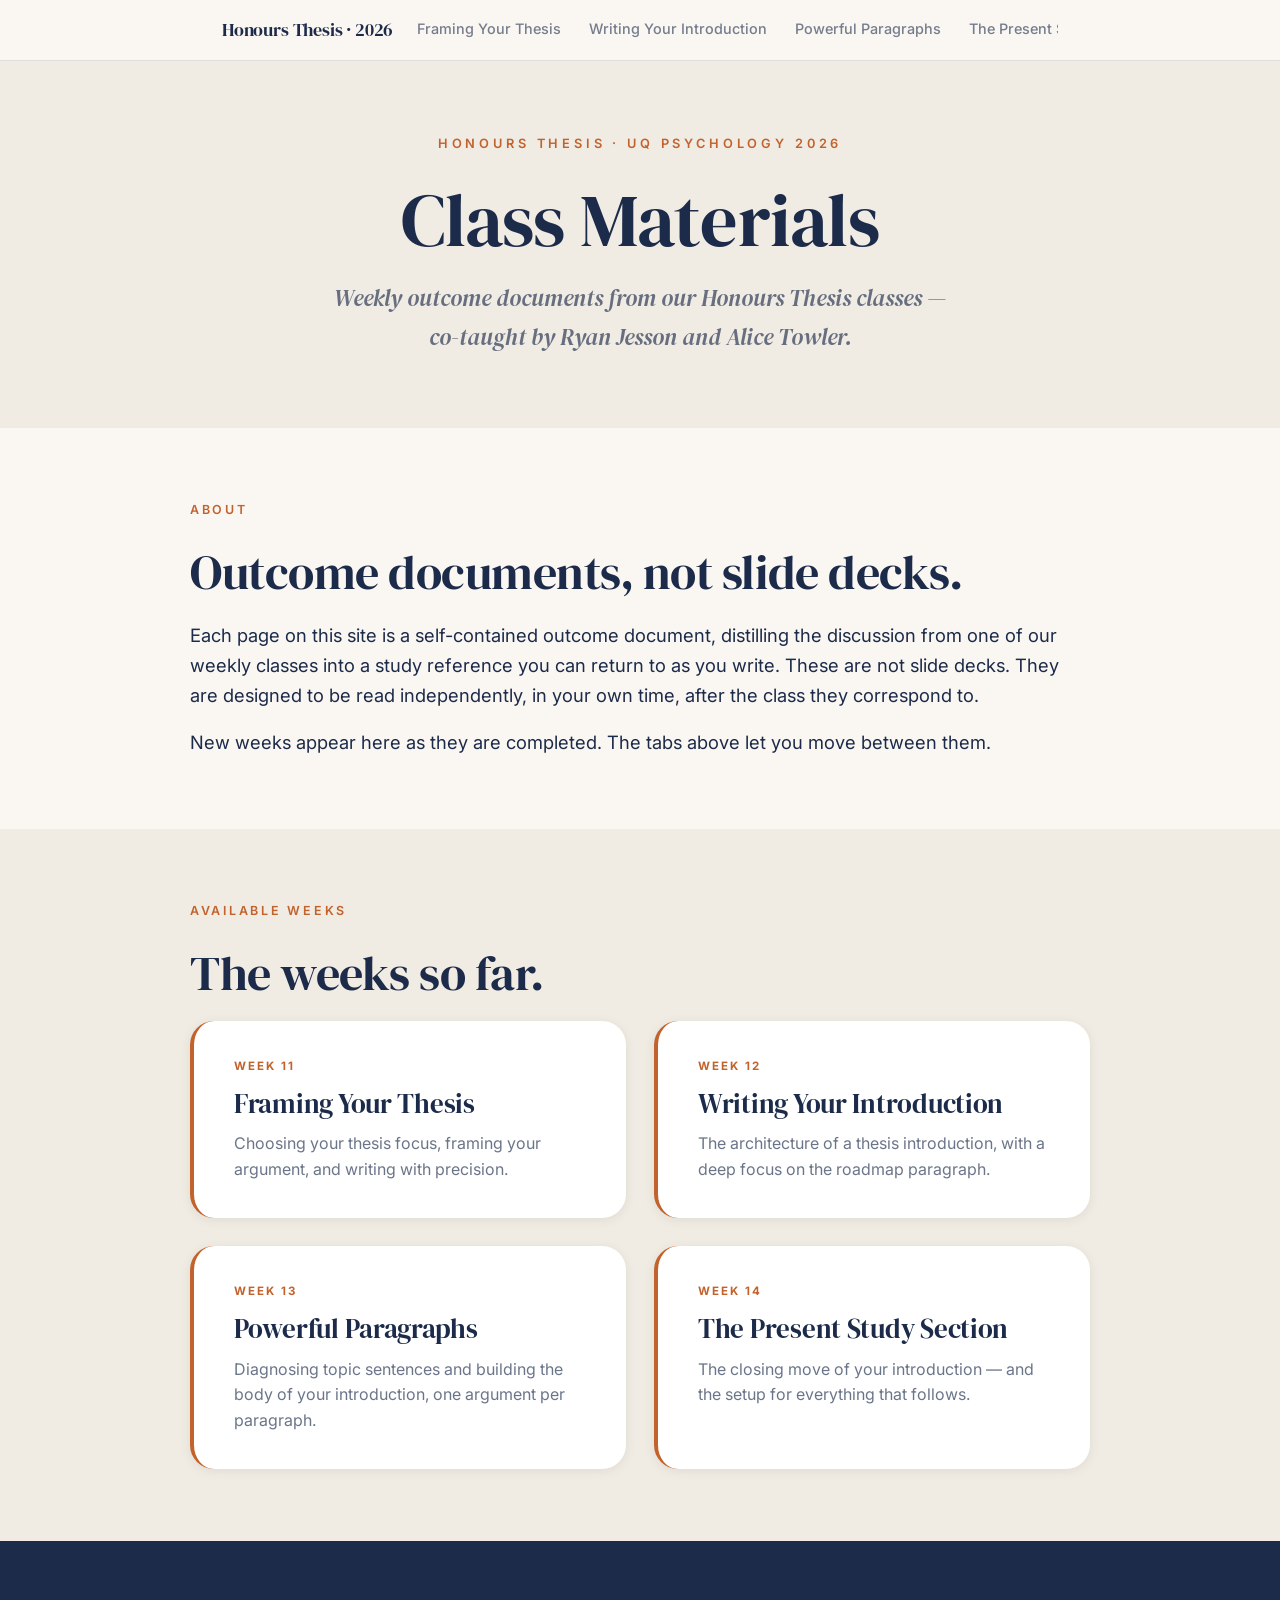
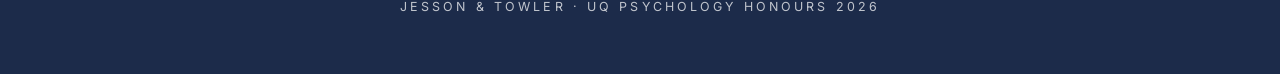
<file: index.html>
<!doctype html>
<html lang="en">
<head>
<meta charset="utf-8" />
<meta name="viewport" content="width=device-width, initial-scale=1" />
<title>Class Materials — Honours Thesis · UQ Psychology 2026</title>
<link rel="stylesheet" href="nav.css">
<style>
  @import url('https://fonts.googleapis.com/css2?family=DM+Serif+Display:ital@0;1&family=Inter:wght@300;400;500;600;700&display=swap');

  /* Palette and typography mirror the class pages exactly. */
  :root {
    --cream:        #FAF7F2;
    --warm:         #F0EBE3;
    --navy:         #1C2B4A;
    --navy-lift:    #2A3B5F;
    --terracotta:   #C2622D;
    --white:        #FFFFFF;
    --ink:          #1C2B4A;
    --muted-ink:    rgba(28,43,74,0.65);
    --muted-white:  rgba(255,255,255,0.72);
    --shadow:       0 2px 12px rgba(0,0,0,0.07);
    --shadow-lift:  0 6px 24px rgba(0,0,0,0.10);
  }

  * { box-sizing: border-box; }
  html { scroll-behavior: smooth; }

  body {
    margin: 0;
    font-family: 'Inter', -apple-system, BlinkMacSystemFont, sans-serif;
    font-weight: 400;
    background: var(--cream);
    color: var(--ink);
    line-height: 1.65;
    -webkit-font-smoothing: antialiased;
    -moz-osx-font-smoothing: grayscale;
  }

  /* ── Section frame ──────────────────────────────────────────── */
  section {
    padding: 4.5rem 2rem;
    display: flex;
    flex-direction: column;
    align-items: center;
    justify-content: center;
  }
  section > .container {
    max-width: 900px;
    width: 100%;
    margin: 0 auto;
  }

  .bg-cream { background: var(--cream); color: var(--ink); }
  .bg-warm  { background: var(--warm);  color: var(--ink); }

  /* ── Type ───────────────────────────────────────────────────── */
  h1, h2, h3 {
    font-family: 'DM Serif Display', Georgia, serif;
    font-weight: 400;
    line-height: 1.15;
    margin: 0 0 1.25rem 0;
    letter-spacing: -0.01em;
  }

  .section-label {
    text-transform: uppercase;
    letter-spacing: 0.22em;
    font-size: 0.78rem;
    color: var(--terracotta);
    font-weight: 600;
    margin-bottom: 1.5rem;
    display: block;
  }
  .section-title {
    font-size: clamp(2rem, 4vw, 3rem);
    margin-bottom: 1.25rem;
  }

  p { margin: 0 0 1rem 0; }
  .lede { font-size: 1.15rem; }
  .lede:last-child { margin-bottom: 0; }

  /* ── Hero (smaller than the 90vh week-page heroes) ──────────── */
  .landing-hero {
    min-height: 40vh;
    text-align: center;
  }
  .landing-hero .eyebrow {
    text-transform: uppercase;
    letter-spacing: 0.3em;
    color: var(--terracotta);
    font-size: 0.8rem;
    font-weight: 600;
    margin-bottom: 1.75rem;
  }
  .landing-hero h1 {
    font-size: clamp(2.8rem, 6vw, 4.6rem);
    line-height: 1.05;
    margin-bottom: 1.25rem;
  }
  .landing-hero .hero-sub {
    font-family: 'DM Serif Display', serif;
    font-style: italic;
    font-size: clamp(1.1rem, 2vw, 1.45rem);
    color: var(--muted-ink);
    max-width: 640px;
    margin: 0 auto;
  }

  /* ── Weeks card grid ────────────────────────────────────────── */
  .week-grid {
    display: grid;
    grid-template-columns: 1fr 1fr;
    gap: 1.75rem;
    margin-top: 0.5rem;
  }
  .week-card {
    background: var(--white);
    border-radius: 1.5rem;
    border-left: 4px solid var(--terracotta);
    box-shadow: var(--shadow);
    padding: 2.25rem 2.5rem;
    text-decoration: none;
    color: var(--ink);
    display: flex;
    flex-direction: column;
    transition: transform 0.18s, box-shadow 0.18s;
  }
  .week-card:hover {
    transform: translateY(-4px);
    box-shadow: var(--shadow-lift);
  }
  .week-card-label {
    text-transform: uppercase;
    letter-spacing: 0.18em;
    font-size: 0.72rem;
    font-weight: 700;
    color: var(--terracotta);
    margin-bottom: 0.75rem;
  }
  .week-card-title {
    font-size: 1.7rem;
    color: var(--navy);
    margin: 0 0 0.75rem 0;
  }
  .week-card-desc {
    font-size: 1rem;
    line-height: 1.6;
    color: var(--muted-ink);
    margin: 0;
  }

  /* ── Footer ─────────────────────────────────────────────────── */
  .site-footer {
    background: var(--navy);
    color: var(--white);
    text-align: center;
    padding: 3.5rem 2rem;
  }
  .site-footer .credit {
    text-transform: uppercase;
    letter-spacing: 0.25em;
    font-size: 0.78rem;
    color: var(--muted-white);
  }

  /* ── Responsive ─────────────────────────────────────────────── */
  @media (max-width: 640px) {
    section { padding: 3.5rem 1.25rem; }
    .week-grid { grid-template-columns: 1fr; gap: 1.25rem; }
    .week-card { padding: 1.75rem; }
  }
</style>
</head>
<body>

<div id="site-nav"></div>
<script src="nav.js"></script>

<!-- ══════════ HERO ══════════ -->
<section class="bg-warm landing-hero">
  <div class="container">
    <div class="eyebrow">Honours Thesis · UQ Psychology 2026</div>
    <h1>Class Materials</h1>
    <div class="hero-sub">Weekly outcome documents from our Honours Thesis classes — co-taught by Ryan Jesson and Alice Towler.</div>
  </div>
</section>

<!-- ══════════ ABOUT ══════════ -->
<section class="bg-cream">
  <div class="container">
    <span class="section-label">About</span>
    <h2 class="section-title">Outcome documents, not slide decks.</h2>
    <p class="lede">Each page on this site is a self-contained outcome document, distilling the discussion from one of our weekly classes into a study reference you can return to as you write. These are not slide decks. They are designed to be read independently, in your own time, after the class they correspond to.</p>
    <p class="lede">New weeks appear here as they are completed. The tabs above let you move between them.</p>
  </div>
</section>

<!-- ══════════ WEEKS ══════════ -->
<section class="bg-warm">
  <div class="container">
    <span class="section-label">Available Weeks</span>
    <h2 class="section-title">The weeks so far.</h2>
    <div id="week-cards" class="week-grid"></div>
  </div>
</section>

<!-- ══════════ FOOTER ══════════ -->
<footer class="site-footer">
  <div class="credit">Jesson &amp; Towler · UQ Psychology Honours 2026</div>
</footer>

<!-- Week cards render from the same manifest as the nav (see nav.js). -->
<script>
  (function () {
    var mount = document.getElementById('week-cards');
    if (!mount || !window.SITE_PAGES) return;
    mount.innerHTML = window.SITE_PAGES.map(function (page) {
      return '<a class="week-card" href="' + page.file + '">' +
               '<span class="week-card-label">' + page.week + '</span>' +
               '<h3 class="week-card-title">' + page.label + '</h3>' +
               '<p class="week-card-desc">' + page.description + '</p>' +
             '</a>';
    }).join('');
  })();
</script>

</body>
</html>
</file>
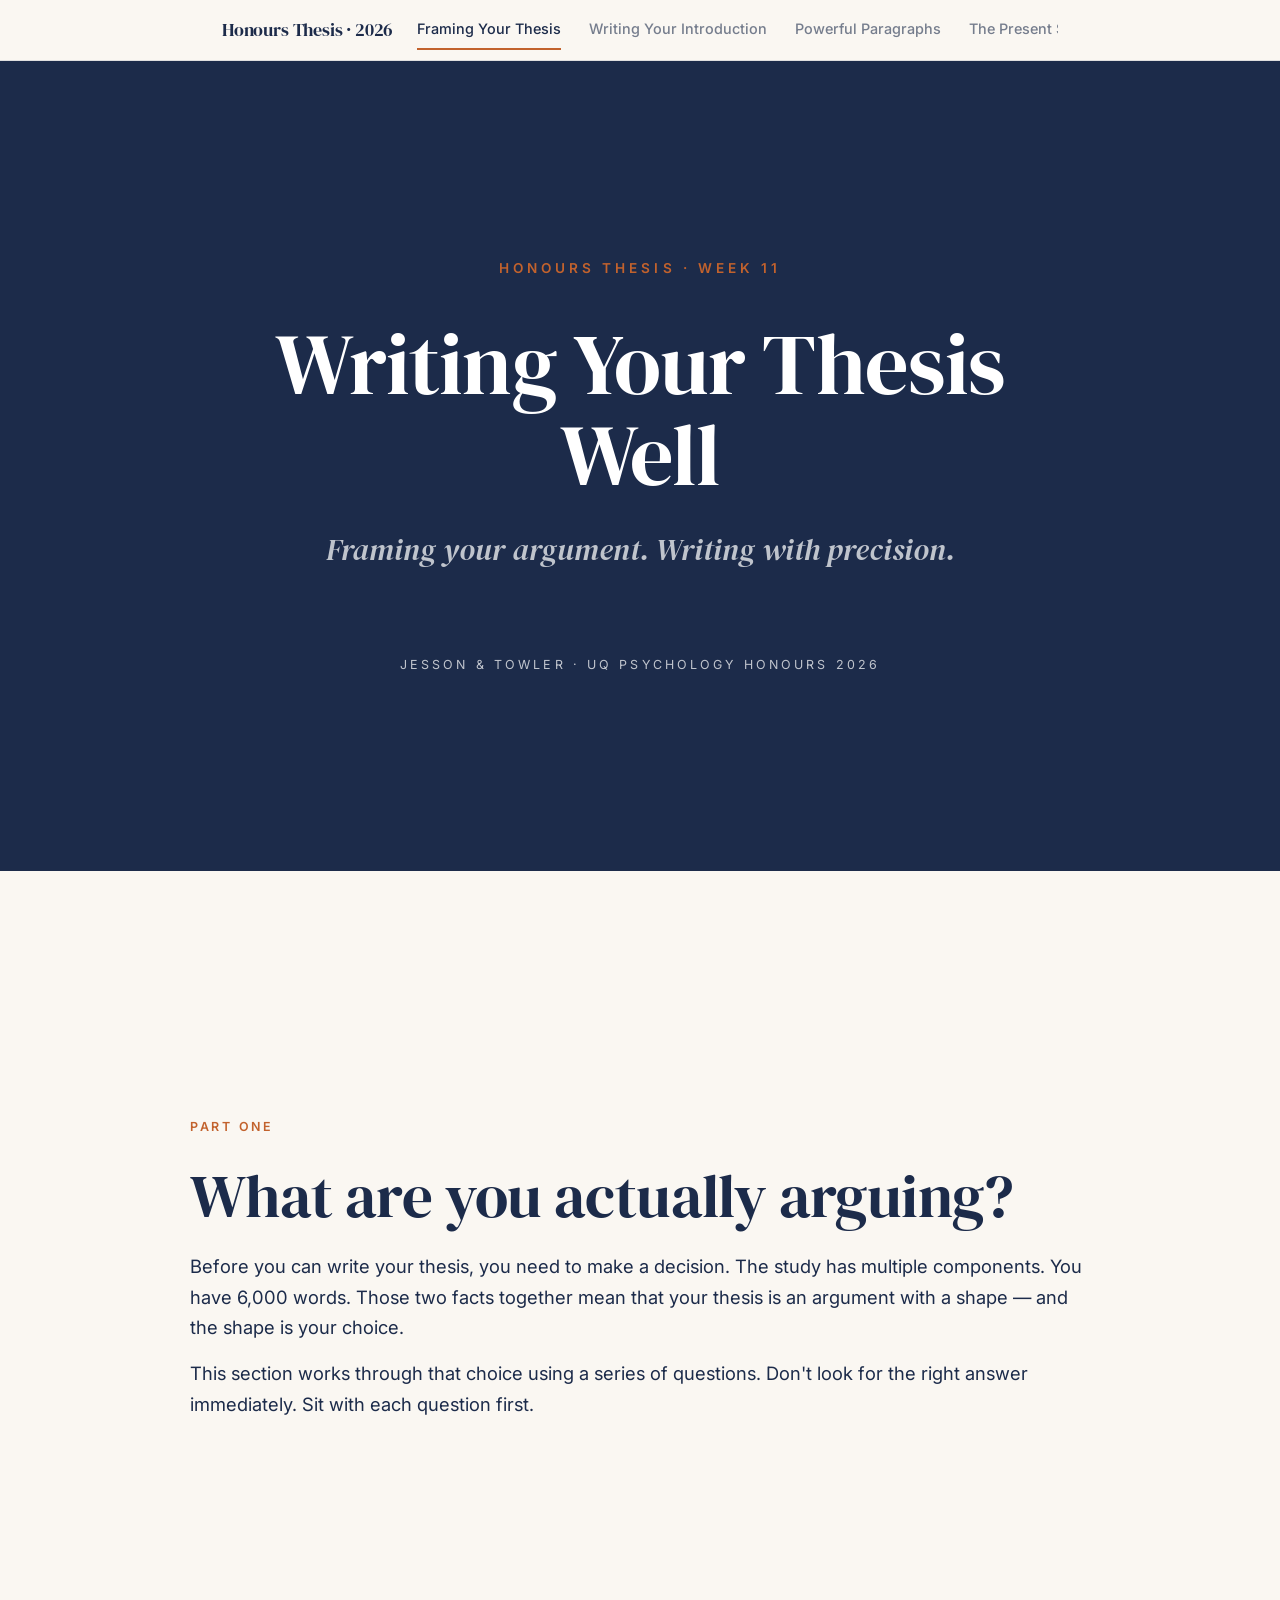
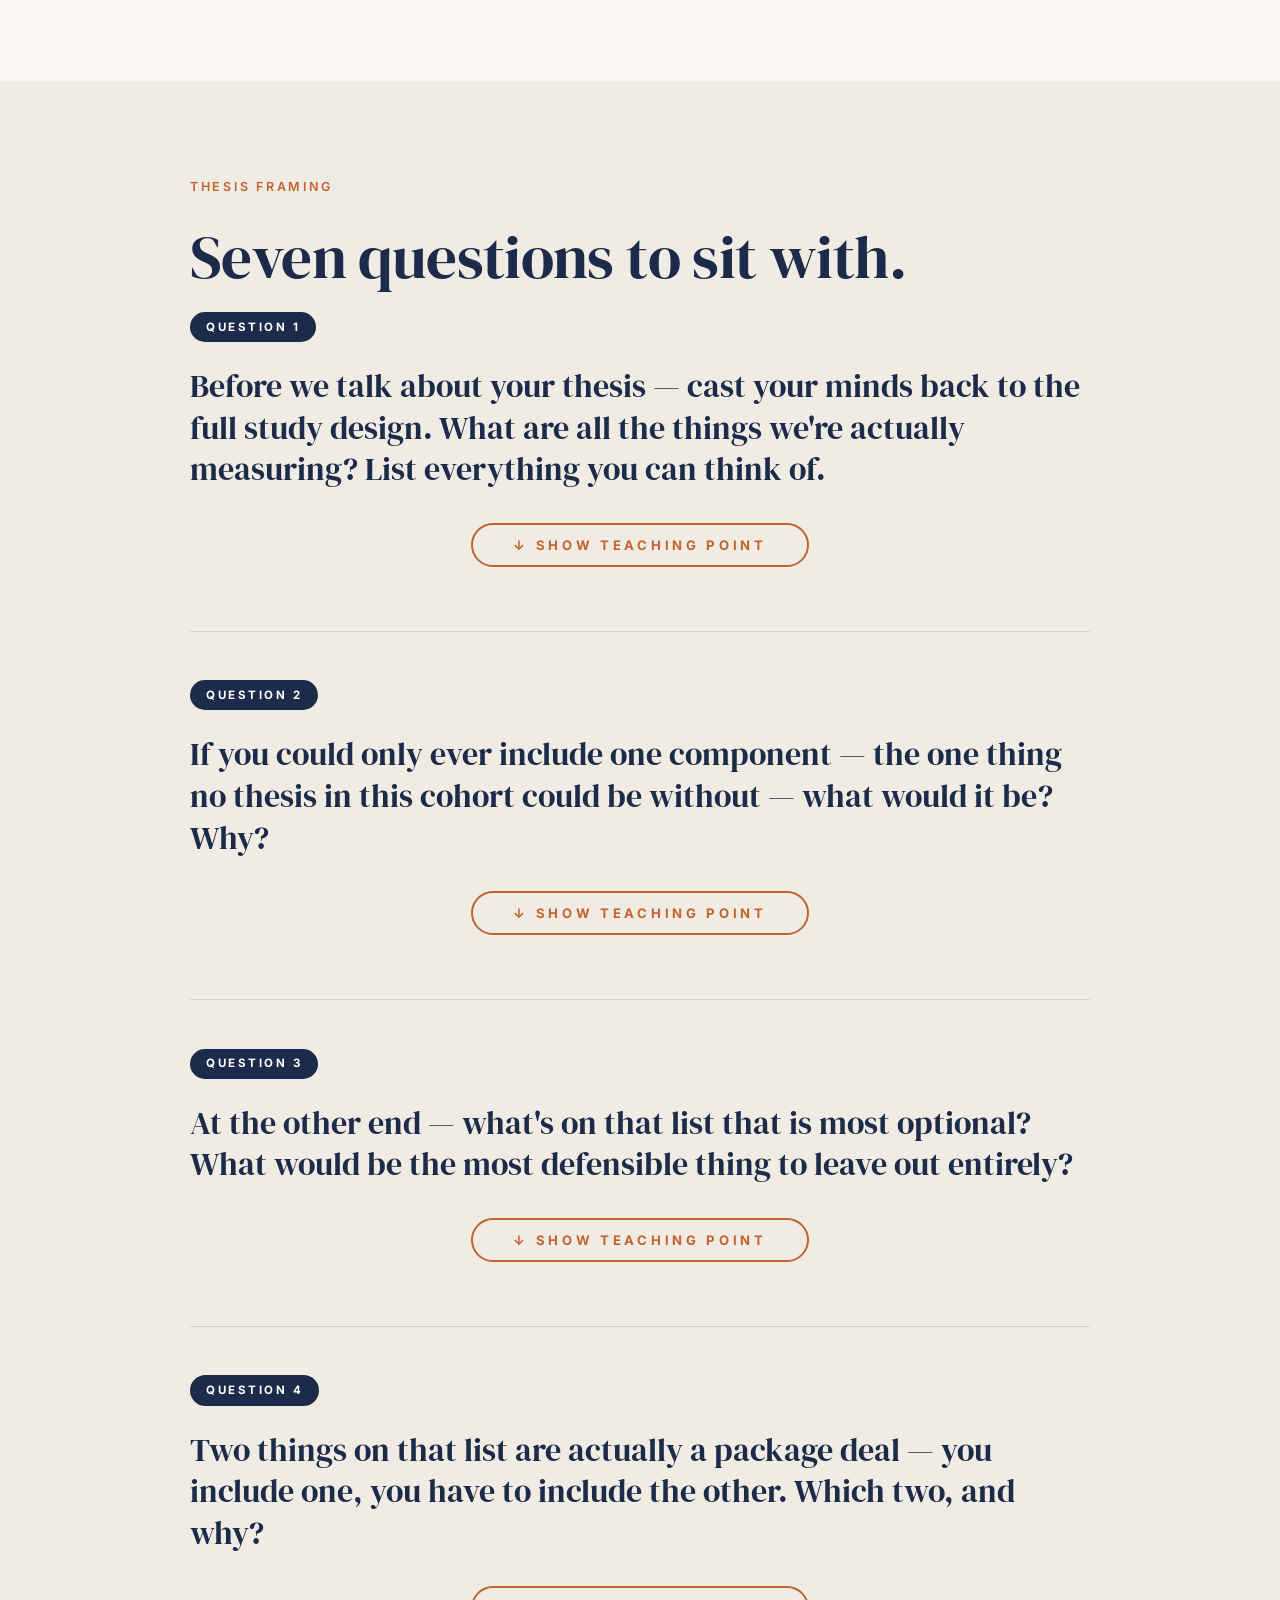
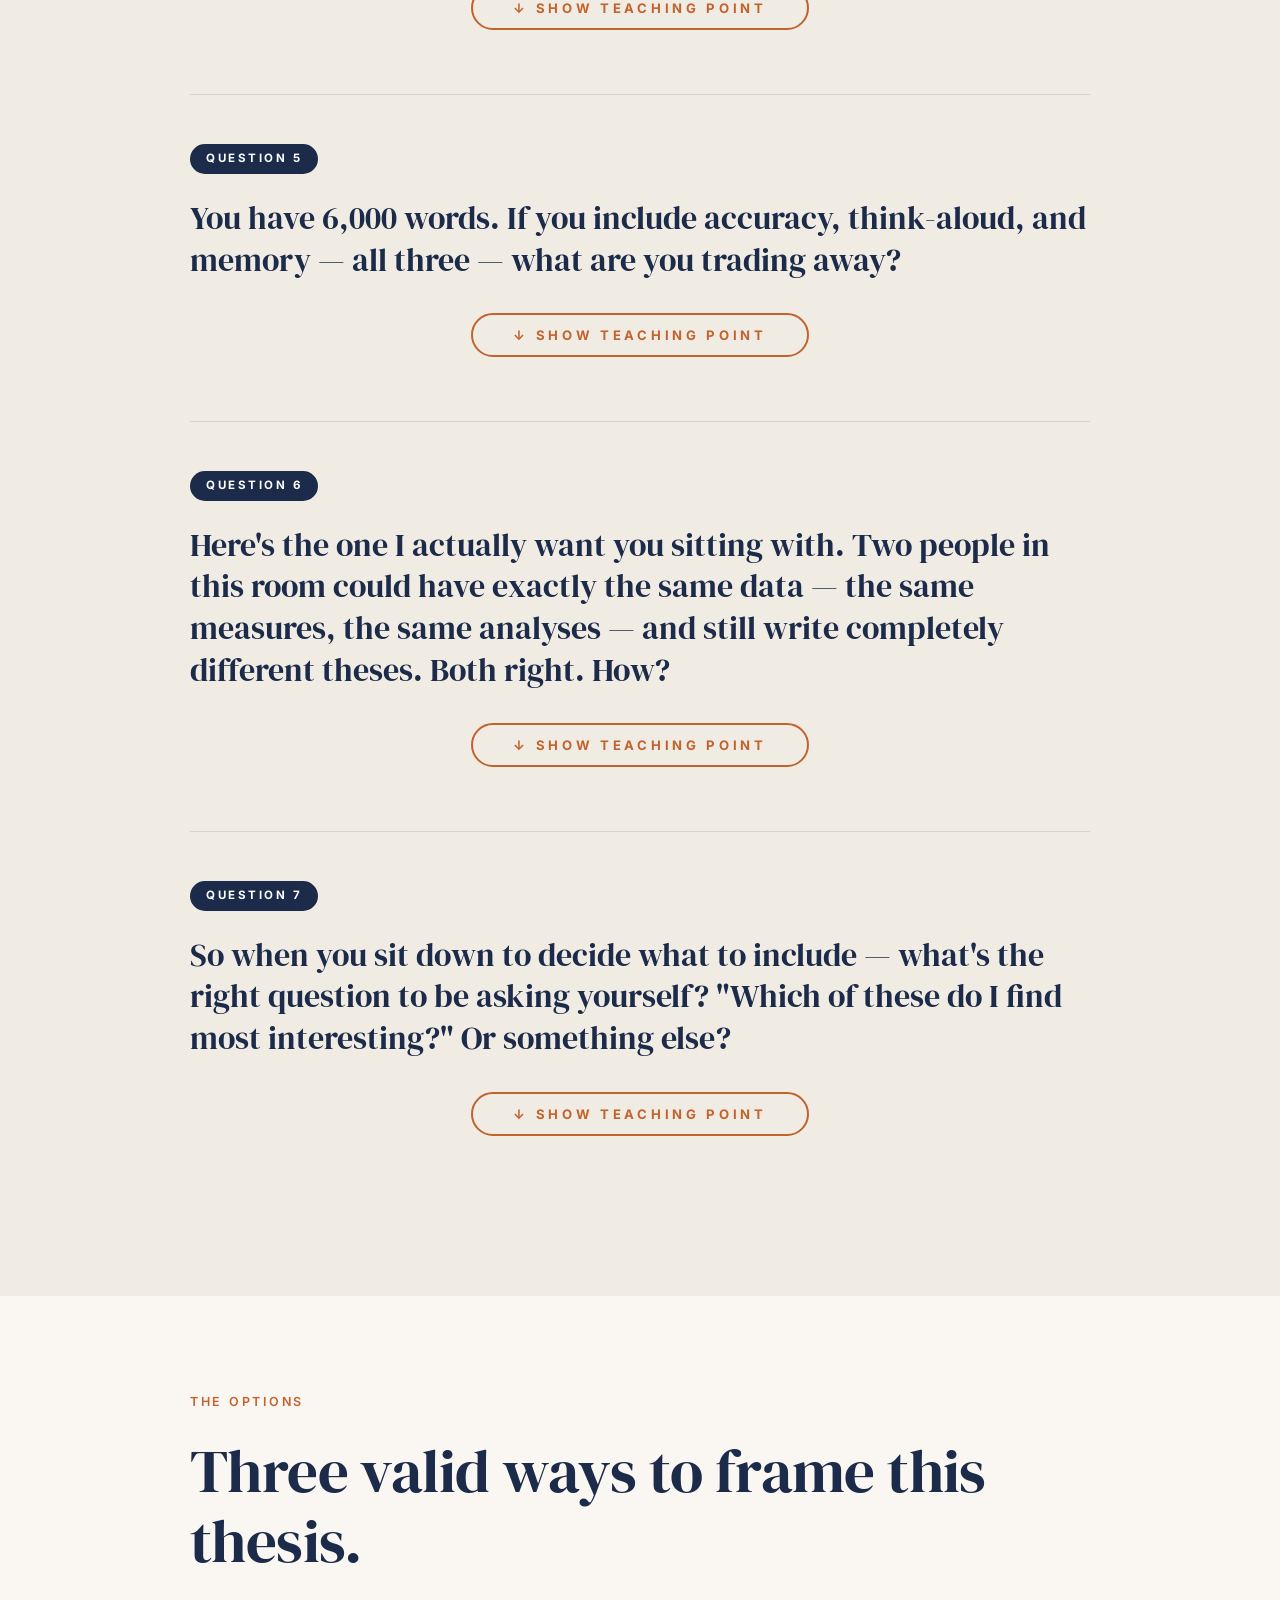
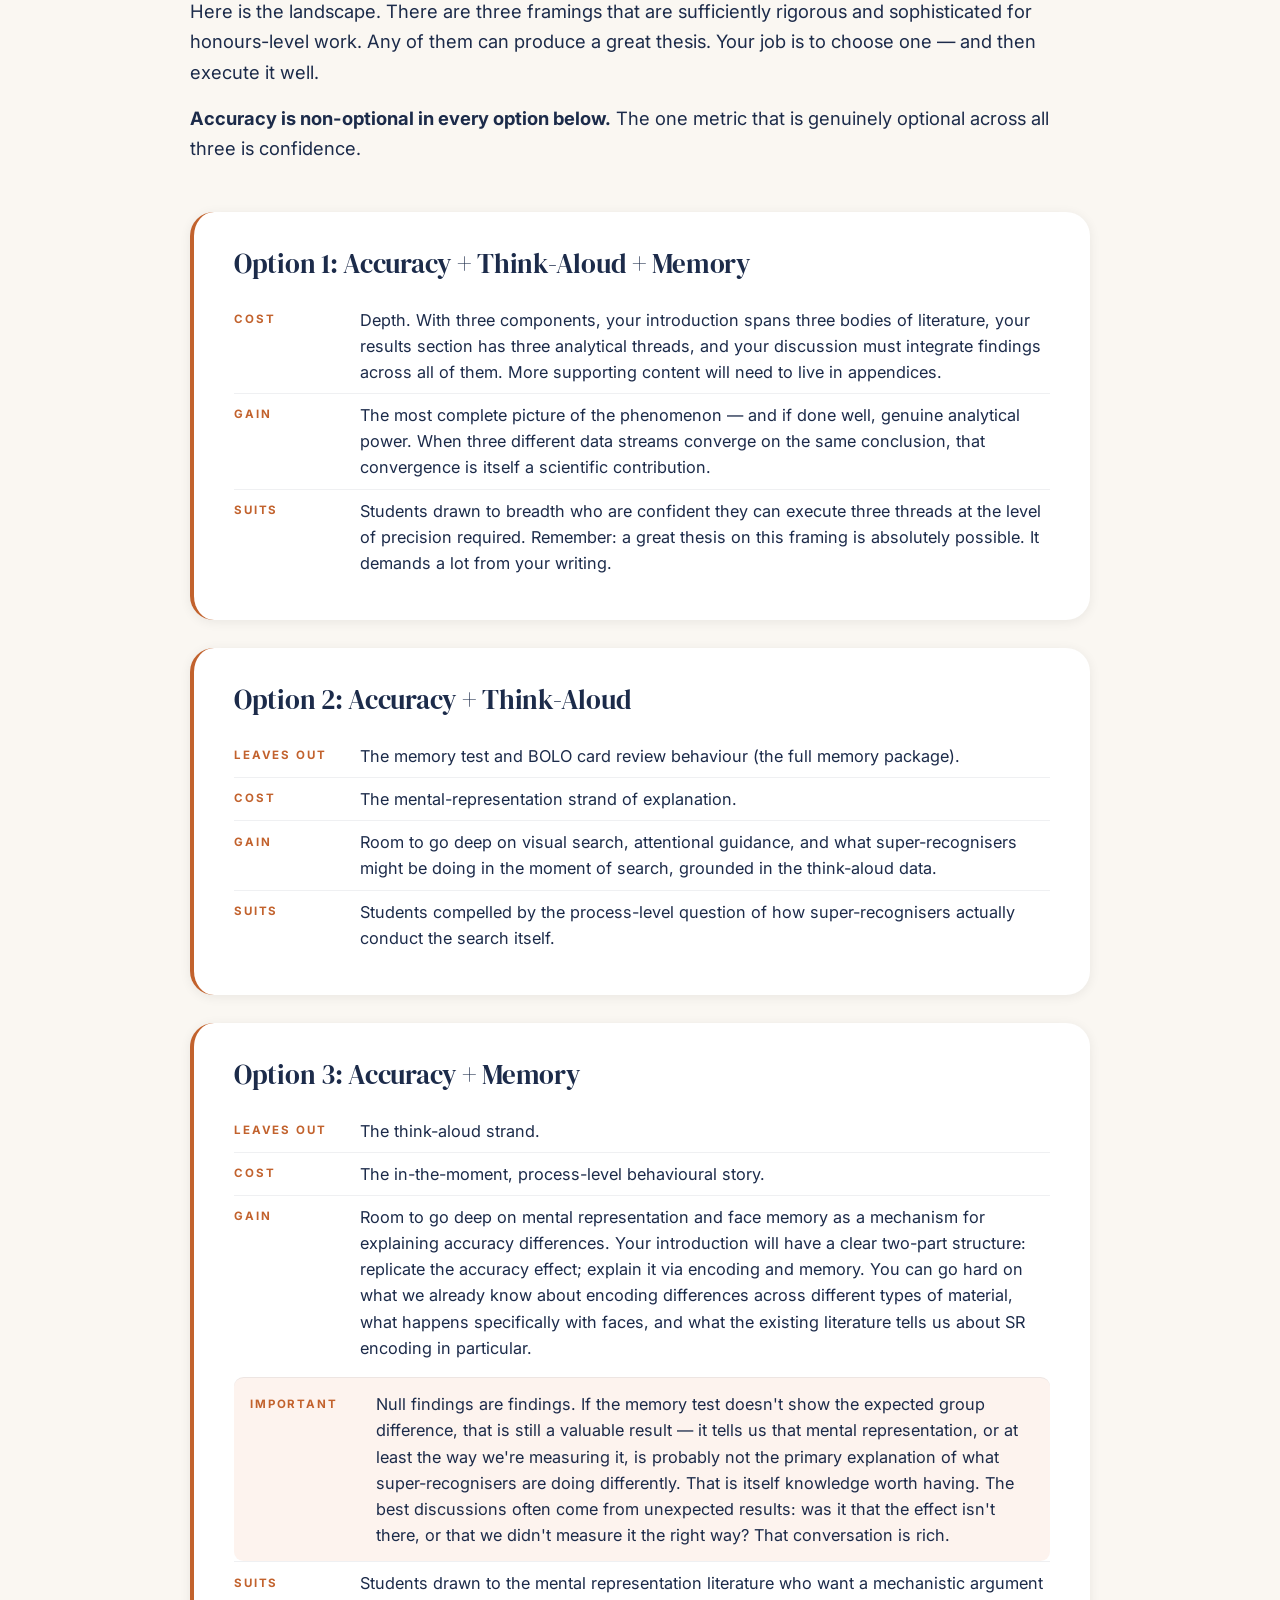
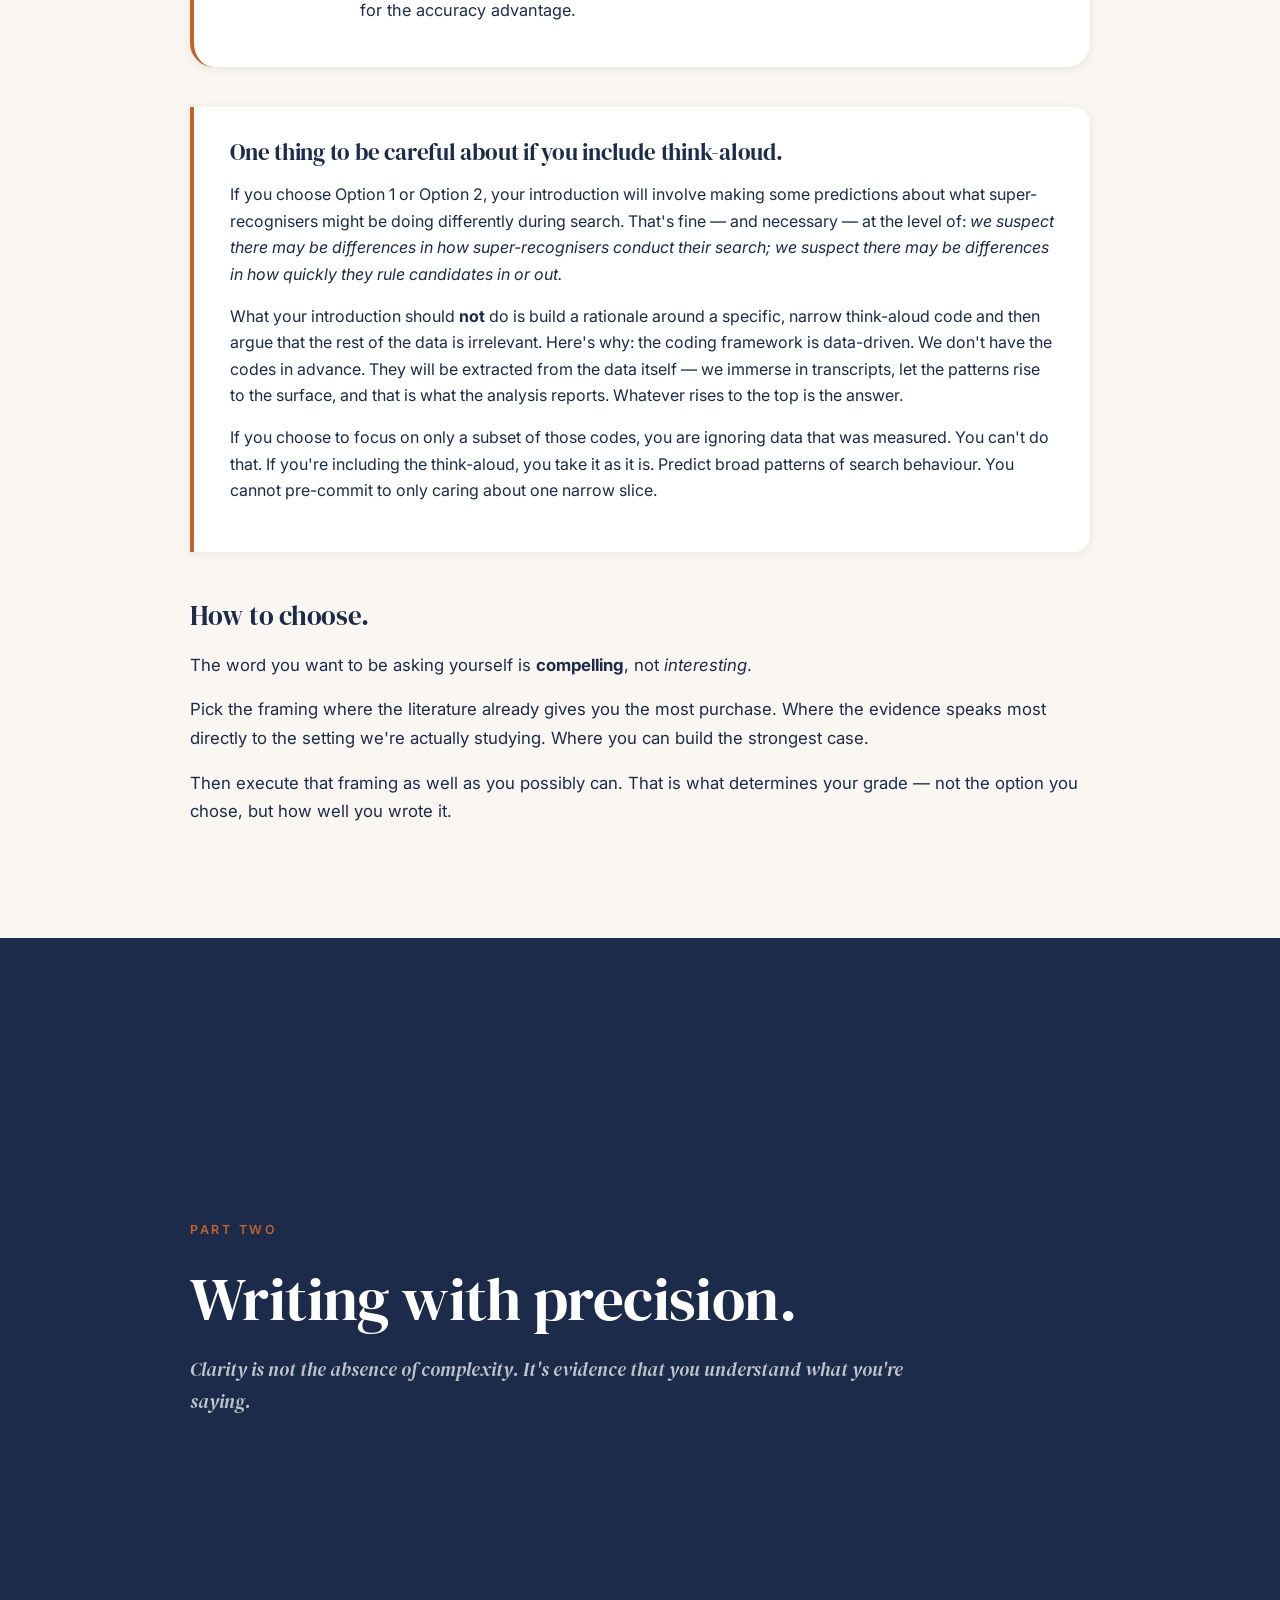
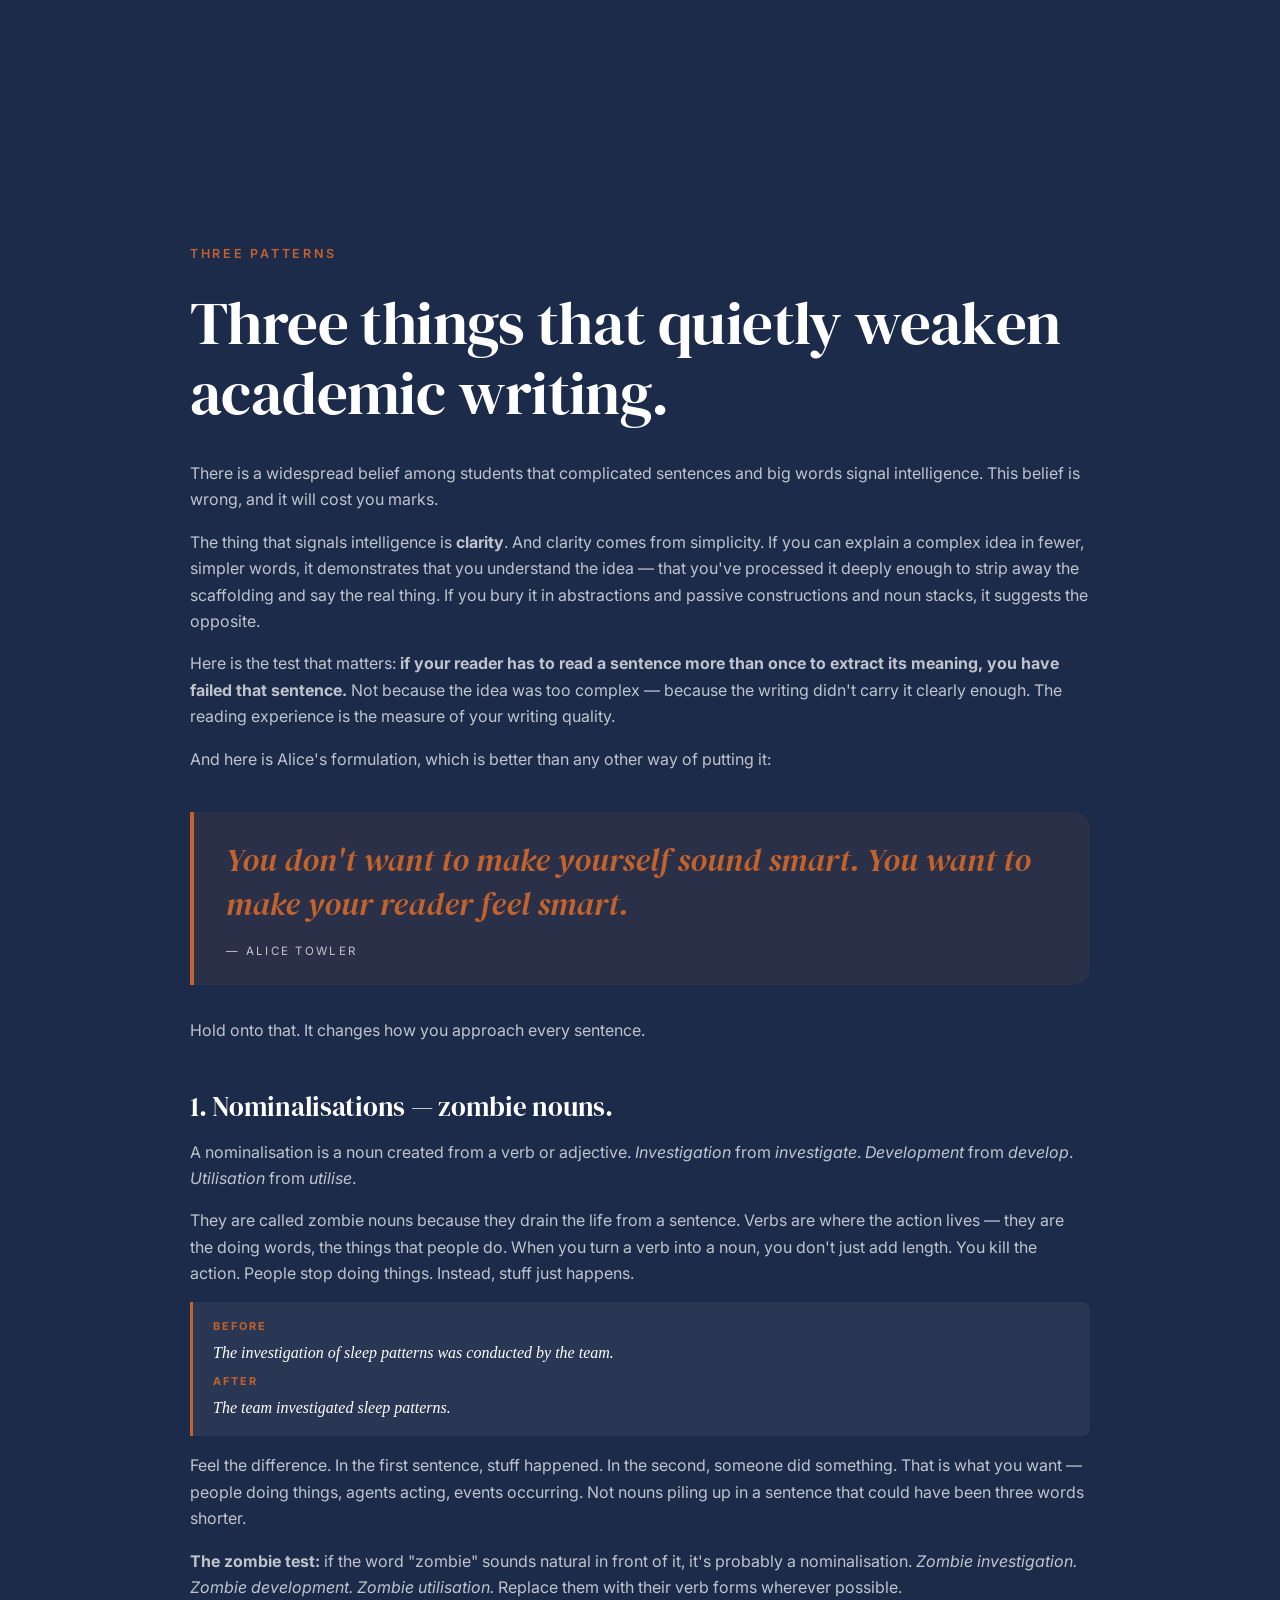
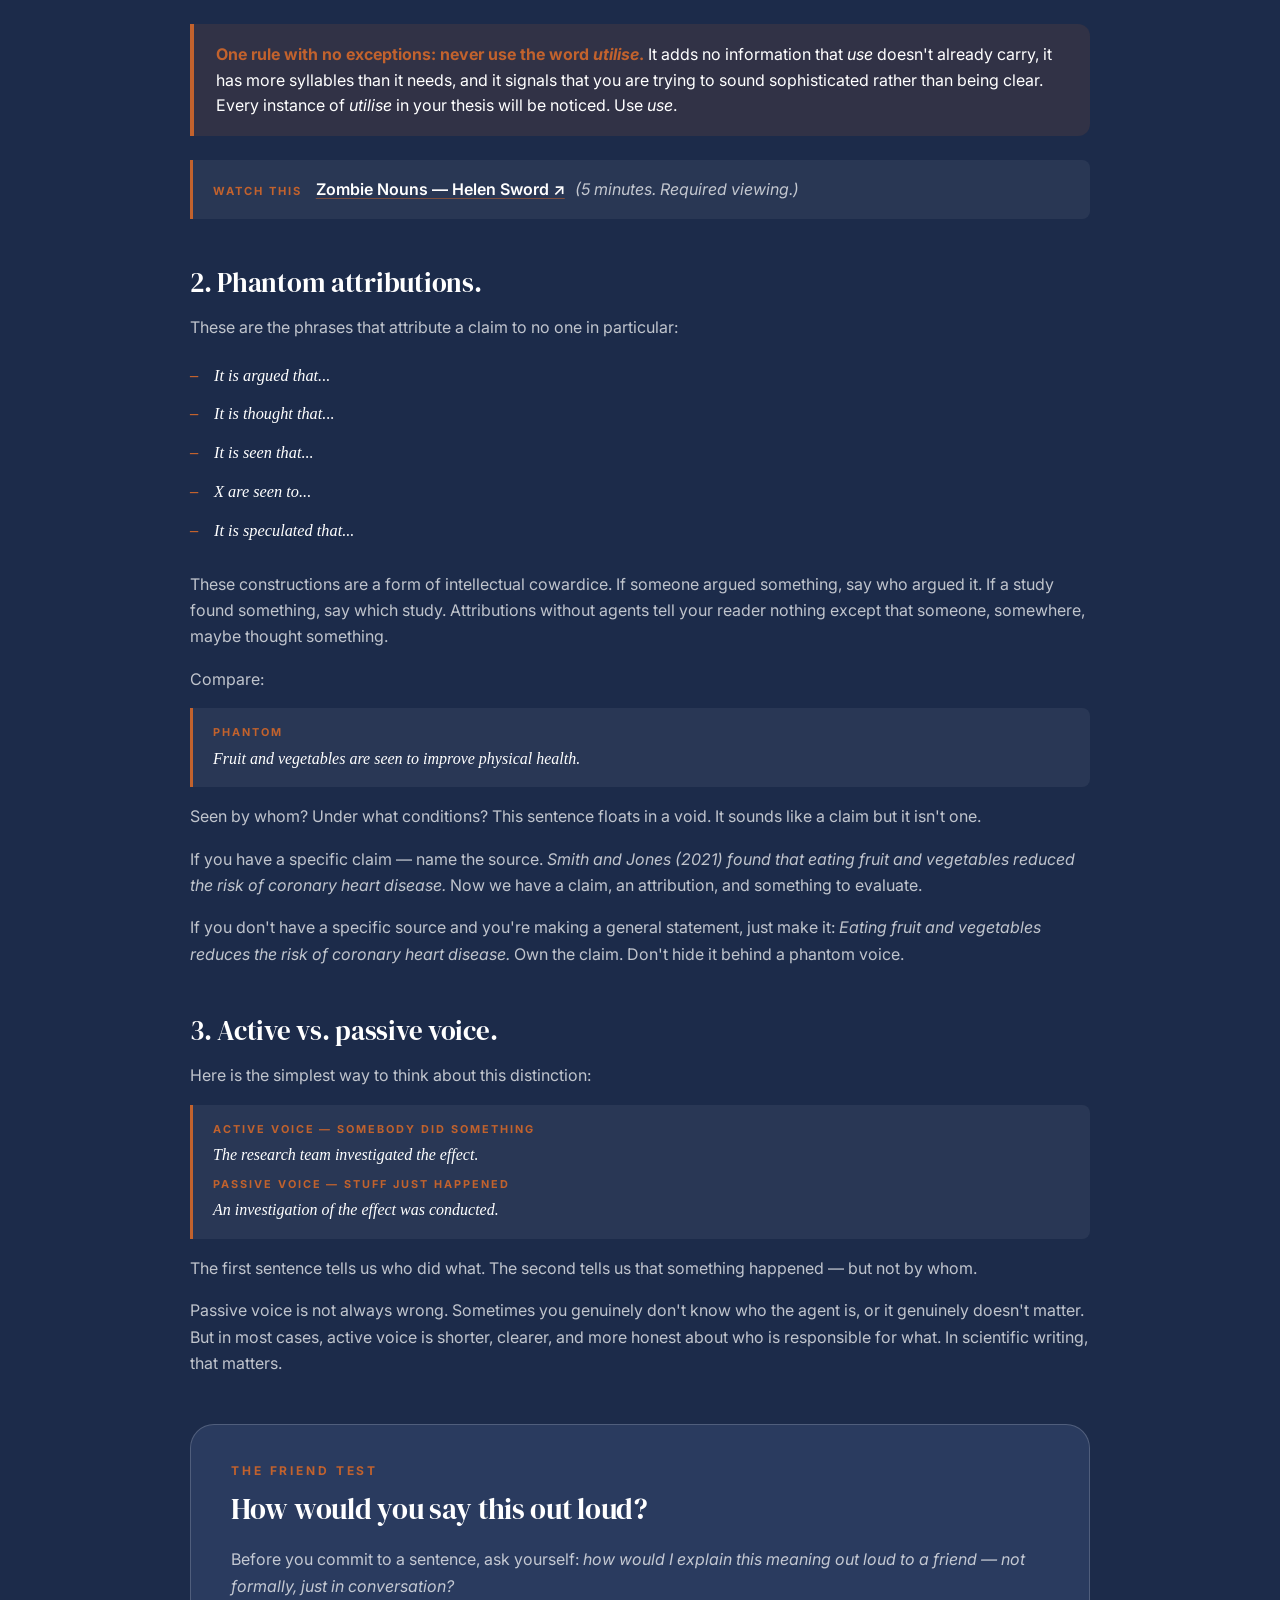
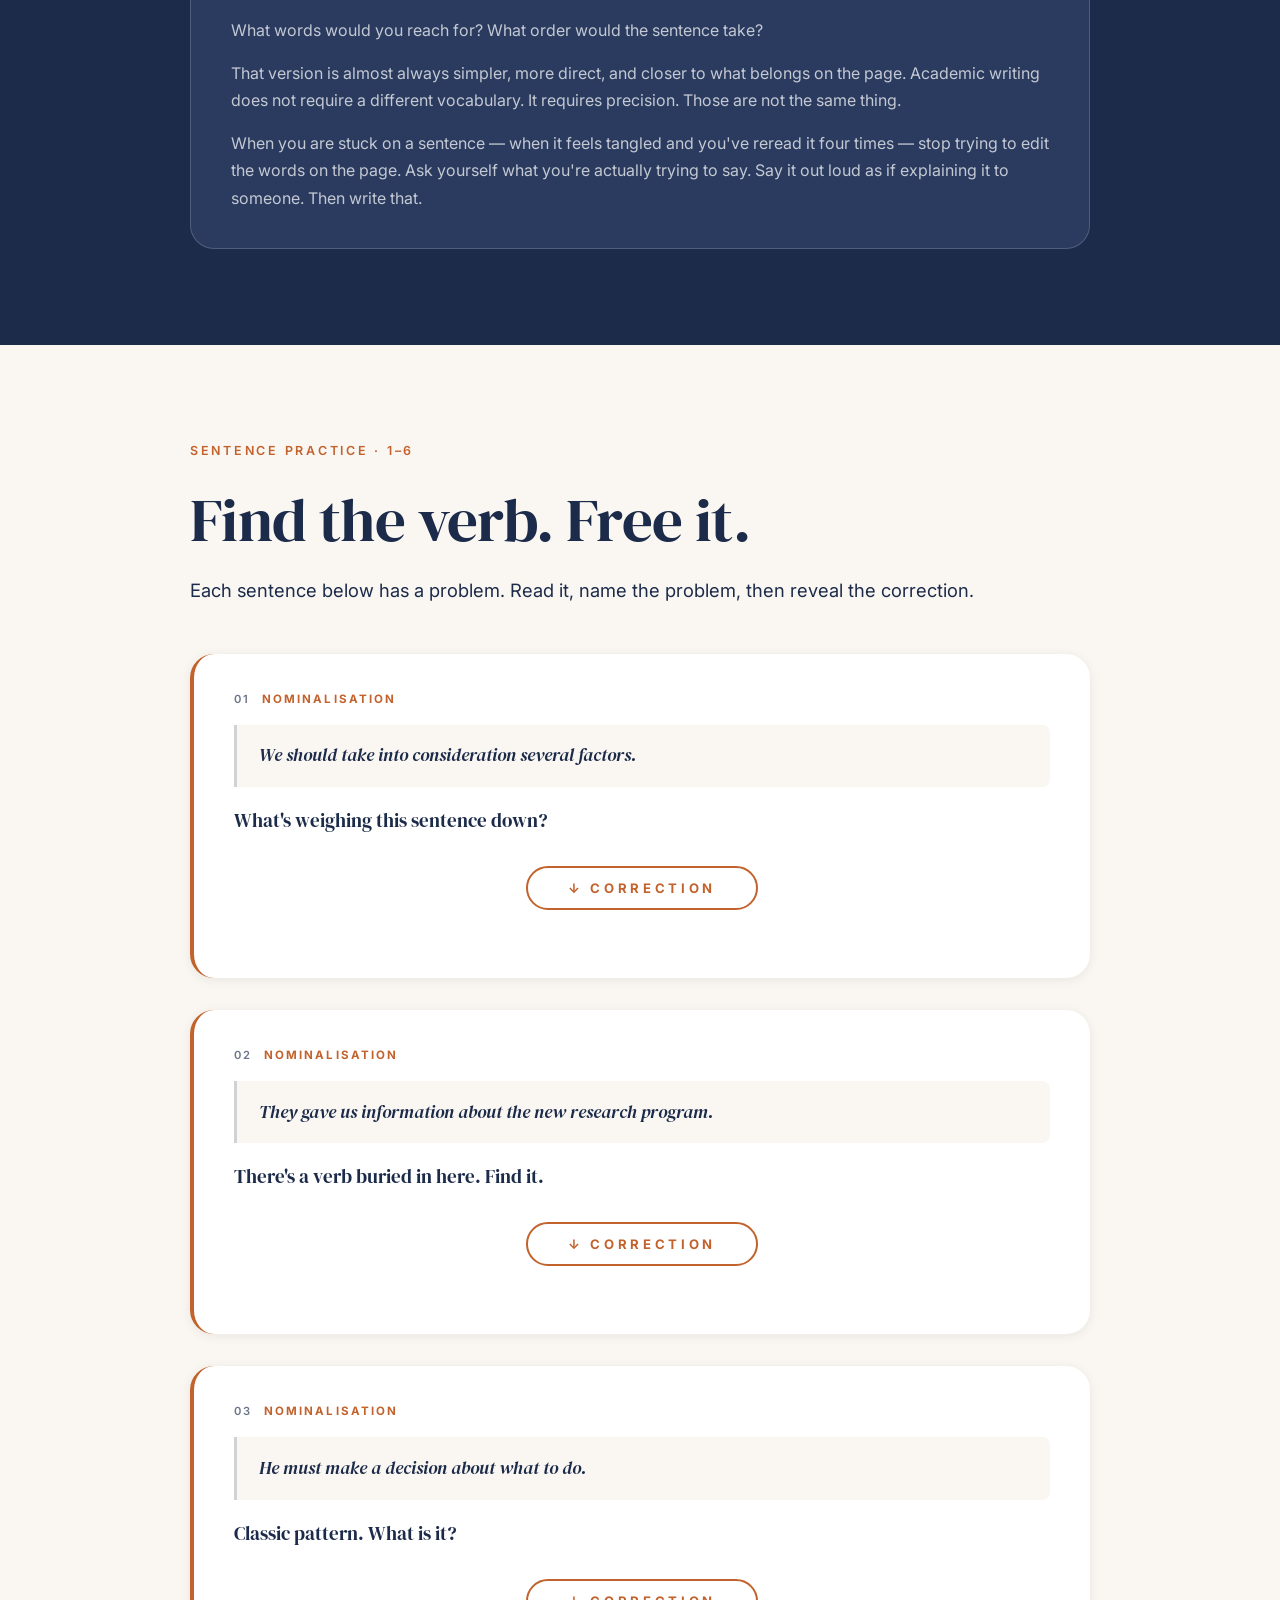
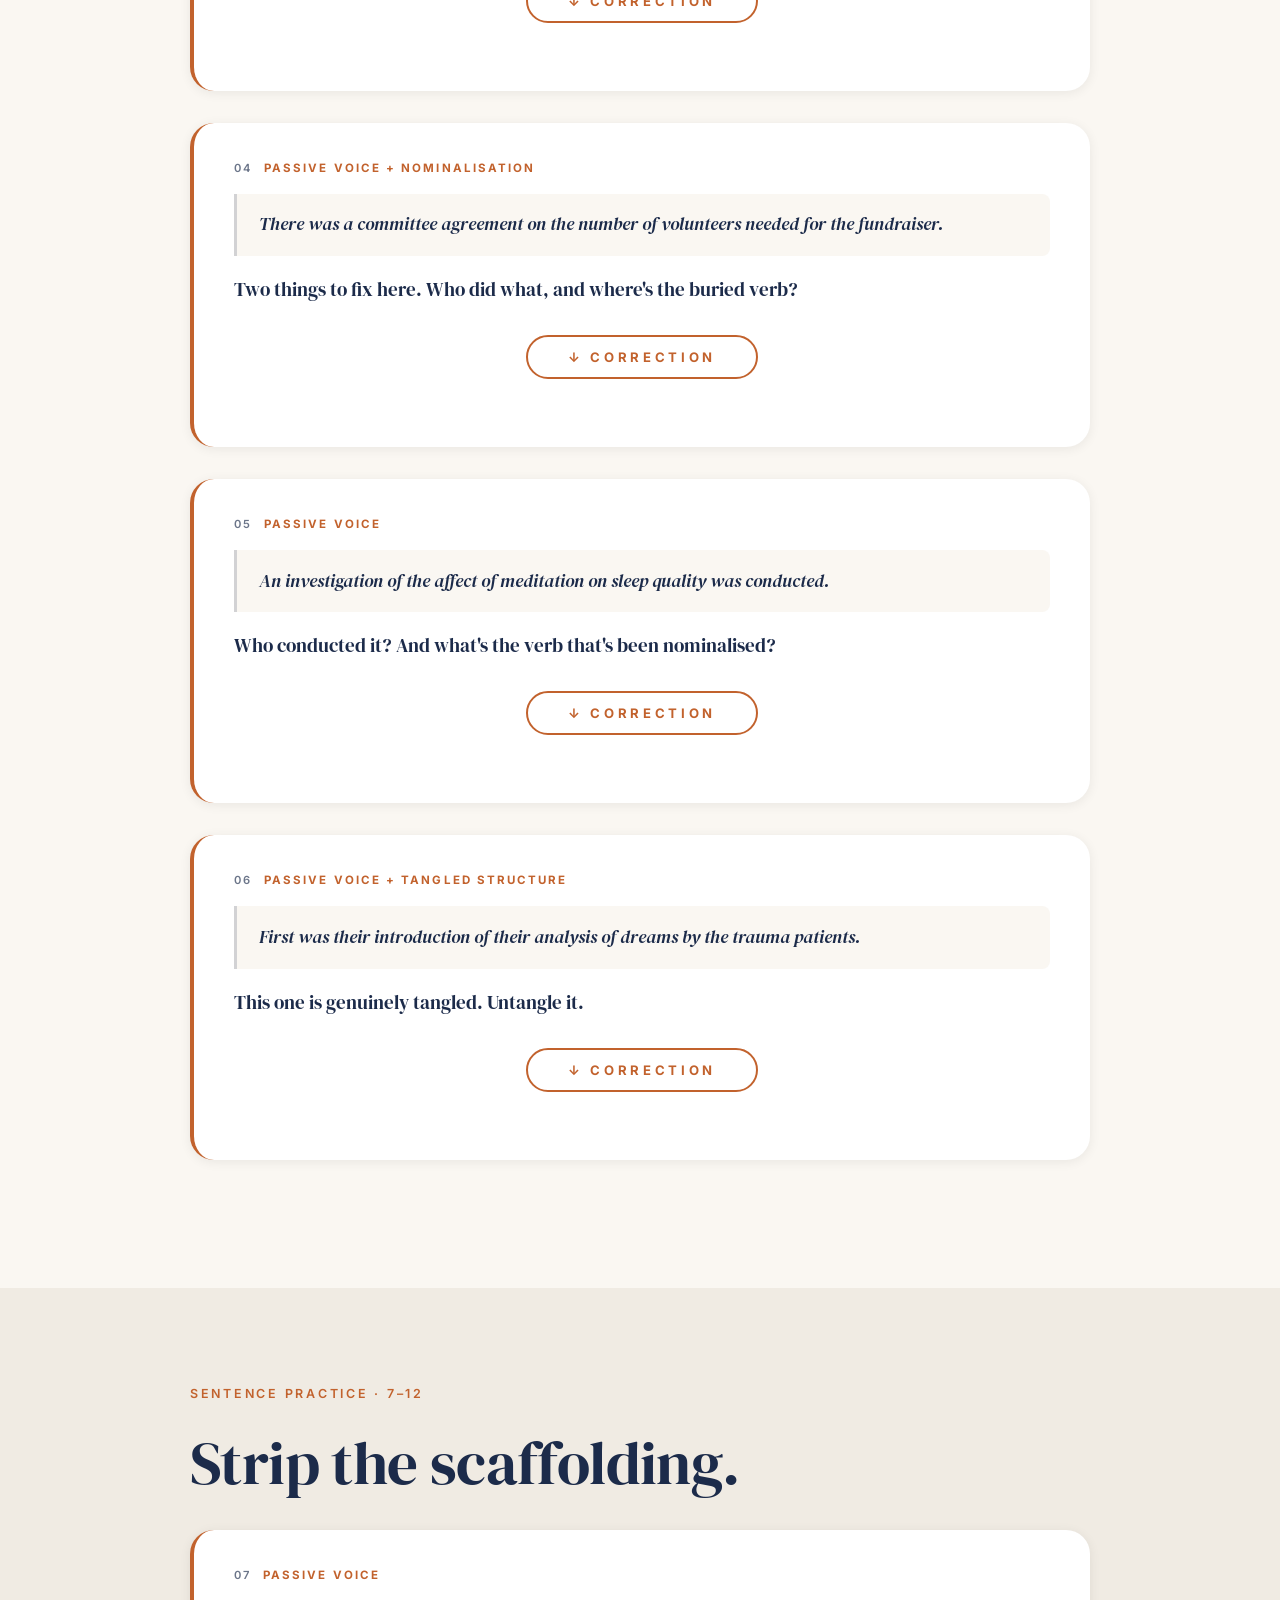
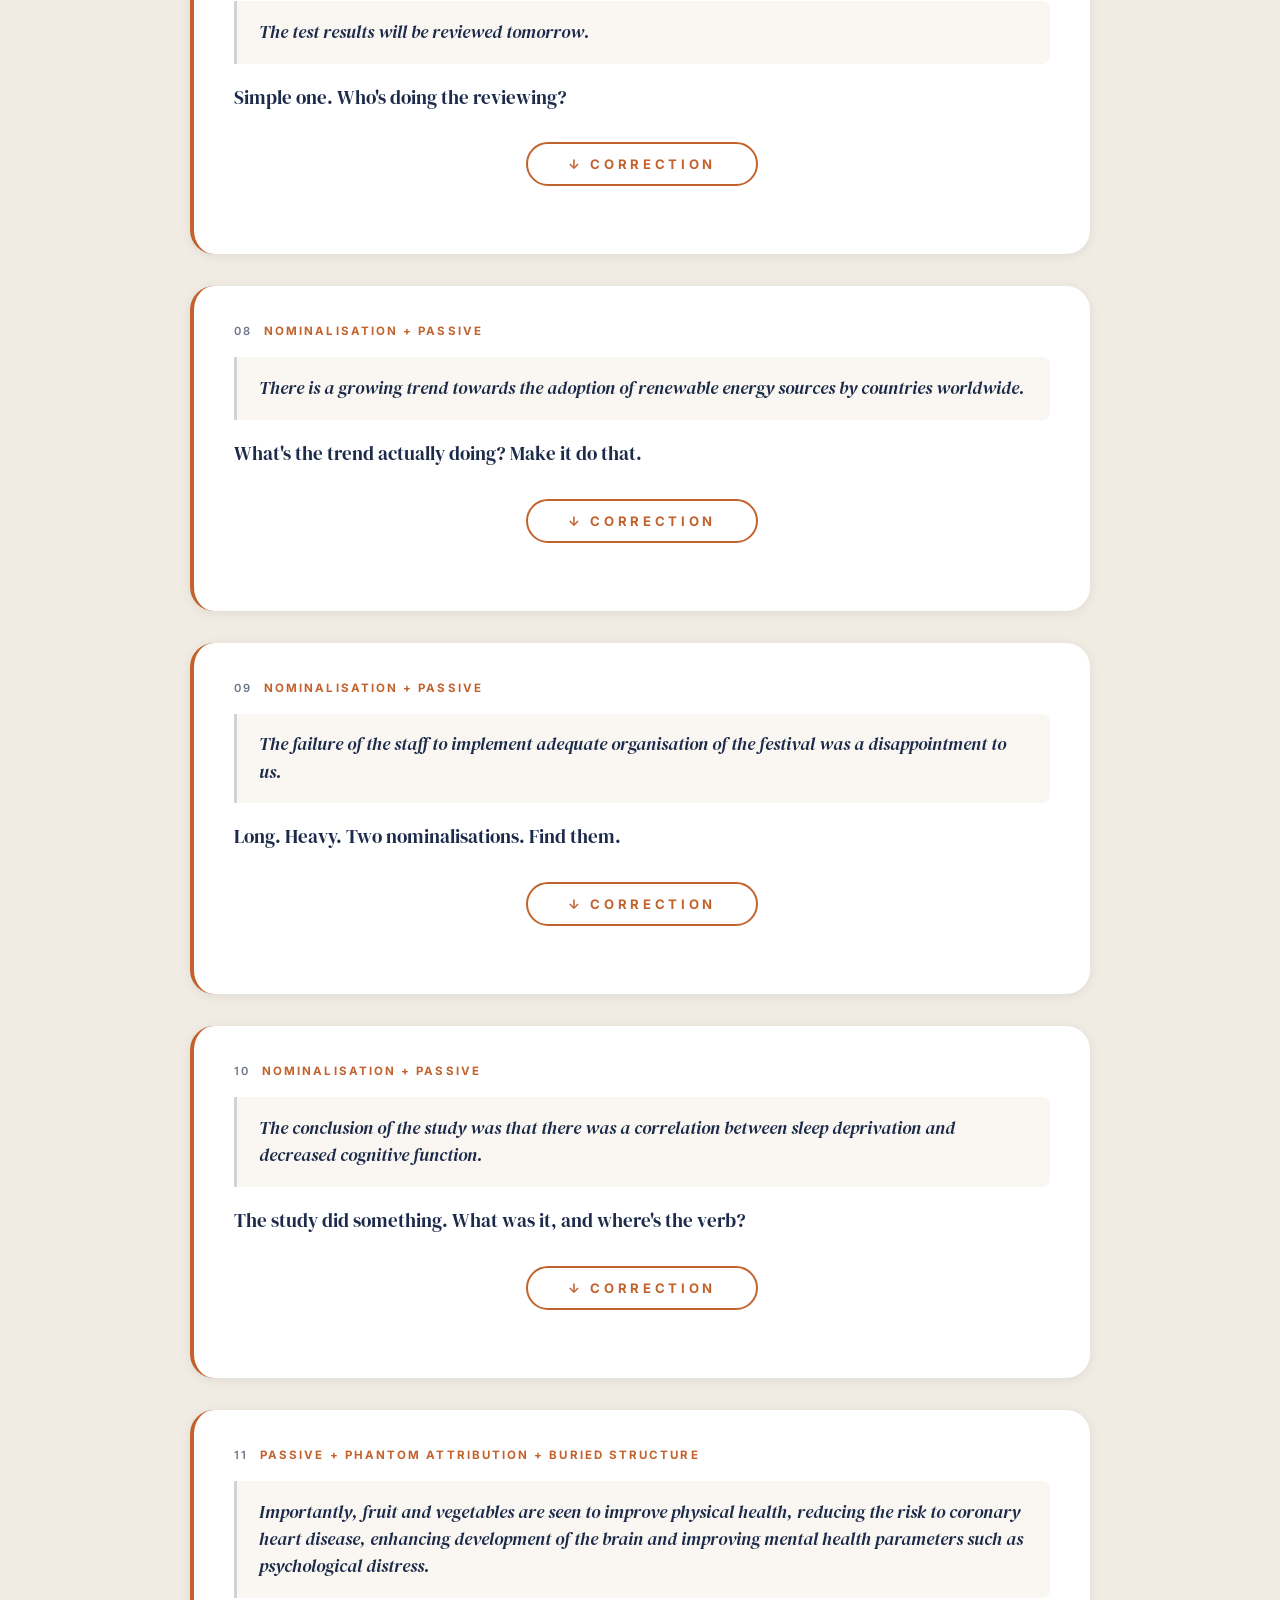
<file: week11_class.html>
<!doctype html>
<html lang="en">
<head>
<meta charset="utf-8" />
<meta name="viewport" content="width=device-width, initial-scale=1" />
<title>Writing Your Thesis Well — Honours Thesis · Week 11</title>
<style>
  @import url('https://fonts.googleapis.com/css2?family=DM+Serif+Display:ital@0;1&family=Inter:wght@300;400;500;600;700&display=swap');

  :root {
    --cream:        #FAF7F2;
    --warm:         #F0EBE3;
    --navy:         #1C2B4A;
    --navy-lift:    #2A3B5F;
    --navy-border:  rgba(255,255,255,0.18);
    --terracotta:   #C2622D;
    --terracotta-soft: #FDF3EE;
    --reveal-bg:    #FFF8F5;
    --white:        #FFFFFF;
    --ink:          #1C2B4A;
    --muted-ink:    rgba(28,43,74,0.65);
    --muted-white:  rgba(255,255,255,0.72);
    --shadow:       0 2px 12px rgba(0,0,0,0.07);
    --shadow-lift:  0 6px 24px rgba(0,0,0,0.10);
  }

  * { box-sizing: border-box; }
  html { scroll-behavior: smooth; }

  body {
    margin: 0;
    font-family: 'Inter', -apple-system, BlinkMacSystemFont, sans-serif;
    font-weight: 400;
    background: var(--cream);
    color: var(--ink);
    line-height: 1.65;
    -webkit-font-smoothing: antialiased;
    -moz-osx-font-smoothing: grayscale;
  }

  /* ── Section frame ──────────────────────────────────────────── */
  section {
    min-height: 90vh;
    padding: 6rem 2rem;
    display: flex;
    flex-direction: column;
    align-items: center;
    justify-content: center;
  }
  section > .container {
    max-width: 900px;
    width: 100%;
    margin: 0 auto;
  }

  .bg-cream { background: var(--cream); color: var(--ink); }
  .bg-warm  { background: var(--warm);  color: var(--ink); }
  .bg-navy  { background: var(--navy);  color: var(--white); }

  /* ── Type ───────────────────────────────────────────────────── */
  h1, h2, h3, h4 {
    font-family: 'DM Serif Display', Georgia, serif;
    font-weight: 400;
    line-height: 1.15;
    margin: 0 0 1.25rem 0;
    letter-spacing: -0.01em;
  }

  .section-label {
    text-transform: uppercase;
    letter-spacing: 0.22em;
    font-size: 0.78rem;
    color: var(--terracotta);
    font-weight: 600;
    margin-bottom: 1.5rem;
    display: block;
  }

  .section-title {
    font-size: clamp(2.4rem, 5vw, 3.8rem);
    margin-bottom: 1.25rem;
  }
  .bg-navy .section-title { color: var(--white); }

  .subtitle {
    font-size: clamp(1.05rem, 1.6vw, 1.2rem);
    color: var(--muted-white);
    margin: 0 0 3rem 0;
    max-width: 740px;
    font-style: italic;
    font-family: 'DM Serif Display', serif;
  }
  .bg-cream .subtitle, .bg-warm .subtitle { color: var(--muted-ink); }

  p { margin: 0 0 1rem 0; }
  .lede { font-size: 1.15rem; }

  /* ── Hero ───────────────────────────────────────────────────── */
  .hero { text-align: center; }
  .hero .eyebrow {
    text-transform: uppercase;
    letter-spacing: 0.3em;
    color: var(--terracotta);
    font-size: 0.85rem;
    font-weight: 600;
    margin-bottom: 2.5rem;
  }
  .hero h1 {
    font-size: clamp(3.2rem, 7vw, 5.4rem);
    line-height: 1.05;
    margin-bottom: 1.5rem;
  }
  .hero .hero-sub {
    font-family: 'DM Serif Display', serif;
    font-style: italic;
    font-size: clamp(1.3rem, 2.4vw, 1.9rem);
    color: var(--muted-white);
    margin-bottom: 5rem;
  }
  .hero .credit {
    text-transform: uppercase;
    letter-spacing: 0.25em;
    font-size: 0.78rem;
    color: var(--muted-white);
  }

  /* ── Cards ──────────────────────────────────────────────────── */
  .card {
    background: var(--white);
    border-radius: 1.5rem;
    padding: 2.5rem;
    box-shadow: var(--shadow);
    color: var(--ink);
    display: flex;
    flex-direction: column;
    gap: 1rem;
  }

  .card-navy {
    background: var(--navy-lift);
    border: 1px solid var(--navy-border);
    border-radius: 1.25rem;
    padding: 2rem;
    color: var(--white);
    display: flex;
    flex-direction: column;
    gap: 0.85rem;
  }

  /* ── Reveal button ──────────────────────────────────────────── */
  .reveal-btn {
    display: block;
    margin: 2rem auto;
    background: transparent;
    border: 2px solid var(--terracotta);
    color: var(--terracotta);
    font-family: 'Inter', sans-serif;
    font-size: 0.82rem;
    font-weight: 700;
    text-transform: uppercase;
    letter-spacing: 0.28em;
    padding: 0.75rem 2.5rem;
    border-radius: 999px;
    cursor: pointer;
    transition: background 0.18s, color 0.18s;
  }
  .reveal-btn:hover {
    background: var(--terracotta);
    color: var(--white);
  }

  .reveal {
    background: var(--reveal-bg);
    border-radius: 1rem;
    padding: 2rem 2.25rem;
    margin-top: 1rem;
  }
  .reveal h3 {
    font-family: 'DM Serif Display', serif;
    font-size: 1.5rem;
    margin: 0 0 1rem 0;
    color: var(--navy);
  }
  .reveal p { font-size: 1.02rem; line-height: 1.65; }
  .reveal blockquote {
    background: var(--white);
    border-left: 3px solid var(--terracotta);
    padding: 1rem 1.4rem;
    margin: 1.25rem 0;
    font-family: 'Georgia', serif;
    font-style: italic;
    border-radius: 0 0.5rem 0.5rem 0;
  }
  .reveal em.tag {
    display: block;
    margin-top: 1rem;
    color: var(--terracotta);
    font-style: italic;
  }

  /* ── Socratic question blocks ──────────────────────────────── */
  .q-stack { width: 100%; }
  .q-block {
    border-top: 1px solid rgba(28,43,74,0.12);
    padding: 3rem 0 2rem;
  }
  .q-block:first-child { border-top: 0; padding-top: 0; }
  .q-tag {
    display: inline-block;
    background: var(--navy);
    color: var(--white);
    font-size: 0.72rem;
    font-weight: 700;
    text-transform: uppercase;
    letter-spacing: 0.22em;
    padding: 0.35rem 1rem;
    border-radius: 999px;
    margin-bottom: 1.5rem;
  }
  .q-prompt {
    font-family: 'DM Serif Display', serif;
    font-size: clamp(1.5rem, 2.6vw, 2rem);
    color: var(--navy);
    line-height: 1.3;
    margin: 0 0 1.5rem 0;
  }
  .facilitator-note {
    font-size: 0.88rem;
    font-style: italic;
    color: var(--muted-ink);
    background: rgba(28,43,74,0.04);
    border-left: 2px solid rgba(28,43,74,0.2);
    padding: 0.75rem 1rem;
    border-radius: 0 0.4rem 0.4rem 0;
    margin: 0 0 1.5rem 0;
    line-height: 1.55;
  }
  .facilitator-note .fn-label {
    display: block;
    font-style: normal;
    text-transform: uppercase;
    letter-spacing: 0.18em;
    font-size: 0.68rem;
    font-weight: 700;
    color: rgba(28,43,74,0.5);
    margin-bottom: 0.35rem;
  }

  /* ── Option cards (Three Options section) ──────────────────── */
  .option-card {
    background: var(--white);
    border-radius: 1.5rem;
    border-left: 4px solid var(--terracotta);
    box-shadow: var(--shadow);
    padding: 2.25rem 2.5rem;
    margin-bottom: 1.75rem;
  }
  .option-card h3 {
    font-size: 1.7rem;
    color: var(--navy);
    margin: 0 0 1.25rem 0;
  }
  .option-row {
    display: grid;
    grid-template-columns: 110px 1fr;
    gap: 1rem;
    padding: 0.5rem 0;
    border-top: 1px solid rgba(28,43,74,0.07);
  }
  .option-row:first-of-type { border-top: 0; }
  .option-row .lbl {
    text-transform: uppercase;
    letter-spacing: 0.16em;
    font-size: 0.72rem;
    font-weight: 700;
    color: var(--terracotta);
    padding-top: 0.2rem;
  }
  .option-row .val { font-size: 1.02rem; line-height: 1.6; }

  .callout {
    background: var(--white);
    border-left: 4px solid var(--terracotta);
    border-radius: 0 1rem 1rem 0;
    padding: 2rem 2.25rem;
    box-shadow: var(--shadow);
    margin-top: 2.5rem;
  }
  .callout h3 {
    font-size: 1.45rem;
    color: var(--navy);
    margin: 0 0 1rem 0;
  }
  .callout p { font-size: 1rem; line-height: 1.65; }

  .choose-block {
    margin-top: 3rem;
    text-align: left;
  }
  .choose-block h3 {
    font-size: 1.7rem;
    color: var(--navy);
    margin: 0 0 1.25rem 0;
  }
  .choose-block p { font-size: 1.05rem; line-height: 1.7; }

  /* ── Concept preamble ──────────────────────────────────────── */
  .concept-block { margin-bottom: 3rem; }
  .concept-block h3 {
    font-size: 1.7rem;
    color: var(--white);
    margin: 0 0 1rem 0;
  }
  .bg-navy .concept-block { color: var(--muted-white); }
  .bg-navy .concept-block p { color: var(--muted-white); }
  .example-inset {
    background: rgba(255,255,255,0.06);
    border-left: 3px solid var(--terracotta);
    padding: 1rem 1.25rem;
    margin: 1rem 0;
    border-radius: 0 0.5rem 0.5rem 0;
    font-family: 'Georgia', serif;
    font-style: italic;
    color: var(--white);
    line-height: 1.6;
    font-size: 1rem;
  }
  .example-inset .ex-label {
    display: block;
    font-family: 'Inter', sans-serif;
    font-style: normal;
    text-transform: uppercase;
    letter-spacing: 0.18em;
    font-size: 0.68rem;
    font-weight: 700;
    color: var(--terracotta);
    margin: 0.5rem 0 0.25rem 0;
  }
  .example-inset .ex-label:first-child { margin-top: 0; }

  .principle-card {
    background: var(--navy-lift);
    border: 1px solid var(--navy-border);
    border-radius: 1.25rem;
    padding: 2rem 2.25rem;
    margin-top: 2rem;
    color: var(--white);
  }
  .principle-card h4 {
    font-size: 1.3rem;
    color: var(--terracotta);
    margin: 0 0 0.75rem 0;
  }
  .principle-card p { color: var(--muted-white); font-size: 1rem; line-height: 1.7; margin: 0; }

  /* ── Sentence practice vignette ────────────────────────────── */
  .vignette {
    background: var(--white);
    border-radius: 1.5rem;
    border-left: 4px solid var(--terracotta);
    box-shadow: var(--shadow);
    padding: 2.25rem 2.5rem;
    width: 100%;
    color: var(--ink);
    margin-bottom: 2rem;
  }
  .vignette .cat-label {
    text-transform: uppercase;
    letter-spacing: 0.18em;
    font-size: 0.72rem;
    color: var(--terracotta);
    font-weight: 700;
    margin-bottom: 1rem;
  }
  .vignette .item-num {
    text-transform: uppercase;
    letter-spacing: 0.18em;
    font-size: 0.7rem;
    color: var(--muted-ink);
    font-weight: 600;
    margin-right: 0.75rem;
  }
  .original-sentence {
    background: var(--cream);
    border-left: 3px solid rgba(28,43,74,0.18);
    padding: 1.1rem 1.4rem;
    margin: 0.5rem 0 1.25rem 0;
    font-family: 'Georgia', 'DM Serif Display', serif;
    font-style: italic;
    color: var(--ink);
    border-radius: 0 0.5rem 0.5rem 0;
    font-size: 1.1rem;
    line-height: 1.55;
  }
  .vignette .prompt-q {
    font-family: 'DM Serif Display', serif;
    font-size: 1.2rem;
    color: var(--navy);
    margin: 1.25rem 0 0 0;
    line-height: 1.4;
  }
  .corrected-sentence {
    background: var(--white);
    border-left: 3px solid var(--terracotta);
    padding: 1rem 1.4rem;
    margin: 0 0 1rem 0;
    font-family: 'Georgia', serif;
    font-style: italic;
    color: var(--navy);
    border-radius: 0 0.5rem 0.5rem 0;
    font-size: 1.05rem;
    line-height: 1.55;
  }
  .corrected-sentence.better {
    border-left-color: var(--navy);
    background: var(--terracotta-soft);
  }
  .correction-label {
    display: block;
    text-transform: uppercase;
    letter-spacing: 0.16em;
    font-size: 0.68rem;
    font-weight: 700;
    color: var(--terracotta);
    margin-bottom: 0.4rem;
    font-style: normal;
    font-family: 'Inter', sans-serif;
  }
  .correction-label.better-label { color: var(--navy); }
  .reveal .explainer { margin-top: 0.5rem; font-size: 1rem; line-height: 1.65; color: var(--ink); }

  /* ── Your Own Work numbered list ───────────────────────────── */
  .activity-card {
    background: var(--white);
    border-radius: 1.5rem;
    padding: 2.5rem 3rem;
    color: var(--ink);
    box-shadow: var(--shadow-lift);
    margin-top: 2rem;
  }
  .activity-card ol {
    list-style: none;
    counter-reset: lc;
    padding: 0;
    margin: 0 0 1.5rem 0;
  }
  .activity-card ol li {
    counter-increment: lc;
    padding: 0.85rem 0;
    padding-left: 2.75rem;
    position: relative;
    line-height: 1.6;
    font-size: 1.05rem;
    border-top: 1px solid rgba(28,43,74,0.06);
  }
  .activity-card ol li:first-child { border-top: 0; }
  .activity-card ol li::before {
    content: counter(lc);
    position: absolute;
    left: 0;
    top: 0.85rem;
    color: var(--terracotta);
    font-family: 'DM Serif Display', serif;
    font-size: 1.5rem;
    font-weight: 400;
    line-height: 1;
    width: 2rem;
  }
  .activity-card .closer-line {
    margin-top: 1.75rem;
    padding-top: 1.5rem;
    border-top: 1px solid rgba(28,43,74,0.1);
    font-style: italic;
    color: var(--muted-ink);
    font-size: 1.02rem;
    line-height: 1.6;
  }
  .open-now {
    font-family: 'DM Serif Display', serif;
    font-style: italic;
    font-size: clamp(1.3rem, 2.2vw, 1.7rem);
    color: var(--navy);
    text-align: center;
    margin-bottom: 1.5rem;
    line-height: 1.4;
  }

  /* ── Closing ────────────────────────────────────────────────── */
  .close-stack { text-align: center; }
  .close-stack .quote {
    font-family: 'DM Serif Display', serif;
    font-style: italic;
    font-size: clamp(2rem, 4.5vw, 3.4rem);
    color: var(--white);
    line-height: 1.25;
    max-width: 880px;
    margin: 0 auto 4rem;
  }
  .close-stack .credit {
    text-transform: uppercase;
    letter-spacing: 0.25em;
    font-size: 0.78rem;
    color: var(--muted-white);
  }

  /* ── Inline emphasis inside reveals ───────────────────────── */
  strong { font-weight: 700; }
  em { font-style: italic; }

  .reveal ul {
    margin: 0.5rem 0 1rem 0;
    padding-left: 1.25rem;
  }
  .reveal ul li {
    margin-bottom: 0.5rem;
    line-height: 1.6;
    font-size: 1rem;
  }

  /* ── Alice quote callout (in concept preamble) ─────────────── */
  .alice-quote {
    font-family: 'DM Serif Display', serif;
    font-style: italic;
    font-size: clamp(1.45rem, 2.6vw, 2rem);
    color: var(--terracotta);
    border-left: 4px solid var(--terracotta);
    padding: 1.6rem 2rem;
    margin: 2.5rem 0 2rem;
    line-height: 1.4;
    background: rgba(194,98,45,0.08);
    border-radius: 0 1rem 1rem 0;
  }
  .alice-quote .attr {
    display: block;
    font-family: 'Inter', sans-serif;
    font-style: normal;
    text-transform: uppercase;
    letter-spacing: 0.2em;
    font-size: 0.72rem;
    color: var(--muted-white);
    margin-top: 1rem;
  }

  /* ── Resource link (video) ────────────────────────────────── */
  .resource-link {
    margin-top: 1.5rem;
    padding: 1rem 1.25rem;
    background: rgba(255,255,255,0.06);
    border-left: 3px solid var(--terracotta);
    border-radius: 0 0.5rem 0.5rem 0;
    font-size: 1rem;
    color: var(--muted-white);
  }
  .resource-link .res-label {
    text-transform: uppercase;
    letter-spacing: 0.18em;
    font-size: 0.7rem;
    font-weight: 700;
    color: var(--terracotta);
    margin-right: 0.6rem;
  }
  .resource-link a {
    color: var(--white);
    text-decoration: underline;
    text-decoration-color: rgba(194,98,45,0.55);
    text-underline-offset: 3px;
    font-weight: 600;
  }
  .resource-link a:hover {
    text-decoration-color: var(--terracotta);
    color: var(--terracotta);
  }
  .resource-link .meta {
    color: var(--muted-white);
    font-style: italic;
    margin-left: 0.4rem;
  }

  /* ── Inline rule callout (the "never use utilise" warning) ── */
  .rule-callout {
    background: rgba(194,98,45,0.12);
    border-left: 4px solid var(--terracotta);
    border-radius: 0 0.75rem 0.75rem 0;
    padding: 1.1rem 1.4rem;
    margin: 1.5rem 0;
    color: var(--white);
    font-size: 1rem;
    line-height: 1.6;
  }
  .rule-callout strong { color: var(--terracotta); }

  /* ── Phantom attribution examples list ─────────────────────── */
  .phantom-list {
    list-style: none;
    padding: 0;
    margin: 0.75rem 0 1.25rem 0;
  }
  .phantom-list li {
    padding: 0.45rem 0 0.45rem 1.5rem;
    position: relative;
    font-family: 'Georgia', serif;
    font-style: italic;
    color: var(--white);
    font-size: 1.02rem;
    line-height: 1.5;
  }
  .phantom-list li::before {
    content: "–";
    position: absolute;
    left: 0;
    color: var(--terracotta);
    font-weight: 700;
    font-style: normal;
  }

  /* ── Friend Test standalone block ──────────────────────────── */
  .friend-test {
    background: var(--navy-lift);
    border: 1px solid var(--navy-border);
    border-radius: 1.5rem;
    padding: 2.25rem 2.5rem;
    margin-top: 3rem;
    color: var(--white);
  }
  .friend-test .ft-label {
    display: block;
    text-transform: uppercase;
    letter-spacing: 0.24em;
    font-size: 0.75rem;
    font-weight: 700;
    color: var(--terracotta);
    margin-bottom: 0.75rem;
  }
  .friend-test h3 {
    font-family: 'DM Serif Display', serif;
    font-size: 1.8rem;
    color: var(--white);
    margin: 0 0 1.25rem 0;
  }
  .friend-test p {
    color: var(--muted-white);
    font-size: 1rem;
    line-height: 1.7;
  }
  .friend-test p:last-child { margin-bottom: 0; }
  .friend-test em { font-style: italic; }

  /* ── "Important" highlight row in option card ─────────────── */
  .option-row.important {
    background: var(--terracotta-soft);
    border-radius: 0.6rem;
    padding: 0.85rem 1rem;
    margin-top: 0.5rem;
  }
  .option-row.important .lbl { color: var(--terracotta); }

  /* ── Responsive ─────────────────────────────────────────────── */
  @media (max-width: 768px) {
    section { padding: 4rem 1.25rem; }
    .vignette, .card, .option-card, .activity-card, .callout, .friend-test { padding: 1.75rem; }
    .hero h1 { font-size: 2.8rem; }
    .hero .hero-sub { margin-bottom: 3rem; }
    .option-row { grid-template-columns: 1fr; gap: 0.25rem; }
  }
</style>
<link rel="stylesheet" href="nav.css">
</head>
<body>

<div id="site-nav"></div>
<script src="nav.js"></script>

<!-- ══════════ HERO ══════════ -->
<section class="bg-navy">
  <div class="container hero">
    <div class="eyebrow">Honours Thesis · Week 11</div>
    <h1>Writing Your Thesis Well</h1>
    <div class="hero-sub">Framing your argument. Writing with precision.</div>
    <div class="credit">Jesson &amp; Towler · UQ Psychology Honours 2026</div>
  </div>
</section>

<!-- ══════════ PART ONE INTRO ══════════ -->
<section class="bg-cream">
  <div class="container">
    <span class="section-label">Part One</span>
    <h2 class="section-title">What are you actually arguing?</h2>
    <p class="lede">Before you can write your thesis, you need to make a decision. The study has multiple components. You have 6,000 words. Those two facts together mean that your thesis is an argument with a shape — and the shape is your choice.</p>
    <p class="lede">This section works through that choice using a series of questions. Don't look for the right answer immediately. Sit with each question first.</p>
  </div>
</section>

<!-- ══════════ SOCRATIC QUESTIONS ══════════ -->
<section class="bg-warm">
  <div class="container">
    <span class="section-label">Thesis Framing</span>
    <h2 class="section-title">Seven questions to sit with.</h2>

    <div class="q-stack">

      <!-- QUESTION 1 -->
      <div class="q-block">
        <div class="q-tag">Question 1</div>
        <p class="q-prompt">Before we talk about your thesis — cast your minds back to the full study design. What are all the things we're actually measuring? List everything you can think of.</p>        <button class="reveal-btn">↓ Show Teaching Point</button>
        <div class="reveal" style="display:none">
          <h3>The Full Inventory</h3>
          <p>The full list:</p>
          <ul>
            <li><strong>Accuracy</strong> — hits, misses, misidentifications, correct rejections, false positives; signal detection measures (d′ and criterion c)</li>
            <li><strong>Think-aloud process analysis</strong> — qualitative and quantitative coding of concurrent verbalisations</li>
            <li><strong>Memory test</strong> — 4-AFC recognition memory for target confederates</li>
            <li><strong>BOLO card review behaviour</strong> — how often and how long participants consulted the reference card</li>
            <li><strong>Confidence ratings</strong> — post-trial, 1–10 scale (note: difficulty ratings are not collected — confidence only)</li>
            <li><strong>Post-trial verbal questions</strong> — Q1–Q3 structured responses; a separate data source from the concurrent think-aloud</li>
            <li><strong>Exploratory metrics</strong> — eye-tracking (time to first target fixation, candidates fixated before target fixation, time from fixation to decision), candidates-considered</li>
          </ul>
          <p>That's a lot. And your thesis can't be about all of it equally.</p>
        </div>
      </div>

      <!-- QUESTION 2 -->
      <div class="q-block">
        <div class="q-tag">Question 2</div>
        <p class="q-prompt">If you could only ever include one component — the one thing no thesis in this cohort could be without — what would it be? Why?</p>        <button class="reveal-btn">↓ Show Teaching Point</button>
        <div class="reveal" style="display:none">
          <h3>The Non-Negotiable</h3>
          <p><strong>Accuracy.</strong> Everything else in this study is predicated on the SR accuracy advantage existing in this task. The think-aloud analysis only means something if SRs are doing something differently that results in better performance. The memory test only matters if there's a meaningful difference in group behaviour worth explaining.</p>
          <p>If SRs don't outperform controls, the process-level analyses lose their interpretive foundation. Accuracy is the ground floor. It is non-optional in every thesis.</p>
          <p>And here's something worth knowing: you could technically write your entire thesis on accuracy alone, and it would still be a meaningful scientific contribution. This study is not a perfect replication of last year's — there are more trials, no police group, a cleaner two-group design. Replication in a better-powered, more focused setting is valuable in its own right. So accuracy alone is not a thin thesis. It is a foundation strong enough to stand on.</p>
        </div>
      </div>

      <!-- QUESTION 3 -->
      <div class="q-block">
        <div class="q-tag">Question 3</div>
        <p class="q-prompt">At the other end — what's on that list that is most optional? What would be the most defensible thing to leave out entirely?</p>        <button class="reveal-btn">↓ Show Teaching Point</button>
        <div class="reveal" style="display:none">
          <h3>The Peripheral</h3>
          <p>The <strong>exploratory metrics</strong> — the eye-tracking measures and the candidates-considered metric. And <strong>confidence ratings</strong> are also relatively optional; interesting, and they'll appear in the paper, but they're not carrying any student's core argument.</p>
          <p>Why are the exploratory metrics the most defensible exclusion? Not just because they're labelled "exploratory" in the pre-registration — though they are. It's because these methods are genuinely brand new. Nobody has done this in face identification research before. We cannot know in advance whether they'll produce clean, interpretable data. When you're making decisions about what to stake your thesis on, stake it on the methods that are demonstrated, validated, and reliable. That's a real scholarly judgment, not a cop-out.</p>
        </div>
      </div>

      <!-- QUESTION 4 -->
      <div class="q-block">
        <div class="q-tag">Question 4</div>
        <p class="q-prompt">Two things on that list are actually a package deal — you include one, you have to include the other. Which two, and why?</p>        <button class="reveal-btn">↓ Show Teaching Point</button>
        <div class="reveal" style="display:none">
          <h3>The Package</h3>
          <p><strong>Memory test and BOLO card review behaviour.</strong> They are analytically inseparable.</p>
          <p>The memory test measures face recognition quality after the session. But BOLO card review count during the search period is a required fixed effect in the memory test model — participants who consulted the reference card more often during the task may have better face memory through sheer repetition, independent of how well they encoded the face during the initial 30-second study period. If you report the memory test without accounting for this, your group comparison is potentially confounded.</p>
          <p>If you include the memory test, you include BOLO card review behaviour. They travel together.</p>
        </div>
      </div>

      <!-- QUESTION 5 -->
      <div class="q-block">
        <div class="q-tag">Question 5</div>
        <p class="q-prompt">You have 6,000 words. If you include accuracy, think-aloud, and memory — all three — what are you trading away?</p>        <button class="reveal-btn">↓ Show Teaching Point</button>
        <div class="reveal" style="display:none">
          <h3>The Trade-Off</h3>
          <p><strong>Depth.</strong> With all three components, your introduction is spread across three distinct bodies of literature. Your results section has three main analytical threads. Your discussion needs to integrate findings across all three.</p>
          <p>But let's be honest about both sides. The thesis that includes all three also gains something real: your discussion can synthesise across three entirely different data streams simultaneously — behavioural accuracy, verbal process data, and memory — and if you can pull that off well, it is genuinely sophisticated work. When you have answers from three different sources pointing in the same direction, that convergence is powerful.</p>
          <p>The thesis that focuses on two components has a tighter, more deeply motivated argument, more space to engage with the literature, and a cleaner line from rationale to hypothesis to result.</p>
          <p>Neither choice is wrong. But here's the thing that matters most: <strong>in every single framing, a great thesis is possible.</strong> The differentiator is not which option you choose — it's how well you execute the one you chose. The execution is everything.</p>
        </div>
      </div>

      <!-- QUESTION 6 -->
      <div class="q-block">
        <div class="q-tag">Question 6</div>
        <p class="q-prompt">Here's the one I actually want you sitting with. Two people in this room could have exactly the same data — the same measures, the same analyses — and still write completely different theses. Both right. How?</p>        <button class="reveal-btn">↓ Show Teaching Point</button>
        <div class="reveal" style="display:none">
          <h3>The Insight</h3>
          <p>Because a thesis is an <strong>argument</strong>, not a report.</p>
          <p>You start with a research question and a hypothesis. That question is yours to form. And a thesis is three things layered on top of each other: a rationale for why the question you're posing is worth asking; a rationale for why your particular metrics are going to answer it well; and a rationale for why you're making the specific prediction you're making. All three of those elements can be constructed differently from the same dataset, by someone with a different angle — and both can be right.</p>
          <p>You are not writing a document that describes everything that happened. You are constructing a case. The data does not determine the framing. You do.</p>
        </div>
      </div>

      <!-- QUESTION 7 -->
      <div class="q-block">
        <div class="q-tag">Question 7</div>
        <p class="q-prompt">So when you sit down to decide what to include — what's the right question to be asking yourself? "Which of these do I find most interesting?" Or something else?</p>        <button class="reveal-btn">↓ Show Teaching Point</button>
        <div class="reveal" style="display:none">
          <h3>The Compass</h3>
          <p>Interesting doesn't matter. Not if you want a good grade.</p>
          <p>The right question is: <strong>which body of evidence makes the strongest case for the hypotheses I want to test, in the setting we are actually studying?</strong></p>
          <p>The word is <em>compelling</em>, not <em>interesting</em>. Look at what your metrics are capturing. Then look at the literature — what does the existing evidence already speak to? Where is the literature already taking you, in terms of what's most likely to explain the SR advantage? Go there. Lean into it.</p>
          <p>If you have an idea that feels exciting but you go to the literature and can't find a single piece of evidence to support it — you might get lucky. Your idea might be right. But you are going to have a very hard time building a compelling rationale for it in your introduction. The alternative is to try to assemble something out of scope, pull in abstract literature from adjacent fields, flip the puzzle piece sideways and hope it fits. That takes a lot of skill to get right.</p>
          <p>Your better option is to go where the literature is already pointing. Not the interesting thing. The compelling thing. What does the evidence say? Start there.</p>
        </div>
      </div>

    </div>
  </div>
</section>

<!-- ══════════ THE THREE OPTIONS ══════════ -->
<section class="bg-cream">
  <div class="container">
    <span class="section-label">The Options</span>
    <h2 class="section-title">Three valid ways to frame this thesis.</h2>
    <p class="lede">Here is the landscape. There are three framings that are sufficiently rigorous and sophisticated for honours-level work. Any of them can produce a great thesis. Your job is to choose one — and then execute it well.</p>
    <p class="lede"><strong>Accuracy is non-optional in every option below.</strong> The one metric that is genuinely optional across all three is confidence.</p>

    <div style="margin-top:3rem;">

      <div class="option-card">
        <h3>Option 1: Accuracy + Think-Aloud + Memory</h3>
        <div class="option-row">
          <div class="lbl">Cost</div>
          <div class="val">Depth. With three components, your introduction spans three bodies of literature, your results section has three analytical threads, and your discussion must integrate findings across all of them. More supporting content will need to live in appendices.</div>
        </div>
        <div class="option-row">
          <div class="lbl">Gain</div>
          <div class="val">The most complete picture of the phenomenon — and if done well, genuine analytical power. When three different data streams converge on the same conclusion, that convergence is itself a scientific contribution.</div>
        </div>
        <div class="option-row">
          <div class="lbl">Suits</div>
          <div class="val">Students drawn to breadth who are confident they can execute three threads at the level of precision required. Remember: a great thesis on this framing is absolutely possible. It demands a lot from your writing.</div>
        </div>
      </div>

      <div class="option-card">
        <h3>Option 2: Accuracy + Think-Aloud</h3>
        <div class="option-row">
          <div class="lbl">Leaves out</div>
          <div class="val">The memory test and BOLO card review behaviour (the full memory package).</div>
        </div>
        <div class="option-row">
          <div class="lbl">Cost</div>
          <div class="val">The mental-representation strand of explanation.</div>
        </div>
        <div class="option-row">
          <div class="lbl">Gain</div>
          <div class="val">Room to go deep on visual search, attentional guidance, and what super-recognisers might be doing in the moment of search, grounded in the think-aloud data.</div>
        </div>
        <div class="option-row">
          <div class="lbl">Suits</div>
          <div class="val">Students compelled by the process-level question of how super-recognisers actually conduct the search itself.</div>
        </div>
      </div>

      <div class="option-card">
        <h3>Option 3: Accuracy + Memory</h3>
        <div class="option-row">
          <div class="lbl">Leaves out</div>
          <div class="val">The think-aloud strand.</div>
        </div>
        <div class="option-row">
          <div class="lbl">Cost</div>
          <div class="val">The in-the-moment, process-level behavioural story.</div>
        </div>
        <div class="option-row">
          <div class="lbl">Gain</div>
          <div class="val">Room to go deep on mental representation and face memory as a mechanism for explaining accuracy differences. Your introduction will have a clear two-part structure: replicate the accuracy effect; explain it via encoding and memory. You can go hard on what we already know about encoding differences across different types of material, what happens specifically with faces, and what the existing literature tells us about SR encoding in particular.</div>
        </div>
        <div class="option-row important">
          <div class="lbl">Important</div>
          <div class="val">Null findings are findings. If the memory test doesn't show the expected group difference, that is still a valuable result — it tells us that mental representation, or at least the way we're measuring it, is probably not the primary explanation of what super-recognisers are doing differently. That is itself knowledge worth having. The best discussions often come from unexpected results: was it that the effect isn't there, or that we didn't measure it the right way? That conversation is rich.</div>
        </div>
        <div class="option-row">
          <div class="lbl">Suits</div>
          <div class="val">Students drawn to the mental representation literature who want a mechanistic argument for the accuracy advantage.</div>
        </div>
      </div>

    </div>

    <div class="callout">
      <h3>One thing to be careful about if you include think-aloud.</h3>
      <p>If you choose Option 1 or Option 2, your introduction will involve making some predictions about what super-recognisers might be doing differently during search. That's fine — and necessary — at the level of: <em>we suspect there may be differences in how super-recognisers conduct their search; we suspect there may be differences in how quickly they rule candidates in or out.</em></p>
      <p>What your introduction should <strong>not</strong> do is build a rationale around a specific, narrow think-aloud code and then argue that the rest of the data is irrelevant. Here's why: the coding framework is data-driven. We don't have the codes in advance. They will be extracted from the data itself — we immerse in transcripts, let the patterns rise to the surface, and that is what the analysis reports. Whatever rises to the top is the answer.</p>
      <p>If you choose to focus on only a subset of those codes, you are ignoring data that was measured. You can't do that. If you're including the think-aloud, you take it as it is. Predict broad patterns of search behaviour. You cannot pre-commit to only caring about one narrow slice.</p>
    </div>

    <div class="choose-block">
      <h3>How to choose.</h3>
      <p>The word you want to be asking yourself is <strong>compelling</strong>, not <em>interesting</em>.</p>
      <p>Pick the framing where the literature already gives you the most purchase. Where the evidence speaks most directly to the setting we're actually studying. Where you can build the strongest case.</p>
      <p>Then execute that framing as well as you possibly can. That is what determines your grade — not the option you chose, but how well you wrote it.</p>
    </div>

  </div>
</section>

<!-- ══════════ PART TWO INTRO ══════════ -->
<section class="bg-navy">
  <div class="container">
    <span class="section-label">Part Two</span>
    <h2 class="section-title">Writing with precision.</h2>
    <p class="subtitle">Clarity is not the absence of complexity. It's evidence that you understand what you're saying.</p>
  </div>
</section>

<!-- ══════════ CONCEPT PREAMBLE ══════════ -->
<section class="bg-navy">
  <div class="container">
    <span class="section-label">Three Patterns</span>
    <h2 class="section-title">Three things that quietly weaken academic writing.</h2>

    <div class="concept-block" style="margin-top:2rem;">
      <p>There is a widespread belief among students that complicated sentences and big words signal intelligence. This belief is wrong, and it will cost you marks.</p>
      <p>The thing that signals intelligence is <strong>clarity</strong>. And clarity comes from simplicity. If you can explain a complex idea in fewer, simpler words, it demonstrates that you understand the idea — that you've processed it deeply enough to strip away the scaffolding and say the real thing. If you bury it in abstractions and passive constructions and noun stacks, it suggests the opposite.</p>
      <p>Here is the test that matters: <strong>if your reader has to read a sentence more than once to extract its meaning, you have failed that sentence.</strong> Not because the idea was too complex — because the writing didn't carry it clearly enough. The reading experience is the measure of your writing quality.</p>
      <p>And here is Alice's formulation, which is better than any other way of putting it:</p>

      <blockquote class="alice-quote">
        You don't want to make yourself sound smart. You want to make your reader feel smart.
        <span class="attr">— Alice Towler</span>
      </blockquote>

      <p>Hold onto that. It changes how you approach every sentence.</p>
    </div>

    <div class="concept-block">
      <h3>1. Nominalisations — zombie nouns.</h3>
      <p>A nominalisation is a noun created from a verb or adjective. <em>Investigation</em> from <em>investigate</em>. <em>Development</em> from <em>develop</em>. <em>Utilisation</em> from <em>utilise</em>.</p>
      <p>They are called zombie nouns because they drain the life from a sentence. Verbs are where the action lives — they are the doing words, the things that people do. When you turn a verb into a noun, you don't just add length. You kill the action. People stop doing things. Instead, stuff just happens.</p>

      <div class="example-inset">
        <span class="ex-label">Before</span>
        The investigation of sleep patterns was conducted by the team.
        <span class="ex-label">After</span>
        The team investigated sleep patterns.
      </div>

      <p>Feel the difference. In the first sentence, stuff happened. In the second, someone did something. That is what you want — people doing things, agents acting, events occurring. Not nouns piling up in a sentence that could have been three words shorter.</p>
      <p><strong>The zombie test:</strong> if the word "zombie" sounds natural in front of it, it's probably a nominalisation. <em>Zombie investigation. Zombie development. Zombie utilisation.</em> Replace them with their verb forms wherever possible.</p>

      <div class="rule-callout">
        <strong>One rule with no exceptions: never use the word <em>utilise</em>.</strong> It adds no information that <em>use</em> doesn't already carry, it has more syllables than it needs, and it signals that you are trying to sound sophisticated rather than being clear. Every instance of <em>utilise</em> in your thesis will be noticed. Use <em>use</em>.
      </div>

      <div class="resource-link">
        <span class="res-label">Watch this</span>
        <a href="https://www.youtube.com/watch?v=dNlkHtMgcPQ" target="_blank" rel="noopener">Zombie Nouns — Helen Sword ↗</a>
        <span class="meta">(5 minutes. Required viewing.)</span>
      </div>
    </div>

    <div class="concept-block">
      <h3>2. Phantom attributions.</h3>
      <p>These are the phrases that attribute a claim to no one in particular:</p>
      <ul class="phantom-list">
        <li>It is argued that...</li>
        <li>It is thought that...</li>
        <li>It is seen that...</li>
        <li>X are seen to...</li>
        <li>It is speculated that...</li>
      </ul>
      <p>These constructions are a form of intellectual cowardice. If someone argued something, say who argued it. If a study found something, say which study. Attributions without agents tell your reader nothing except that someone, somewhere, maybe thought something.</p>
      <p>Compare:</p>

      <div class="example-inset">
        <span class="ex-label">Phantom</span>
        Fruit and vegetables are seen to improve physical health.
      </div>

      <p>Seen by whom? Under what conditions? This sentence floats in a void. It sounds like a claim but it isn't one.</p>
      <p>If you have a specific claim — name the source. <em>Smith and Jones (2021) found that eating fruit and vegetables reduced the risk of coronary heart disease.</em> Now we have a claim, an attribution, and something to evaluate.</p>
      <p>If you don't have a specific source and you're making a general statement, just make it: <em>Eating fruit and vegetables reduces the risk of coronary heart disease.</em> Own the claim. Don't hide it behind a phantom voice.</p>
    </div>

    <div class="concept-block">
      <h3>3. Active vs. passive voice.</h3>
      <p>Here is the simplest way to think about this distinction:</p>

      <div class="example-inset">
        <span class="ex-label">Active voice — somebody did something</span>
        The research team investigated the effect.
        <span class="ex-label">Passive voice — stuff just happened</span>
        An investigation of the effect was conducted.
      </div>

      <p>The first sentence tells us who did what. The second tells us that something happened — but not by whom.</p>
      <p>Passive voice is not always wrong. Sometimes you genuinely don't know who the agent is, or it genuinely doesn't matter. But in most cases, active voice is shorter, clearer, and more honest about who is responsible for what. In scientific writing, that matters.</p>
    </div>

    <div class="friend-test">
      <span class="ft-label">The Friend Test</span>
      <h3>How would you say this out loud?</h3>
      <p>Before you commit to a sentence, ask yourself: <em>how would I explain this meaning out loud to a friend — not formally, just in conversation?</em></p>
      <p>What words would you reach for? What order would the sentence take?</p>
      <p>That version is almost always simpler, more direct, and closer to what belongs on the page. Academic writing does not require a different vocabulary. It requires precision. Those are not the same thing.</p>
      <p>When you are stuck on a sentence — when it feels tangled and you've reread it four times — stop trying to edit the words on the page. Ask yourself what you're actually trying to say. Say it out loud as if explaining it to someone. Then write that.</p>
    </div>

  </div>
</section>

<!-- ══════════ SENTENCE PRACTICE — BATCH 1 (1-6) ══════════ -->
<section class="bg-cream">
  <div class="container">
    <span class="section-label">Sentence Practice · 1–6</span>
    <h2 class="section-title">Find the verb. Free it.</h2>
    <p class="lede" style="margin-bottom:3rem;">Each sentence below has a problem. Read it, name the problem, then reveal the correction.</p>

    <!-- 1 -->
    <div class="vignette">
      <div class="cat-label"><span class="item-num">01</span>Nominalisation</div>
      <div class="original-sentence">We should take into consideration several factors.</div>
      <p class="prompt-q">What's weighing this sentence down?</p>
      <button class="reveal-btn">↓ Correction</button>
      <div class="reveal" style="display:none">
        <span class="correction-label">Corrected</span>
        <div class="corrected-sentence">We should consider several factors.</div>
        <p class="explainer">The nominalisation <em>consideration</em> hides the verb <em>consider</em>. Remove the scaffolding (<em>take into</em>) and the noun (<em>consideration</em>), replace with the verb. Eleven words become five.</p>
      </div>
    </div>

    <!-- 2 -->
    <div class="vignette">
      <div class="cat-label"><span class="item-num">02</span>Nominalisation</div>
      <div class="original-sentence">They gave us information about the new research program.</div>
      <p class="prompt-q">There's a verb buried in here. Find it.</p>
      <button class="reveal-btn">↓ Correction</button>
      <div class="reveal" style="display:none">
        <span class="correction-label">Corrected</span>
        <div class="corrected-sentence">They informed us about the new research program.</div>
        <p class="explainer"><em>Information</em> → <em>inform</em>. The verb was hiding inside the noun the whole time.</p>
      </div>
    </div>

    <!-- 3 -->
    <div class="vignette">
      <div class="cat-label"><span class="item-num">03</span>Nominalisation</div>
      <div class="original-sentence">He must make a decision about what to do.</div>
      <p class="prompt-q">Classic pattern. What is it?</p>
      <button class="reveal-btn">↓ Correction</button>
      <div class="reveal" style="display:none">
        <span class="correction-label">Corrected</span>
        <div class="corrected-sentence">He must decide what to do.</div>
        <p class="explainer"><em>Make a decision</em> is one of the most common nominalisation patterns in academic writing. The verb <em>decide</em> is always there. Use it.</p>
      </div>
    </div>

    <!-- 4 -->
    <div class="vignette">
      <div class="cat-label"><span class="item-num">04</span>Passive voice + nominalisation</div>
      <div class="original-sentence">There was a committee agreement on the number of volunteers needed for the fundraiser.</div>
      <p class="prompt-q">Two things to fix here. Who did what, and where's the buried verb?</p>
      <button class="reveal-btn">↓ Correction</button>
      <div class="reveal" style="display:none">
        <span class="correction-label">Corrected</span>
        <div class="corrected-sentence">The committee agreed on the number of volunteers the fundraiser needed.</div>
        <p class="explainer"><em>Agreement</em> → <em>agreed</em>. And the agent (the committee) is now doing something, not just being present in the sentence.</p>
      </div>
    </div>

    <!-- 5 -->
    <div class="vignette">
      <div class="cat-label"><span class="item-num">05</span>Passive voice</div>
      <div class="original-sentence">An investigation of the affect of meditation on sleep quality was conducted.</div>
      <p class="prompt-q">Who conducted it? And what's the verb that's been nominalised?</p>
      <button class="reveal-btn">↓ Correction</button>
      <div class="reveal" style="display:none">
        <span class="correction-label">Corrected</span>
        <div class="corrected-sentence">We investigated the effect of meditation on sleep quality.</div>
        <span class="correction-label better-label">Or</span>
        <div class="corrected-sentence better">We investigated how meditation affects sleep quality.</div>
        <p class="explainer"><em>Investigation</em> → <em>investigated</em>. The passive construction (<em>was conducted</em>) disappears when the agent takes the subject position. Note also: <em>affect</em> (verb) corrected to <em>effect</em> (noun).</p>
      </div>
    </div>

    <!-- 6 -->
    <div class="vignette">
      <div class="cat-label"><span class="item-num">06</span>Passive voice + tangled structure</div>
      <div class="original-sentence">First was their introduction of their analysis of dreams by the trauma patients.</div>
      <p class="prompt-q">This one is genuinely tangled. Untangle it.</p>
      <button class="reveal-btn">↓ Correction</button>
      <div class="reveal" style="display:none">
        <span class="correction-label">Corrected</span>
        <div class="corrected-sentence">First, they introduced their analysis of the trauma patients' dreams.</div>
        <span class="correction-label better-label">Better</span>
        <div class="corrected-sentence better">They began by describing how they analysed the dreams of trauma patients.</div>
        <p class="explainer">The original sentence has the agent buried mid-sentence (<em>their</em>), a double possessive (<em>their introduction of their analysis</em>), and ambiguous attribution (<em>by the trauma patients</em> — who analysed whose dreams?). The better version restructures entirely: verb-first, clear subject, clear object.</p>
      </div>
    </div>

  </div>
</section>

<!-- ══════════ SENTENCE PRACTICE — BATCH 2 (7-12) ══════════ -->
<section class="bg-warm">
  <div class="container">
    <span class="section-label">Sentence Practice · 7–12</span>
    <h2 class="section-title">Strip the scaffolding.</h2>

    <!-- 7 -->
    <div class="vignette" style="margin-top:2rem;">
      <div class="cat-label"><span class="item-num">07</span>Passive voice</div>
      <div class="original-sentence">The test results will be reviewed tomorrow.</div>
      <p class="prompt-q">Simple one. Who's doing the reviewing?</p>
      <button class="reveal-btn">↓ Correction</button>
      <div class="reveal" style="display:none">
        <span class="correction-label">Corrected</span>
        <div class="corrected-sentence">We will review the test results tomorrow.</div>
        <p class="explainer">Passive voice erases the agent. Active voice puts them back. In scientific writing, knowing <em>who</em> did something often matters — don't let passive constructions hide it.</p>
      </div>
    </div>

    <!-- 8 -->
    <div class="vignette">
      <div class="cat-label"><span class="item-num">08</span>Nominalisation + passive</div>
      <div class="original-sentence">There is a growing trend towards the adoption of renewable energy sources by countries worldwide.</div>
      <p class="prompt-q">What's the trend actually doing? Make it do that.</p>
      <button class="reveal-btn">↓ Correction</button>
      <div class="reveal" style="display:none">
        <span class="correction-label">Corrected</span>
        <div class="corrected-sentence">Countries worldwide increasingly adopt renewable energy sources.</div>
        <p class="explainer"><em>Trend towards the adoption of</em> is doing the work of a single verb: <em>adopt</em>. Strip the scaffolding. Let the subject act.</p>
      </div>
    </div>

    <!-- 9 -->
    <div class="vignette">
      <div class="cat-label"><span class="item-num">09</span>Nominalisation + passive</div>
      <div class="original-sentence">The failure of the staff to implement adequate organisation of the festival was a disappointment to us.</div>
      <p class="prompt-q">Long. Heavy. Two nominalisations. Find them.</p>
      <button class="reveal-btn">↓ Correction</button>
      <div class="reveal" style="display:none">
        <span class="correction-label">Corrected</span>
        <div class="corrected-sentence">We were disappointed by the staff's poor festival organisation.</div>
        <p class="explainer"><em>Failure</em> and <em>disappointment</em> are both nominalisations. This version is still slightly passive (<em>were disappointed</em>) but significantly leaner. The key move: compress <em>the failure of the staff to implement adequate organisation</em> into <em>the staff's poor festival organisation</em> — three words of attribution instead of nine.</p>
      </div>
    </div>

    <!-- 10 -->
    <div class="vignette">
      <div class="cat-label"><span class="item-num">10</span>Nominalisation + passive</div>
      <div class="original-sentence">The conclusion of the study was that there was a correlation between sleep deprivation and decreased cognitive function.</div>
      <p class="prompt-q">The study did something. What was it, and where's the verb?</p>
      <button class="reveal-btn">↓ Correction</button>
      <div class="reveal" style="display:none">
        <span class="correction-label">Corrected</span>
        <div class="corrected-sentence">The study concluded that sleep deprivation correlates with decreased cognitive function.</div>
        <p class="explainer"><em>Conclusion</em> → <em>concluded</em>. <em>There was a correlation</em> → <em>correlates</em>. Two nominalisations freed in one sentence. Note also the economy: 18 words become 11.</p>
      </div>
    </div>

    <!-- 11 -->
    <div class="vignette">
      <div class="cat-label"><span class="item-num">11</span>Passive + phantom attribution + buried structure</div>
      <div class="original-sentence">Importantly, fruit and vegetables are seen to improve physical health, reducing the risk to coronary heart disease, enhancing development of the brain and improving mental health parameters such as psychological distress.</div>
      <p class="prompt-q">This sentence is doing too much, and it's hiding behind a phantom. What's the phantom, and what's the core claim?</p>
      <button class="reveal-btn">↓ Correction</button>
      <div class="reveal" style="display:none">
        <span class="correction-label">Corrected</span>
        <div class="corrected-sentence">Eating fruit and vegetables can lower the risk of coronary heart disease, enhance brain development, and reduce psychological distress.</div>
        <p class="explainer">Two things to unpack here.</p>
        <p class="explainer">First: <em>are seen to</em> is a phantom attribution. Seen by whom? It adds no information and no credibility. Remove it. If you have a source, cite it. If you don't, own the claim directly.</p>
        <p class="explainer">Second: <em>Importantly</em> is a flag that the writer suspects the sentence can't carry its own weight. If it's important, a well-written sentence will show it. The word <em>Importantly</em> is doing no work here — the content is what matters, and the content is stronger without the announcement.</p>
      </div>
    </div>

    <!-- 12 -->
    <div class="vignette">
      <div class="cat-label"><span class="item-num">12</span>Nominalisation</div>
      <div class="original-sentence">The utilization of technology in the classroom can enhance student engagement and participation.</div>
      <p class="prompt-q">The first noun phrase is the problem. And there's a banned word in here.</p>
      <button class="reveal-btn">↓ Correction</button>
      <div class="reveal" style="display:none">
        <span class="correction-label">Corrected</span>
        <div class="corrected-sentence">Using technology in the classroom can engage students and encourage participation.</div>
        <p class="explainer"><em>The utilization of</em> → <em>using</em>. And yes — <em>utilization</em> is derived from <em>utilise</em>, which is on the never-use list. It adds nothing that <em>use</em> doesn't carry, and it signals effort rather than clarity. While we're here: <em>enhance student engagement</em> → <em>engage students</em>. Same move twice.</p>
      </div>
    </div>

  </div>
</section>

<!-- ══════════ SENTENCE PRACTICE — BATCH 3 (13-17) ══════════ -->
<section class="bg-cream">
  <div class="container">
    <span class="section-label">Sentence Practice · 13–17</span>
    <h2 class="section-title">Rebuild from the verb.</h2>

    <!-- 13 -->
    <div class="vignette" style="margin-top:2rem;">
      <div class="cat-label"><span class="item-num">13</span>Nominalisation + weak verb</div>
      <div class="original-sentence">The impact of social media on the formation of relationships is a topic of much debate.</div>
      <p class="prompt-q">Three nominalisations. Find them all, then rebuild. And remember: the words on the page are optional. The meaning is not.</p>
      <button class="reveal-btn">↓ Correction</button>
      <div class="reveal" style="display:none">
        <span class="correction-label">Corrected</span>
        <div class="corrected-sentence">Social media's role in shaping relationships sparks much debate.</div>
        <p class="explainer"><em>Impact</em> → absorbed into <em>role</em>. <em>Formation of</em> → <em>shaping</em>. <em>Is a topic of much debate</em> → <em>sparks much debate</em>.</p>
        <p class="explainer">Two things worth noting here. First: students often feel anchored to the original words when rewriting. You are not obligated to keep any of them. Strip back to the meaning — what is actually being said? — and rebuild from there. The meaning is what you must preserve. The words are entirely up to you.</p>
        <p class="explainer">Second: <em>sparks</em> is not just cleaner than <em>is a topic of much debate</em> — it's more precise. A strong verb can add meaning, not just remove clutter. <em>Debate sparks</em>; it doesn't just <em>exist</em>. When you find a verb that does this, use it.</p>
      </div>
    </div>

    <!-- 14 -->
    <div class="vignette">
      <div class="cat-label"><span class="item-num">14</span>Nominalisation</div>
      <div class="original-sentence">The development of effective communication skills is essential for success in the workplace.</div>
      <p class="prompt-q">Improve it. Then improve it again. Then forget the words entirely and ask: what is this sentence actually saying?</p>
      <button class="reveal-btn">↓ Correction</button>
      <div class="reveal" style="display:none">
        <span class="correction-label">Corrected</span>
        <div class="corrected-sentence">Developing effective communication skills is crucial for workplace success.</div>
        <span class="correction-label better-label">Better</span>
        <div class="corrected-sentence better">Workplaces thrive when staff can communicate well with one another.</div>
        <p class="explainer">The first version frees the nominalisation. The second version uses the Friend Test.</p>
        <p class="explainer">Ask yourself: what is this sentence actually saying? Not what words are on the page — what is the meaning? Communication skills → being able to talk to people effectively. Essential for success in the workplace → workplaces do better when their people can communicate. Now say that directly: <em>Workplaces thrive when staff can communicate well.</em></p>
        <p class="explainer">The subject shifts from the skill to the setting — and the sentence becomes something you might actually say out loud to someone. That is usually a sign you're getting closer to the real thing.</p>
      </div>
    </div>

    <!-- 15 -->
    <div class="vignette">
      <div class="cat-label"><span class="item-num">15</span>Passive voice</div>
      <div class="original-sentence">The announcement of the winner of the competition will be made at the conclusion of the event.</div>
      <p class="prompt-q">Four nouns stacked. One verb hiding among them.</p>
      <button class="reveal-btn">↓ Correction</button>
      <div class="reveal" style="display:none">
        <span class="correction-label">Corrected</span>
        <div class="corrected-sentence">We will announce the competition winner when the event concludes.</div>
        <p class="explainer"><em>Announcement</em> → <em>announce</em>. <em>At the conclusion of</em> → <em>when... concludes</em>. Two further nominalisations freed. The sentence halves in length.</p>
      </div>
    </div>

    <!-- 16 -->
    <div class="vignette">
      <div class="cat-label"><span class="item-num">16</span>Passive voice + heavy noun phrases</div>
      <div class="original-sentence">The decision on the allocation of funds for the new project will be made by the board of directors at their next meeting.</div>
      <p class="prompt-q">The agent is buried at the end. Move them to the front.</p>
      <button class="reveal-btn">↓ Correction</button>
      <div class="reveal" style="display:none">
        <span class="correction-label">Corrected</span>
        <div class="corrected-sentence">At their next meeting, the board of directors will decide how to allocate funds for the new project.</div>
        <p class="explainer">Fronting the agent (<em>the board of directors</em>) and converting <em>the decision on the allocation of</em> to <em>decide how to allocate</em> — the sentence becomes active and clear about who is responsible for what.</p>
      </div>
    </div>

    <!-- 17 -->
    <div class="vignette">
      <div class="cat-label"><span class="item-num">17</span>Passive voice + nominalisation</div>
      <div class="original-sentence">The investigation of the effects of the new drug on the progression of the disease was conducted by the research team.</div>
      <p class="prompt-q">The agent is at the end. The verb is hidden in a noun. Classic double pattern.</p>
      <button class="reveal-btn">↓ Correction</button>
      <div class="reveal" style="display:none">
        <span class="correction-label">Corrected</span>
        <div class="corrected-sentence">The research team investigated how the new drug affects disease progression.</div>
        <p class="explainer">Agent moves to front. <em>Investigation</em> → <em>investigated</em>. <em>The effects of... on the progression of</em> → <em>how... affects... progression</em>. Fifteen words become ten.</p>
      </div>
    </div>

  </div>
</section>

<!-- ══════════ YOUR OWN WORK ══════════ -->
<section class="bg-warm">
  <div class="container">
    <span class="section-label">Your Turn</span>
    <h2 class="section-title">Find it in your method draft.</h2>
    <p class="open-now">You have your method draft in front of you. Open it now.</p>

    <div class="activity-card">
      <p style="font-weight:600; text-transform:uppercase; letter-spacing:0.18em; font-size:0.78rem; color:var(--terracotta); margin:0 0 1rem 0;">Your task</p>
      <ol>
        <li>Read through your method section and identify <strong>five sentences</strong> that contain either a nominalisation, passive voice, phantom attribution, or any combination of the three.</li>
        <li>Copy each one into a separate document.</li>
        <li>Write an improved version of each sentence.</li>
        <li>If you can, write a <em>better</em> version — not just corrected, but genuinely stronger. Apply the Friend Test: how would you explain this to someone out loud?</li>
        <li>If you finish early, swap with the person next to you and improve their sentences further.</li>
      </ol>
      <p class="closer-line">The goal is not to rewrite your entire method right now. It is to build a reflex — to start noticing these patterns in your own writing so that when you come back to edit, you know what to look for.</p>
    </div>
  </div>
</section>

<!-- ══════════ CLOSING ══════════ -->
<section class="bg-navy">
  <div class="container close-stack">
    <div class="quote">Good writing is a form of respect for your reader.</div>
    <div class="credit">Jesson &amp; Towler · UQ Psychology Honours 2026</div>
  </div>
</section>

<script>
  document.querySelectorAll('.reveal-btn').forEach(btn => {
    btn.dataset.label = btn.textContent;
    btn.addEventListener('click', () => {
      const reveal = btn.nextElementSibling;
      const hidden = reveal.style.display === 'none';
      reveal.style.display = hidden ? 'block' : 'none';
      btn.textContent = hidden ? '↑ Hide' : btn.dataset.label;
    });
  });
</script>

</body>
</html>
</file>
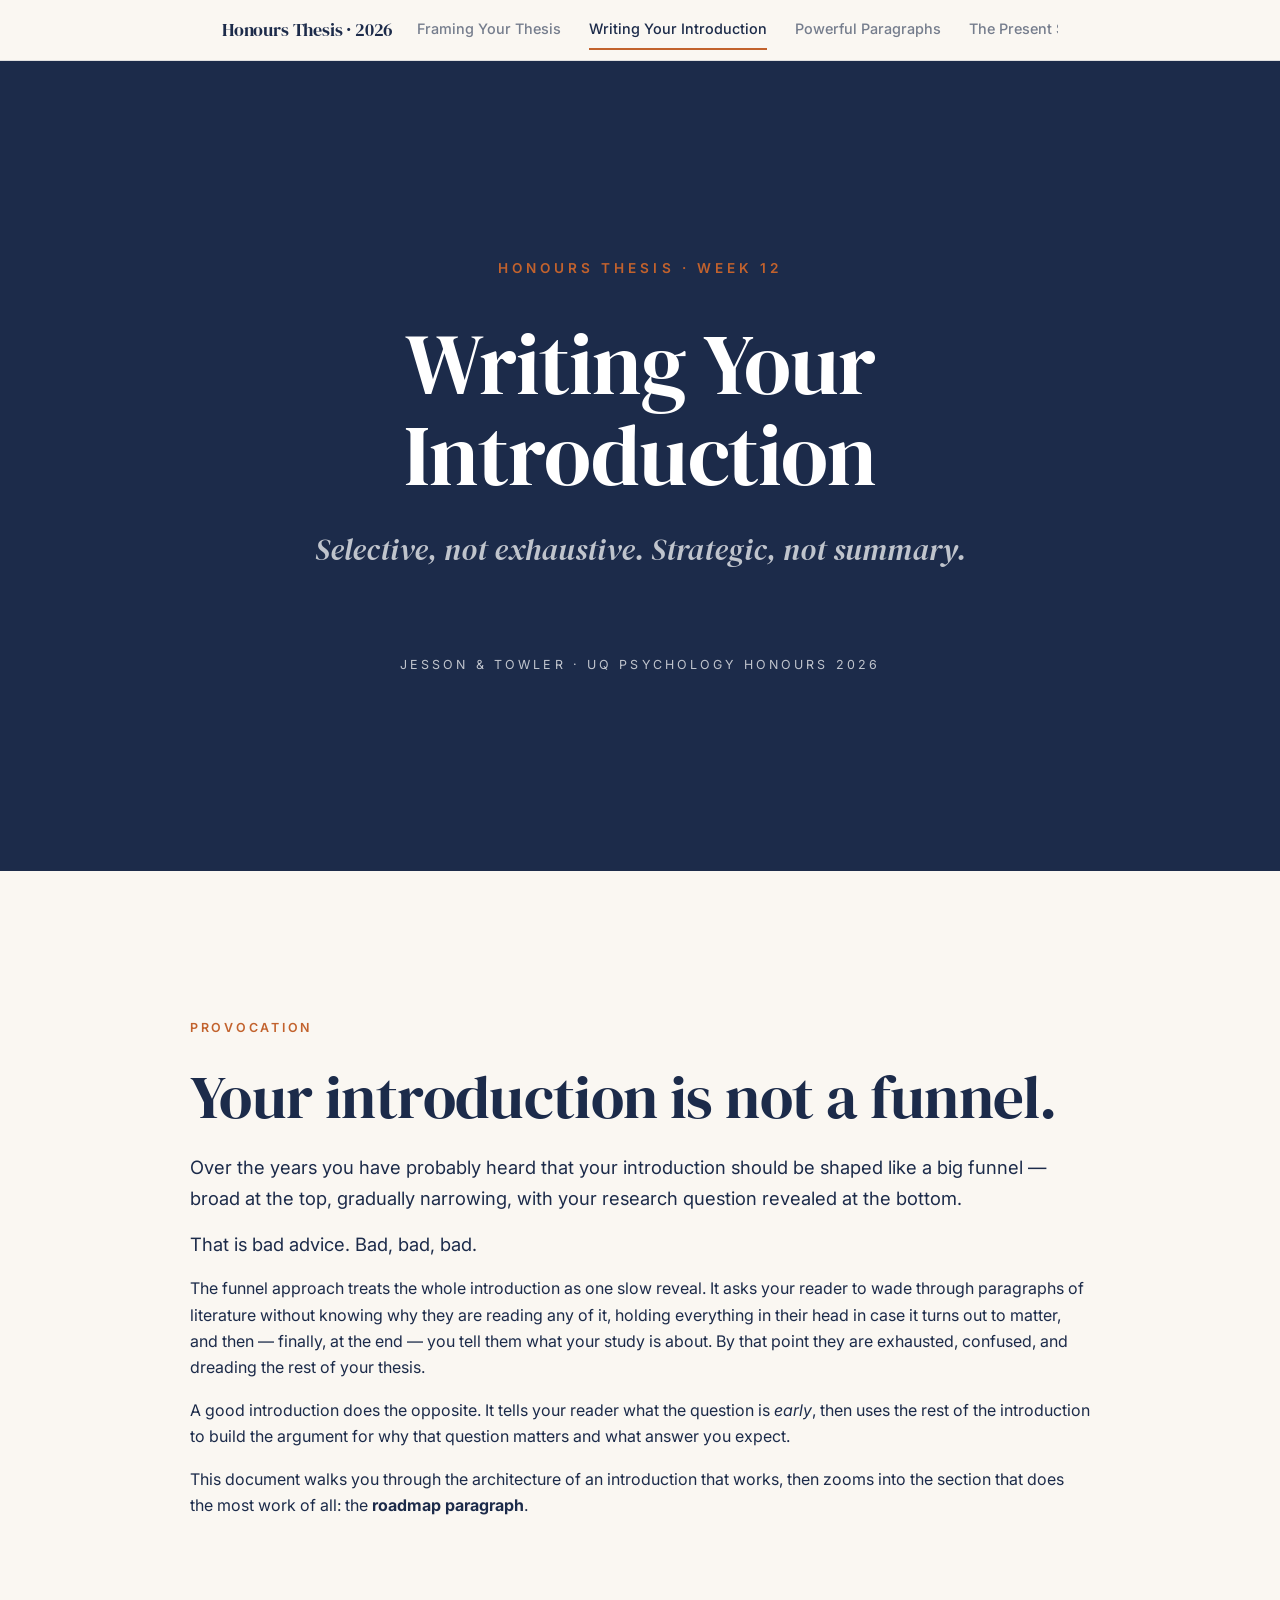
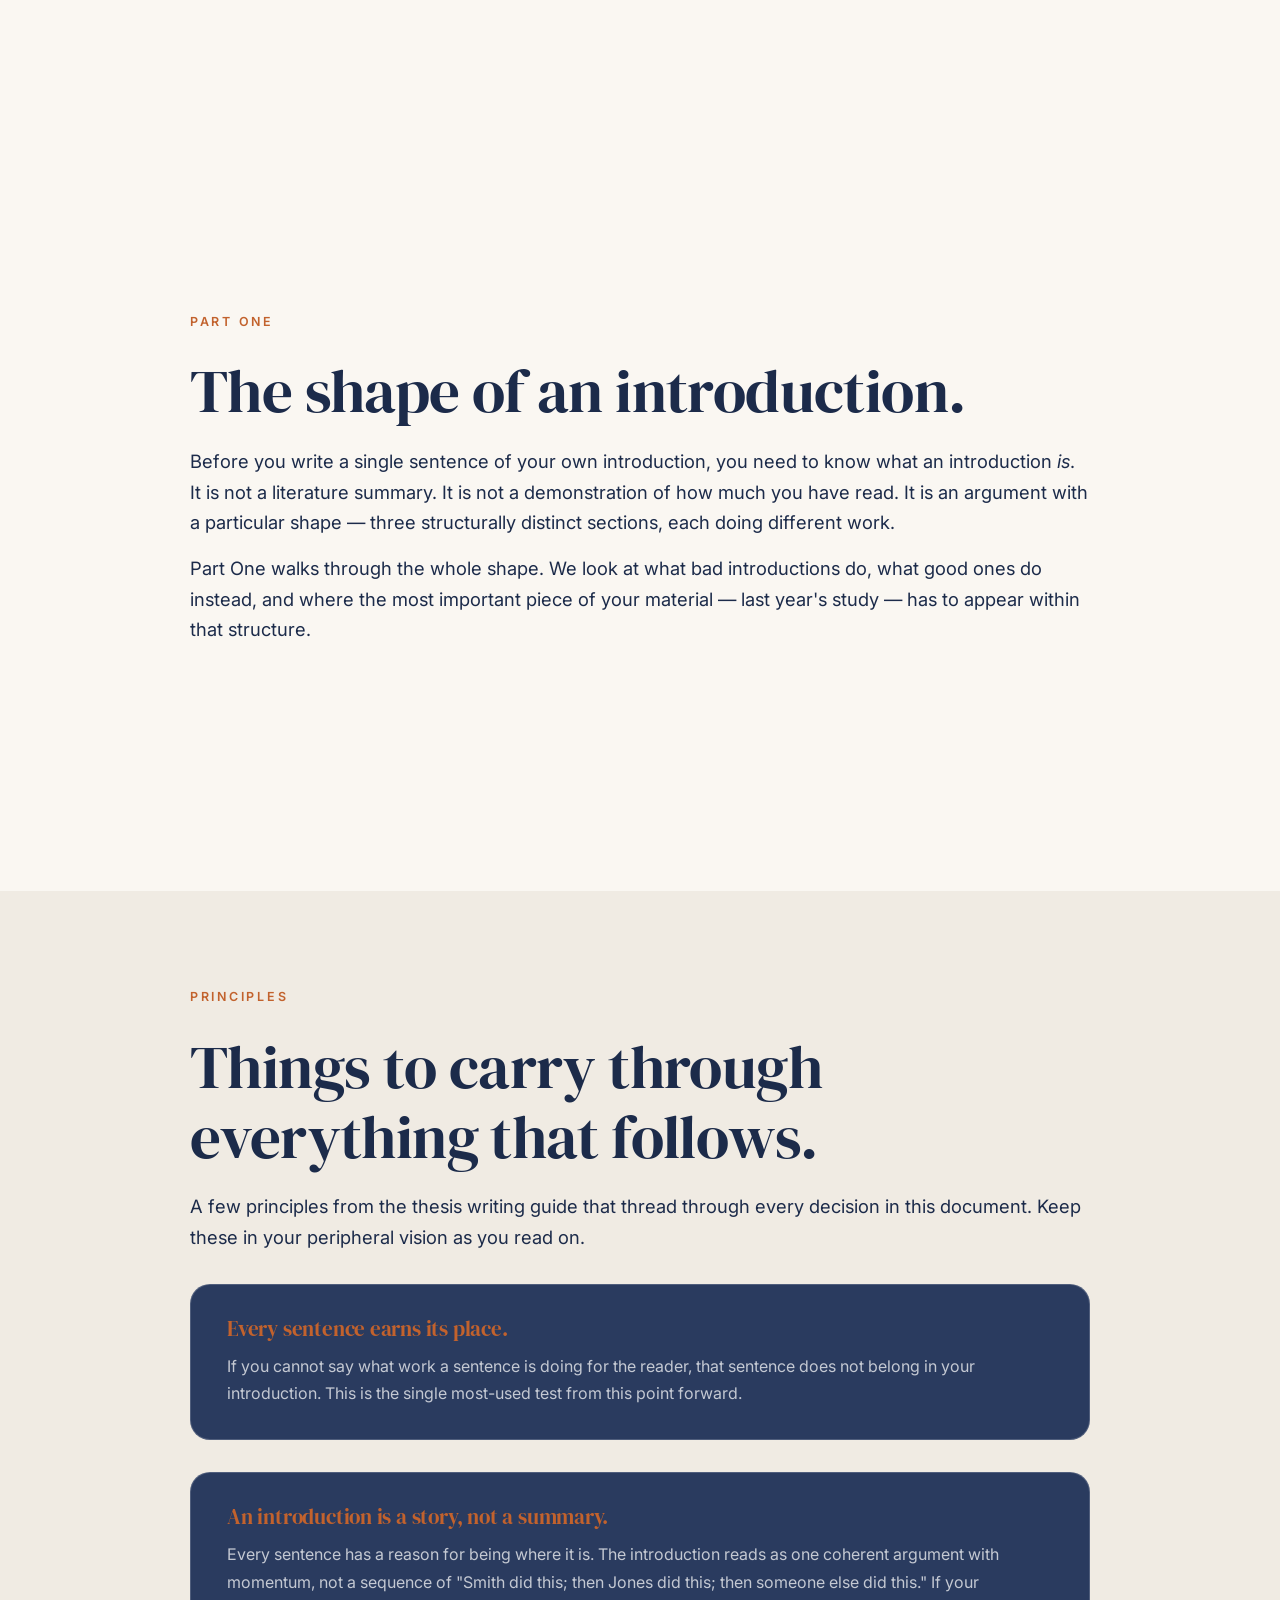
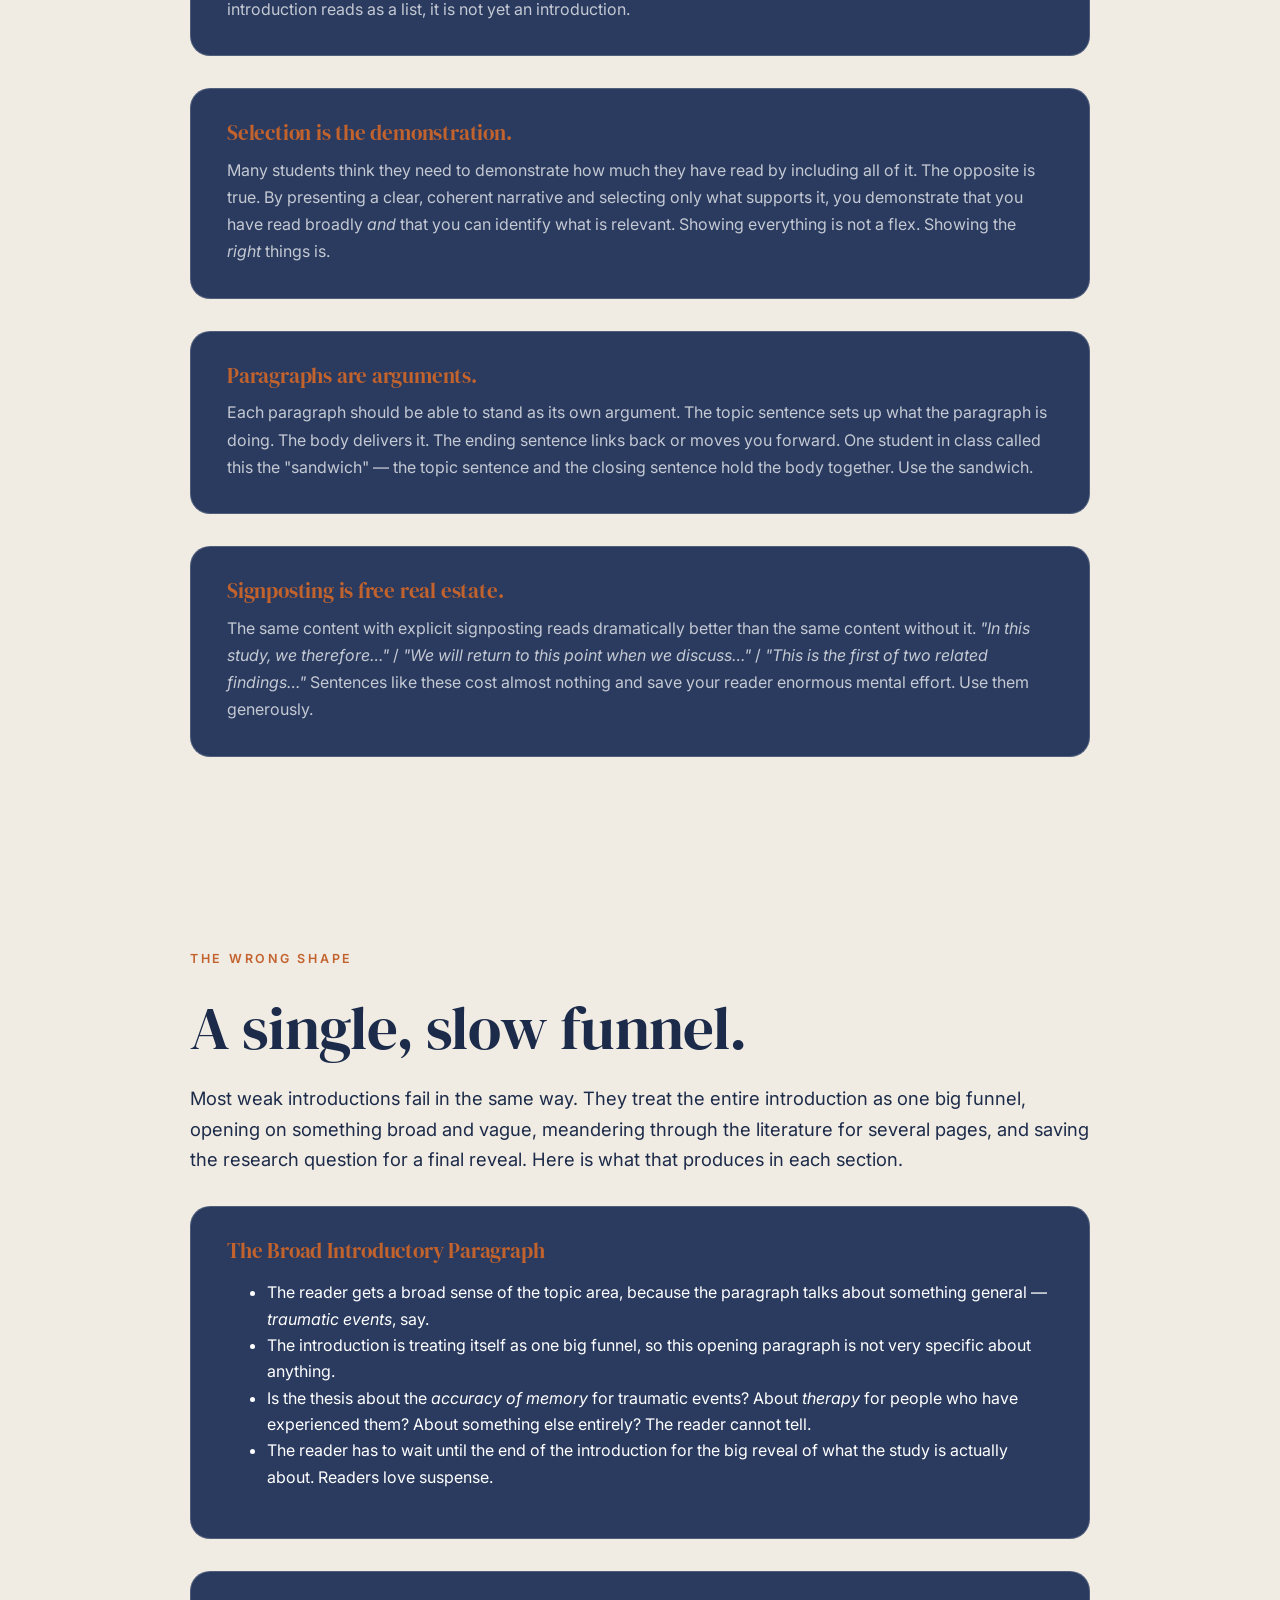
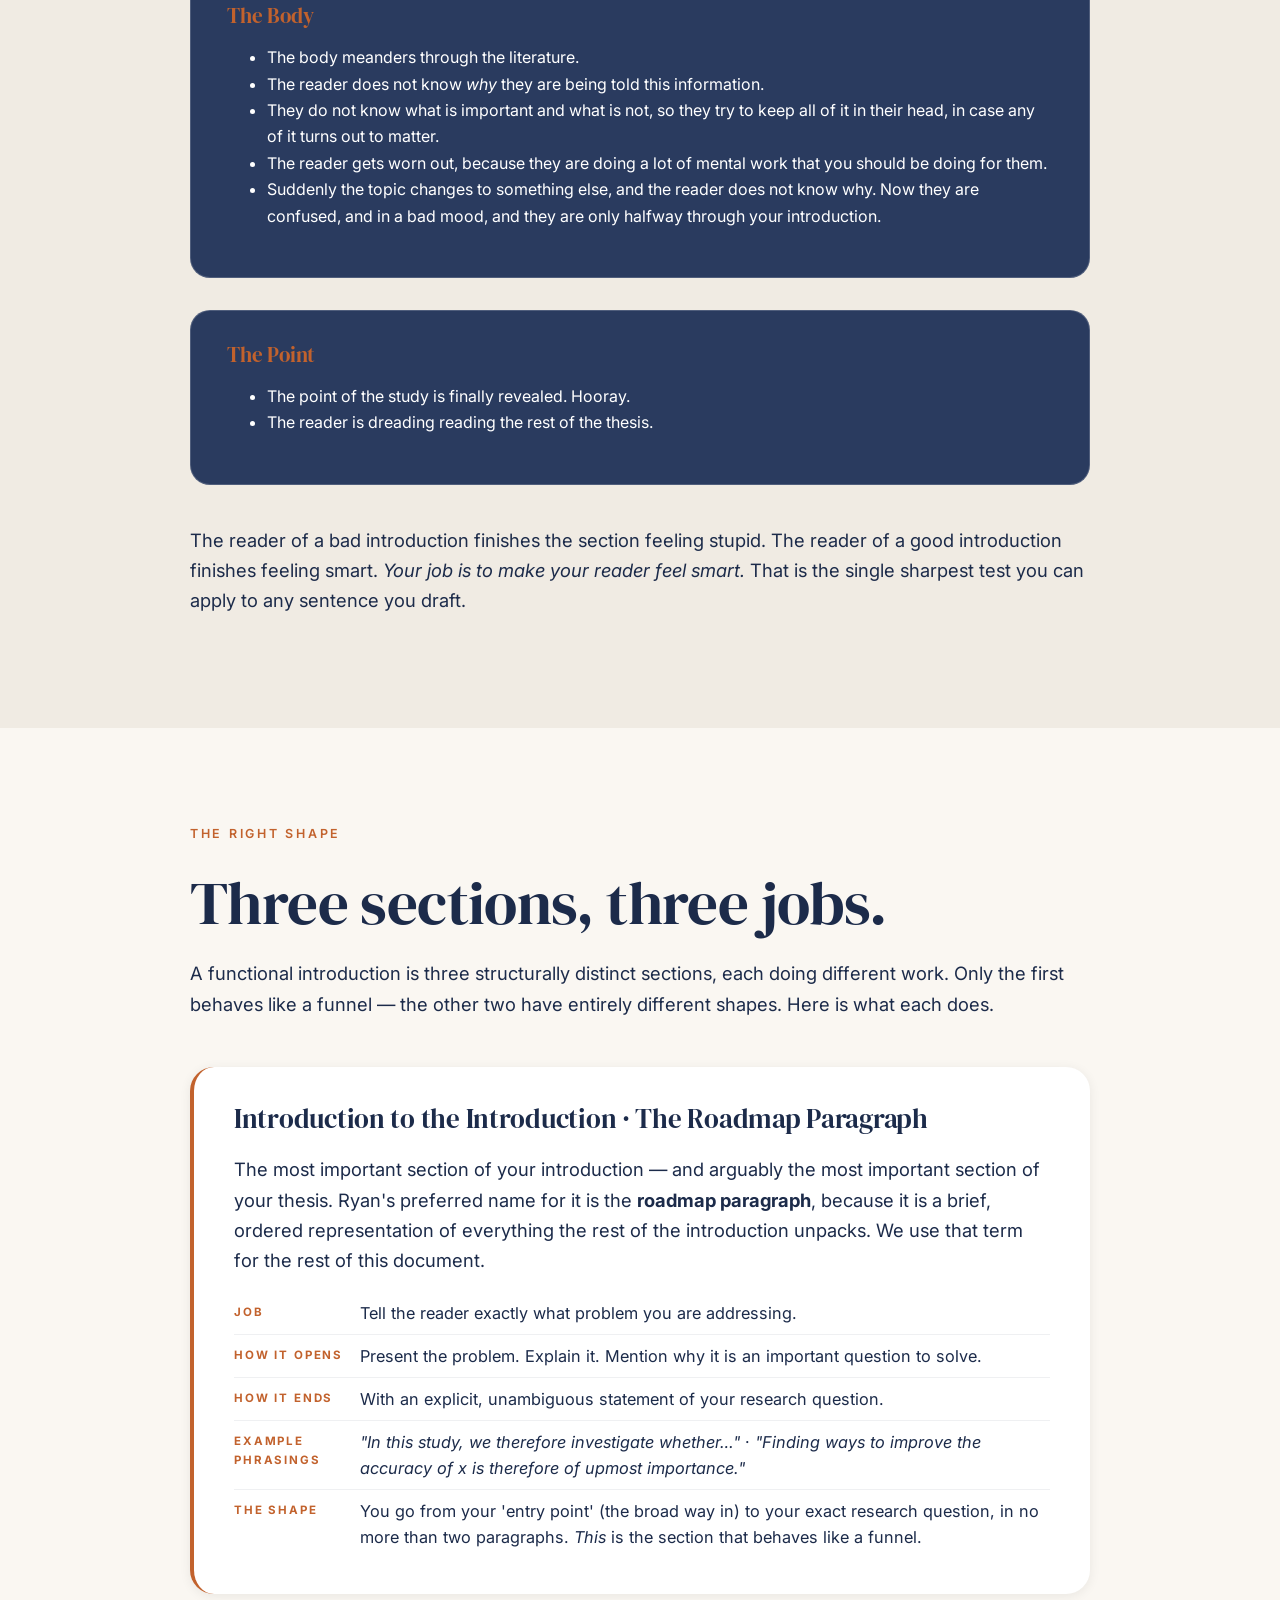
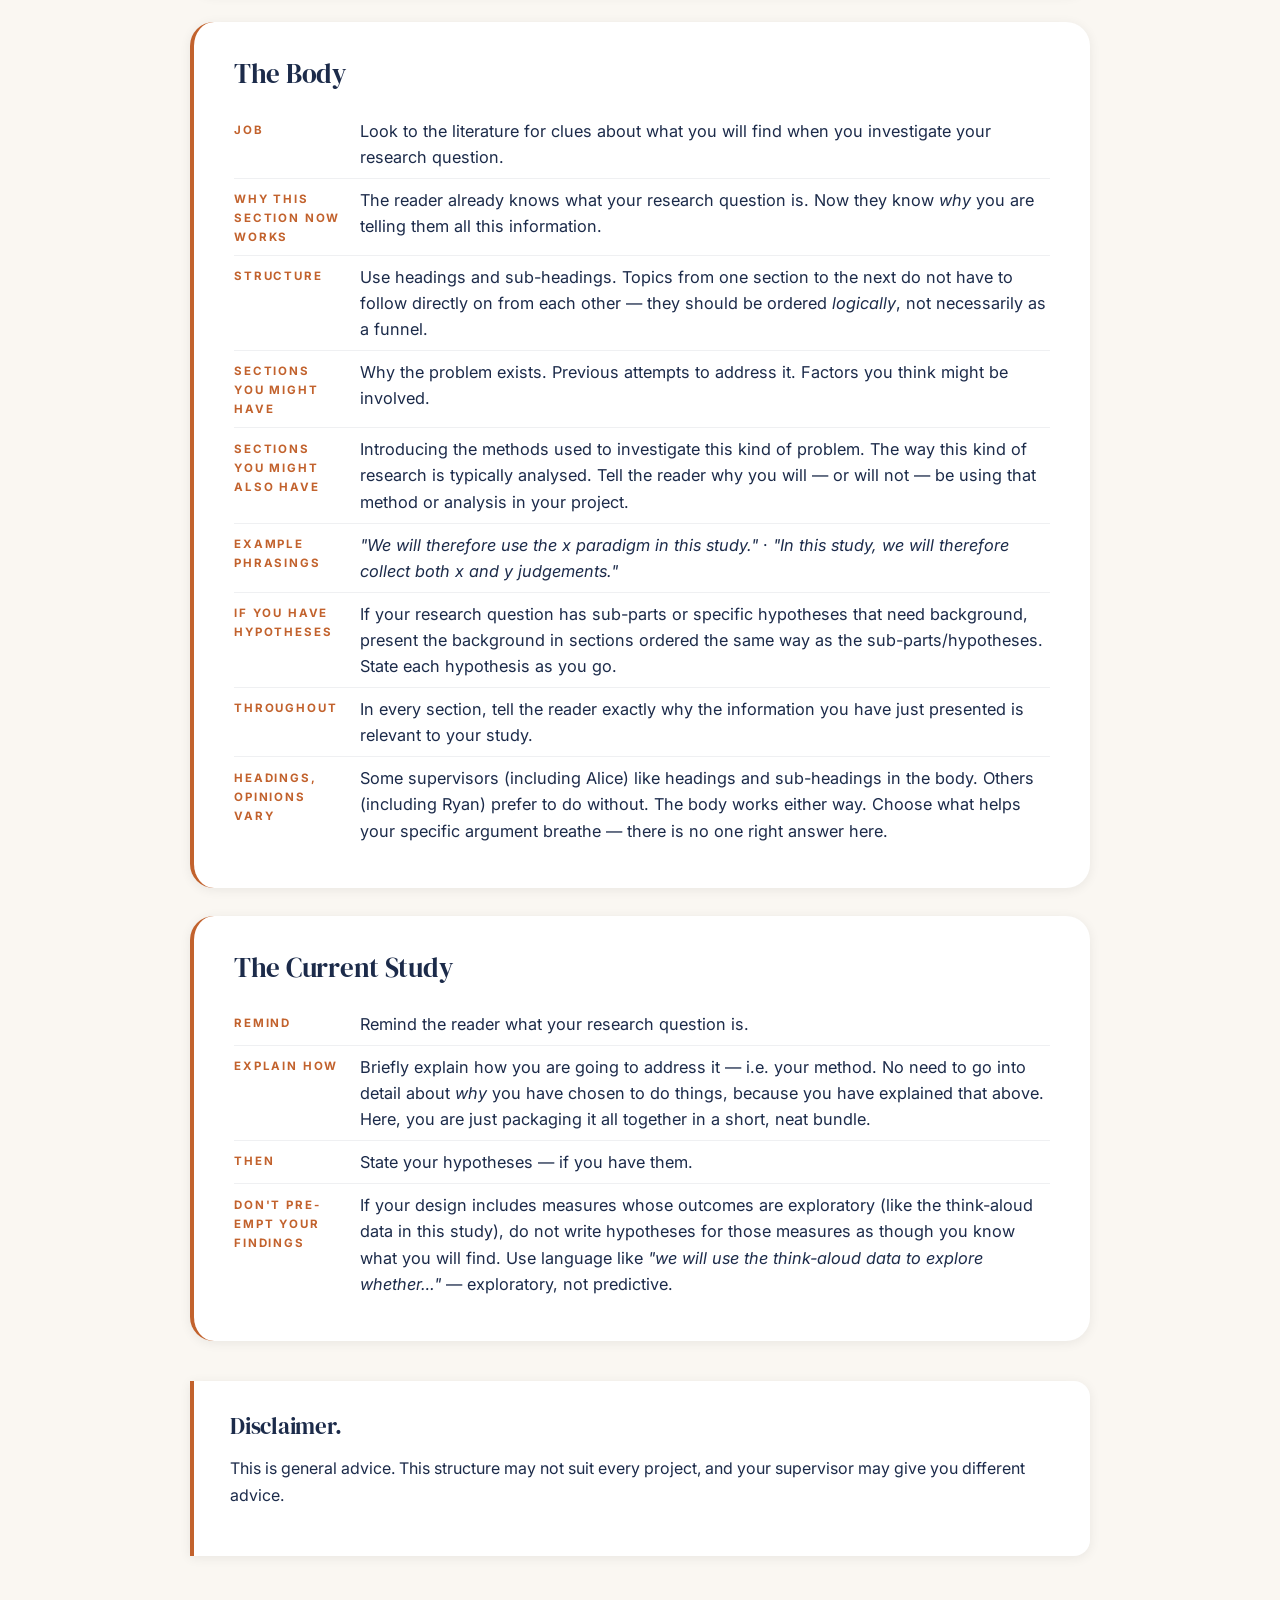
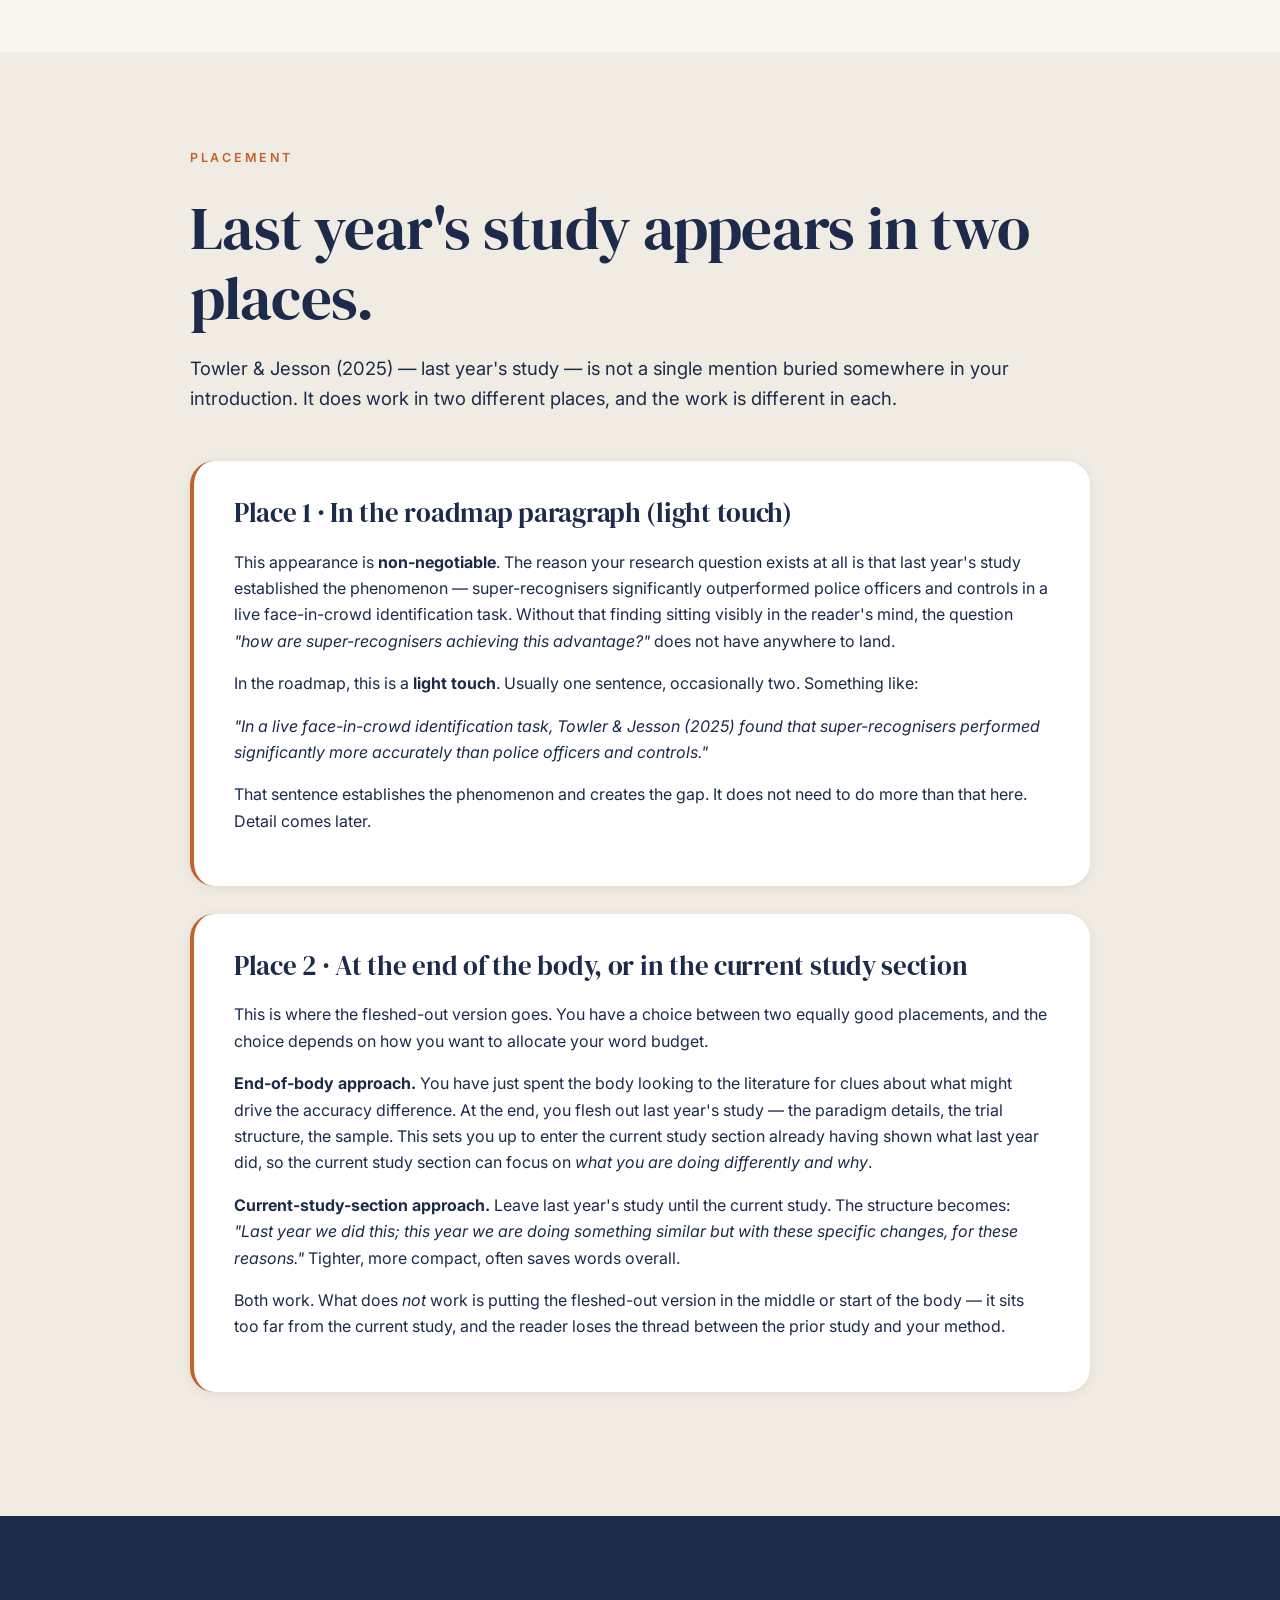
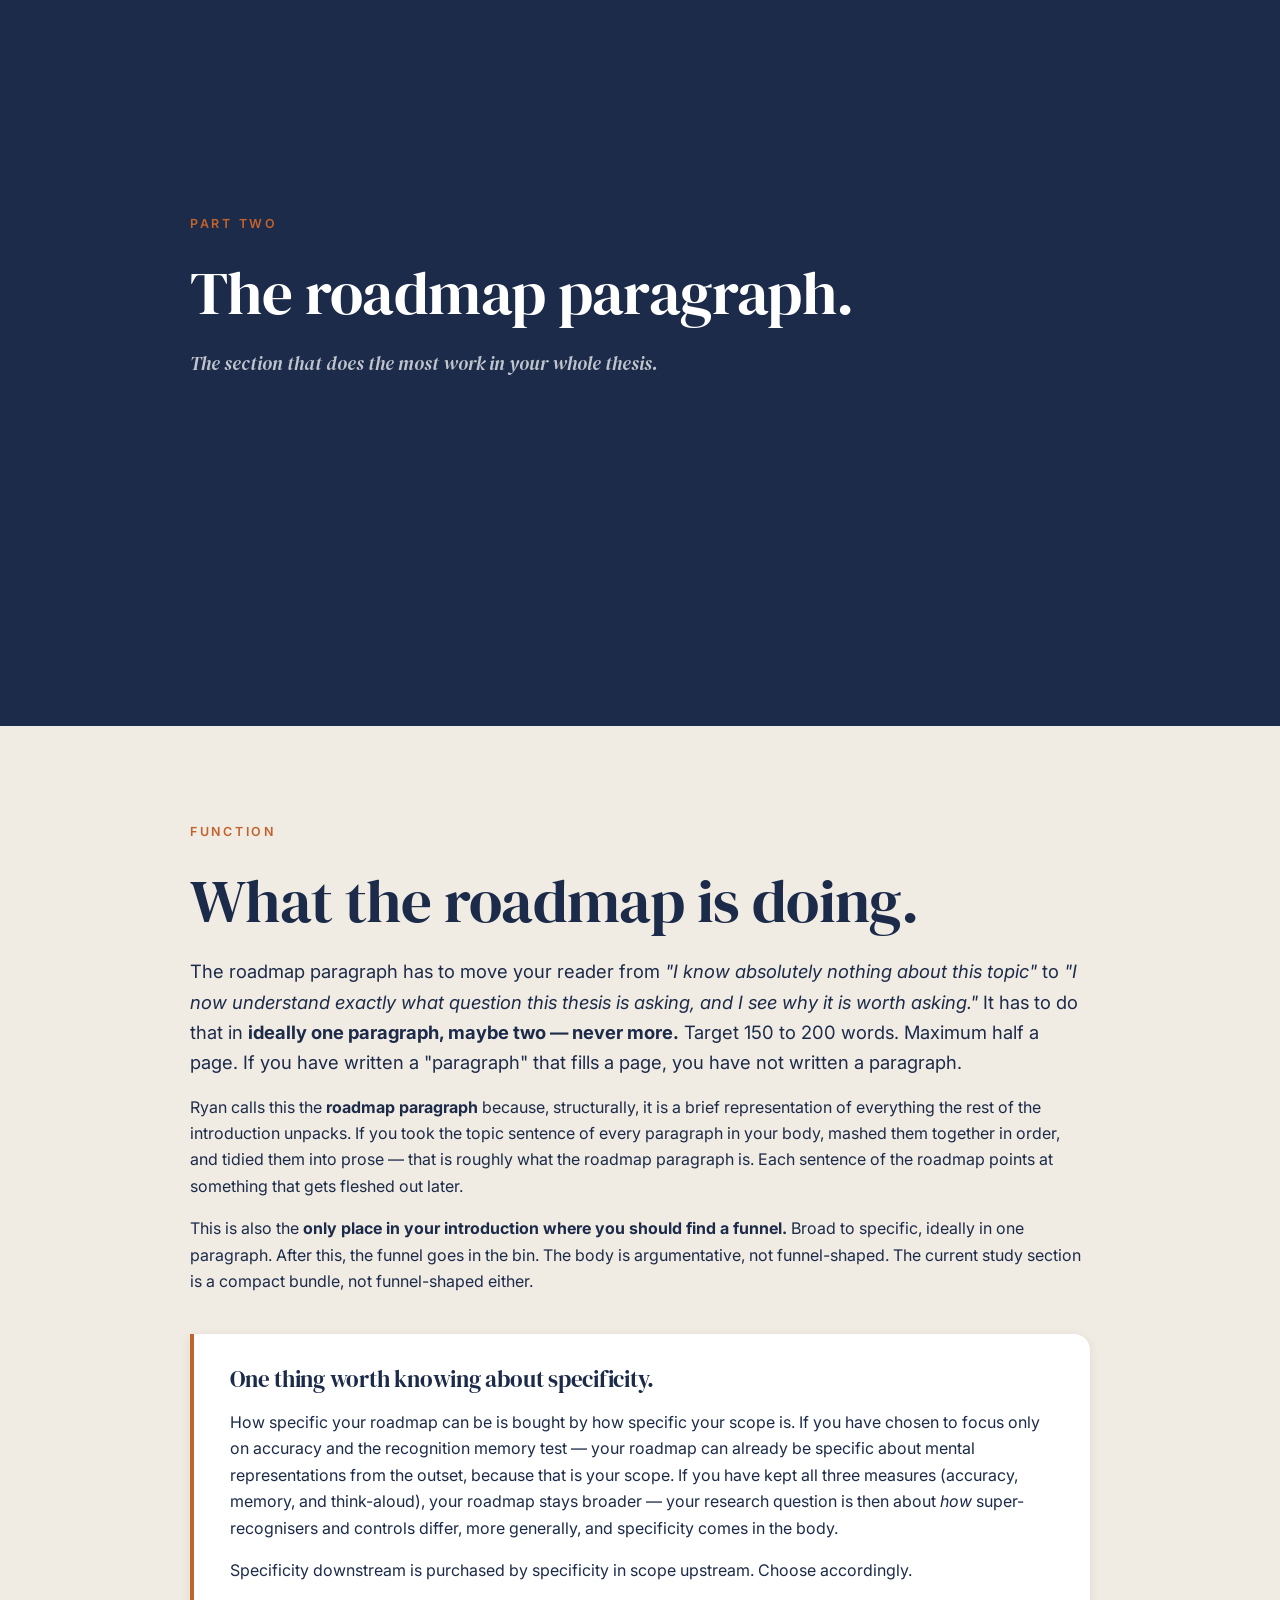
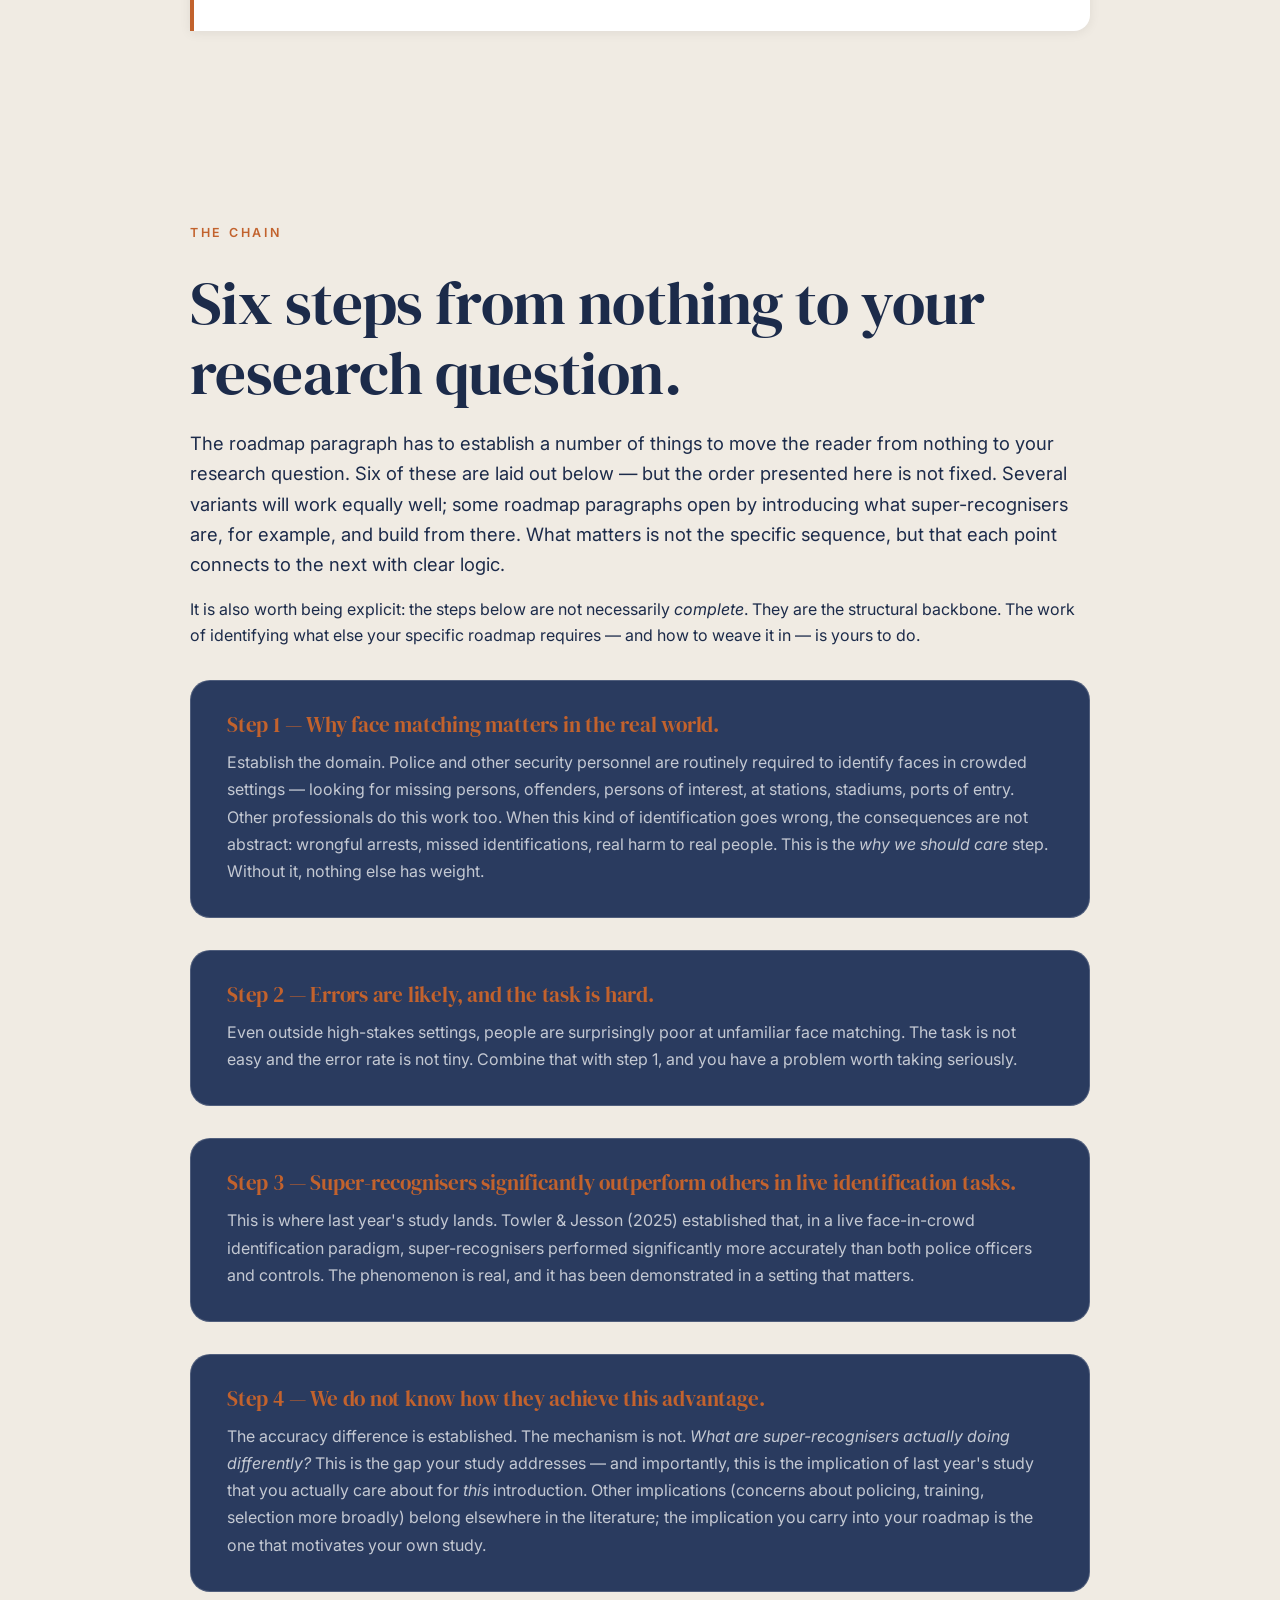
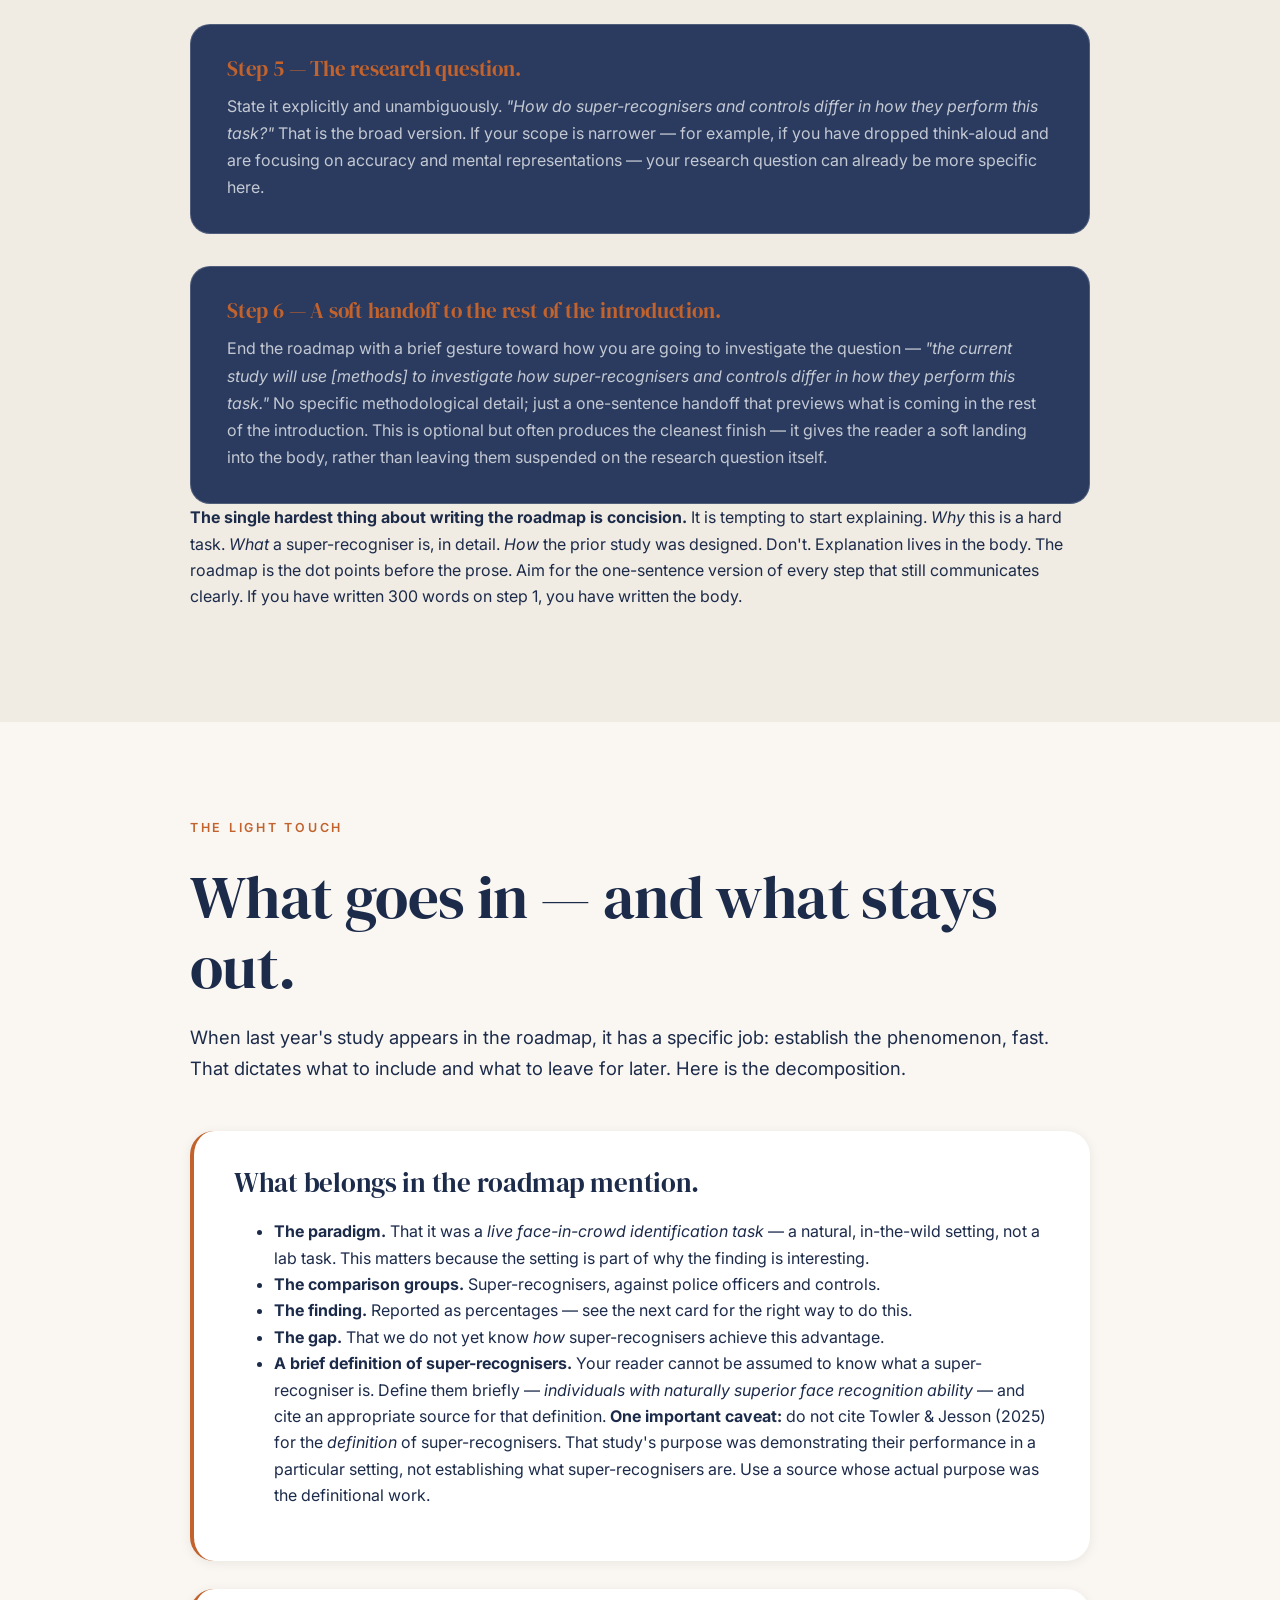
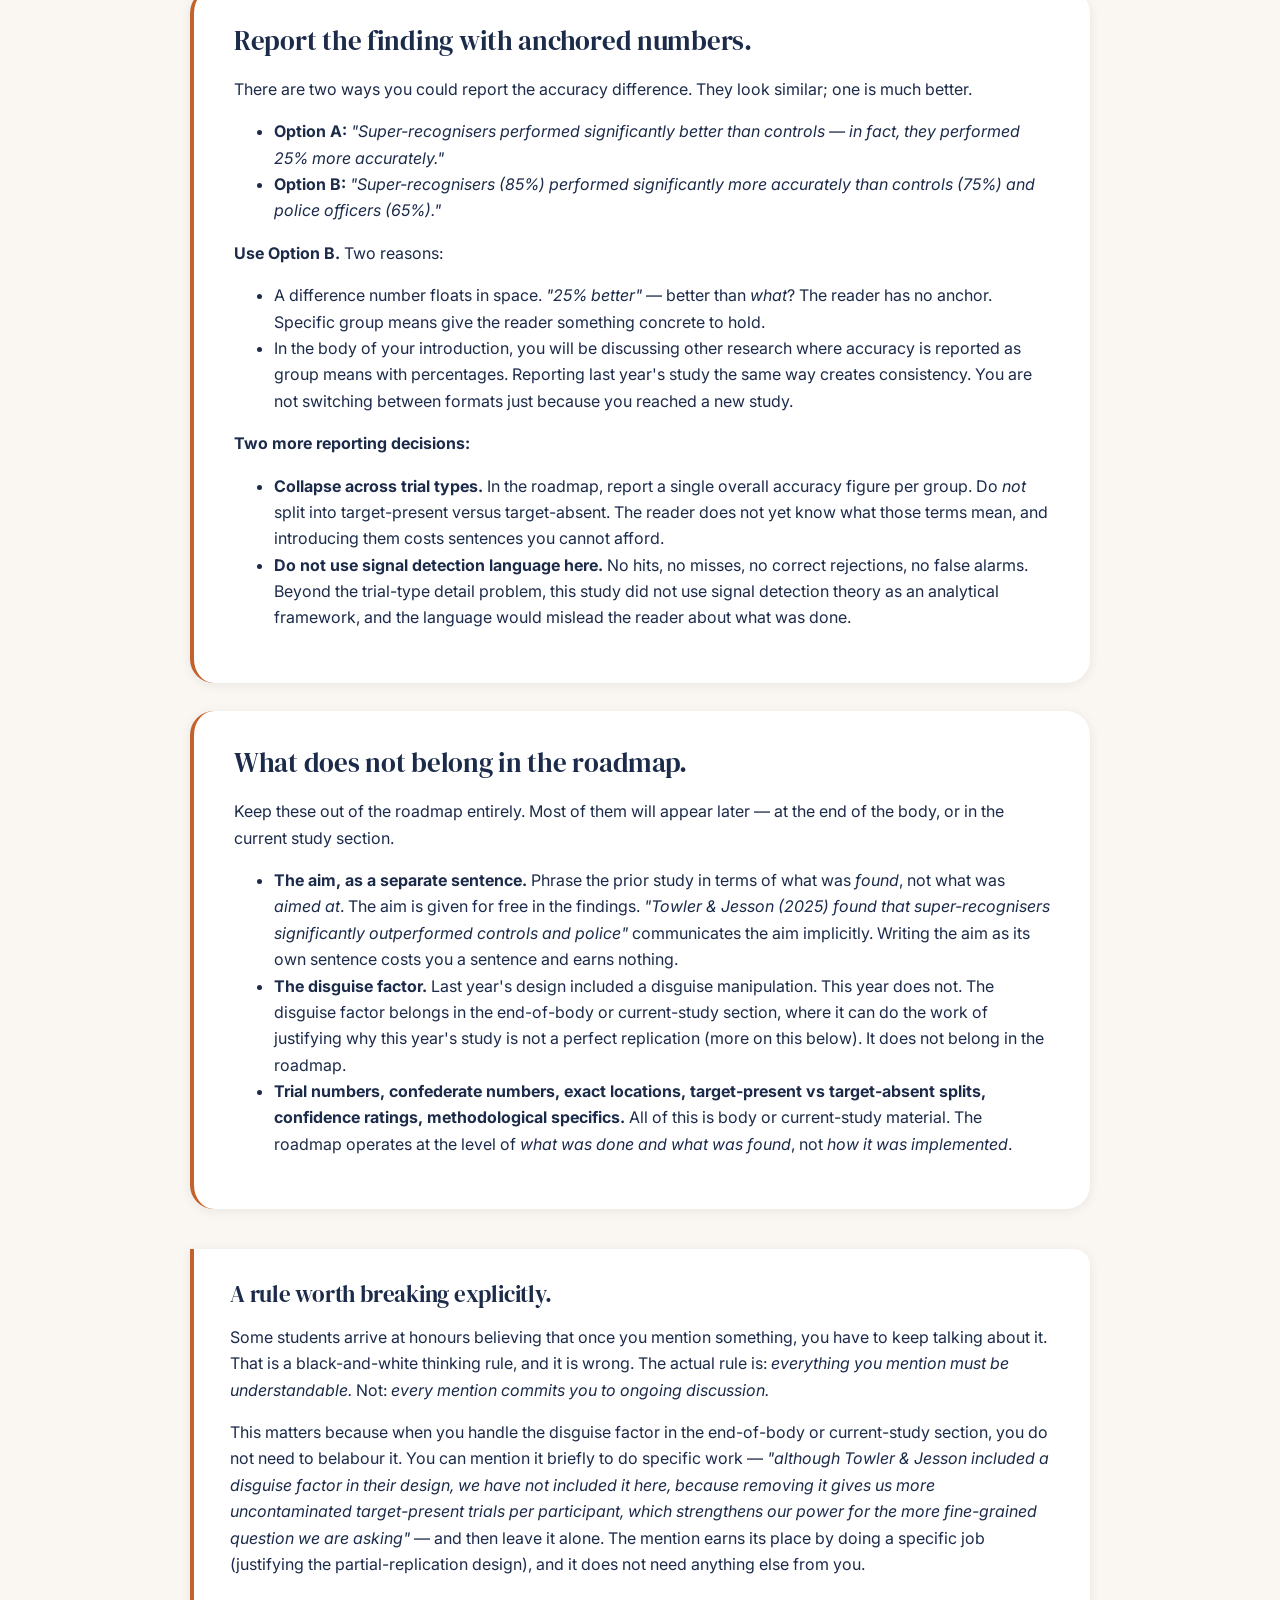
<file: week12_class.html>
<!doctype html>
<html lang="en">
<head>
<meta charset="utf-8" />
<meta name="viewport" content="width=device-width, initial-scale=1" />
<title>Writing Your Introduction — Honours Thesis · Week 12</title>
<style>
  @import url('https://fonts.googleapis.com/css2?family=DM+Serif+Display:ital@0;1&family=Inter:wght@300;400;500;600;700&display=swap');

  :root {
    --cream:        #FAF7F2;
    --warm:         #F0EBE3;
    --navy:         #1C2B4A;
    --navy-lift:    #2A3B5F;
    --navy-border:  rgba(255,255,255,0.18);
    --terracotta:   #C2622D;
    --terracotta-soft: #FDF3EE;
    --reveal-bg:    #FFF8F5;
    --white:        #FFFFFF;
    --ink:          #1C2B4A;
    --muted-ink:    rgba(28,43,74,0.65);
    --muted-white:  rgba(255,255,255,0.72);
    --shadow:       0 2px 12px rgba(0,0,0,0.07);
    --shadow-lift:  0 6px 24px rgba(0,0,0,0.10);
  }

  * { box-sizing: border-box; }
  html { scroll-behavior: smooth; }

  body {
    margin: 0;
    font-family: 'Inter', -apple-system, BlinkMacSystemFont, sans-serif;
    font-weight: 400;
    background: var(--cream);
    color: var(--ink);
    line-height: 1.65;
    -webkit-font-smoothing: antialiased;
    -moz-osx-font-smoothing: grayscale;
  }

  /* ── Section frame ──────────────────────────────────────────── */
  section {
    min-height: 90vh;
    padding: 6rem 2rem;
    display: flex;
    flex-direction: column;
    align-items: center;
    justify-content: center;
  }
  section > .container {
    max-width: 900px;
    width: 100%;
    margin: 0 auto;
  }

  .bg-cream { background: var(--cream); color: var(--ink); }
  .bg-warm  { background: var(--warm);  color: var(--ink); }
  .bg-navy  { background: var(--navy);  color: var(--white); }

  /* ── Type ───────────────────────────────────────────────────── */
  h1, h2, h3, h4 {
    font-family: 'DM Serif Display', Georgia, serif;
    font-weight: 400;
    line-height: 1.15;
    margin: 0 0 1.25rem 0;
    letter-spacing: -0.01em;
  }

  .section-label {
    text-transform: uppercase;
    letter-spacing: 0.22em;
    font-size: 0.78rem;
    color: var(--terracotta);
    font-weight: 600;
    margin-bottom: 1.5rem;
    display: block;
  }

  .section-title {
    font-size: clamp(2.4rem, 5vw, 3.8rem);
    margin-bottom: 1.25rem;
  }
  .bg-navy .section-title { color: var(--white); }

  .subtitle {
    font-size: clamp(1.05rem, 1.6vw, 1.2rem);
    color: var(--muted-white);
    margin: 0 0 3rem 0;
    max-width: 740px;
    font-style: italic;
    font-family: 'DM Serif Display', serif;
  }
  .bg-cream .subtitle, .bg-warm .subtitle { color: var(--muted-ink); }

  p { margin: 0 0 1rem 0; }
  .lede { font-size: 1.15rem; }

  /* ── Hero ───────────────────────────────────────────────────── */
  .hero { text-align: center; }
  .hero .eyebrow {
    text-transform: uppercase;
    letter-spacing: 0.3em;
    color: var(--terracotta);
    font-size: 0.85rem;
    font-weight: 600;
    margin-bottom: 2.5rem;
  }
  .hero h1 {
    font-size: clamp(3.2rem, 7vw, 5.4rem);
    line-height: 1.05;
    margin-bottom: 1.5rem;
  }
  .hero .hero-sub {
    font-family: 'DM Serif Display', serif;
    font-style: italic;
    font-size: clamp(1.3rem, 2.4vw, 1.9rem);
    color: var(--muted-white);
    margin-bottom: 5rem;
  }
  .hero .credit {
    text-transform: uppercase;
    letter-spacing: 0.25em;
    font-size: 0.78rem;
    color: var(--muted-white);
  }

  /* ── Cards ──────────────────────────────────────────────────── */
  .card {
    background: var(--white);
    border-radius: 1.5rem;
    padding: 2.5rem;
    box-shadow: var(--shadow);
    color: var(--ink);
    display: flex;
    flex-direction: column;
    gap: 1rem;
  }

  .card-navy {
    background: var(--navy-lift);
    border: 1px solid var(--navy-border);
    border-radius: 1.25rem;
    padding: 2rem;
    color: var(--white);
    display: flex;
    flex-direction: column;
    gap: 0.85rem;
  }

  /* ── Reveal button ──────────────────────────────────────────── */
  .reveal-btn {
    display: block;
    margin: 2rem auto;
    background: transparent;
    border: 2px solid var(--terracotta);
    color: var(--terracotta);
    font-family: 'Inter', sans-serif;
    font-size: 0.82rem;
    font-weight: 700;
    text-transform: uppercase;
    letter-spacing: 0.28em;
    padding: 0.75rem 2.5rem;
    border-radius: 999px;
    cursor: pointer;
    transition: background 0.18s, color 0.18s;
  }
  .reveal-btn:hover {
    background: var(--terracotta);
    color: var(--white);
  }

  .reveal {
    background: var(--reveal-bg);
    border-radius: 1rem;
    padding: 2rem 2.25rem;
    margin-top: 1rem;
  }
  .reveal h3 {
    font-family: 'DM Serif Display', serif;
    font-size: 1.5rem;
    margin: 0 0 1rem 0;
    color: var(--navy);
  }
  .reveal p { font-size: 1.02rem; line-height: 1.65; }
  .reveal blockquote {
    background: var(--white);
    border-left: 3px solid var(--terracotta);
    padding: 1rem 1.4rem;
    margin: 1.25rem 0;
    font-family: 'Georgia', serif;
    font-style: italic;
    border-radius: 0 0.5rem 0.5rem 0;
  }
  .reveal em.tag {
    display: block;
    margin-top: 1rem;
    color: var(--terracotta);
    font-style: italic;
  }

  /* ── Socratic question blocks ──────────────────────────────── */
  .q-stack { width: 100%; }
  .q-block {
    border-top: 1px solid rgba(28,43,74,0.12);
    padding: 3rem 0 2rem;
  }
  .q-block:first-child { border-top: 0; padding-top: 0; }
  .q-tag {
    display: inline-block;
    background: var(--navy);
    color: var(--white);
    font-size: 0.72rem;
    font-weight: 700;
    text-transform: uppercase;
    letter-spacing: 0.22em;
    padding: 0.35rem 1rem;
    border-radius: 999px;
    margin-bottom: 1.5rem;
  }
  .q-prompt {
    font-family: 'DM Serif Display', serif;
    font-size: clamp(1.5rem, 2.6vw, 2rem);
    color: var(--navy);
    line-height: 1.3;
    margin: 0 0 1.5rem 0;
  }
  .facilitator-note {
    font-size: 0.88rem;
    font-style: italic;
    color: var(--muted-ink);
    background: rgba(28,43,74,0.04);
    border-left: 2px solid rgba(28,43,74,0.2);
    padding: 0.75rem 1rem;
    border-radius: 0 0.4rem 0.4rem 0;
    margin: 0 0 1.5rem 0;
    line-height: 1.55;
  }
  .facilitator-note .fn-label {
    display: block;
    font-style: normal;
    text-transform: uppercase;
    letter-spacing: 0.18em;
    font-size: 0.68rem;
    font-weight: 700;
    color: rgba(28,43,74,0.5);
    margin-bottom: 0.35rem;
  }

  /* ── Option cards (Three Options section) ──────────────────── */
  .option-card {
    background: var(--white);
    border-radius: 1.5rem;
    border-left: 4px solid var(--terracotta);
    box-shadow: var(--shadow);
    padding: 2.25rem 2.5rem;
    margin-bottom: 1.75rem;
  }
  .option-card h3 {
    font-size: 1.7rem;
    color: var(--navy);
    margin: 0 0 1.25rem 0;
  }
  .option-row {
    display: grid;
    grid-template-columns: 110px 1fr;
    gap: 1rem;
    padding: 0.5rem 0;
    border-top: 1px solid rgba(28,43,74,0.07);
  }
  .option-row:first-of-type { border-top: 0; }
  .option-row .lbl {
    text-transform: uppercase;
    letter-spacing: 0.16em;
    font-size: 0.72rem;
    font-weight: 700;
    color: var(--terracotta);
    padding-top: 0.2rem;
  }
  .option-row .val { font-size: 1.02rem; line-height: 1.6; }

  .callout {
    background: var(--white);
    border-left: 4px solid var(--terracotta);
    border-radius: 0 1rem 1rem 0;
    padding: 2rem 2.25rem;
    box-shadow: var(--shadow);
    margin-top: 2.5rem;
  }
  .callout h3 {
    font-size: 1.45rem;
    color: var(--navy);
    margin: 0 0 1rem 0;
  }
  .callout p { font-size: 1rem; line-height: 1.65; }

  .choose-block {
    margin-top: 3rem;
    text-align: left;
  }
  .choose-block h3 {
    font-size: 1.7rem;
    color: var(--navy);
    margin: 0 0 1.25rem 0;
  }
  .choose-block p { font-size: 1.05rem; line-height: 1.7; }

  /* ── Concept preamble ──────────────────────────────────────── */
  .concept-block { margin-bottom: 3rem; }
  .concept-block h3 {
    font-size: 1.7rem;
    color: var(--white);
    margin: 0 0 1rem 0;
  }
  .bg-navy .concept-block { color: var(--muted-white); }
  .bg-navy .concept-block p { color: var(--muted-white); }
  .example-inset {
    background: rgba(255,255,255,0.06);
    border-left: 3px solid var(--terracotta);
    padding: 1rem 1.25rem;
    margin: 1rem 0;
    border-radius: 0 0.5rem 0.5rem 0;
    font-family: 'Georgia', serif;
    font-style: italic;
    color: var(--white);
    line-height: 1.6;
    font-size: 1rem;
  }
  .example-inset .ex-label {
    display: block;
    font-family: 'Inter', sans-serif;
    font-style: normal;
    text-transform: uppercase;
    letter-spacing: 0.18em;
    font-size: 0.68rem;
    font-weight: 700;
    color: var(--terracotta);
    margin: 0.5rem 0 0.25rem 0;
  }
  .example-inset .ex-label:first-child { margin-top: 0; }

  .principle-card {
    background: var(--navy-lift);
    border: 1px solid var(--navy-border);
    border-radius: 1.25rem;
    padding: 2rem 2.25rem;
    margin-top: 2rem;
    color: var(--white);
  }
  .principle-card h4 {
    font-size: 1.3rem;
    color: var(--terracotta);
    margin: 0 0 0.75rem 0;
  }
  .principle-card p { color: var(--muted-white); font-size: 1rem; line-height: 1.7; margin: 0; }

  /* ── Sentence practice vignette ────────────────────────────── */
  .vignette {
    background: var(--white);
    border-radius: 1.5rem;
    border-left: 4px solid var(--terracotta);
    box-shadow: var(--shadow);
    padding: 2.25rem 2.5rem;
    width: 100%;
    color: var(--ink);
    margin-bottom: 2rem;
  }
  .vignette .cat-label {
    text-transform: uppercase;
    letter-spacing: 0.18em;
    font-size: 0.72rem;
    color: var(--terracotta);
    font-weight: 700;
    margin-bottom: 1rem;
  }
  .vignette .item-num {
    text-transform: uppercase;
    letter-spacing: 0.18em;
    font-size: 0.7rem;
    color: var(--muted-ink);
    font-weight: 600;
    margin-right: 0.75rem;
  }
  .original-sentence {
    background: var(--cream);
    border-left: 3px solid rgba(28,43,74,0.18);
    padding: 1.1rem 1.4rem;
    margin: 0.5rem 0 1.25rem 0;
    font-family: 'Georgia', 'DM Serif Display', serif;
    font-style: italic;
    color: var(--ink);
    border-radius: 0 0.5rem 0.5rem 0;
    font-size: 1.1rem;
    line-height: 1.55;
  }
  .vignette .prompt-q {
    font-family: 'DM Serif Display', serif;
    font-size: 1.2rem;
    color: var(--navy);
    margin: 1.25rem 0 0 0;
    line-height: 1.4;
  }
  .corrected-sentence {
    background: var(--white);
    border-left: 3px solid var(--terracotta);
    padding: 1rem 1.4rem;
    margin: 0 0 1rem 0;
    font-family: 'Georgia', serif;
    font-style: italic;
    color: var(--navy);
    border-radius: 0 0.5rem 0.5rem 0;
    font-size: 1.05rem;
    line-height: 1.55;
  }
  .corrected-sentence.better {
    border-left-color: var(--navy);
    background: var(--terracotta-soft);
  }
  .correction-label {
    display: block;
    text-transform: uppercase;
    letter-spacing: 0.16em;
    font-size: 0.68rem;
    font-weight: 700;
    color: var(--terracotta);
    margin-bottom: 0.4rem;
    font-style: normal;
    font-family: 'Inter', sans-serif;
  }
  .correction-label.better-label { color: var(--navy); }
  .reveal .explainer { margin-top: 0.5rem; font-size: 1rem; line-height: 1.65; color: var(--ink); }

  /* ── Your Own Work numbered list ───────────────────────────── */
  .activity-card {
    background: var(--white);
    border-radius: 1.5rem;
    padding: 2.5rem 3rem;
    color: var(--ink);
    box-shadow: var(--shadow-lift);
    margin-top: 2rem;
  }
  .activity-card ol {
    list-style: none;
    counter-reset: lc;
    padding: 0;
    margin: 0 0 1.5rem 0;
  }
  .activity-card ol li {
    counter-increment: lc;
    padding: 0.85rem 0;
    padding-left: 2.75rem;
    position: relative;
    line-height: 1.6;
    font-size: 1.05rem;
    border-top: 1px solid rgba(28,43,74,0.06);
  }
  .activity-card ol li:first-child { border-top: 0; }
  .activity-card ol li::before {
    content: counter(lc);
    position: absolute;
    left: 0;
    top: 0.85rem;
    color: var(--terracotta);
    font-family: 'DM Serif Display', serif;
    font-size: 1.5rem;
    font-weight: 400;
    line-height: 1;
    width: 2rem;
  }
  .activity-card .closer-line {
    margin-top: 1.75rem;
    padding-top: 1.5rem;
    border-top: 1px solid rgba(28,43,74,0.1);
    font-style: italic;
    color: var(--muted-ink);
    font-size: 1.02rem;
    line-height: 1.6;
  }
  .open-now {
    font-family: 'DM Serif Display', serif;
    font-style: italic;
    font-size: clamp(1.3rem, 2.2vw, 1.7rem);
    color: var(--navy);
    text-align: center;
    margin-bottom: 1.5rem;
    line-height: 1.4;
  }

  /* ── Closing ────────────────────────────────────────────────── */
  .close-stack { text-align: center; }
  .close-stack .quote {
    font-family: 'DM Serif Display', serif;
    font-style: italic;
    font-size: clamp(2rem, 4.5vw, 3.4rem);
    color: var(--white);
    line-height: 1.25;
    max-width: 880px;
    margin: 0 auto 4rem;
  }
  .close-stack .credit {
    text-transform: uppercase;
    letter-spacing: 0.25em;
    font-size: 0.78rem;
    color: var(--muted-white);
  }

  /* ── Inline emphasis inside reveals ───────────────────────── */
  strong { font-weight: 700; }
  em { font-style: italic; }

  .reveal ul {
    margin: 0.5rem 0 1rem 0;
    padding-left: 1.25rem;
  }
  .reveal ul li {
    margin-bottom: 0.5rem;
    line-height: 1.6;
    font-size: 1rem;
  }

  /* ── Alice quote callout (in concept preamble) ─────────────── */
  .alice-quote {
    font-family: 'DM Serif Display', serif;
    font-style: italic;
    font-size: clamp(1.45rem, 2.6vw, 2rem);
    color: var(--terracotta);
    border-left: 4px solid var(--terracotta);
    padding: 1.6rem 2rem;
    margin: 2.5rem 0 2rem;
    line-height: 1.4;
    background: rgba(194,98,45,0.08);
    border-radius: 0 1rem 1rem 0;
  }
  .alice-quote .attr {
    display: block;
    font-family: 'Inter', sans-serif;
    font-style: normal;
    text-transform: uppercase;
    letter-spacing: 0.2em;
    font-size: 0.72rem;
    color: var(--muted-white);
    margin-top: 1rem;
  }

  /* ── Resource link (video) ────────────────────────────────── */
  .resource-link {
    margin-top: 1.5rem;
    padding: 1rem 1.25rem;
    background: rgba(255,255,255,0.06);
    border-left: 3px solid var(--terracotta);
    border-radius: 0 0.5rem 0.5rem 0;
    font-size: 1rem;
    color: var(--muted-white);
  }
  .resource-link .res-label {
    text-transform: uppercase;
    letter-spacing: 0.18em;
    font-size: 0.7rem;
    font-weight: 700;
    color: var(--terracotta);
    margin-right: 0.6rem;
  }
  .resource-link a {
    color: var(--white);
    text-decoration: underline;
    text-decoration-color: rgba(194,98,45,0.55);
    text-underline-offset: 3px;
    font-weight: 600;
  }
  .resource-link a:hover {
    text-decoration-color: var(--terracotta);
    color: var(--terracotta);
  }
  .resource-link .meta {
    color: var(--muted-white);
    font-style: italic;
    margin-left: 0.4rem;
  }

  /* ── Inline rule callout (the "never use utilise" warning) ── */
  .rule-callout {
    background: rgba(194,98,45,0.12);
    border-left: 4px solid var(--terracotta);
    border-radius: 0 0.75rem 0.75rem 0;
    padding: 1.1rem 1.4rem;
    margin: 1.5rem 0;
    color: var(--white);
    font-size: 1rem;
    line-height: 1.6;
  }
  .rule-callout strong { color: var(--terracotta); }

  /* ── Phantom attribution examples list ─────────────────────── */
  .phantom-list {
    list-style: none;
    padding: 0;
    margin: 0.75rem 0 1.25rem 0;
  }
  .phantom-list li {
    padding: 0.45rem 0 0.45rem 1.5rem;
    position: relative;
    font-family: 'Georgia', serif;
    font-style: italic;
    color: var(--white);
    font-size: 1.02rem;
    line-height: 1.5;
  }
  .phantom-list li::before {
    content: "–";
    position: absolute;
    left: 0;
    color: var(--terracotta);
    font-weight: 700;
    font-style: normal;
  }

  /* ── Friend Test standalone block ──────────────────────────── */
  .friend-test {
    background: var(--navy-lift);
    border: 1px solid var(--navy-border);
    border-radius: 1.5rem;
    padding: 2.25rem 2.5rem;
    margin-top: 3rem;
    color: var(--white);
  }
  .friend-test .ft-label {
    display: block;
    text-transform: uppercase;
    letter-spacing: 0.24em;
    font-size: 0.75rem;
    font-weight: 700;
    color: var(--terracotta);
    margin-bottom: 0.75rem;
  }
  .friend-test h3 {
    font-family: 'DM Serif Display', serif;
    font-size: 1.8rem;
    color: var(--white);
    margin: 0 0 1.25rem 0;
  }
  .friend-test p {
    color: var(--muted-white);
    font-size: 1rem;
    line-height: 1.7;
  }
  .friend-test p:last-child { margin-bottom: 0; }
  .friend-test em { font-style: italic; }

  /* ── "Important" highlight row in option card ─────────────── */
  .option-row.important {
    background: var(--terracotta-soft);
    border-radius: 0.6rem;
    padding: 0.85rem 1rem;
    margin-top: 0.5rem;
  }
  .option-row.important .lbl { color: var(--terracotta); }

  /* ── Responsive ─────────────────────────────────────────────── */
  @media (max-width: 768px) {
    section { padding: 4rem 1.25rem; }
    .vignette, .card, .option-card, .activity-card, .callout, .friend-test { padding: 1.75rem; }
    .hero h1 { font-size: 2.8rem; }
    .hero .hero-sub { margin-bottom: 3rem; }
    .option-row { grid-template-columns: 1fr; gap: 0.25rem; }
  }
</style>
<link rel="stylesheet" href="nav.css">
</head>
<body>

<div id="site-nav"></div>
<script src="nav.js"></script>

<!-- ══════════ HERO ══════════ -->
<section class="bg-navy">
  <div class="container hero">
    <div class="eyebrow">Honours Thesis · Week 12</div>
    <h1>Writing Your Introduction</h1>
    <div class="hero-sub">Selective, not exhaustive. Strategic, not summary.</div>
    <div class="credit">Jesson &amp; Towler · UQ Psychology Honours 2026</div>
  </div>
</section>

<!-- ══════════ PROVOCATION ══════════ -->
<section class="bg-cream">
  <div class="container">
    <span class="section-label">Provocation</span>
    <h2 class="section-title">Your introduction is not a funnel.</h2>
    <p class="lede">Over the years you have probably heard that your introduction should be shaped like a big funnel — broad at the top, gradually narrowing, with your research question revealed at the bottom.</p>
    <p class="lede">That is bad advice. Bad, bad, bad.</p>
    <p>The funnel approach treats the whole introduction as one slow reveal. It asks your reader to wade through paragraphs of literature without knowing why they are reading any of it, holding everything in their head in case it turns out to matter, and then — finally, at the end — you tell them what your study is about. By that point they are exhausted, confused, and dreading the rest of your thesis.</p>
    <p>A good introduction does the opposite. It tells your reader what the question is <em>early</em>, then uses the rest of the introduction to build the argument for why that question matters and what answer you expect.</p>
    <p>This document walks you through the architecture of an introduction that works, then zooms into the section that does the most work of all: the <strong>roadmap paragraph</strong>.</p>
  </div>
</section>

<!-- ══════════ PART ONE INTRO ══════════ -->
<section class="bg-cream">
  <div class="container">
    <span class="section-label">Part One</span>
    <h2 class="section-title">The shape of an introduction.</h2>
    <p class="lede">Before you write a single sentence of your own introduction, you need to know what an introduction <em>is</em>. It is not a literature summary. It is not a demonstration of how much you have read. It is an argument with a particular shape — three structurally distinct sections, each doing different work.</p>
    <p class="lede">Part One walks through the whole shape. We look at what bad introductions do, what good ones do instead, and where the most important piece of your material — last year's study — has to appear within that structure.</p>
  </div>
</section>

<!-- ══════════ PRINCIPLES ══════════ -->
<section class="bg-warm">
  <div class="container">
    <span class="section-label">Principles</span>
    <h2 class="section-title">Things to carry through everything that follows.</h2>
    <p class="lede">A few principles from the thesis writing guide that thread through every decision in this document. Keep these in your peripheral vision as you read on.</p>

    <div class="principle-card">
      <h4>Every sentence earns its place.</h4>
      <p>If you cannot say what work a sentence is doing for the reader, that sentence does not belong in your introduction. This is the single most-used test from this point forward.</p>
    </div>

    <div class="principle-card">
      <h4>An introduction is a story, not a summary.</h4>
      <p>Every sentence has a reason for being where it is. The introduction reads as one coherent argument with momentum, not a sequence of "Smith did this; then Jones did this; then someone else did this." If your introduction reads as a list, it is not yet an introduction.</p>
    </div>

    <div class="principle-card">
      <h4>Selection is the demonstration.</h4>
      <p>Many students think they need to demonstrate how much they have read by including all of it. The opposite is true. By presenting a clear, coherent narrative and selecting only what supports it, you demonstrate that you have read broadly <em>and</em> that you can identify what is relevant. Showing everything is not a flex. Showing the <em>right</em> things is.</p>
    </div>

    <div class="principle-card">
      <h4>Paragraphs are arguments.</h4>
      <p>Each paragraph should be able to stand as its own argument. The topic sentence sets up what the paragraph is doing. The body delivers it. The ending sentence links back or moves you forward. One student in class called this the "sandwich" — the topic sentence and the closing sentence hold the body together. Use the sandwich.</p>
    </div>

    <div class="principle-card">
      <h4>Signposting is free real estate.</h4>
      <p>The same content with explicit signposting reads dramatically better than the same content without it. <em>"In this study, we therefore…"</em> / <em>"We will return to this point when we discuss…"</em> / <em>"This is the first of two related findings…"</em> Sentences like these cost almost nothing and save your reader enormous mental effort. Use them generously.</p>
    </div>
  </div>
</section>

<!-- ══════════ THE BAD INTRO ══════════ -->
<section class="bg-warm">
  <div class="container">
    <span class="section-label">The Wrong Shape</span>
    <h2 class="section-title">A single, slow funnel.</h2>
    <p class="lede">Most weak introductions fail in the same way. They treat the entire introduction as one big funnel, opening on something broad and vague, meandering through the literature for several pages, and saving the research question for a final reveal. Here is what that produces in each section.</p>

    <div class="principle-card">
      <h4>The Broad Introductory Paragraph</h4>
      <ul>
        <li>The reader gets a broad sense of the topic area, because the paragraph talks about something general — <em>traumatic events</em>, say.</li>
        <li>The introduction is treating itself as one big funnel, so this opening paragraph is not very specific about anything.</li>
        <li>Is the thesis about the <em>accuracy of memory</em> for traumatic events? About <em>therapy</em> for people who have experienced them? About something else entirely? The reader cannot tell.</li>
        <li>The reader has to wait until the end of the introduction for the big reveal of what the study is actually about. Readers love suspense.</li>
      </ul>
    </div>

    <div class="principle-card">
      <h4>The Body</h4>
      <ul>
        <li>The body meanders through the literature.</li>
        <li>The reader does not know <em>why</em> they are being told this information.</li>
        <li>They do not know what is important and what is not, so they try to keep all of it in their head, in case any of it turns out to matter.</li>
        <li>The reader gets worn out, because they are doing a lot of mental work that you should be doing for them.</li>
        <li>Suddenly the topic changes to something else, and the reader does not know why. Now they are confused, and in a bad mood, and they are only halfway through your introduction.</li>
      </ul>
    </div>

    <div class="principle-card">
      <h4>The Point</h4>
      <ul>
        <li>The point of the study is finally revealed. Hooray.</li>
        <li>The reader is dreading reading the rest of the thesis.</li>
      </ul>
    </div>

    <p class="lede" style="margin-top:2.5rem;">The reader of a bad introduction finishes the section feeling stupid. The reader of a good introduction finishes feeling smart. <em>Your job is to make your reader feel smart.</em> That is the single sharpest test you can apply to any sentence you draft.</p>
  </div>
</section>

<!-- ══════════ THE GOOD INTRO ══════════ -->
<section class="bg-cream">
  <div class="container">
    <span class="section-label">The Right Shape</span>
    <h2 class="section-title">Three sections, three jobs.</h2>
    <p class="lede">A functional introduction is three structurally distinct sections, each doing different work. Only the first behaves like a funnel — the other two have entirely different shapes. Here is what each does.</p>

    <div style="margin-top:3rem;">

      <div class="option-card">
        <h3>Introduction to the Introduction · The Roadmap Paragraph</h3>
        <p class="lede">The most important section of your introduction — and arguably the most important section of your thesis. Ryan's preferred name for it is the <strong>roadmap paragraph</strong>, because it is a brief, ordered representation of everything the rest of the introduction unpacks. We use that term for the rest of this document.</p>
        <div class="option-row">
          <div class="lbl">Job</div>
          <div class="val">Tell the reader exactly what problem you are addressing.</div>
        </div>
        <div class="option-row">
          <div class="lbl">How it opens</div>
          <div class="val">Present the problem. Explain it. Mention why it is an important question to solve.</div>
        </div>
        <div class="option-row">
          <div class="lbl">How it ends</div>
          <div class="val">With an explicit, unambiguous statement of your research question.</div>
        </div>
        <div class="option-row">
          <div class="lbl">Example phrasings</div>
          <div class="val"><em>"In this study, we therefore investigate whether…"</em>&nbsp;·&nbsp;<em>"Finding ways to improve the accuracy of x is therefore of upmost importance."</em></div>
        </div>
        <div class="option-row">
          <div class="lbl">The shape</div>
          <div class="val">You go from your 'entry point' (the broad way in) to your exact research question, in no more than two paragraphs. <em>This</em> is the section that behaves like a funnel.</div>
        </div>
      </div>

      <div class="option-card">
        <h3>The Body</h3>
        <div class="option-row">
          <div class="lbl">Job</div>
          <div class="val">Look to the literature for clues about what you will find when you investigate your research question.</div>
        </div>
        <div class="option-row">
          <div class="lbl">Why this section now works</div>
          <div class="val">The reader already knows what your research question is. Now they know <em>why</em> you are telling them all this information.</div>
        </div>
        <div class="option-row">
          <div class="lbl">Structure</div>
          <div class="val">Use headings and sub-headings. Topics from one section to the next do not have to follow directly on from each other — they should be ordered <em>logically</em>, not necessarily as a funnel.</div>
        </div>
        <div class="option-row">
          <div class="lbl">Sections you might have</div>
          <div class="val">Why the problem exists. Previous attempts to address it. Factors you think might be involved.</div>
        </div>
        <div class="option-row">
          <div class="lbl">Sections you might also have</div>
          <div class="val">Introducing the methods used to investigate this kind of problem. The way this kind of research is typically analysed. Tell the reader why you will — or will not — be using that method or analysis in your project.</div>
        </div>
        <div class="option-row">
          <div class="lbl">Example phrasings</div>
          <div class="val"><em>"We will therefore use the x paradigm in this study."</em>&nbsp;·&nbsp;<em>"In this study, we will therefore collect both x and y judgements."</em></div>
        </div>
        <div class="option-row">
          <div class="lbl">If you have hypotheses</div>
          <div class="val">If your research question has sub-parts or specific hypotheses that need background, present the background in sections ordered the same way as the sub-parts/hypotheses. State each hypothesis as you go.</div>
        </div>
        <div class="option-row">
          <div class="lbl">Throughout</div>
          <div class="val">In every section, tell the reader exactly why the information you have just presented is relevant to your study.</div>
        </div>
        <div class="option-row">
          <div class="lbl">Headings, opinions vary</div>
          <div class="val">Some supervisors (including Alice) like headings and sub-headings in the body. Others (including Ryan) prefer to do without. The body works either way. Choose what helps your specific argument breathe — there is no one right answer here.</div>
        </div>
      </div>

      <div class="option-card">
        <h3>The Current Study</h3>
        <div class="option-row">
          <div class="lbl">Remind</div>
          <div class="val">Remind the reader what your research question is.</div>
        </div>
        <div class="option-row">
          <div class="lbl">Explain how</div>
          <div class="val">Briefly explain how you are going to address it — i.e. your method. No need to go into detail about <em>why</em> you have chosen to do things, because you have explained that above. Here, you are just packaging it all together in a short, neat bundle.</div>
        </div>
        <div class="option-row">
          <div class="lbl">Then</div>
          <div class="val">State your hypotheses — if you have them.</div>
        </div>
        <div class="option-row">
          <div class="lbl">Don't pre-empt your findings</div>
          <div class="val">If your design includes measures whose outcomes are exploratory (like the think-aloud data in this study), do not write hypotheses for those measures as though you know what you will find. Use language like <em>"we will use the think-aloud data to explore whether…"</em> — exploratory, not predictive.</div>
        </div>
      </div>

    </div>

    <div class="callout">
      <h3>Disclaimer.</h3>
      <p>This is general advice. This structure may not suit every project, and your supervisor may give you different advice.</p>
    </div>
  </div>
</section>

<!-- ══════════ WHERE LAST YEAR'S STUDY APPEARS ══════════ -->
<section class="bg-warm">
  <div class="container">
    <span class="section-label">Placement</span>
    <h2 class="section-title">Last year's study appears in two places.</h2>
    <p class="lede">Towler &amp; Jesson (2025) — last year's study — is not a single mention buried somewhere in your introduction. It does work in two different places, and the work is different in each.</p>

    <div style="margin-top:3rem;">

      <div class="option-card">
        <h3>Place 1 · In the roadmap paragraph (light touch)</h3>
        <p>This appearance is <strong>non-negotiable</strong>. The reason your research question exists at all is that last year's study established the phenomenon — super-recognisers significantly outperformed police officers and controls in a live face-in-crowd identification task. Without that finding sitting visibly in the reader's mind, the question <em>"how are super-recognisers achieving this advantage?"</em> does not have anywhere to land.</p>
        <p>In the roadmap, this is a <strong>light touch</strong>. Usually one sentence, occasionally two. Something like:</p>
        <p><em>"In a live face-in-crowd identification task, Towler &amp; Jesson (2025) found that super-recognisers performed significantly more accurately than police officers and controls."</em></p>
        <p>That sentence establishes the phenomenon and creates the gap. It does not need to do more than that here. Detail comes later.</p>
      </div>

      <div class="option-card">
        <h3>Place 2 · At the end of the body, or in the current study section</h3>
        <p>This is where the fleshed-out version goes. You have a choice between two equally good placements, and the choice depends on how you want to allocate your word budget.</p>
        <p><strong>End-of-body approach.</strong> You have just spent the body looking to the literature for clues about what might drive the accuracy difference. At the end, you flesh out last year's study — the paradigm details, the trial structure, the sample. This sets you up to enter the current study section already having shown what last year did, so the current study section can focus on <em>what you are doing differently and why</em>.</p>
        <p><strong>Current-study-section approach.</strong> Leave last year's study until the current study. The structure becomes: <em>"Last year we did this; this year we are doing something similar but with these specific changes, for these reasons."</em> Tighter, more compact, often saves words overall.</p>
        <p>Both work. What does <em>not</em> work is putting the fleshed-out version in the middle or start of the body — it sits too far from the current study, and the reader loses the thread between the prior study and your method.</p>
      </div>

    </div>
  </div>
</section>

<!-- ══════════ PART TWO INTRO ══════════ -->
<section class="bg-navy">
  <div class="container">
    <span class="section-label">Part Two</span>
    <h2 class="section-title">The roadmap paragraph.</h2>
    <p class="subtitle">The section that does the most work in your whole thesis.</p>
  </div>
</section>

<!-- ══════════ WHAT THE ROADMAP DOES ══════════ -->
<section class="bg-warm">
  <div class="container">
    <span class="section-label">Function</span>
    <h2 class="section-title">What the roadmap is doing.</h2>
    <p class="lede">The roadmap paragraph has to move your reader from <em>"I know absolutely nothing about this topic"</em> to <em>"I now understand exactly what question this thesis is asking, and I see why it is worth asking."</em> It has to do that in <strong>ideally one paragraph, maybe two — never more.</strong> Target 150 to 200 words. Maximum half a page. If you have written a "paragraph" that fills a page, you have not written a paragraph.</p>
    <p>Ryan calls this the <strong>roadmap paragraph</strong> because, structurally, it is a brief representation of everything the rest of the introduction unpacks. If you took the topic sentence of every paragraph in your body, mashed them together in order, and tidied them into prose — that is roughly what the roadmap paragraph is. Each sentence of the roadmap points at something that gets fleshed out later.</p>
    <p>This is also the <strong>only place in your introduction where you should find a funnel.</strong> Broad to specific, ideally in one paragraph. After this, the funnel goes in the bin. The body is argumentative, not funnel-shaped. The current study section is a compact bundle, not funnel-shaped either.</p>

    <div class="callout">
      <h3>One thing worth knowing about specificity.</h3>
      <p>How specific your roadmap can be is bought by how specific your scope is. If you have chosen to focus only on accuracy and the recognition memory test — your roadmap can already be specific about mental representations from the outset, because that is your scope. If you have kept all three measures (accuracy, memory, and think-aloud), your roadmap stays broader — your research question is then about <em>how</em> super-recognisers and controls differ, more generally, and specificity comes in the body.</p>
      <p>Specificity downstream is purchased by specificity in scope upstream. Choose accordingly.</p>
    </div>
  </div>
</section>

<!-- ══════════ THE LOGIC CHAIN ══════════ -->
<section class="bg-warm">
  <div class="container">
    <span class="section-label">The Chain</span>
    <h2 class="section-title">Six steps from nothing to your research question.</h2>
    <p class="lede">The roadmap paragraph has to establish a number of things to move the reader from nothing to your research question. Six of these are laid out below — but the order presented here is not fixed. Several variants will work equally well; some roadmap paragraphs open by introducing what super-recognisers are, for example, and build from there. What matters is not the specific sequence, but that each point connects to the next with clear logic.</p>
    <p>It is also worth being explicit: the steps below are not necessarily <em>complete</em>. They are the structural backbone. The work of identifying what else your specific roadmap requires — and how to weave it in — is yours to do.</p>

    <div class="principle-card">
      <h4>Step 1 — Why face matching matters in the real world.</h4>
      <p>Establish the domain. Police and other security personnel are routinely required to identify faces in crowded settings — looking for missing persons, offenders, persons of interest, at stations, stadiums, ports of entry. Other professionals do this work too. When this kind of identification goes wrong, the consequences are not abstract: wrongful arrests, missed identifications, real harm to real people. This is the <em>why we should care</em> step. Without it, nothing else has weight.</p>
    </div>

    <div class="principle-card">
      <h4>Step 2 — Errors are likely, and the task is hard.</h4>
      <p>Even outside high-stakes settings, people are surprisingly poor at unfamiliar face matching. The task is not easy and the error rate is not tiny. Combine that with step 1, and you have a problem worth taking seriously.</p>
    </div>

    <div class="principle-card">
      <h4>Step 3 — Super-recognisers significantly outperform others in live identification tasks.</h4>
      <p>This is where last year's study lands. Towler &amp; Jesson (2025) established that, in a live face-in-crowd identification paradigm, super-recognisers performed significantly more accurately than both police officers and controls. The phenomenon is real, and it has been demonstrated in a setting that matters.</p>
    </div>

    <div class="principle-card">
      <h4>Step 4 — We do not know how they achieve this advantage.</h4>
      <p>The accuracy difference is established. The mechanism is not. <em>What are super-recognisers actually doing differently?</em> This is the gap your study addresses — and importantly, this is the implication of last year's study that you actually care about for <em>this</em> introduction. Other implications (concerns about policing, training, selection more broadly) belong elsewhere in the literature; the implication you carry into your roadmap is the one that motivates your own study.</p>
    </div>

    <div class="principle-card">
      <h4>Step 5 — The research question.</h4>
      <p>State it explicitly and unambiguously. <em>"How do super-recognisers and controls differ in how they perform this task?"</em> That is the broad version. If your scope is narrower — for example, if you have dropped think-aloud and are focusing on accuracy and mental representations — your research question can already be more specific here.</p>
    </div>

    <div class="principle-card">
      <h4>Step 6 — A soft handoff to the rest of the introduction.</h4>
      <p>End the roadmap with a brief gesture toward how you are going to investigate the question — <em>"the current study will use [methods] to investigate how super-recognisers and controls differ in how they perform this task."</em> No specific methodological detail; just a one-sentence handoff that previews what is coming in the rest of the introduction. This is optional but often produces the cleanest finish — it gives the reader a soft landing into the body, rather than leaving them suspended on the research question itself.</p>
    </div>

    <p><strong>The single hardest thing about writing the roadmap is concision.</strong> It is tempting to start explaining. <em>Why</em> this is a hard task. <em>What</em> a super-recogniser is, in detail. <em>How</em> the prior study was designed. Don't. Explanation lives in the body. The roadmap is the dot points before the prose. Aim for the one-sentence version of every step that still communicates clearly. If you have written 300 words on step 1, you have written the body.</p>
  </div>
</section>

<!-- ══════════ WORKING WITH LAST YEAR'S STUDY ══════════ -->
<section class="bg-cream">
  <div class="container">
    <span class="section-label">The Light Touch</span>
    <h2 class="section-title">What goes in — and what stays out.</h2>
    <p class="lede">When last year's study appears in the roadmap, it has a specific job: establish the phenomenon, fast. That dictates what to include and what to leave for later. Here is the decomposition.</p>

    <div style="margin-top:3rem;">

      <div class="option-card">
        <h3>What belongs in the roadmap mention.</h3>
        <ul>
          <li><strong>The paradigm.</strong> That it was a <em>live face-in-crowd identification task</em> — a natural, in-the-wild setting, not a lab task. This matters because the setting is part of why the finding is interesting.</li>
          <li><strong>The comparison groups.</strong> Super-recognisers, against police officers and controls.</li>
          <li><strong>The finding.</strong> Reported as percentages — see the next card for the right way to do this.</li>
          <li><strong>The gap.</strong> That we do not yet know <em>how</em> super-recognisers achieve this advantage.</li>
          <li><strong>A brief definition of super-recognisers.</strong> Your reader cannot be assumed to know what a super-recogniser is. Define them briefly — <em>individuals with naturally superior face recognition ability</em> — and cite an appropriate source for that definition. <strong>One important caveat:</strong> do not cite Towler &amp; Jesson (2025) for the <em>definition</em> of super-recognisers. That study's purpose was demonstrating their performance in a particular setting, not establishing what super-recognisers are. Use a source whose actual purpose was the definitional work.</li>
        </ul>
      </div>

      <div class="option-card">
        <h3>Report the finding with anchored numbers.</h3>
        <p>There are two ways you could report the accuracy difference. They look similar; one is much better.</p>
        <ul>
          <li><strong>Option A:</strong> <em>"Super-recognisers performed significantly better than controls — in fact, they performed 25% more accurately."</em></li>
          <li><strong>Option B:</strong> <em>"Super-recognisers (85%) performed significantly more accurately than controls (75%) and police officers (65%)."</em></li>
        </ul>
        <p><strong>Use Option B.</strong> Two reasons:</p>
        <ul>
          <li>A difference number floats in space. <em>"25% better"</em> — better than <em>what</em>? The reader has no anchor. Specific group means give the reader something concrete to hold.</li>
          <li>In the body of your introduction, you will be discussing other research where accuracy is reported as group means with percentages. Reporting last year's study the same way creates consistency. You are not switching between formats just because you reached a new study.</li>
        </ul>
        <p><strong>Two more reporting decisions:</strong></p>
        <ul>
          <li><strong>Collapse across trial types.</strong> In the roadmap, report a single overall accuracy figure per group. Do <em>not</em> split into target-present versus target-absent. The reader does not yet know what those terms mean, and introducing them costs sentences you cannot afford.</li>
          <li><strong>Do not use signal detection language here.</strong> No hits, no misses, no correct rejections, no false alarms. Beyond the trial-type detail problem, this study did not use signal detection theory as an analytical framework, and the language would mislead the reader about what was done.</li>
        </ul>
      </div>

      <div class="option-card">
        <h3>What does not belong in the roadmap.</h3>
        <p>Keep these out of the roadmap entirely. Most of them will appear later — at the end of the body, or in the current study section.</p>
        <ul>
          <li><strong>The aim, as a separate sentence.</strong> Phrase the prior study in terms of what was <em>found</em>, not what was <em>aimed at</em>. The aim is given for free in the findings. <em>"Towler &amp; Jesson (2025) found that super-recognisers significantly outperformed controls and police"</em> communicates the aim implicitly. Writing the aim as its own sentence costs you a sentence and earns nothing.</li>
          <li><strong>The disguise factor.</strong> Last year's design included a disguise manipulation. This year does not. The disguise factor belongs in the end-of-body or current-study section, where it can do the work of justifying why this year's study is not a perfect replication (more on this below). It does not belong in the roadmap.</li>
          <li><strong>Trial numbers, confederate numbers, exact locations, target-present vs target-absent splits, confidence ratings, methodological specifics.</strong> All of this is body or current-study material. The roadmap operates at the level of <em>what was done and what was found</em>, not <em>how it was implemented</em>.</li>
        </ul>
      </div>

    </div>

    <div class="callout">
      <h3>A rule worth breaking explicitly.</h3>
      <p>Some students arrive at honours believing that once you mention something, you have to keep talking about it. That is a black-and-white thinking rule, and it is wrong. The actual rule is: <em>everything you mention must be understandable.</em> Not: <em>every mention commits you to ongoing discussion.</em></p>
      <p>This matters because when you handle the disguise factor in the end-of-body or current-study section, you do not need to belabour it. You can mention it briefly to do specific work — <em>"although Towler &amp; Jesson included a disguise factor in their design, we have not included it here, because removing it gives us more uncontaminated target-present trials per participant, which strengthens our power for the more fine-grained question we are asking"</em> — and then leave it alone. The mention earns its place by doing a specific job (justifying the partial-replication design), and it does not need anything else from you.</p>
      <p>Frame what you <em>are</em> doing and why, not what you are <em>not</em> doing. <em>"We are doing this because…"</em> always reads stronger than <em>"we are not doing the other thing because…"</em></p>
    </div>
  </div>
</section>

<!-- ══════════ WHY THIS GAP MATTERS ══════════ -->
<section class="bg-cream">
  <div class="container">
    <span class="section-label">After the Question</span>
    <h2 class="section-title">Why does this gap matter?</h2>
    <p class="lede">Once you have stated your research question, the roadmap has one more job. You have to explain why answering this question matters. The mere existence of a gap is <em>not</em> sufficient justification for a study.</p>

    <div class="q-stack">

      <div class="q-block">
        <div class="q-tag">A test you can use on your own work</div>
        <p class="q-prompt">Read the following hypothetical rationale. Is it sufficient? <em>"To our knowledge, no study has examined face matching performance while the participant is underwater. The present study therefore investigates underwater face matching."</em></p>

        <button class="reveal-btn">↓ Why this fails</button>
        <div class="reveal" style="display:none">
          <h3>The gap is real. Nobody <em>has</em> done underwater face matching.</h3>
          <p>It is also a gap nobody benefits from filling.</p>
          <p>Other gaps nobody has filled, and nobody should:</p>
          <ul>
            <li>The effect of face paint on face matching accuracy when the matcher is dressed as a princess.</li>
            <li>Face matching accuracy in corridors versus rooms with the same floor area.</li>
            <li>Whether face matching improves if the participant has just eaten exactly one banana.</li>
          </ul>
          <p>Each of these is a <em>real</em> gap in the literature. None of them is a <em>justification</em> for a study.</p>
          <p><strong>A gap becomes a justification when:</strong></p>
          <ul>
            <li>Filling it would change what we <em>theoretically understand</em> about the phenomenon — the mechanism, the boundary conditions, who it generalises to.</li>
            <li>Filling it would change what we <em>practically do</em> — selection, training, intervention, policy.</li>
            <li>Or both.</li>
          </ul>
          <p>Apply this test to your own roadmap: when you state your research question, can you immediately articulate the theoretical or practical change that answering it would produce? If you can't, the rationale is not yet there.</p>
        </div>
      </div>

    </div>

    <div class="choose-block">
      <h3>For your study, both edges are available.</h3>
      <p><strong>Theoretical implications.</strong> If we can identify what super-recognisers do differently from controls, we move from <em>"they are better"</em> to <em>"they are better because of x."</em> That has implications for our broader understanding of expertise in face recognition — what kind of cognitive process underwrites it, whether it is a perceptual advantage, an attentional one, a representational one. This is the move from describing a phenomenon to explaining it.</p>
      <p><strong>Practical implications — with an important nuance.</strong> Last year's study had a direct practical lens: police officers were a comparison group, and the question of how well police perform this task in the real world was a live concern. <strong>This year's study is different.</strong> We are <em>not</em> including police as a group. We are not trying to evaluate police performance. So the practical implications of <em>this</em> study cannot simply be lifted from the framing of last year's study.</p>
    </div>

    <div class="callout">
      <h3>The nuance worth thinking carefully about.</h3>
      <p>If our question is <em>how do super-recognisers and controls differ in how they perform this task</em>, then the practical implication is not primarily about police performance. It is about <strong>understanding the cognitive mechanism well enough to act on it</strong> — for example, refining how super-recognisers are identified, or (more speculatively) understanding what makes the task work the way it does.</p>
      <p>This connects to a thread that was raised in class but not resolved: if face recognition turns out not to be a trainable skill, what happens to the practical case for understanding the mechanism? Worth holding in mind — there are sharp arguments on both sides, and Alice has a paper on this (<em>Can Face Recognition Be Trained</em>, 2021) worth reading.</p>
      <p>The point for your roadmap right now: do not default to copying last year's practical-implications framing. Think specifically about what this year's study, as designed, can and cannot speak to. Then write the implications accordingly.</p>
    </div>

    <div class="principle-card">
      <h4>On opening with a case study (optional flavour)</h4>
      <p>Some introductions open with a brief case study — a sentence or two describing a real-world incident that puts the stakes in concrete terms. <em>"In London, on a particular day, police officers identified the wrong person and shot and killed him."</em> This is legitimate. It can land powerfully if you have the words to spare.</p>
      <p>Two conditions if you do it. <strong>First,</strong> the case must reflect what your study is actually doing — a manhunt-style search by trained personnel — not a generic face-misidentification story. <strong>Second,</strong> it is colour, not structure. If your word budget is tight, the case study is the first thing to cut.</p>
    </div>

    <div class="principle-card">
      <h4>Don't pre-empt your findings</h4>
      <p>If you have not yet decided which of your measures (accuracy, memory test, think-aloud) you will treat as your primary lens for answering the research question — <strong>write as if you are doing all three.</strong> Build the rationale that motivates each. Do not commit your introduction to one mechanism (e.g. "robust mental representations") before you know what you have found. The decision about which lens to lead with happens after data analysis, not before.</p>
    </div>
  </div>
</section>

<!-- ══════════ YOUR HOMEWORK ══════════ -->
<section class="bg-warm">
  <div class="container">
    <span class="section-label">Your Turn</span>
    <h2 class="section-title">Now write yours.</h2>
    <p class="lede">This week, your task is to write the roadmap paragraph. Not the body. Not the current study section. Just the paragraph that does the most work in your thesis.</p>

    <div class="activity-card">
      <p style="font-weight:600; text-transform:uppercase; letter-spacing:0.18em; font-size:0.78rem; color:var(--terracotta); margin:0 0 1rem 0;">Your task</p>
      <ol>
        <li><strong>Write your research question.</strong> One sentence. Specific. Read it aloud — if someone else can hear it and understand exactly what your study is asking, it is doing its job.</li>
        <li><strong>Draft your roadmap paragraph as prose.</strong> Aim for <strong>150–200 words</strong>, ideally one paragraph, occasionally two. Maximum half a page. Use the five-step chain from Section 10 as scaffolding, but the order between steps 1 and 2 is flexible, and you can choose to end with a brief gesture toward how you will investigate the question.</li>
        <li><strong>Sketch the section headings for the body of your introduction.</strong> Don't worry about order. Just get the headings down. These are the conceptual chunks you will build out next.</li>
      </ol>
      <p class="closer-line">The single hardest thing here is concision. It will feel tempting to explain. Resist. Explanation lives in the body. Every sentence in the roadmap should be a topic sentence for something you flesh out later.</p>
    </div>
  </div>
</section>

<!-- ══════════ CLOSING ══════════ -->
<section class="bg-navy">
  <div class="container close-stack">
    <div class="quote">Good introductions feel inevitable.</div>
    <div class="credit">Jesson &amp; Towler · UQ Psychology Honours 2026</div>
  </div>
</section>

<script>
  document.querySelectorAll('.reveal-btn').forEach(btn => {
    btn.dataset.label = btn.textContent;
    btn.addEventListener('click', () => {
      const reveal = btn.nextElementSibling;
      const hidden = reveal.style.display === 'none';
      reveal.style.display = hidden ? 'block' : 'none';
      btn.textContent = hidden ? '↑ Hide' : btn.dataset.label;
    });
  });
</script>

</body>
</html>
</file>
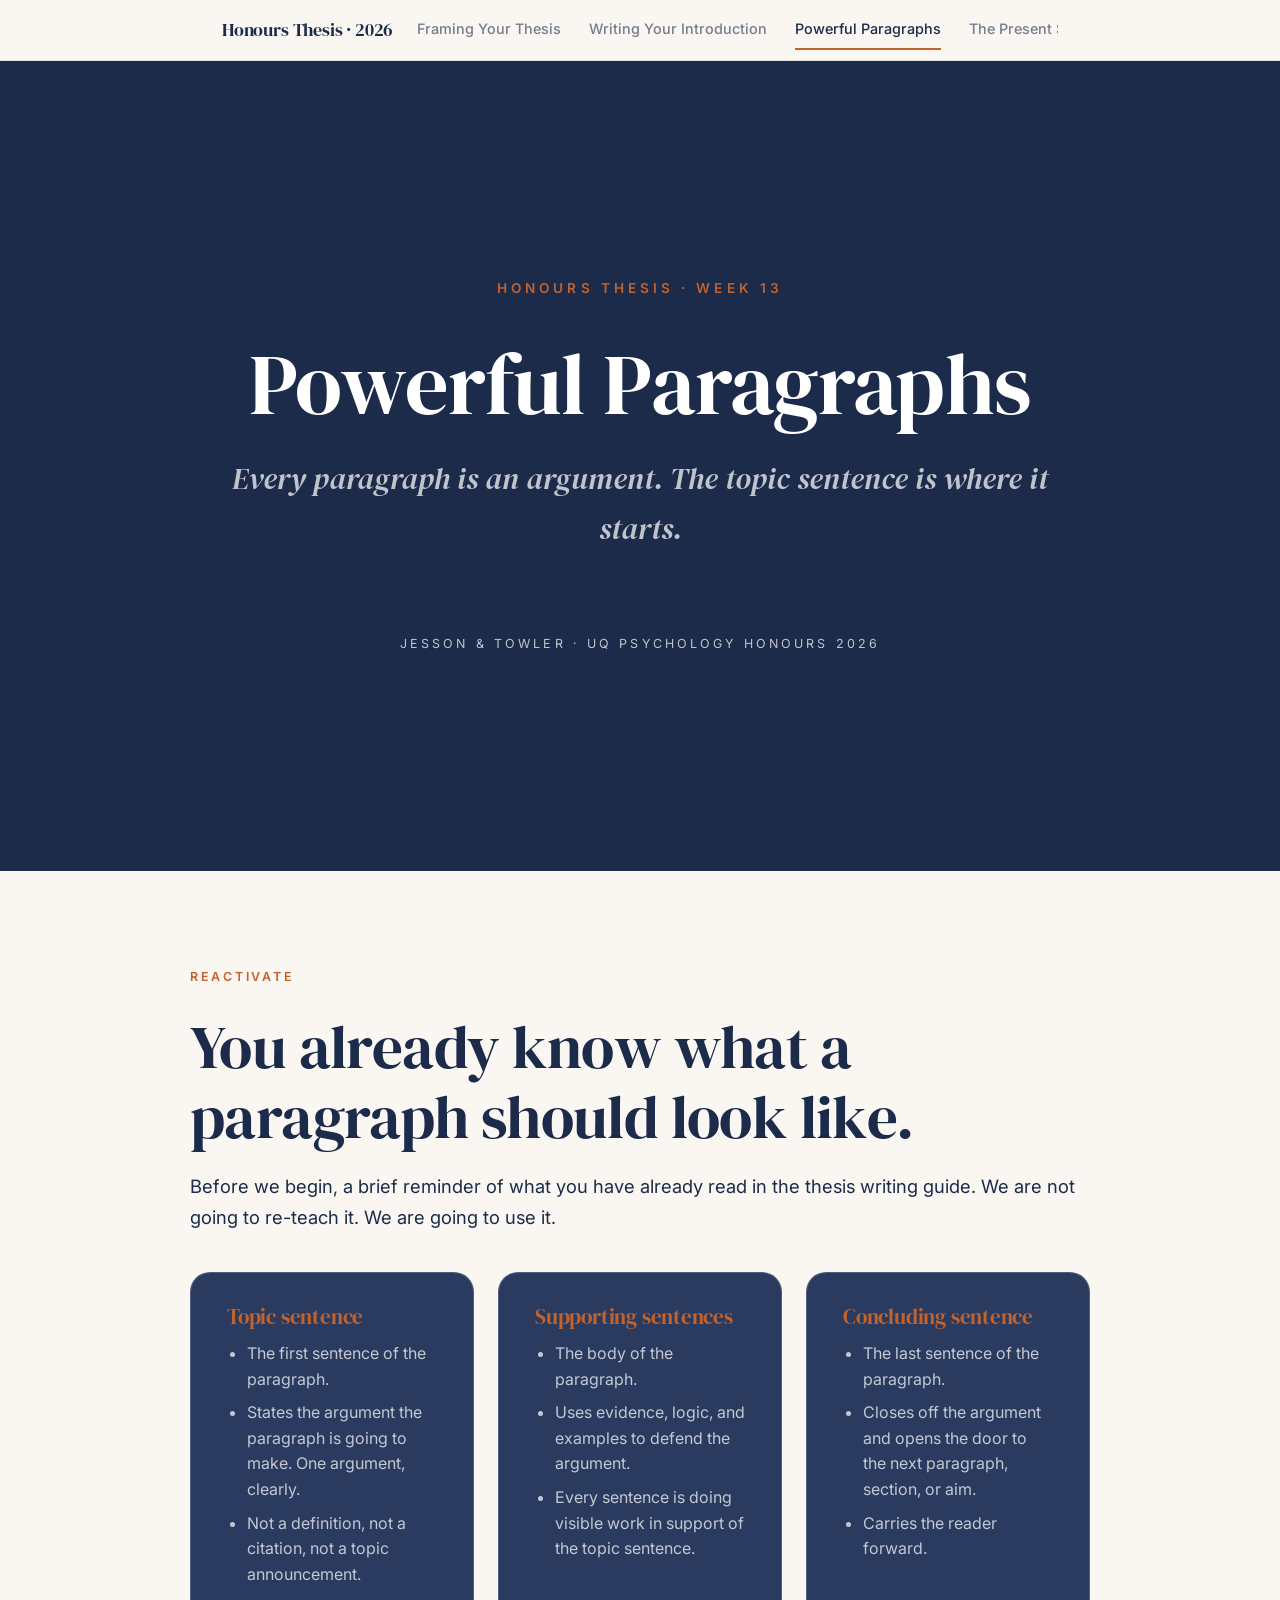
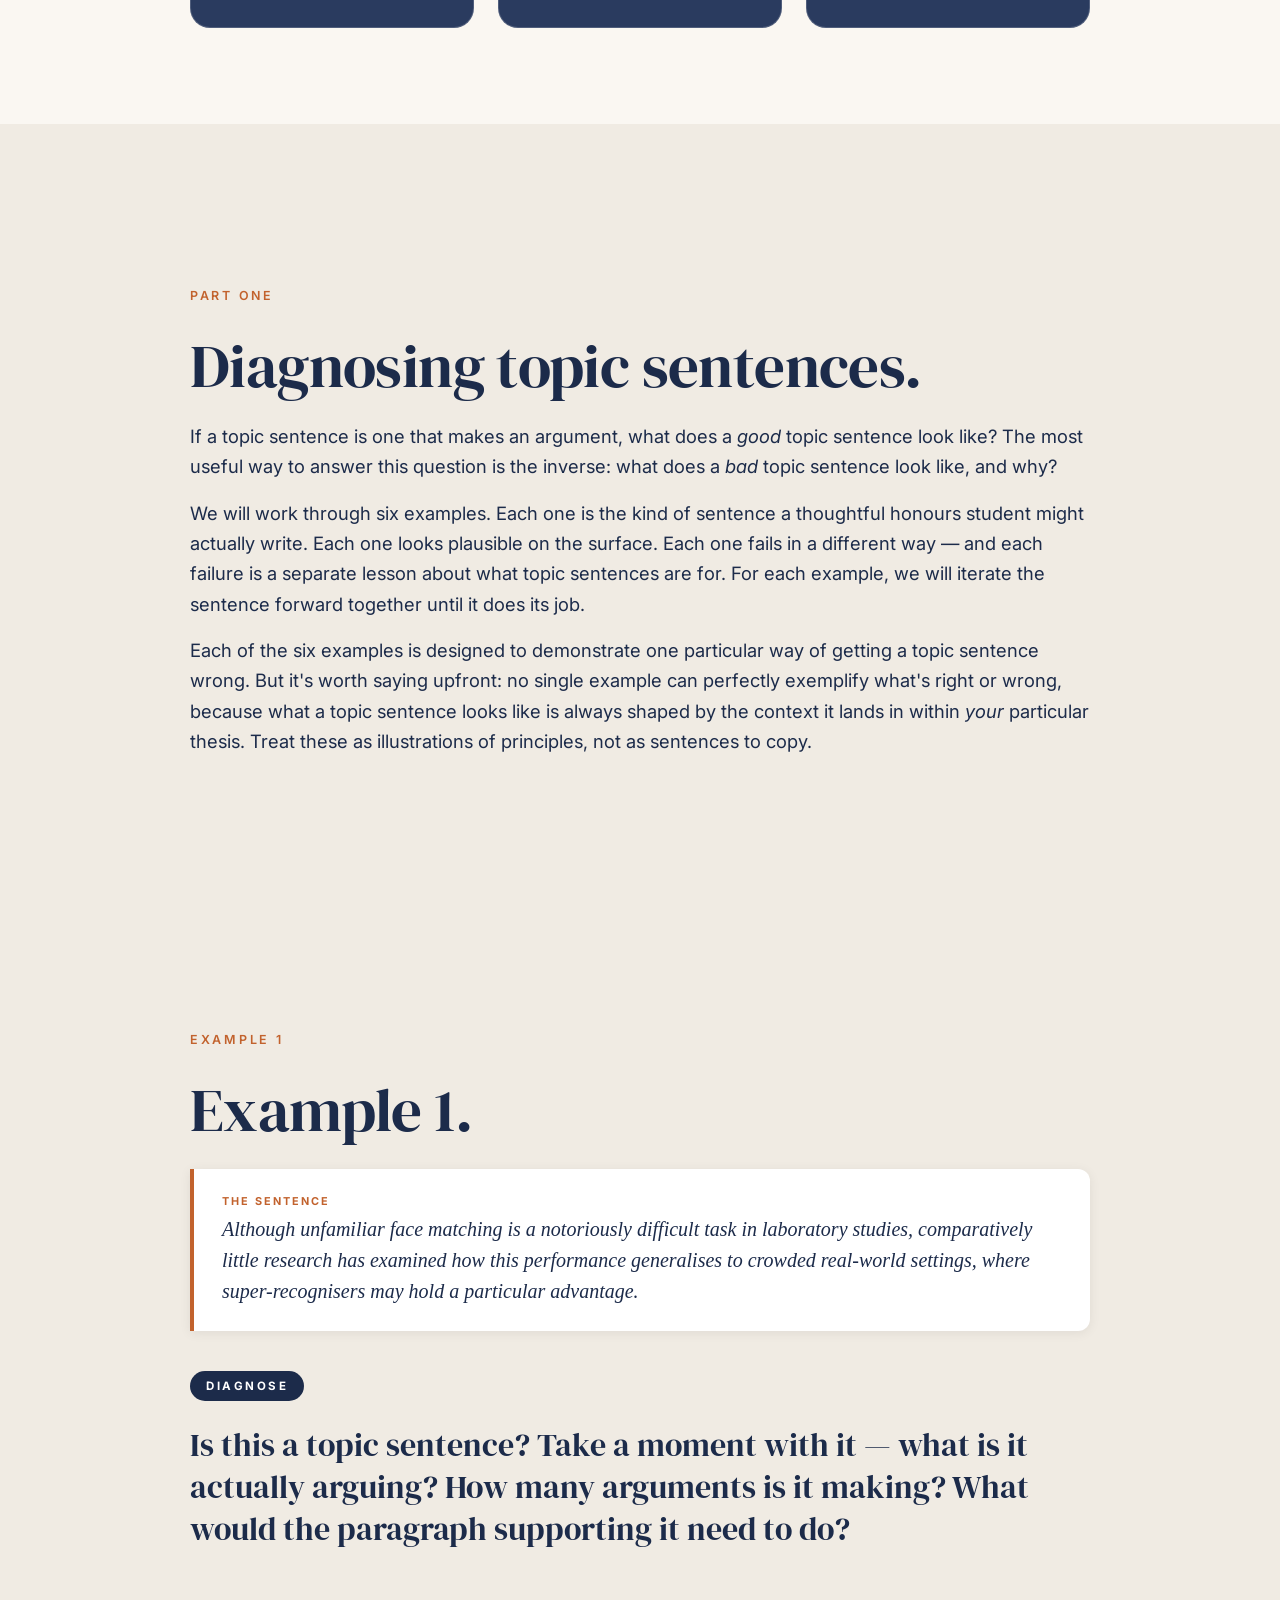
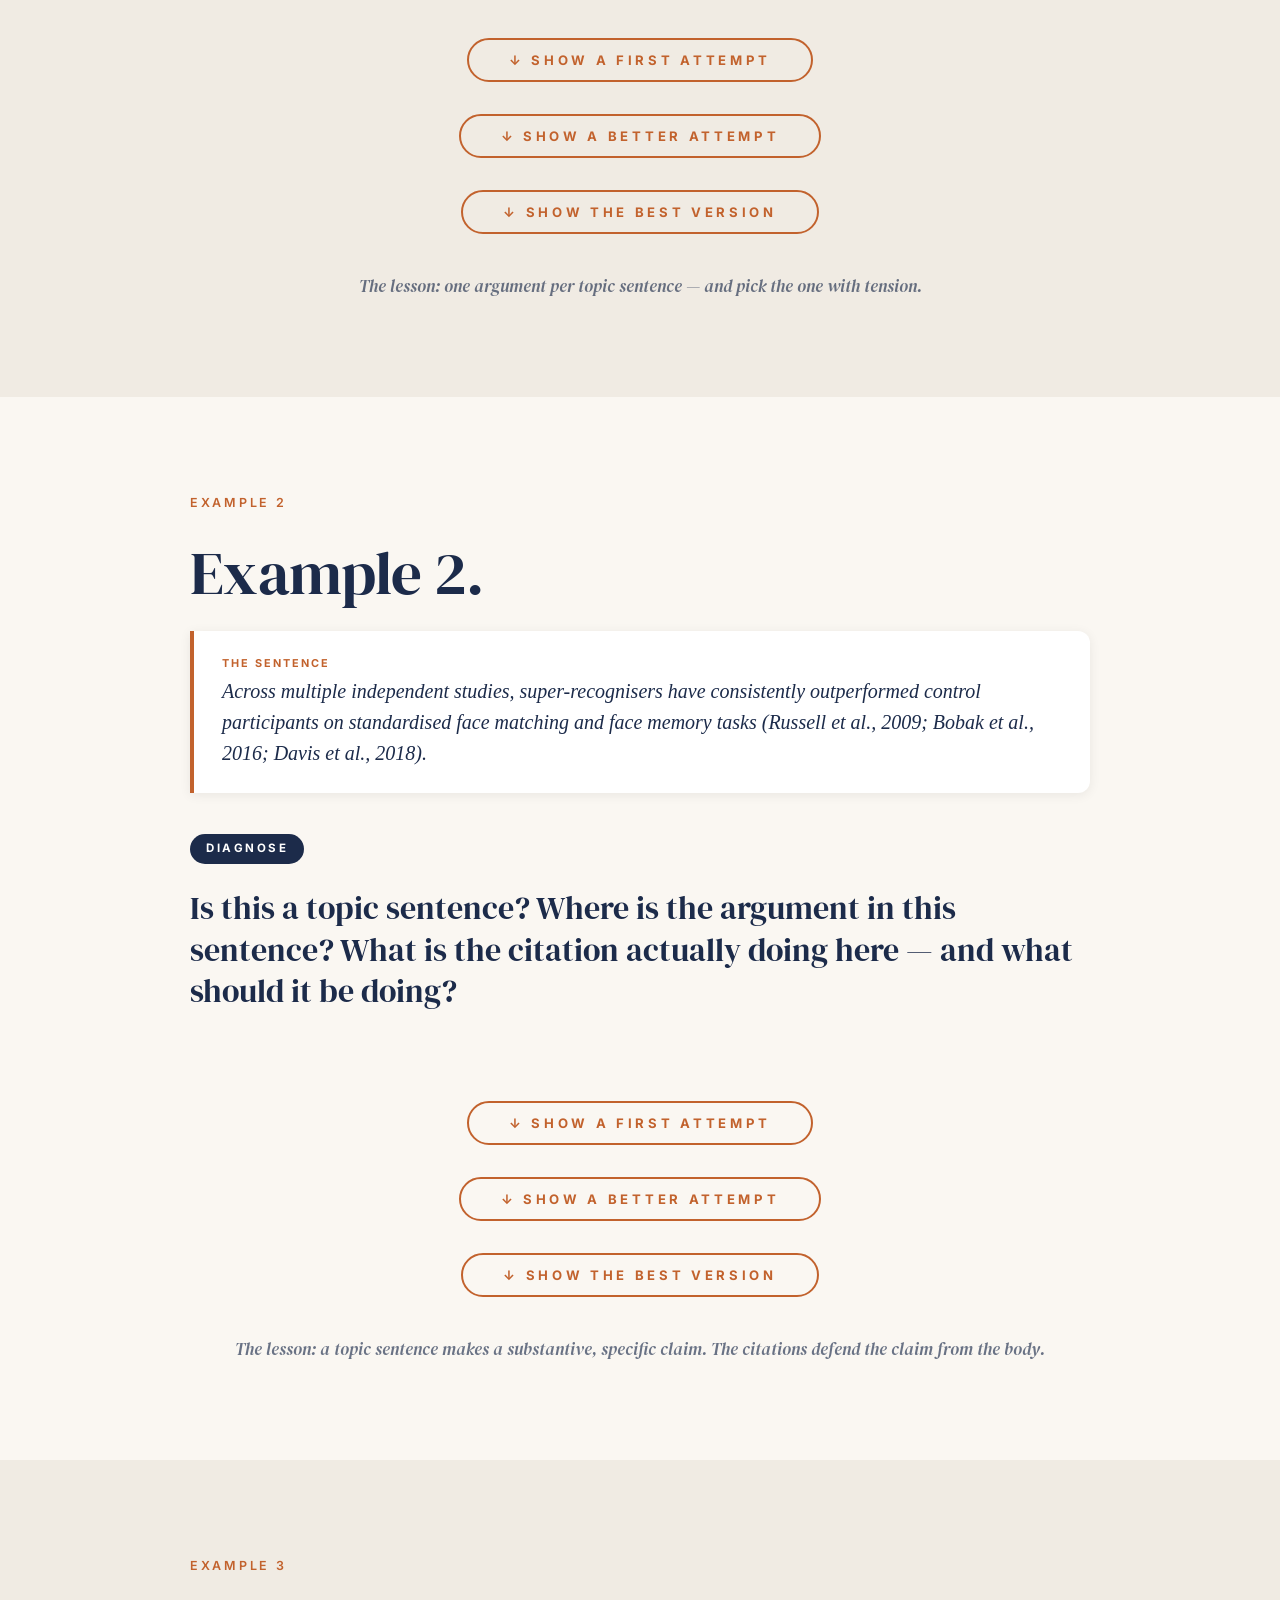
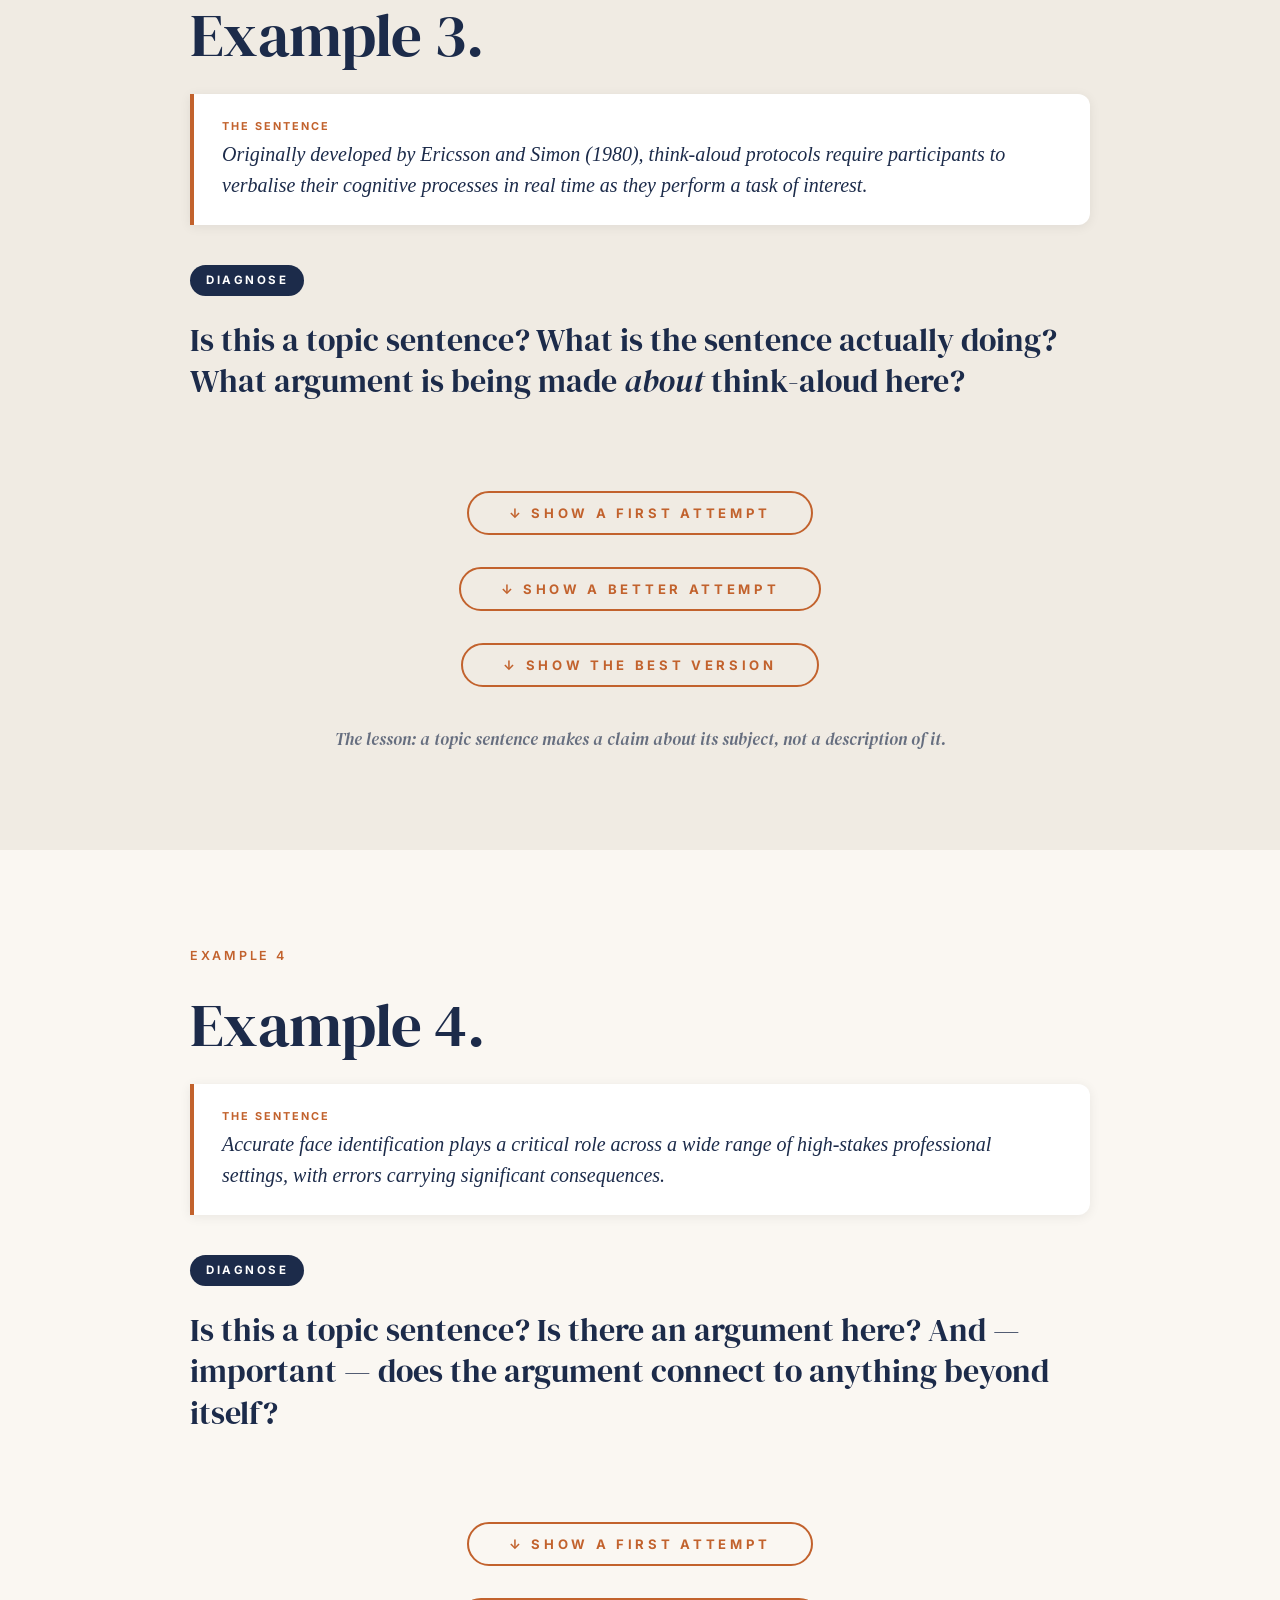
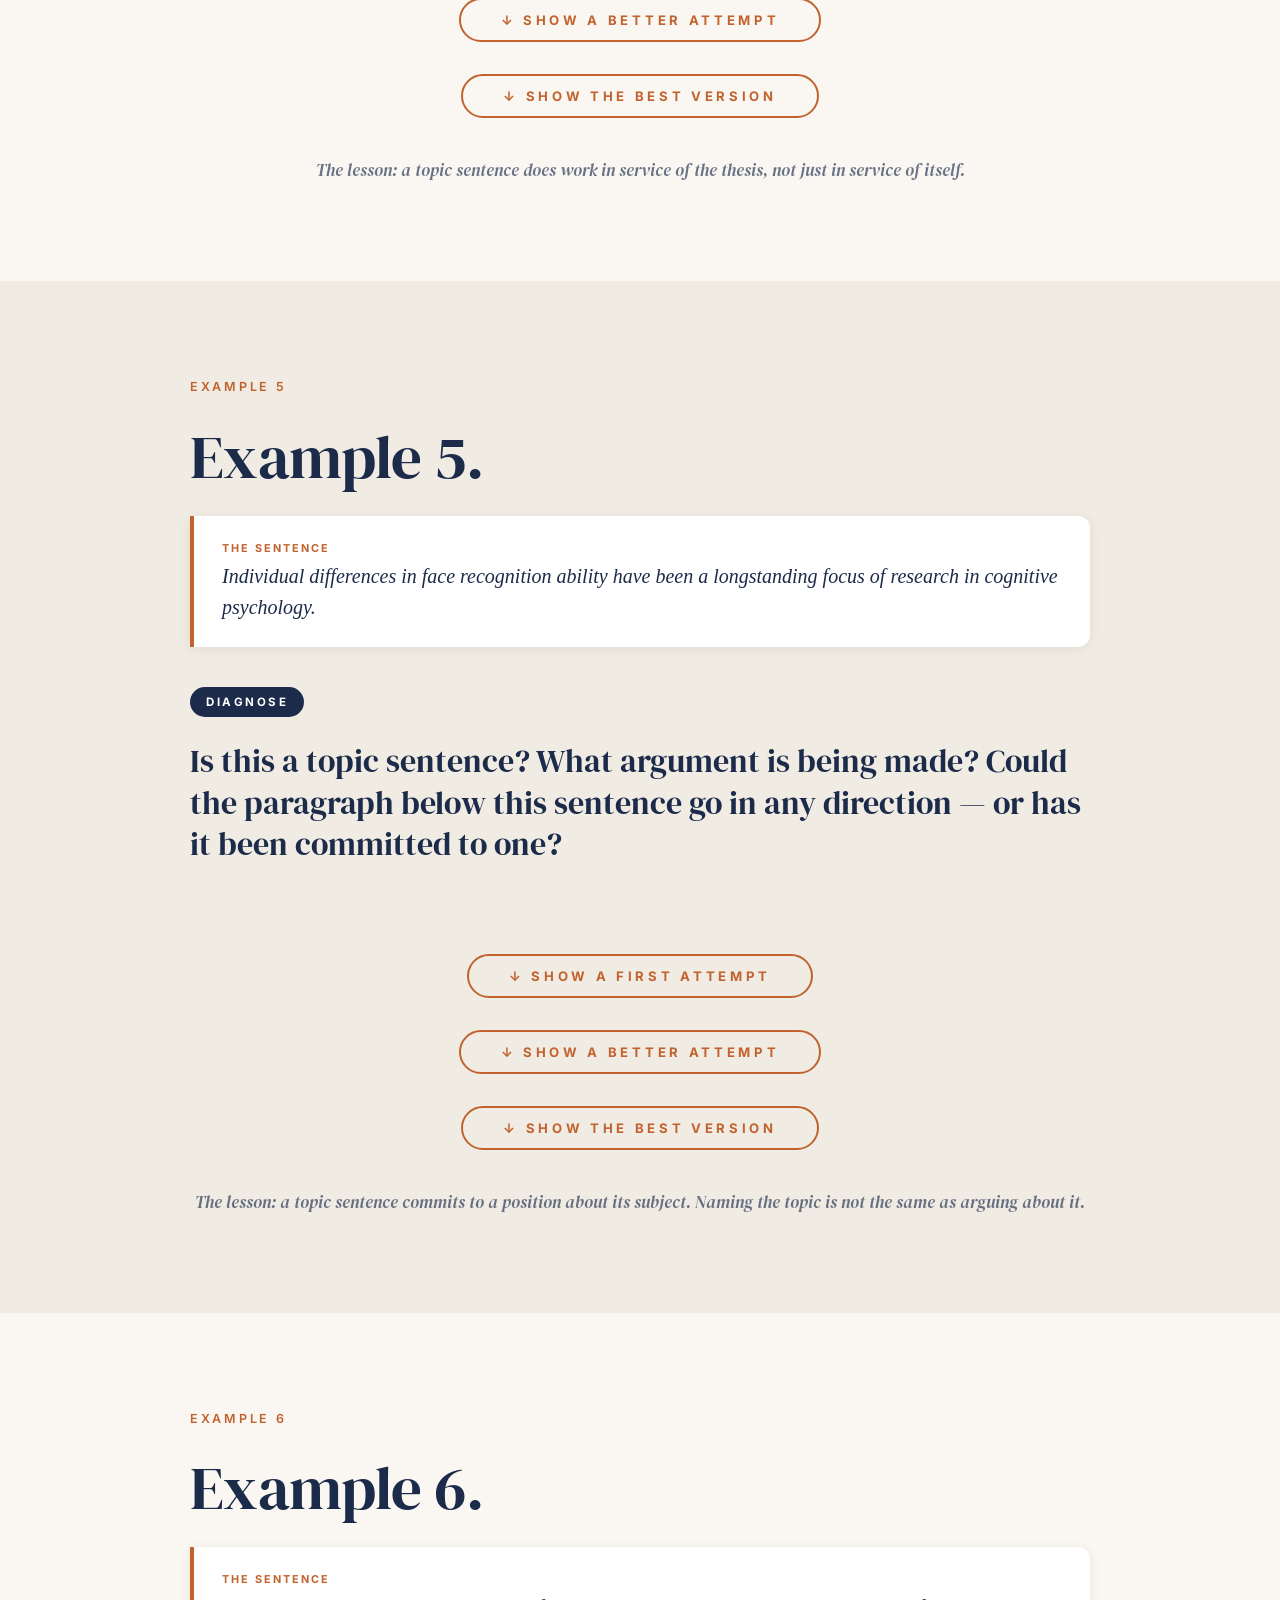
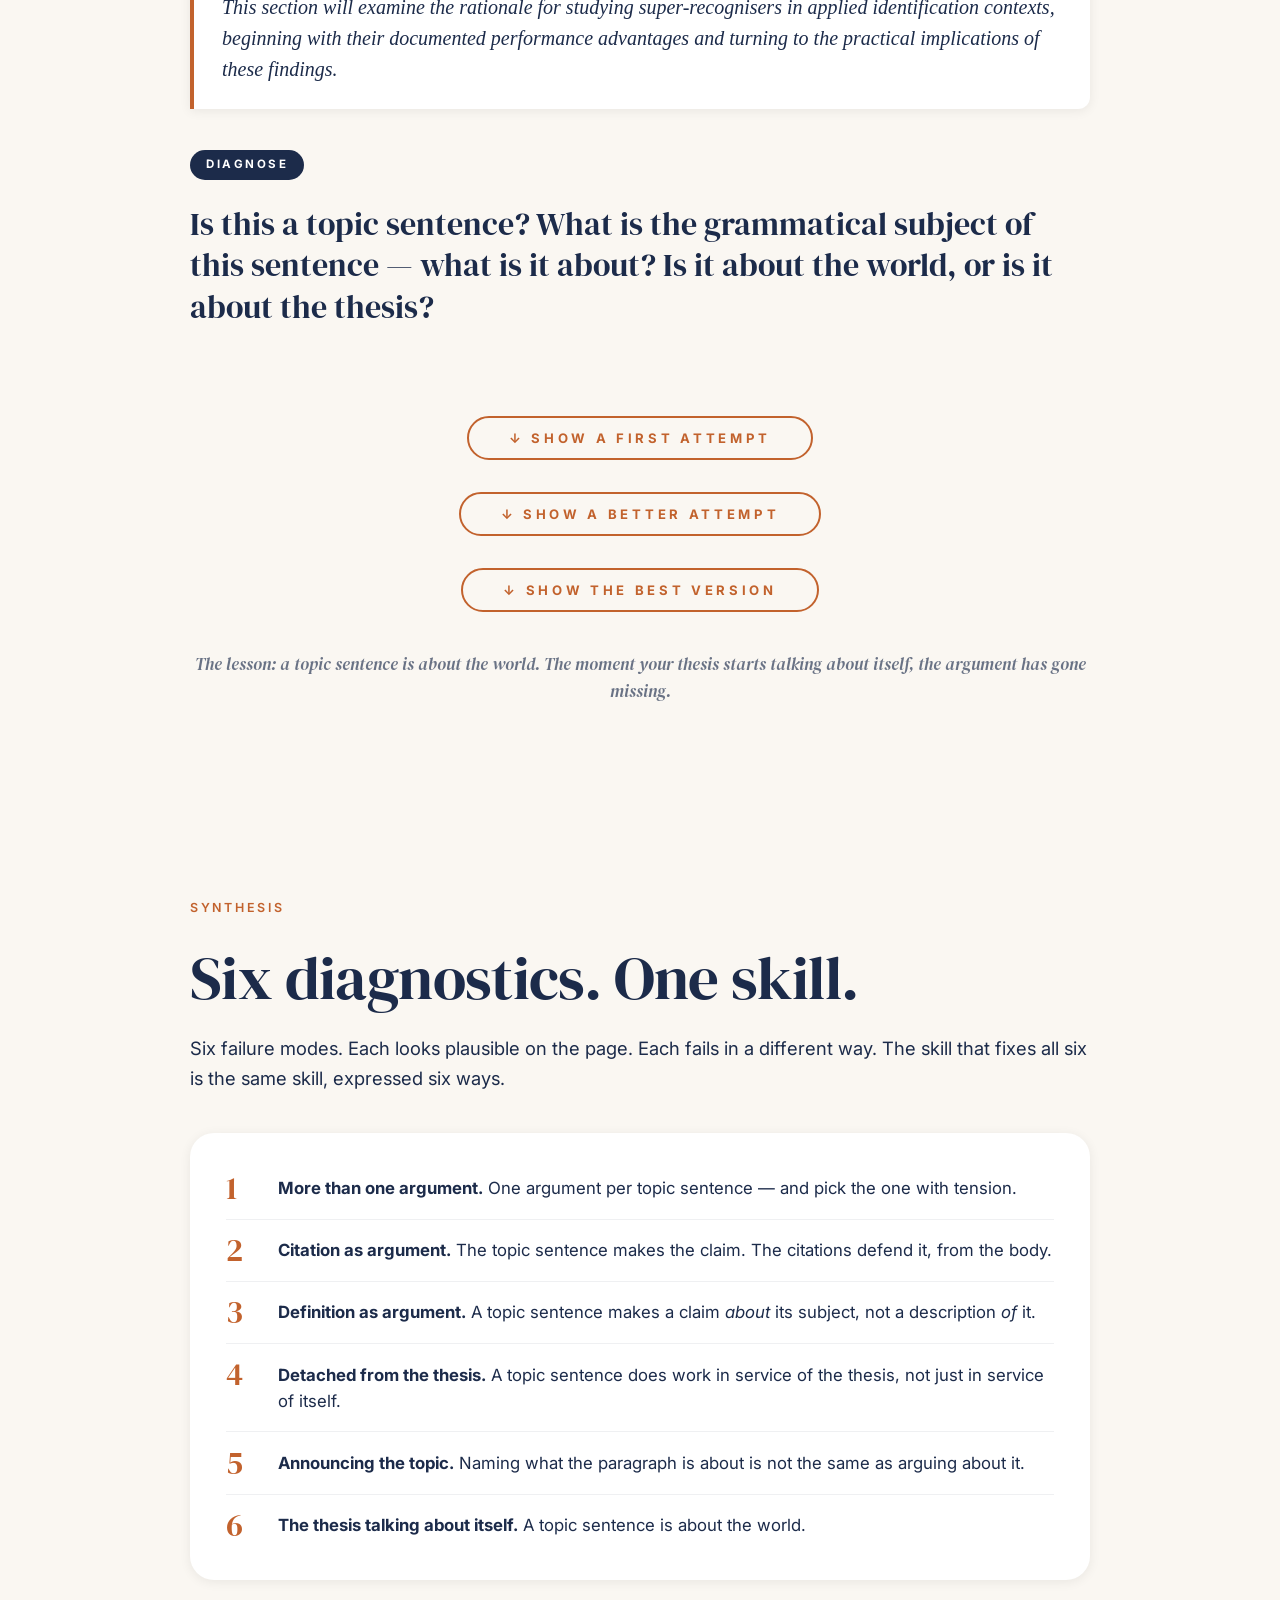
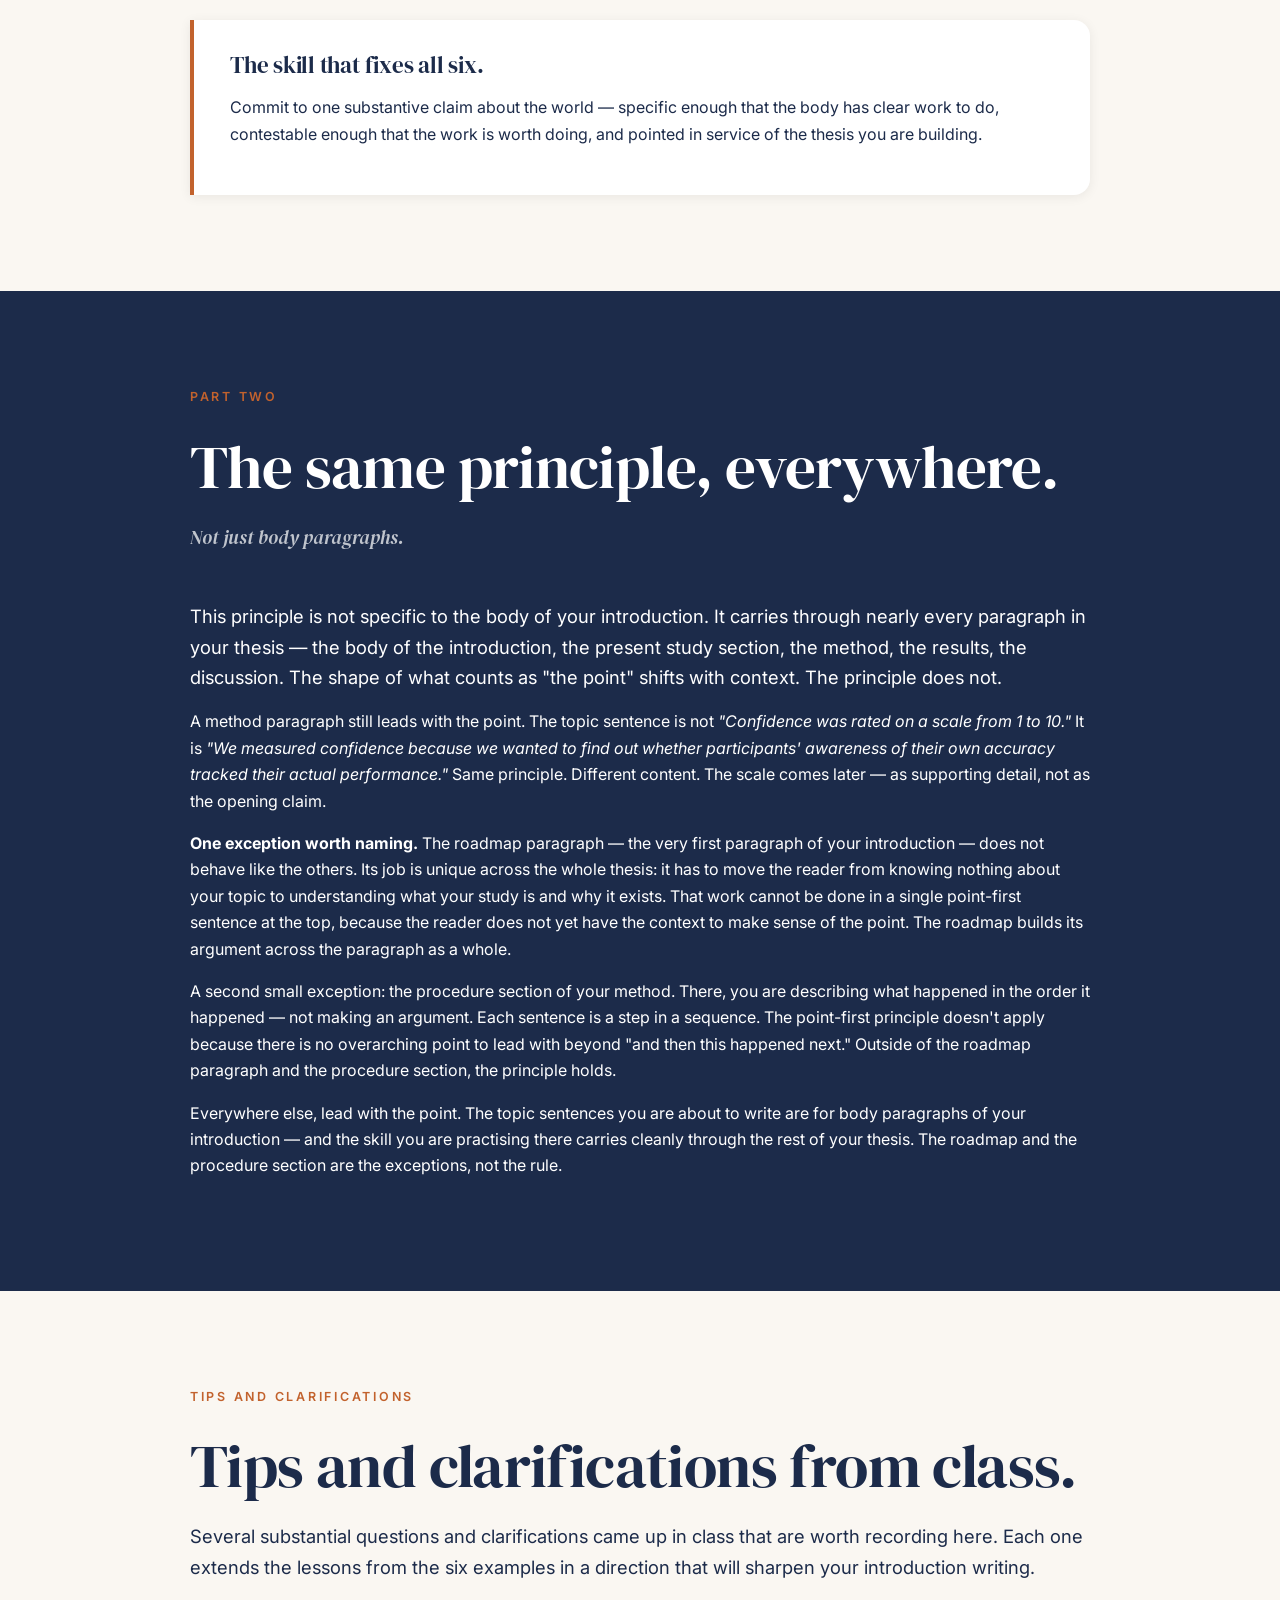
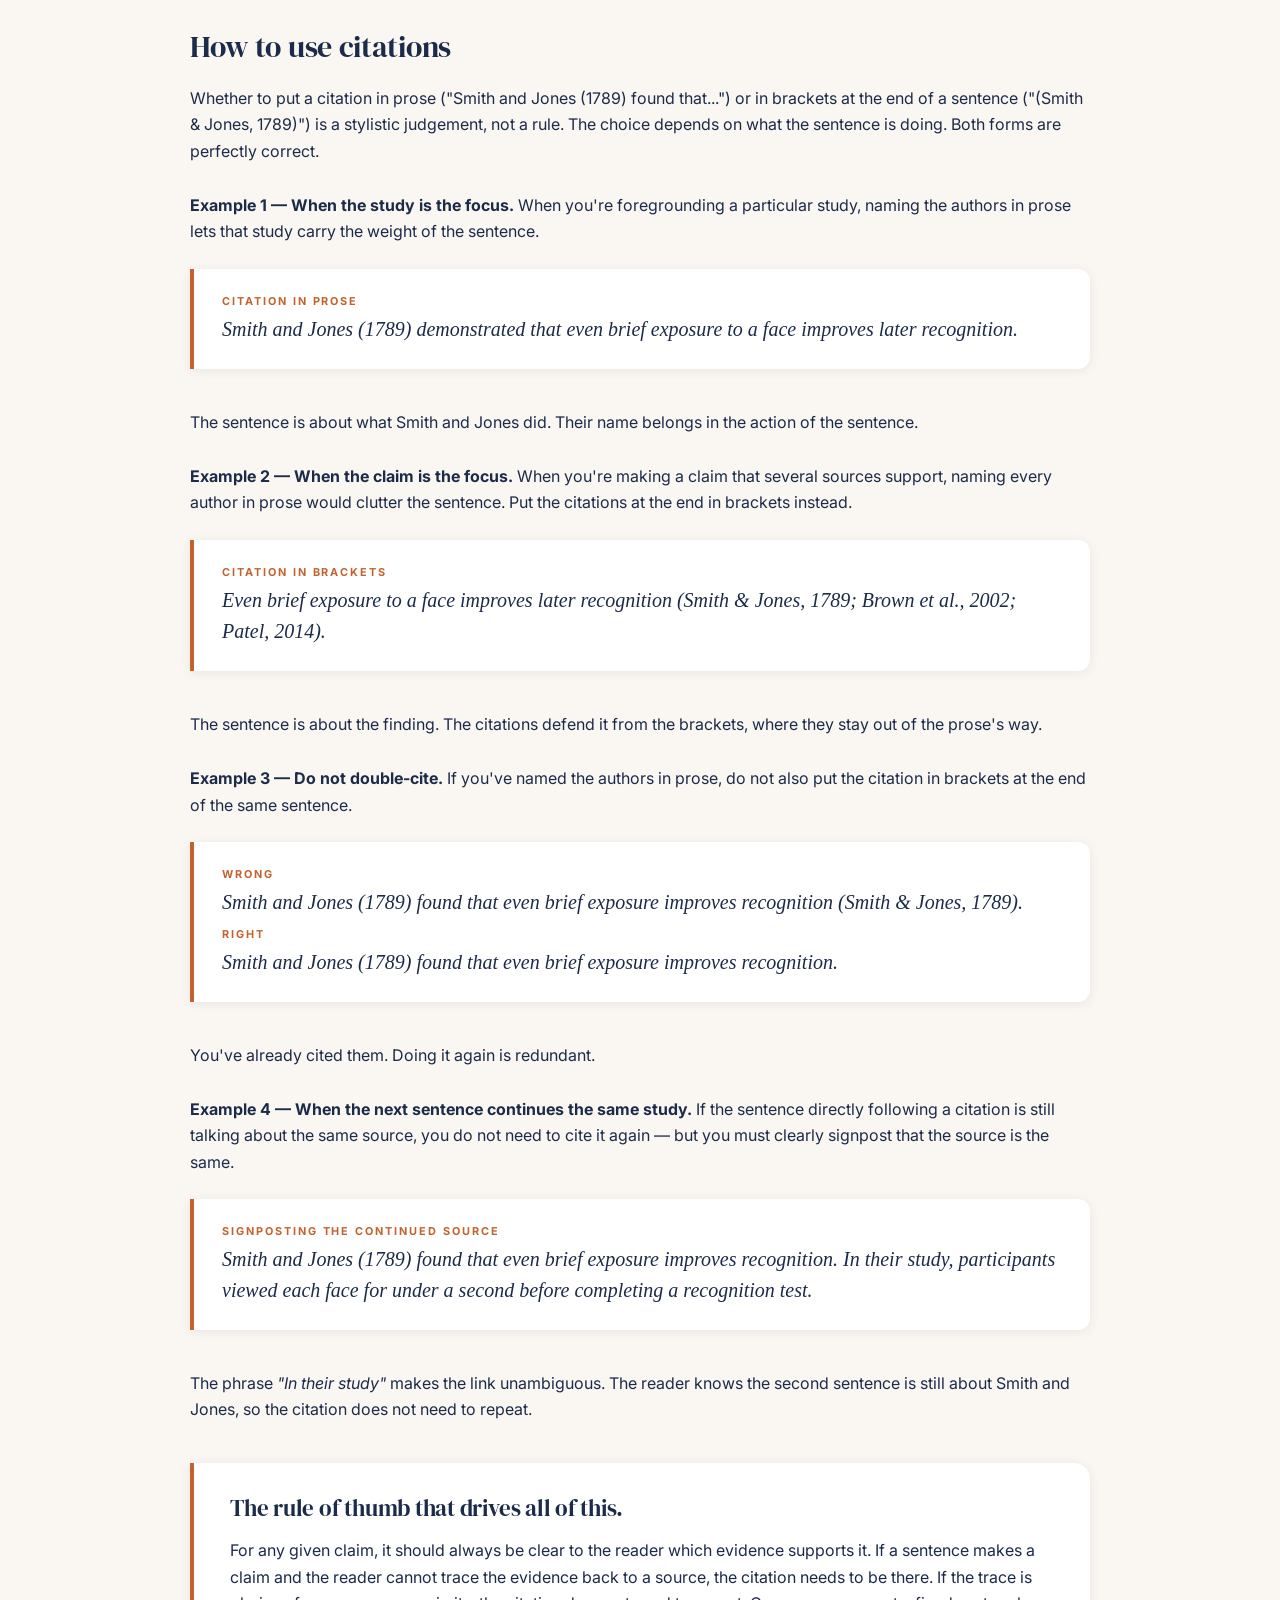
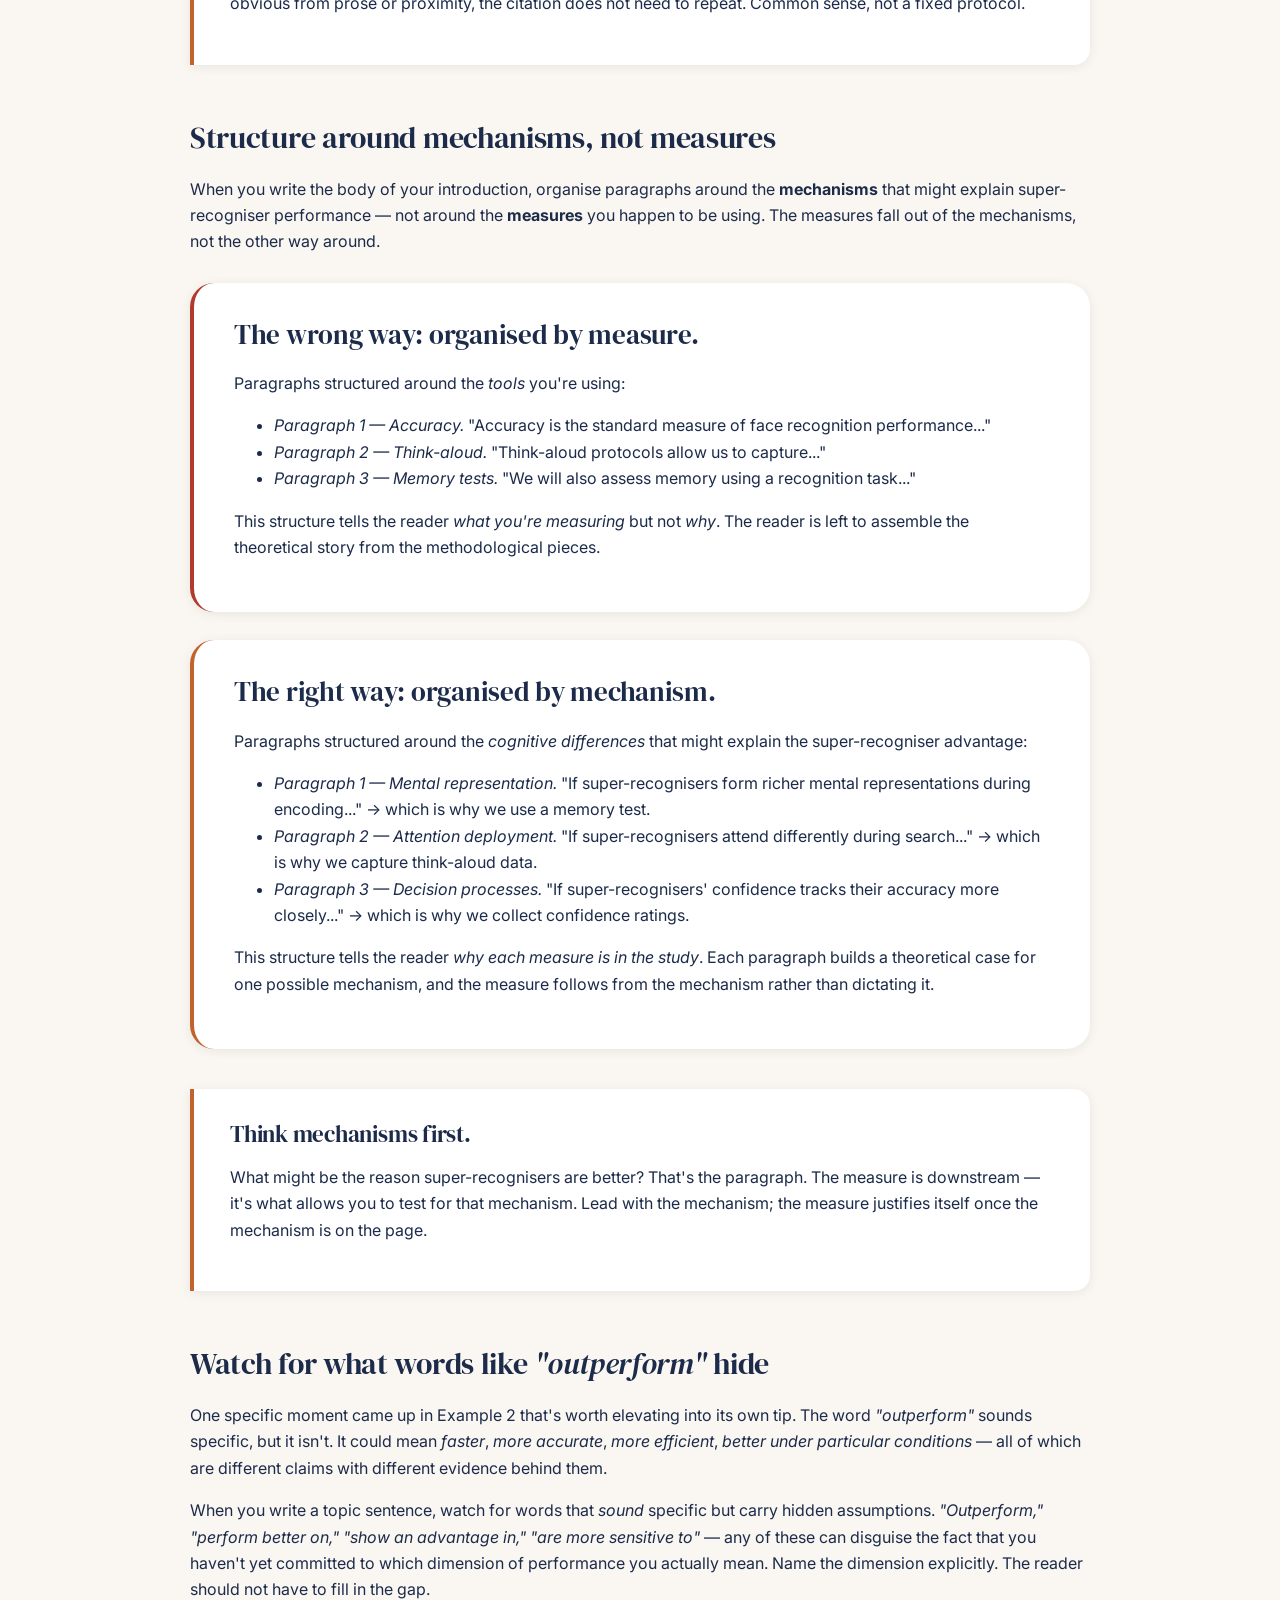
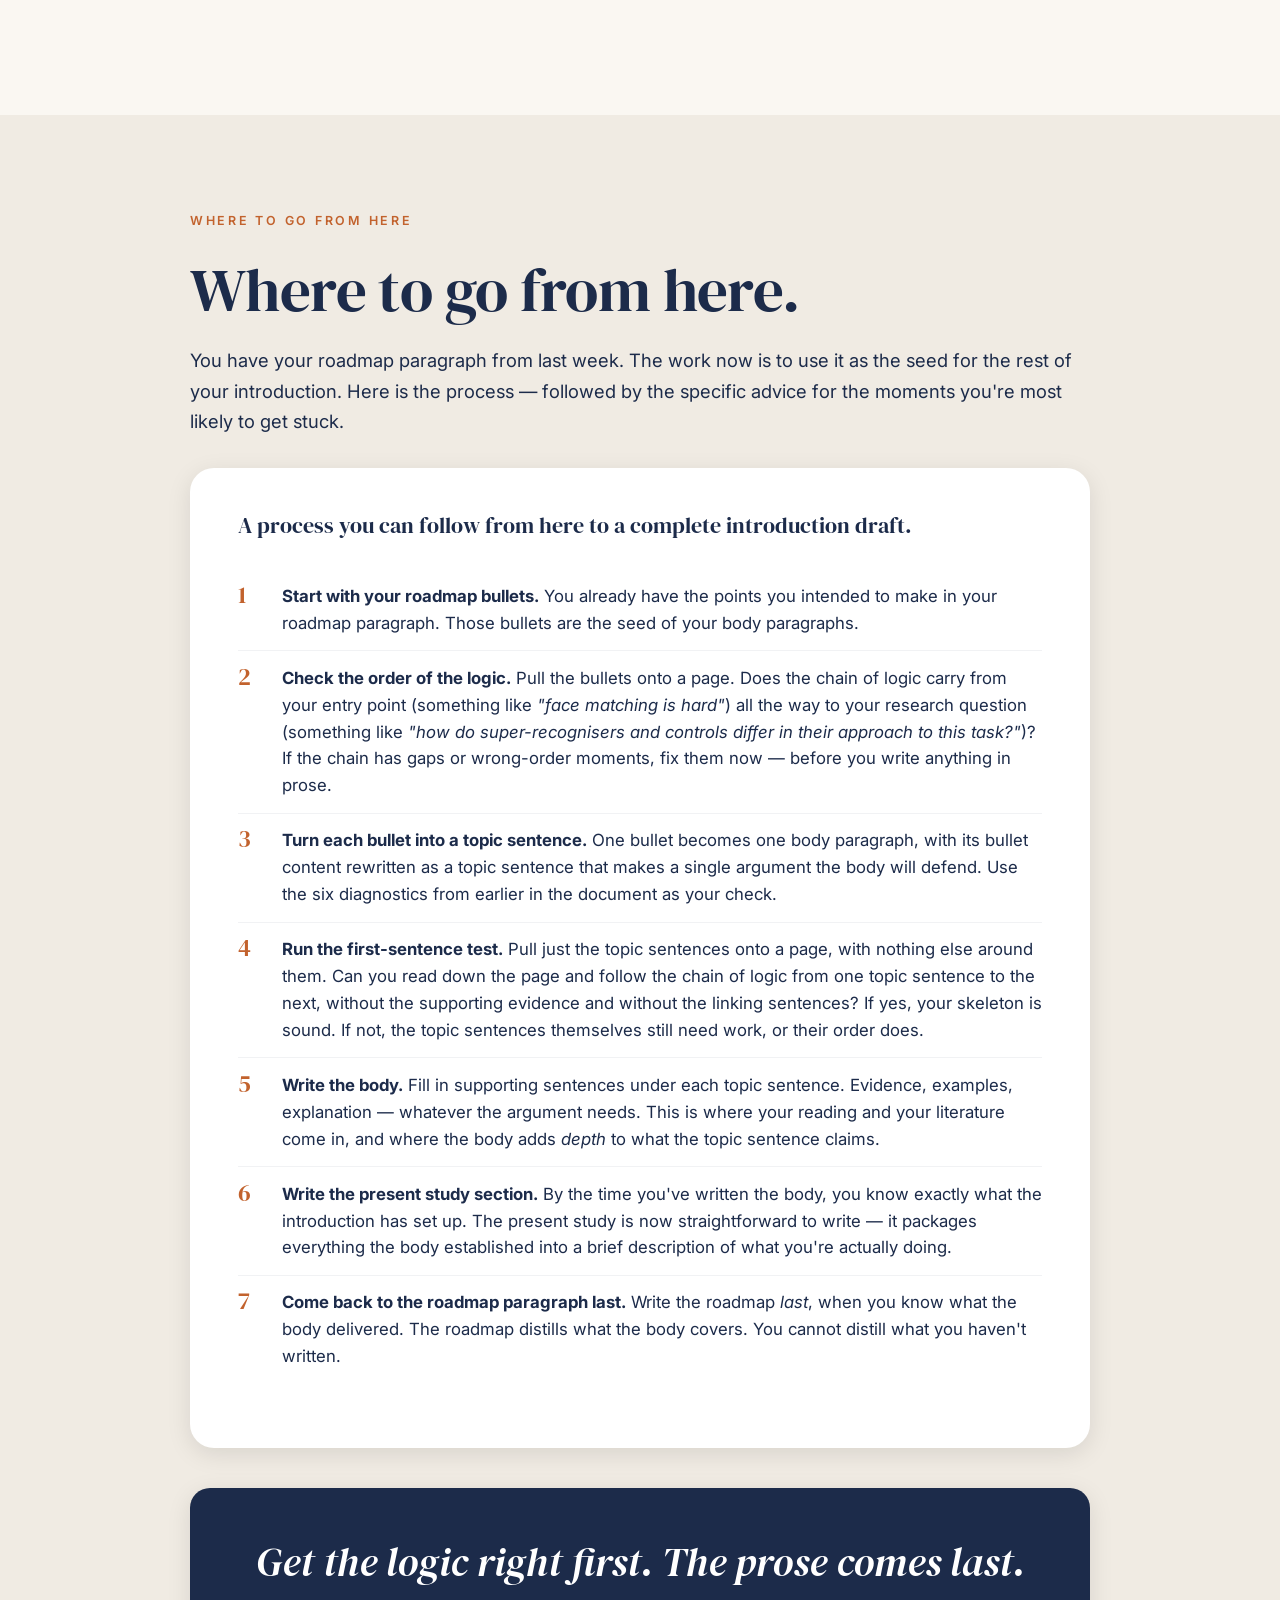
<file: week13_class.html>
<!doctype html>
<html lang="en">
<head>
<meta charset="utf-8" />
<meta name="viewport" content="width=device-width, initial-scale=1" />
<title>Powerful Paragraphs — Honours Thesis · Week 13</title>
<style>
  @import url('https://fonts.googleapis.com/css2?family=DM+Serif+Display:ital@0;1&family=Inter:wght@300;400;500;600;700&display=swap');

  :root {
    --cream:        #FAF7F2;
    --warm:         #F0EBE3;
    --navy:         #1C2B4A;
    --navy-lift:    #2A3B5F;
    --navy-border:  rgba(255,255,255,0.18);
    --terracotta:   #C2622D;
    --terracotta-soft: #FDF3EE;
    --reveal-bg:    #FFF8F5;
    --white:        #FFFFFF;
    --ink:          #1C2B4A;
    --muted-ink:    rgba(28,43,74,0.65);
    --muted-white:  rgba(255,255,255,0.72);
    --shadow:       0 2px 12px rgba(0,0,0,0.07);
    --shadow-lift:  0 6px 24px rgba(0,0,0,0.10);
  }

  * { box-sizing: border-box; }
  html { scroll-behavior: smooth; }

  body {
    margin: 0;
    font-family: 'Inter', -apple-system, BlinkMacSystemFont, sans-serif;
    font-weight: 400;
    background: var(--cream);
    color: var(--ink);
    line-height: 1.65;
    -webkit-font-smoothing: antialiased;
    -moz-osx-font-smoothing: grayscale;
  }

  /* ── Section frame ──────────────────────────────────────────── */
  section {
    min-height: 90vh;
    padding: 6rem 2rem;
    display: flex;
    flex-direction: column;
    align-items: center;
    justify-content: center;
  }
  section > .container {
    max-width: 900px;
    width: 100%;
    margin: 0 auto;
  }

  .bg-cream { background: var(--cream); color: var(--ink); }
  .bg-warm  { background: var(--warm);  color: var(--ink); }
  .bg-navy  { background: var(--navy);  color: var(--white); }

  /* ── Type ───────────────────────────────────────────────────── */
  h1, h2, h3, h4 {
    font-family: 'DM Serif Display', Georgia, serif;
    font-weight: 400;
    line-height: 1.15;
    margin: 0 0 1.25rem 0;
    letter-spacing: -0.01em;
  }

  .section-label {
    text-transform: uppercase;
    letter-spacing: 0.22em;
    font-size: 0.78rem;
    color: var(--terracotta);
    font-weight: 600;
    margin-bottom: 1.5rem;
    display: block;
  }

  .section-title {
    font-size: clamp(2.4rem, 5vw, 3.8rem);
    margin-bottom: 1.25rem;
  }
  .bg-navy .section-title { color: var(--white); }

  .subtitle {
    font-size: clamp(1.05rem, 1.6vw, 1.2rem);
    color: var(--muted-white);
    margin: 0 0 3rem 0;
    max-width: 740px;
    font-style: italic;
    font-family: 'DM Serif Display', serif;
  }
  .bg-cream .subtitle, .bg-warm .subtitle { color: var(--muted-ink); }

  p { margin: 0 0 1rem 0; }
  .lede { font-size: 1.15rem; }

  /* ── Hero ───────────────────────────────────────────────────── */
  .hero { text-align: center; }
  .hero .eyebrow {
    text-transform: uppercase;
    letter-spacing: 0.3em;
    color: var(--terracotta);
    font-size: 0.85rem;
    font-weight: 600;
    margin-bottom: 2.5rem;
  }
  .hero h1 {
    font-size: clamp(3.2rem, 7vw, 5.4rem);
    line-height: 1.05;
    margin-bottom: 1.5rem;
  }
  .hero .hero-sub {
    font-family: 'DM Serif Display', serif;
    font-style: italic;
    font-size: clamp(1.3rem, 2.4vw, 1.9rem);
    color: var(--muted-white);
    margin-bottom: 5rem;
  }
  .hero .credit {
    text-transform: uppercase;
    letter-spacing: 0.25em;
    font-size: 0.78rem;
    color: var(--muted-white);
  }

  /* ── Cards ──────────────────────────────────────────────────── */
  .card {
    background: var(--white);
    border-radius: 1.5rem;
    padding: 2.5rem;
    box-shadow: var(--shadow);
    color: var(--ink);
    display: flex;
    flex-direction: column;
    gap: 1rem;
  }

  .card-navy {
    background: var(--navy-lift);
    border: 1px solid var(--navy-border);
    border-radius: 1.25rem;
    padding: 2rem;
    color: var(--white);
    display: flex;
    flex-direction: column;
    gap: 0.85rem;
  }

  /* ── Reveal button ──────────────────────────────────────────── */
  .reveal-btn {
    display: block;
    margin: 2rem auto;
    background: transparent;
    border: 2px solid var(--terracotta);
    color: var(--terracotta);
    font-family: 'Inter', sans-serif;
    font-size: 0.82rem;
    font-weight: 700;
    text-transform: uppercase;
    letter-spacing: 0.28em;
    padding: 0.75rem 2.5rem;
    border-radius: 999px;
    cursor: pointer;
    transition: background 0.18s, color 0.18s;
  }
  .reveal-btn:hover {
    background: var(--terracotta);
    color: var(--white);
  }

  .reveal {
    background: var(--reveal-bg);
    border-radius: 1rem;
    padding: 2rem 2.25rem;
    margin-top: 1rem;
  }
  .reveal h3 {
    font-family: 'DM Serif Display', serif;
    font-size: 1.5rem;
    margin: 0 0 1rem 0;
    color: var(--navy);
  }
  .reveal p { font-size: 1.02rem; line-height: 1.65; }
  .reveal blockquote {
    background: var(--white);
    border-left: 3px solid var(--terracotta);
    padding: 1rem 1.4rem;
    margin: 1.25rem 0;
    font-family: 'Georgia', serif;
    font-style: italic;
    border-radius: 0 0.5rem 0.5rem 0;
  }
  .reveal em.tag {
    display: block;
    margin-top: 1rem;
    color: var(--terracotta);
    font-style: italic;
  }
  .reveal .candidate {
    background: var(--white);
    border-left: 3px solid var(--terracotta);
    padding: 1rem 1.4rem;
    margin: 0.25rem 0 1.25rem 0;
    font-family: 'Georgia', serif;
    font-style: italic;
    color: var(--navy);
    border-radius: 0 0.5rem 0.5rem 0;
    font-size: 1.08rem;
    line-height: 1.55;
  }
  .reveal .verdict-label {
    display: block;
    text-transform: uppercase;
    letter-spacing: 0.18em;
    font-size: 0.7rem;
    font-weight: 700;
    color: var(--terracotta);
    margin: 1.25rem 0 0.4rem 0;
  }

  .reveal .failure-label {
    font-family: 'DM Serif Display', serif;
    font-size: clamp(1.75rem, 2.8vw, 2.05rem);
    color: var(--terracotta);
    line-height: 1.2;
    margin: 0 0 0.75rem 0;
    letter-spacing: -0.01em;
  }
  .reveal .failure-explanation {
    font-size: 1.1rem;
    line-height: 1.6;
    color: var(--muted-ink);
    font-style: italic;
    margin: 0 0 1.75rem 0;
  }

  /* ── Socratic question blocks ──────────────────────────────── */
  .q-stack { width: 100%; }
  .q-block {
    border-top: 1px solid rgba(28,43,74,0.12);
    padding: 3rem 0 2rem;
  }
  .q-block:first-child { border-top: 0; padding-top: 0; }
  .q-tag {
    display: inline-block;
    background: var(--navy);
    color: var(--white);
    font-size: 0.72rem;
    font-weight: 700;
    text-transform: uppercase;
    letter-spacing: 0.22em;
    padding: 0.35rem 1rem;
    border-radius: 999px;
    margin-bottom: 1.5rem;
  }
  .q-prompt {
    font-family: 'DM Serif Display', serif;
    font-size: clamp(1.5rem, 2.6vw, 2rem);
    color: var(--navy);
    line-height: 1.3;
    margin: 0 0 1.5rem 0;
  }

  /* ── Option cards (Three Options pattern) ──────────────────── */
  .option-card {
    background: var(--white);
    border-radius: 1.5rem;
    border-left: 4px solid var(--terracotta);
    box-shadow: var(--shadow);
    padding: 2.25rem 2.5rem;
    margin-bottom: 1.75rem;
  }
  .option-card h3 {
    font-size: 1.7rem;
    color: var(--navy);
    margin: 0 0 1.25rem 0;
  }
  .option-row {
    display: grid;
    grid-template-columns: 110px 1fr;
    gap: 1rem;
    padding: 0.5rem 0;
    border-top: 1px solid rgba(28,43,74,0.07);
  }
  .option-row:first-of-type { border-top: 0; }
  .option-row .lbl {
    text-transform: uppercase;
    letter-spacing: 0.16em;
    font-size: 0.72rem;
    font-weight: 700;
    color: var(--terracotta);
    padding-top: 0.2rem;
  }
  .option-row .val { font-size: 1.02rem; line-height: 1.6; }

  .callout {
    background: var(--white);
    border-left: 4px solid var(--terracotta);
    border-radius: 0 1rem 1rem 0;
    padding: 2rem 2.25rem;
    box-shadow: var(--shadow);
    margin-top: 2.5rem;
  }
  .callout h3 {
    font-size: 1.45rem;
    color: var(--navy);
    margin: 0 0 1rem 0;
  }
  .callout p { font-size: 1rem; line-height: 1.65; }

  .choose-block {
    margin-top: 3rem;
    text-align: left;
  }
  .choose-block h3 {
    font-size: 1.7rem;
    color: var(--navy);
    margin: 0 0 1.25rem 0;
  }
  .choose-block p { font-size: 1.05rem; line-height: 1.7; }

  /* ── Concept preamble ──────────────────────────────────────── */
  .concept-block { margin-bottom: 3rem; }
  .concept-block h3 {
    font-size: 1.7rem;
    color: var(--white);
    margin: 0 0 1rem 0;
  }
  .bg-navy .concept-block { color: var(--muted-white); }
  .bg-navy .concept-block p { color: var(--muted-white); }
  .example-inset {
    background: rgba(255,255,255,0.06);
    border-left: 3px solid var(--terracotta);
    padding: 1rem 1.25rem;
    margin: 1rem 0;
    border-radius: 0 0.5rem 0.5rem 0;
    font-family: 'Georgia', serif;
    font-style: italic;
    color: var(--white);
    line-height: 1.6;
    font-size: 1rem;
  }
  .example-inset .ex-label {
    display: block;
    font-family: 'Inter', sans-serif;
    font-style: normal;
    text-transform: uppercase;
    letter-spacing: 0.18em;
    font-size: 0.68rem;
    font-weight: 700;
    color: var(--terracotta);
    margin: 0.5rem 0 0.25rem 0;
  }
  .example-inset .ex-label:first-child { margin-top: 0; }

  /* The bad-sentence display: a prominent example-inset variant
     for the diagnostic sections on cream/warm backgrounds. */
  .bg-cream .example-inset,
  .bg-warm  .example-inset {
    background: var(--white);
    border-left: 4px solid var(--terracotta);
    color: var(--ink);
    box-shadow: var(--shadow);
    padding: 1.5rem 1.75rem;
    margin: 1.5rem 0 2.5rem 0;
    border-radius: 0 0.75rem 0.75rem 0;
    font-size: clamp(1.1rem, 1.6vw, 1.25rem);
    line-height: 1.55;
  }
  .bg-cream .example-inset .ex-label,
  .bg-warm  .example-inset .ex-label {
    color: var(--terracotta);
  }

  .principle-card {
    background: var(--navy-lift);
    border: 1px solid var(--navy-border);
    border-radius: 1.25rem;
    padding: 2rem 2.25rem;
    margin-top: 2rem;
    color: var(--white);
  }
  .principle-card h4 {
    font-size: 1.3rem;
    color: var(--terracotta);
    margin: 0 0 0.75rem 0;
  }
  .principle-card p { color: var(--muted-white); font-size: 1rem; line-height: 1.7; margin: 0 0 0.75rem 0; }
  .principle-card p:last-child { margin-bottom: 0; }
  .principle-card ul { margin: 0.5rem 0 0 0; padding-left: 1.25rem; color: var(--muted-white); }
  .principle-card ul li { margin-bottom: 0.5rem; line-height: 1.6; font-size: 1rem; }

  /* Three-up principle-card row for the Reactivate section */
  .principle-row {
    display: grid;
    grid-template-columns: repeat(3, 1fr);
    gap: 1.5rem;
    margin-top: 2.5rem;
  }
  .principle-row .principle-card { margin-top: 0; }

  /* ── Activity card ─────────────────────────────────────────── */
  .activity-card {
    background: var(--white);
    border-radius: 1.5rem;
    padding: 2.5rem 3rem;
    color: var(--ink);
    box-shadow: var(--shadow-lift);
    margin-top: 2rem;
  }
  .activity-card ol {
    list-style: none;
    counter-reset: lc;
    padding: 0;
    margin: 0 0 1.5rem 0;
  }
  .activity-card ol li {
    counter-increment: lc;
    padding: 0.85rem 0;
    padding-left: 2.75rem;
    position: relative;
    line-height: 1.6;
    font-size: 1.05rem;
    border-top: 1px solid rgba(28,43,74,0.06);
  }
  .activity-card ol li:first-child { border-top: 0; }
  .activity-card ol li::before {
    content: counter(lc);
    position: absolute;
    left: 0;
    top: 0.85rem;
    color: var(--terracotta);
    font-family: 'DM Serif Display', serif;
    font-size: 1.5rem;
    font-weight: 400;
    line-height: 1;
    width: 2rem;
  }
  .activity-card .closer-line {
    margin-top: 1.75rem;
    padding-top: 1.5rem;
    border-top: 1px solid rgba(28,43,74,0.1);
    font-style: italic;
    color: var(--muted-ink);
    font-size: 1.02rem;
    line-height: 1.6;
  }

  /* Section-level closer-line (used at the foot of each diagnostic) */
  .closer-line {
    margin: 2.5rem 0 0 0;
    font-style: italic;
    color: var(--muted-ink);
    font-size: 1.05rem;
    line-height: 1.6;
    text-align: center;
    font-family: 'DM Serif Display', serif;
  }

  .open-now {
    font-family: 'DM Serif Display', serif;
    font-style: italic;
    font-size: clamp(1.3rem, 2.2vw, 1.7rem);
    color: var(--navy);
    text-align: center;
    margin-bottom: 1.5rem;
    line-height: 1.4;
  }

  /* ── Diagnostic recap list (Section 10) ───────────────────── */
  .diagnostic-recap {
    list-style: none;
    counter-reset: dr;
    padding: 0;
    margin: 2.5rem 0 0 0;
    background: var(--white);
    border-radius: 1.5rem;
    box-shadow: var(--shadow);
    padding: 1.5rem 2.25rem;
  }
  .diagnostic-recap li {
    counter-increment: dr;
    padding: 1.1rem 0 1.1rem 3.25rem;
    position: relative;
    line-height: 1.55;
    font-size: 1.05rem;
    border-top: 1px solid rgba(28,43,74,0.07);
  }
  .diagnostic-recap li:first-child { border-top: 0; }
  .diagnostic-recap li::before {
    content: counter(dr);
    position: absolute;
    left: 0;
    top: 0.9rem;
    color: var(--terracotta);
    font-family: 'DM Serif Display', serif;
    font-size: 2rem;
    line-height: 1;
    width: 2.5rem;
    text-align: left;
  }
  .diagnostic-recap li strong { color: var(--navy); }

  /* ── Closing ────────────────────────────────────────────────── */
  .close-stack { text-align: center; }
  .close-stack .quote {
    font-family: 'DM Serif Display', serif;
    font-style: italic;
    font-size: clamp(2rem, 4.5vw, 3.4rem);
    color: var(--white);
    line-height: 1.25;
    max-width: 880px;
    margin: 0 auto 4rem;
  }
  .close-stack .credit {
    text-transform: uppercase;
    letter-spacing: 0.25em;
    font-size: 0.78rem;
    color: var(--muted-white);
  }

  /* ── Inline emphasis inside reveals ───────────────────────── */
  strong { font-weight: 700; }
  em { font-style: italic; }

  .reveal ul {
    margin: 0.5rem 0 1rem 0;
    padding-left: 1.25rem;
  }
  .reveal ul li {
    margin-bottom: 0.5rem;
    line-height: 1.6;
    font-size: 1rem;
  }

  /* ── Responsive ─────────────────────────────────────────────── */
  @media (max-width: 768px) {
    section { padding: 4rem 1.25rem; }
    .card, .option-card, .activity-card, .callout { padding: 1.75rem; }
    .hero h1 { font-size: 2.8rem; }
    .hero .hero-sub { margin-bottom: 3rem; }
    .option-row { grid-template-columns: 1fr; gap: 0.25rem; }
    .principle-row { grid-template-columns: 1fr; gap: 1rem; }
    .diagnostic-recap { padding: 1rem 1.25rem; }
  }
</style>
<link rel="stylesheet" href="nav.css">
</head>
<body>

<div id="site-nav"></div>
<script src="nav.js"></script>

<!-- ══════════ HERO ══════════ -->
<section class="bg-navy">
  <div class="container hero">
    <div class="eyebrow">Honours Thesis · Week 13</div>
    <h1>Powerful Paragraphs</h1>
    <div class="hero-sub">Every paragraph is an argument. The topic sentence is where it starts.</div>
    <div class="credit">Jesson &amp; Towler · UQ Psychology Honours 2026</div>
  </div>
</section>

<!-- ══════════ REACTIVATE ══════════ -->
<section class="bg-cream">
  <div class="container">
    <span class="section-label">Reactivate</span>
    <h2 class="section-title">You already know what a paragraph should look like.</h2>
    <p class="lede">Before we begin, a brief reminder of what you have already read in the thesis writing guide. We are not going to re-teach it. We are going to use it.</p>

    <div class="principle-row">
      <div class="principle-card">
        <h4>Topic sentence</h4>
        <ul>
          <li>The first sentence of the paragraph.</li>
          <li>States the argument the paragraph is going to make. One argument, clearly.</li>
          <li>Not a definition, not a citation, not a topic announcement.</li>
        </ul>
      </div>

      <div class="principle-card">
        <h4>Supporting sentences</h4>
        <ul>
          <li>The body of the paragraph.</li>
          <li>Uses evidence, logic, and examples to defend the argument.</li>
          <li>Every sentence is doing visible work in support of the topic sentence.</li>
        </ul>
      </div>

      <div class="principle-card">
        <h4>Concluding sentence</h4>
        <ul>
          <li>The last sentence of the paragraph.</li>
          <li>Closes off the argument and opens the door to the next paragraph, section, or aim.</li>
          <li>Carries the reader forward.</li>
        </ul>
      </div>
    </div>
  </div>
</section>

<!-- ══════════ PART ONE INTRO ══════════ -->
<section class="bg-warm">
  <div class="container">
    <span class="section-label">Part One</span>
    <h2 class="section-title">Diagnosing topic sentences.</h2>
    <p class="lede">If a topic sentence is one that makes an argument, what does a <em>good</em> topic sentence look like? The most useful way to answer this question is the inverse: what does a <em>bad</em> topic sentence look like, and why?</p>
    <p class="lede">We will work through six examples. Each one is the kind of sentence a thoughtful honours student might actually write. Each one looks plausible on the surface. Each one fails in a different way — and each failure is a separate lesson about what topic sentences are for. For each example, we will iterate the sentence forward together until it does its job.</p>
    <p class="lede">Each of the six examples is designed to demonstrate one particular way of getting a topic sentence wrong. But it's worth saying upfront: no single example can perfectly exemplify what's right or wrong, because what a topic sentence looks like is always shaped by the context it lands in within <em>your</em> particular thesis. Treat these as illustrations of principles, not as sentences to copy.</p>
  </div>
</section>

<!-- ══════════ DIAGNOSTIC 1 ══════════ -->
<section class="bg-warm">
  <div class="container">
    <span class="section-label">Example 1</span>
    <h2 class="section-title">Example 1.</h2>

    <div class="example-inset">
      <span class="ex-label">The sentence</span>
      Although unfamiliar face matching is a notoriously difficult task in laboratory studies, comparatively little research has examined how this performance generalises to crowded real-world settings, where super-recognisers may hold a particular advantage.
    </div>

    <div class="q-stack">
      <div class="q-block">
        <div class="q-tag">Diagnose</div>
        <p class="q-prompt">Is this a topic sentence? Take a moment with it — what is it actually arguing? How many arguments is it making? What would the paragraph supporting it need to do?</p>
      </div>
    </div>

    <button class="reveal-btn">↓ Show a first attempt</button>
    <div class="reveal" style="display:none">
      <h3 class="failure-label">The failure: more than one argument.</h3>
      <p class="failure-explanation">The sentence tries to advance more than one argument at once. Each claim would need its own paragraph of evidence — so the reader cannot tell which claim this paragraph is actually defending.</p>
      <p>Strip back to one claim and let the others go to their own paragraphs.</p>
      <div class="candidate">Unfamiliar face matching is a difficult task.</div>
      <p><strong>Why this is still not right.</strong> One argument now — that's progress. But this isn't really an argument; it's a flat statement of fact, the kind of thing nobody is going to disagree with. A topic sentence needs to claim something the paragraph then <em>defends</em>. There's no tension here, so the body has nothing to do. Compare reading <em>"X is hard"</em> against <em>"X is hard in ways you wouldn't expect"</em> — the second one earns the evidence that follows. We need to find the tension.</p>
    </div>

    <button class="reveal-btn">↓ Show a better attempt</button>
    <div class="reveal" style="display:none">
      <div class="candidate">Unfamiliar face matching is consistently inaccurate, even under conditions designed to maximise performance.</div>
      <p><strong>Why this is better, but still not the best.</strong> Now there's an argument. The second half does the work — the body is going to deliver evidence that the reader's intuition (good conditions → good performance) is wrong. The structural move is right. But the phrasing is wordy. <em>"Designed to maximise performance"</em> is slow, and <em>"consistently inaccurate"</em> foregrounds the less important word. The argument lands; the prose can be sharper.</p>
    </div>

    <button class="reveal-btn">↓ Show the best version</button>
    <div class="reveal" style="display:none">
      <div class="candidate">Even under optimal viewing conditions, unfamiliar face matching is highly error-prone.</div>
      <p><strong>Why this lands.</strong> Same argument as the previous version, half the friction. Front-loading <em>"Even under optimal viewing conditions"</em> tells the reader immediately that the paragraph will challenge an easy assumption. <em>"Highly error-prone"</em> is direct. The body now has clear work: deliver evidence that performance is poor <em>even when nothing is making it poor</em>, with each citation visibly closing the gap between the reader's intuition and the data.</p>
    </div>

    <p class="closer-line"><em>The lesson: one argument per topic sentence — and pick the one with tension.</em></p>
  </div>
</section>

<!-- ══════════ DIAGNOSTIC 2 ══════════ -->
<section class="bg-cream">
  <div class="container">
    <span class="section-label">Example 2</span>
    <h2 class="section-title">Example 2.</h2>

    <div class="example-inset">
      <span class="ex-label">The sentence</span>
      Across multiple independent studies, super-recognisers have consistently outperformed control participants on standardised face matching and face memory tasks (Russell et al., 2009; Bobak et al., 2016; Davis et al., 2018).
    </div>

    <div class="q-stack">
      <div class="q-block">
        <div class="q-tag">Diagnose</div>
        <p class="q-prompt">Is this a topic sentence? Where is the argument in this sentence? What is the citation actually doing here — and what should it be doing?</p>
      </div>
    </div>

    <button class="reveal-btn">↓ Show a first attempt</button>
    <div class="reveal" style="display:none">
      <h3 class="failure-label">The failure: citation as argument.</h3>
      <p class="failure-explanation">The sentence reports what the literature has found instead of taking a position on it. The citations are doing the work the topic sentence should be doing.</p>
      <div class="candidate">Super-recognisers outperform typical observers on face recognition tasks, with several studies reporting substantial accuracy advantages (Bobak et al., 2016; Davis et al., 2018).</div>
      <p><strong>Why this is still not right.</strong> There's an argument at the start of the sentence now — that's the progress. But the sentence is still doing two jobs: stating the claim <em>and</em> reporting evidence for it. The citations belong in the body, where each one can be unpacked and made to do visible work. When the topic sentence already names the evidence, the body has nowhere to go.</p>
    </div>

    <button class="reveal-btn">↓ Show a better attempt</button>
    <div class="reveal" style="display:none">
      <div class="candidate">Super-recognisers outperform typical observers on face recognition tasks.</div>
      <p><strong>Why this is better, but still not the best.</strong> Clean topic sentence now — one argument, no embedded evidence, the body has space to do its work. But the claim is abstract. <em>"Outperform... on face recognition tasks"</em> doesn't tell the reader what the advantage actually consists of. If this paragraph is the reader's first concrete contact with super-recognisers, <em>"outperform"</em> gives them nothing concrete to hold. The body has nothing to anchor onto, because the topic sentence has not yet committed to what it is actually arguing.</p>
    </div>

    <button class="reveal-btn">↓ Show the best version</button>
    <div class="reveal" style="display:none">
      <div class="candidate">Super-recognisers identify unfamiliar faces with markedly greater accuracy than typical observers.</div>
      <p><strong>Why this lands.</strong> The claim is now specific. The reader knows exactly what is being argued — not a generic "advantage," but a particular kind of better performance (accuracy) on a particular kind of task (unfamiliar face identification), at a particular magnitude (markedly greater). Each piece of that specification gives the body somewhere to go: cite the magnitude of the effect, cite that it replicates across studies, cite that it holds across face matching <em>and</em> face memory tasks. Every citation is now visibly defending a falsifiable claim.</p>
    </div>

    <p class="closer-line"><em>The lesson: a topic sentence makes a substantive, specific claim. The citations defend the claim from the body.</em></p>
  </div>
</section>

<!-- ══════════ DIAGNOSTIC 3 ══════════ -->
<section class="bg-warm">
  <div class="container">
    <span class="section-label">Example 3</span>
    <h2 class="section-title">Example 3.</h2>

    <div class="example-inset">
      <span class="ex-label">The sentence</span>
      Originally developed by Ericsson and Simon (1980), think-aloud protocols require participants to verbalise their cognitive processes in real time as they perform a task of interest.
    </div>

    <div class="q-stack">
      <div class="q-block">
        <div class="q-tag">Diagnose</div>
        <p class="q-prompt">Is this a topic sentence? What is the sentence actually doing? What argument is being made <em>about</em> think-aloud here?</p>
      </div>
    </div>

    <button class="reveal-btn">↓ Show a first attempt</button>
    <div class="reveal" style="display:none">
      <h3 class="failure-label">The failure: definition as argument.</h3>
      <p class="failure-explanation">The sentence describes what its subject is, rather than making a claim about it. A topic sentence is not a glossary entry.</p>
      <div class="candidate">Think-aloud protocols offer a valuable methodology for studying cognitive processes as they unfold in real time.</div>
      <p><strong>Why this is still not right.</strong> There's an evaluative word here now — <em>"valuable"</em> — which has the shape of an argument. But the sentence is still describing what think-aloud <em>is</em> (a methodology for studying real-time cognition), now with an opinion bolted on. <em>"Valuable"</em> does no real argumentative work because no student would ever describe their own chosen method as anything else. Slapping an adjective onto a definition does not convert it into a claim. The body still has nothing concrete to defend.</p>
    </div>

    <button class="reveal-btn">↓ Show a better attempt</button>
    <div class="reveal" style="display:none">
      <div class="candidate">Think-aloud protocols are particularly well-suited to investigating cognitive processes that occur too quickly for accurate retrospective report.</div>
      <p><strong>Why this is better, but still not the best.</strong> Now there is a real argument — think-aloud is the right tool for a specific kind of problem (fast cognitive processes) for a specific reason (retrospective reports fail on them). The body has clear work: cite the literature on retrospective report failure, cite think-aloud's success on real-time tasks. But the framing is defensive — <em>"particularly well-suited to..."</em> is essentially defining think-aloud's <em>niche</em>. It tells the reader where think-aloud is useful, not what it positively delivers that other methods cannot.</p>
    </div>

    <button class="reveal-btn">↓ Show the best version</button>
    <div class="reveal" style="display:none">
      <div class="candidate">Think-aloud protocols provide access to cognitive processes that are invisible to behavioural measures alone.</div>
      <p><strong>Why this lands.</strong> The sentence is now making a positive substantive claim about what think-aloud <em>does</em>. The contrast — <em>"invisible to behavioural measures alone"</em> — sets up the paragraph as an argument that <em>something is being missed</em> by methods that rely only on what participants do. The body now has structured work: examples of think-aloud yielding insights that behaviour could not capture, demonstrations of its reliability for those insights, defence of why behavioural measures alone are insufficient for the kind of question being asked. The argument is falsifiable — a reader could in principle disagree (perhaps everything important <em>is</em> visible in behaviour) — and the body's job is to close that disagreement.</p>
    </div>

    <p class="closer-line"><em>The lesson: a topic sentence makes a claim about its subject, not a description of it.</em></p>
  </div>
</section>

<!-- ══════════ DIAGNOSTIC 4 ══════════ -->
<section class="bg-cream">
  <div class="container">
    <span class="section-label">Example 4</span>
    <h2 class="section-title">Example 4.</h2>

    <div class="example-inset">
      <span class="ex-label">The sentence</span>
      Accurate face identification plays a critical role across a wide range of high-stakes professional settings, with errors carrying significant consequences.
    </div>

    <div class="q-stack">
      <div class="q-block">
        <div class="q-tag">Diagnose</div>
        <p class="q-prompt">Is this a topic sentence? Is there an argument here? And — important — does the argument connect to anything beyond itself?</p>
      </div>
    </div>

    <button class="reveal-btn">↓ Show a first attempt</button>
    <div class="reveal" style="display:none">
      <h3 class="failure-label">The failure: detached from the thesis.</h3>
      <p class="failure-explanation">The sentence makes a real argument — but the argument is self-contained. It does not connect to anything the rest of the introduction is building toward.</p>
      <div class="candidate">Accurate face identification is essential in policing and security work.</div>
      <p><strong>Why this is still not right.</strong> The hedges are gone — no more <em>"wide range,"</em> no more <em>"professional settings"</em> in general. The sentence commits to a specific domain (policing and security), which is progress. The reader now knows what the paragraph is about. But the structural problem the original sentence had is still here. <em>"Essential in policing and security work"</em> is a self-contained claim. It's true, but it's an argument for itself, not an argument for <em>this study</em>. The reader can agree with it and walk away with no idea why this paragraph appears in <em>this</em> introduction. The body that follows is still just decorative confirmation.</p>
    </div>

    <button class="reveal-btn">↓ Show a better attempt</button>
    <div class="reveal" style="display:none">
      <div class="candidate">Because face identification errors in professional settings carry serious consequences, identifying who performs this task accurately is itself important.</div>
      <p><strong>Why this is better, but still not the best.</strong> The <em>"because... therefore..."</em> structure makes the argumentative move visible — the importance-of-face-identification claim is now functioning as a premise, and there is a conclusion attached. The sentence is starting to load toward something the rest of the introduction will need to deliver. But <em>"identifying who performs this task accurately"</em> is undercommitted. It hints at the direction but does not yet point cleanly toward what the thesis is actually about — understanding the <em>mechanism</em> behind accurate performance, not just identifying its presence. The bridge is there, but it is not anchored on the far side.</p>
    </div>

    <button class="reveal-btn">↓ Show the best version</button>
    <div class="reveal" style="display:none">
      <div class="candidate">The high stakes attached to face identification in professional settings make it critical to understand what enables some people to perform this task accurately.</div>
      <p><strong>Why this lands.</strong> The topic sentence is now doing structural work in two directions at once. Backward, it carries the high-stakes claim that motivates the paragraph in the first place. Forward, it commits to a specific question — <em>what enables some people to perform this task accurately</em> — that the rest of the introduction is going to spend its pages answering. The reader walks out of this sentence knowing not just what the paragraph is about but what <em>the thesis</em> is about. The body now has visible work: cite the stakes, defend their seriousness, set up the unresolved question of what underwrites accurate performance. Every piece of the body is closing a specific gap on the way to the rest of the introduction.</p>
    </div>

    <p class="closer-line"><em>The lesson: a topic sentence does work in service of the thesis, not just in service of itself.</em></p>
  </div>
</section>

<!-- ══════════ DIAGNOSTIC 5 ══════════ -->
<section class="bg-warm">
  <div class="container">
    <span class="section-label">Example 5</span>
    <h2 class="section-title">Example 5.</h2>

    <div class="example-inset">
      <span class="ex-label">The sentence</span>
      Individual differences in face recognition ability have been a longstanding focus of research in cognitive psychology.
    </div>

    <div class="q-stack">
      <div class="q-block">
        <div class="q-tag">Diagnose</div>
        <p class="q-prompt">Is this a topic sentence? What argument is being made? Could the paragraph below this sentence go in any direction — or has it been committed to one?</p>
      </div>
    </div>

    <button class="reveal-btn">↓ Show a first attempt</button>
    <div class="reveal" style="display:none">
      <h3 class="failure-label">The failure: announcing the topic.</h3>
      <p class="failure-explanation">The sentence names what the paragraph is about without taking any position on it. The reader knows the subject but not the argument.</p>
      <div class="candidate">Research on individual differences in face recognition has identified substantial variation between people.</div>
      <p><strong>Why this is still not right.</strong> The sentence is starting to point at something — <em>"substantial variation"</em> — which is closer to a claim than the original. But the sentence is still framed as a report <em>about the research</em>, not a claim about the phenomenon itself. <em>"Research has identified..."</em> is the give-away: the subject of the sentence is the literature, not face recognition ability. A topic sentence about face recognition needs to make a claim <em>about face recognition</em>, not about <em>what people have studied</em>. The body that follows is then defending an empirical claim about the world, not a meta-claim about a field.</p>
    </div>

    <button class="reveal-btn">↓ Show a better attempt</button>
    <div class="reveal" style="display:none">
      <div class="candidate">Face recognition ability varies substantially between individuals.</div>
      <p><strong>Why this is better, but still not the best.</strong> The sentence now makes a claim about face recognition itself rather than about the research literature. There is a real position being taken — <em>"varies substantially."</em> But the claim is still close to a description of what individual differences research <em>is</em> (the study of variation between individuals), which means the sentence is doing only marginal argumentative work. A reader who knows what <em>"individual differences"</em> means would read this as essentially restating the topic in slightly more specific terms. The paragraph that follows would have to do most of the lifting on its own.</p>
    </div>

    <button class="reveal-btn">↓ Show the best version</button>
    <div class="reveal" style="display:none">
      <div class="candidate">Face recognition ability is a stable individual trait, with marked and consistent differences between people.</div>
      <p><strong>Why this lands.</strong> The sentence now commits to a specific position with real teeth. <em>"Stable individual trait"</em> is the argumentative move — it is not just stating that there are differences between people, it is claiming that those differences are an enduring property of the individual, not noise or moment-to-moment fluctuation. <em>"Marked and consistent"</em> sharpens the position rather than multiplying it. The body now has clear, contestable work: cite the magnitude of between-person differences, cite their test-retest reliability, cite that the same people perform well across different tasks. Each piece of evidence is closing a specific gap in a specific argument. A sceptical reader could in principle push back — perhaps the variance is task-specific, perhaps it is state-dependent — and the body's job is to close that pushback.</p>
    </div>

    <p class="closer-line"><em>The lesson: a topic sentence commits to a position about its subject. Naming the topic is not the same as arguing about it.</em></p>
  </div>
</section>

<!-- ══════════ DIAGNOSTIC 6 ══════════ -->
<section class="bg-cream">
  <div class="container">
    <span class="section-label">Example 6</span>
    <h2 class="section-title">Example 6.</h2>

    <div class="example-inset">
      <span class="ex-label">The sentence</span>
      This section will examine the rationale for studying super-recognisers in applied identification contexts, beginning with their documented performance advantages and turning to the practical implications of these findings.
    </div>

    <div class="q-stack">
      <div class="q-block">
        <div class="q-tag">Diagnose</div>
        <p class="q-prompt">Is this a topic sentence? What is the grammatical subject of this sentence — what is it about? Is it about the world, or is it about the thesis?</p>
      </div>
    </div>

    <button class="reveal-btn">↓ Show a first attempt</button>
    <div class="reveal" style="display:none">
      <h3 class="failure-label">The failure: the thesis talking about itself.</h3>
      <p class="failure-explanation">The sentence describes what the paragraph or section is going to do, rather than making a claim about the world. The grammatical subject of the sentence is the thesis itself — not the phenomenon under study.</p>
      <div class="candidate">There are strong reasons to consider studying super-recognisers in applied identification contexts.</div>
      <p><strong>Why this is still not right.</strong> The structural announcement is gone — no more <em>"this section will examine,"</em> no more <em>"beginning with."</em> That is progress. But the sentence is still talking about itself. <em>"There are strong reasons to consider studying..."</em> is naming the existence of a justification rather than delivering one. A reader could finish reading this sentence and have no idea what those reasons actually are. <strong>Your thesis is still talking about itself</strong> — just at one level of abstraction higher. It is now announcing that a rationale exists rather than announcing its sections. The body has to do all the work the topic sentence should have done.</p>
    </div>

    <button class="reveal-btn">↓ Show a better attempt</button>
    <div class="reveal" style="display:none">
      <div class="candidate">Super-recognisers' accuracy advantages have direct implications for applied identification work.</div>
      <p><strong>Why this is better, but still not the best.</strong> Now the sentence is making a claim <em>about the world</em> rather than about the thesis. The subject is super-recognisers, not the paragraph. <em>"Direct implications"</em> commits to a position — there is a real argument here that a sceptic could push back on. But the implications themselves are still being gestured at rather than stated. The body knows roughly what direction to go (applied work, implications) but the specific bridge — <em>what kind</em> of implication, <em>for what kind</em> of applied setting, <em>with what kind</em> of expected benefit — is still being deferred. Some of the argumentative load that should be in the topic sentence is leaking into the body.</p>
    </div>

    <button class="reveal-btn">↓ Show the best version</button>
    <div class="reveal" style="display:none">
      <div class="candidate">If super-recognisers' laboratory advantages extend to applied identification settings, deploying them in those settings could meaningfully reduce identification errors where the cost of error is highest.</div>
      <p><strong>Why this lands.</strong> The sentence is now making a fully committed empirical claim about the world. The conditional structure (<em>"if... could..."</em>) is doing precise argumentative work — it tells the reader the paragraph is going to defend a specific empirical bridge (laboratory advantages extending to applied settings) and a specific consequence (error reduction in high-stakes work). The body now has clear, contestable work: defend the lab-to-field generalisation, defend that deployment is feasible, defend that the error-cost asymmetry justifies the focus. A sceptical reader could in principle push back at every joint, and the body's job is to close those gaps. The thesis is no longer talking about itself — it is arguing about super-recognisers, applied settings, and the empirical case for deployment.</p>
    </div>

    <p class="closer-line"><em>The lesson: a topic sentence is about the world. The moment your thesis starts talking about itself, the argument has gone missing.</em></p>
  </div>
</section>

<!-- ══════════ SYNTHESIS ══════════ -->
<section class="bg-cream">
  <div class="container">
    <span class="section-label">Synthesis</span>
    <h2 class="section-title">Six diagnostics. One skill.</h2>
    <p class="lede">Six failure modes. Each looks plausible on the page. Each fails in a different way. The skill that fixes all six is the same skill, expressed six ways.</p>

    <ol class="diagnostic-recap">
      <li><strong>More than one argument.</strong> One argument per topic sentence — and pick the one with tension.</li>
      <li><strong>Citation as argument.</strong> The topic sentence makes the claim. The citations defend it, from the body.</li>
      <li><strong>Definition as argument.</strong> A topic sentence makes a claim <em>about</em> its subject, not a description <em>of</em> it.</li>
      <li><strong>Detached from the thesis.</strong> A topic sentence does work in service of the thesis, not just in service of itself.</li>
      <li><strong>Announcing the topic.</strong> Naming what the paragraph is about is not the same as arguing about it.</li>
      <li><strong>The thesis talking about itself.</strong> A topic sentence is about the world.</li>
    </ol>

    <div class="callout">
      <h3>The skill that fixes all six.</h3>
      <p>Commit to one substantive claim about the world — specific enough that the body has clear work to do, contestable enough that the work is worth doing, and pointed in service of the thesis you are building.</p>
    </div>
  </div>
</section>

<!-- ══════════ PART TWO INTRO ══════════ -->
<section class="bg-navy">
  <div class="container">
    <span class="section-label">Part Two</span>
    <h2 class="section-title">The same principle, everywhere.</h2>
    <p class="subtitle">Not just body paragraphs.</p>
    <p class="lede">This principle is not specific to the body of your introduction. It carries through nearly every paragraph in your thesis — the body of the introduction, the present study section, the method, the results, the discussion. The shape of what counts as "the point" shifts with context. The principle does not.</p>
    <p>A method paragraph still leads with the point. The topic sentence is not <em>"Confidence was rated on a scale from 1 to 10."</em> It is <em>"We measured confidence because we wanted to find out whether participants' awareness of their own accuracy tracked their actual performance."</em> Same principle. Different content. The scale comes later — as supporting detail, not as the opening claim.</p>
    <p><strong>One exception worth naming.</strong> The roadmap paragraph — the very first paragraph of your introduction — does not behave like the others. Its job is unique across the whole thesis: it has to move the reader from knowing nothing about your topic to understanding what your study is and why it exists. That work cannot be done in a single point-first sentence at the top, because the reader does not yet have the context to make sense of the point. The roadmap builds its argument across the paragraph as a whole.</p>
    <p>A second small exception: the procedure section of your method. There, you are describing what happened in the order it happened — not making an argument. Each sentence is a step in a sequence. The point-first principle doesn't apply because there is no overarching point to lead with beyond "and then this happened next." Outside of the roadmap paragraph and the procedure section, the principle holds.</p>
    <p>Everywhere else, lead with the point. The topic sentences you are about to write are for body paragraphs of your introduction — and the skill you are practising there carries cleanly through the rest of your thesis. The roadmap and the procedure section are the exceptions, not the rule.</p>
  </div>
</section>

<!-- ══════════ TIPS AND CLARIFICATIONS ══════════ -->
<section class="bg-cream">
  <div class="container">
    <span class="section-label">Tips and Clarifications</span>
    <h2 class="section-title">Tips and clarifications from class.</h2>
    <p class="lede">Several substantial questions and clarifications came up in class that are worth recording here. Each one extends the lessons from the six examples in a direction that will sharpen your introduction writing.</p>

    <!-- 12A — How to use citations -->
    <h3 style="font-size:1.9rem; color:var(--navy); margin-top:3rem;">How to use citations</h3>
    <p>Whether to put a citation in prose ("Smith and Jones (1789) found that...") or in brackets at the end of a sentence ("(Smith &amp; Jones, 1789)") is a stylistic judgement, not a rule. The choice depends on what the sentence is doing. Both forms are perfectly correct.</p>

    <p style="margin-top:1.75rem;"><strong>Example 1 — When the study is the focus.</strong> When you're foregrounding a particular study, naming the authors in prose lets that study carry the weight of the sentence.</p>
    <div class="example-inset">
      <span class="ex-label">Citation in prose</span>
      Smith and Jones (1789) demonstrated that even brief exposure to a face improves later recognition.
    </div>
    <p>The sentence is about what Smith and Jones did. Their name belongs in the action of the sentence.</p>

    <p style="margin-top:1.75rem;"><strong>Example 2 — When the claim is the focus.</strong> When you're making a claim that several sources support, naming every author in prose would clutter the sentence. Put the citations at the end in brackets instead.</p>
    <div class="example-inset">
      <span class="ex-label">Citation in brackets</span>
      Even brief exposure to a face improves later recognition (Smith &amp; Jones, 1789; Brown et al., 2002; Patel, 2014).
    </div>
    <p>The sentence is about the finding. The citations defend it from the brackets, where they stay out of the prose's way.</p>

    <p style="margin-top:1.75rem;"><strong>Example 3 — Do not double-cite.</strong> If you've named the authors in prose, do not also put the citation in brackets at the end of the same sentence.</p>
    <div class="example-inset">
      <span class="ex-label">Wrong</span>
      Smith and Jones (1789) found that even brief exposure improves recognition (Smith &amp; Jones, 1789).
      <span class="ex-label">Right</span>
      Smith and Jones (1789) found that even brief exposure improves recognition.
    </div>
    <p>You've already cited them. Doing it again is redundant.</p>

    <p style="margin-top:1.75rem;"><strong>Example 4 — When the next sentence continues the same study.</strong> If the sentence directly following a citation is still talking about the same source, you do not need to cite it again — but you must clearly signpost that the source is the same.</p>
    <div class="example-inset">
      <span class="ex-label">Signposting the continued source</span>
      Smith and Jones (1789) found that even brief exposure improves recognition. In their study, participants viewed each face for under a second before completing a recognition test.
    </div>
    <p>The phrase <em>"In their study"</em> makes the link unambiguous. The reader knows the second sentence is still about Smith and Jones, so the citation does not need to repeat.</p>

    <div class="callout">
      <h3>The rule of thumb that drives all of this.</h3>
      <p>For any given claim, it should always be clear to the reader which evidence supports it. If a sentence makes a claim and the reader cannot trace the evidence back to a source, the citation needs to be there. If the trace is obvious from prose or proximity, the citation does not need to repeat. Common sense, not a fixed protocol.</p>
    </div>

    <!-- 12B — Structure around mechanisms, not measures -->
    <h3 style="font-size:1.9rem; color:var(--navy); margin-top:3.5rem;">Structure around mechanisms, not measures</h3>
    <p>When you write the body of your introduction, organise paragraphs around the <strong>mechanisms</strong> that might explain super-recogniser performance — not around the <strong>measures</strong> you happen to be using. The measures fall out of the mechanisms, not the other way around.</p>

    <div class="option-card" style="border-left-color:#B03A2E; margin-top:1.75rem;">
      <h3>The wrong way: organised by measure.</h3>
      <p>Paragraphs structured around the <em>tools</em> you're using:</p>
      <ul>
        <li><em>Paragraph 1 — Accuracy.</em> "Accuracy is the standard measure of face recognition performance..."</li>
        <li><em>Paragraph 2 — Think-aloud.</em> "Think-aloud protocols allow us to capture..."</li>
        <li><em>Paragraph 3 — Memory tests.</em> "We will also assess memory using a recognition task..."</li>
      </ul>
      <p>This structure tells the reader <em>what you're measuring</em> but not <em>why</em>. The reader is left to assemble the theoretical story from the methodological pieces.</p>
    </div>

    <div class="option-card">
      <h3>The right way: organised by mechanism.</h3>
      <p>Paragraphs structured around the <em>cognitive differences</em> that might explain the super-recogniser advantage:</p>
      <ul>
        <li><em>Paragraph 1 — Mental representation.</em> "If super-recognisers form richer mental representations during encoding..." → which is why we use a memory test.</li>
        <li><em>Paragraph 2 — Attention deployment.</em> "If super-recognisers attend differently during search..." → which is why we capture think-aloud data.</li>
        <li><em>Paragraph 3 — Decision processes.</em> "If super-recognisers' confidence tracks their accuracy more closely..." → which is why we collect confidence ratings.</li>
      </ul>
      <p>This structure tells the reader <em>why each measure is in the study</em>. Each paragraph builds a theoretical case for one possible mechanism, and the measure follows from the mechanism rather than dictating it.</p>
    </div>

    <div class="callout">
      <h3>Think mechanisms first.</h3>
      <p>What might be the reason super-recognisers are better? That's the paragraph. The measure is downstream — it's what allows you to test for that mechanism. Lead with the mechanism; the measure justifies itself once the mechanism is on the page.</p>
    </div>

    <!-- 12C — Watch for what words like "outperform" hide -->
    <h3 style="font-size:1.9rem; color:var(--navy); margin-top:3.5rem;">Watch for what words like <em>"outperform"</em> hide</h3>
    <p>One specific moment came up in Example 2 that's worth elevating into its own tip. The word <em>"outperform"</em> sounds specific, but it isn't. It could mean <em>faster</em>, <em>more accurate</em>, <em>more efficient</em>, <em>better under particular conditions</em> — all of which are different claims with different evidence behind them.</p>
    <p>When you write a topic sentence, watch for words that <em>sound</em> specific but carry hidden assumptions. <em>"Outperform,"</em> <em>"perform better on,"</em> <em>"show an advantage in,"</em> <em>"are more sensitive to"</em> — any of these can disguise the fact that you haven't yet committed to which dimension of performance you actually mean. Name the dimension explicitly. The reader should not have to fill in the gap.</p>
  </div>
</section>

<!-- ══════════ WHERE TO GO FROM HERE ══════════ -->
<section class="bg-warm">
  <div class="container">
    <span class="section-label">Where to go from here</span>
    <h2 class="section-title">Where to go from here.</h2>
    <p class="lede">You have your roadmap paragraph from last week. The work now is to use it as the seed for the rest of your introduction. Here is the process — followed by the specific advice for the moments you're most likely to get stuck.</p>

    <div class="activity-card">
      <p style="font-family:'DM Serif Display',serif; font-size:1.4rem; color:var(--navy); margin:0 0 1.5rem 0;">A process you can follow from here to a complete introduction draft.</p>
      <ol>
        <li><strong>Start with your roadmap bullets.</strong> You already have the points you intended to make in your roadmap paragraph. Those bullets are the seed of your body paragraphs.</li>
        <li><strong>Check the order of the logic.</strong> Pull the bullets onto a page. Does the chain of logic carry from your entry point (something like <em>"face matching is hard"</em>) all the way to your research question (something like <em>"how do super-recognisers and controls differ in their approach to this task?"</em>)? If the chain has gaps or wrong-order moments, fix them now — before you write anything in prose.</li>
        <li><strong>Turn each bullet into a topic sentence.</strong> One bullet becomes one body paragraph, with its bullet content rewritten as a topic sentence that makes a single argument the body will defend. Use the six diagnostics from earlier in the document as your check.</li>
        <li><strong>Run the first-sentence test.</strong> Pull just the topic sentences onto a page, with nothing else around them. Can you read down the page and follow the chain of logic from one topic sentence to the next, without the supporting evidence and without the linking sentences? If yes, your skeleton is sound. If not, the topic sentences themselves still need work, or their order does.</li>
        <li><strong>Write the body.</strong> Fill in supporting sentences under each topic sentence. Evidence, examples, explanation — whatever the argument needs. This is where your reading and your literature come in, and where the body adds <em>depth</em> to what the topic sentence claims.</li>
        <li><strong>Write the present study section.</strong> By the time you've written the body, you know exactly what the introduction has set up. The present study is now straightforward to write — it packages everything the body established into a brief description of what you're actually doing.</li>
        <li><strong>Come back to the roadmap paragraph last.</strong> Write the roadmap <em>last</em>, when you know what the body delivered. The roadmap distills what the body covers. You cannot distill what you haven't written.</li>
      </ol>
    </div>

    <div style="background:var(--navy); color:var(--white); border-radius:1.25rem; padding:3rem 2.5rem; margin:2.5rem 0; text-align:center; box-shadow:var(--shadow-lift);">
      <p style="font-family:'DM Serif Display',serif; font-style:italic; font-size:clamp(1.7rem,3.4vw,2.5rem); color:var(--white); line-height:1.3; margin:0;">Get the logic right first. The prose comes last.</p>
    </div>

    <h3 style="font-size:1.9rem; color:var(--navy); margin-top:3.5rem;">When you get stuck</h3>
    <p class="lede">Four feelings come up repeatedly when students start writing their bodies. Each one is a normal part of the work — and each one has a specific move that gets you unstuck. Try the prompt yourself before you reveal the answer.</p>

    <div class="q-stack">
      <div class="q-block">
        <div class="q-tag">A common feeling</div>
        <p class="q-prompt"><em>"I feel like I'm just repeating what's already in my roadmap paragraph."</em></p>
        <button class="reveal-btn">↓ What to do</button>
        <div class="reveal" style="display:none">
          <p>Your roadmap paragraph made <em>statements</em>. The body turns those statements into <em>arguments</em>.</p>
          <p>When the roadmap said <em>"unfamiliar face matching is hard,"</em> it was telling the reader what's coming. When the body says it, it has to <em>show</em> the reader, with evidence, what that difficulty actually looks like — across settings, across populations, across conditions.</p>
          <p>The body is not repetition. It is depth.</p>
          <p>If your body paragraph feels like the roadmap paragraph with extra words attached, that's a sign the argument underneath the statement hasn't surfaced yet. Write the paragraph anyway. Looking at the words on the page tells you what's missing in a way that thinking about it doesn't.</p>
        </div>
      </div>

      <div class="q-block">
        <div class="q-tag">A common feeling</div>
        <p class="q-prompt"><em>"I don't know what to talk about next."</em></p>
        <button class="reveal-btn">↓ What to do</button>
        <div class="reveal" style="display:none">
          <p>Walk back from what's coming <em>next</em>. What does the reader need to know for your next argument to land?</p>
          <p>If you're about to argue something about super-recogniser mental representations, the reader needs to first understand what mental representations are, why we think they matter for face recognition, and why super-recognisers might differ on this dimension.</p>
          <p>The information that needs to come <em>before</em> the next argument is the content of <em>this</em> paragraph. The next-paragraph anchor tells you what this paragraph is for.</p>
        </div>
      </div>

      <div class="q-block">
        <div class="q-tag">A common feeling</div>
        <p class="q-prompt"><em>"I can't make this topic sentence fit where I planned it."</em></p>
        <button class="reveal-btn">↓ What to do</button>
        <div class="reveal" style="display:none">
          <p>The problem is not the sentence. The problem is upstream.</p>
          <p>If you're shoehorning a topic sentence into a slot where it just doesn't work, stop. Zoom out. Look at the paragraph before — did it set up what this sentence needs to follow from? Look at the chain of logic across your topic sentences — is this argument actually where it belongs in the sequence, or does it need to move?</p>
          <p>The signal that you can't make a topic sentence work where you planned it is your cue to zoom out, not to keep pressing. Trust the signal.</p>
        </div>
      </div>

      <div class="q-block">
        <div class="q-tag">A common feeling</div>
        <p class="q-prompt"><em>"I feel like I need to read more before I can write anything."</em></p>
        <button class="reveal-btn">↓ What to do</button>
        <div class="reveal" style="display:none">
          <p>You don't. Writing is part of thinking.</p>
          <p>Get the topic sentences down with what you currently know. Run the first-sentence test. The places where the chain of logic feels thin tell you what you need to read next.</p>
          <p>This is much more efficient than reading broadly and hoping the right information falls into the right place later. The topic sentences direct the reading. The reading then sharpens the body. The reverse — reading exhaustively first, then trying to write — almost never works.</p>
        </div>
      </div>
    </div>
  </div>
</section>

<!-- ══════════ CLOSING ══════════ -->
<section class="bg-navy">
  <div class="container close-stack">
    <div class="quote">If the topic sentence does not argue, the paragraph cannot either.</div>
    <div class="credit">Jesson &amp; Towler · UQ Psychology Honours 2026</div>
  </div>
</section>

<script>
  document.querySelectorAll('.reveal-btn').forEach(btn => {
    btn.dataset.label = btn.textContent;
    btn.addEventListener('click', () => {
      const reveal = btn.nextElementSibling;
      const hidden = reveal.style.display === 'none';
      reveal.style.display = hidden ? 'block' : 'none';
      btn.textContent = hidden ? '↑ Hide' : btn.dataset.label;
    });
  });
</script>

</body>
</html>
</file>
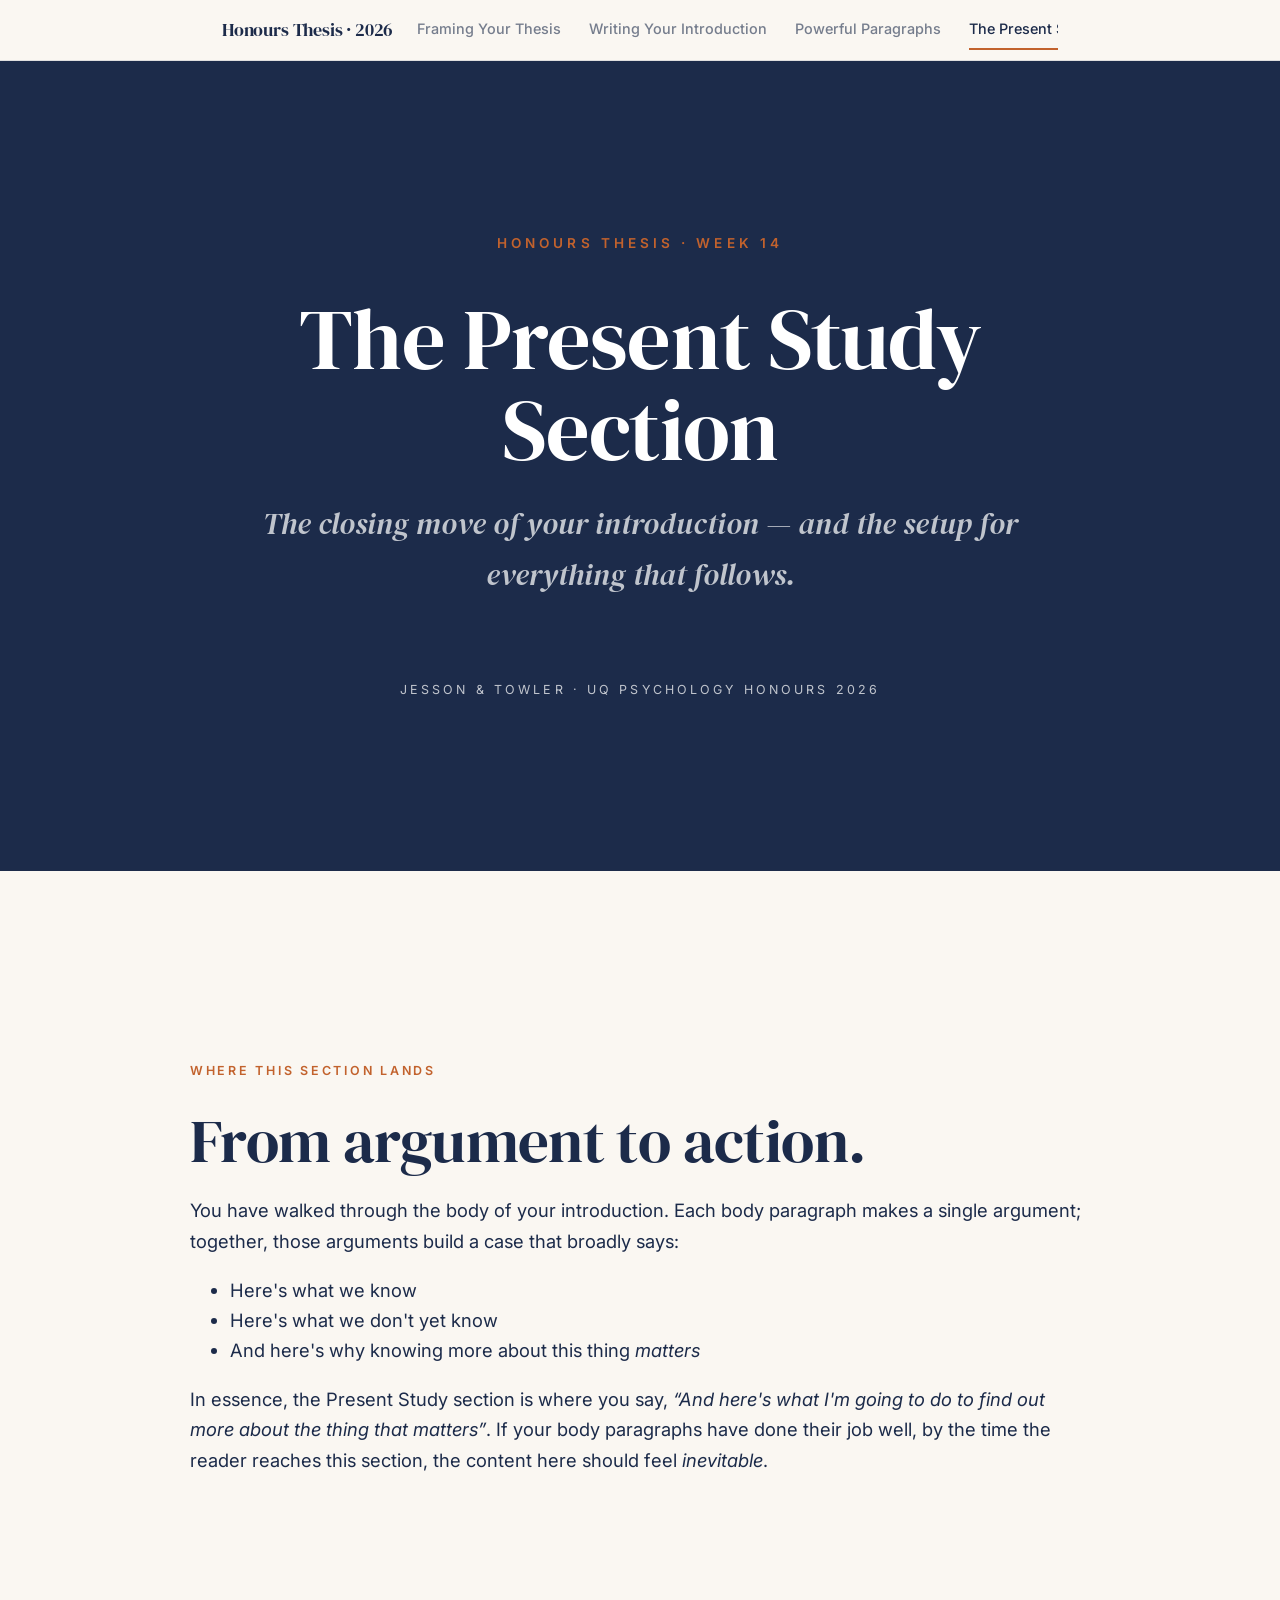
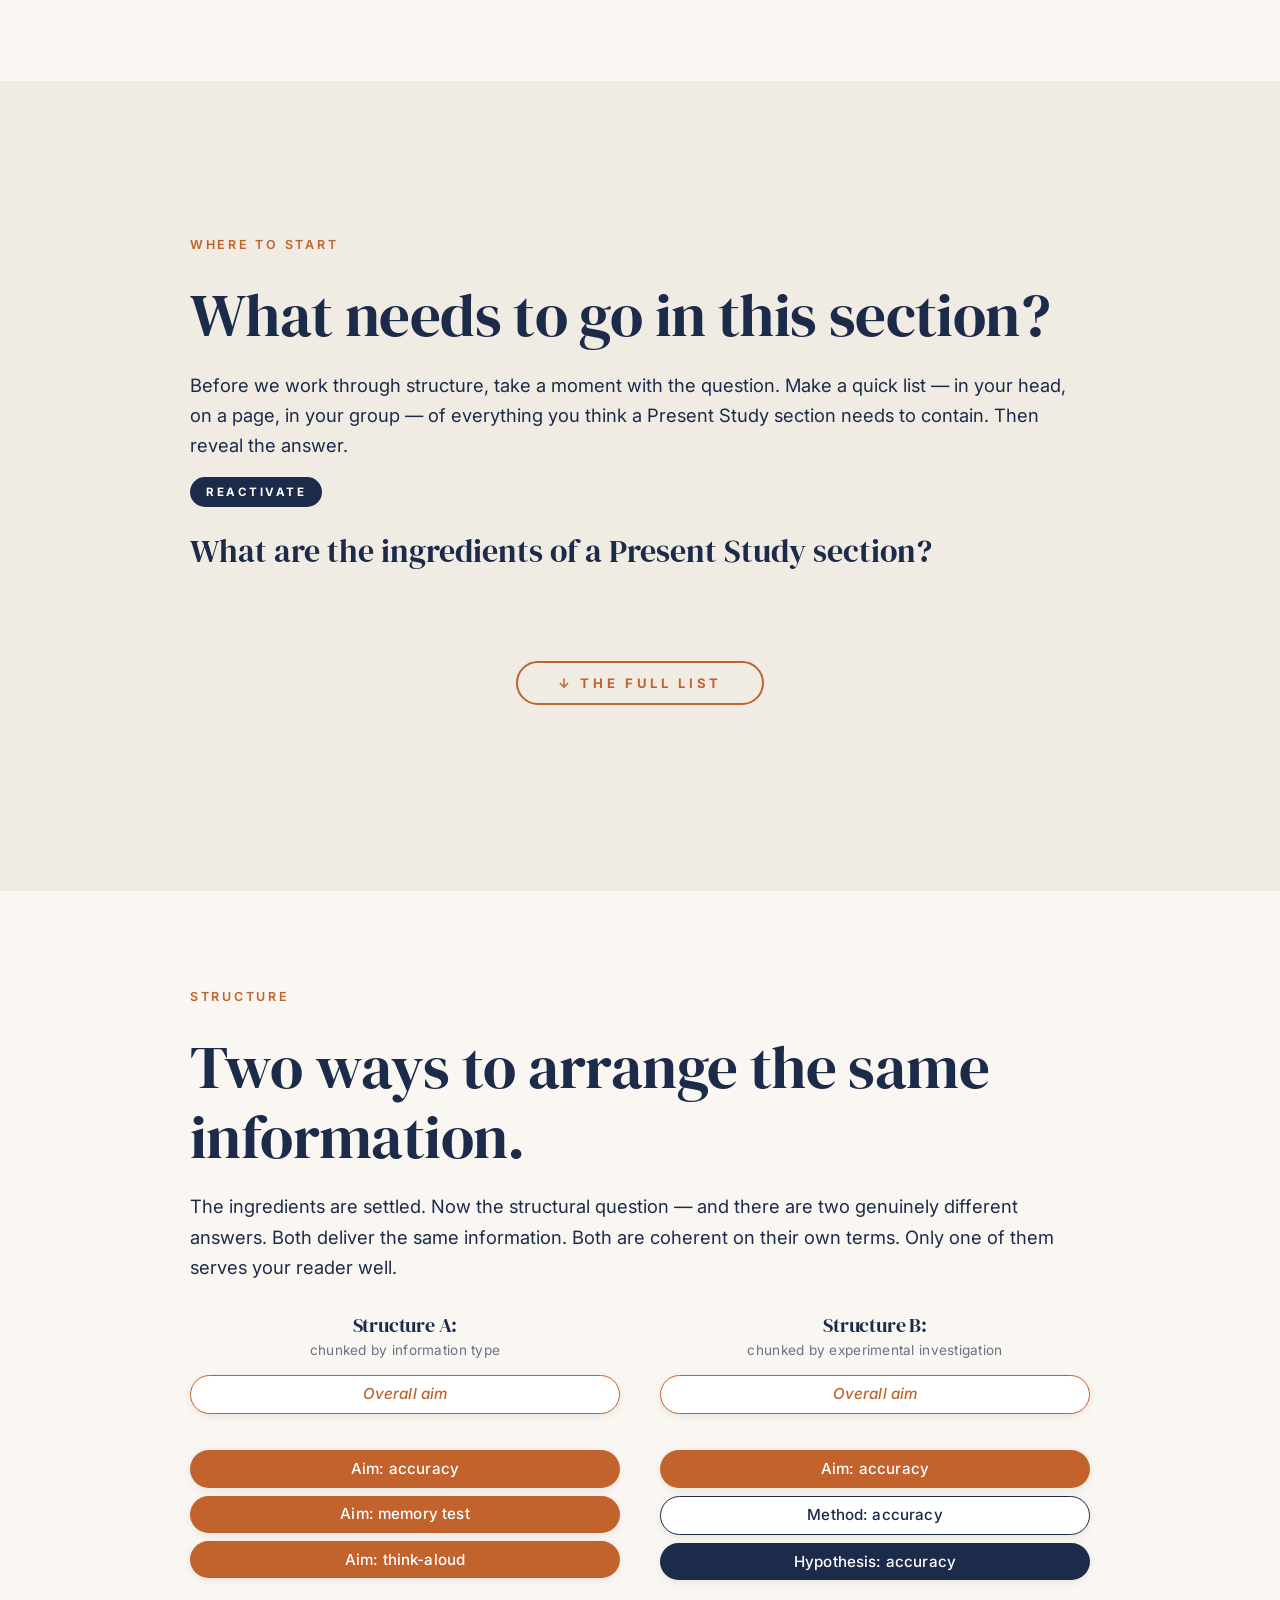
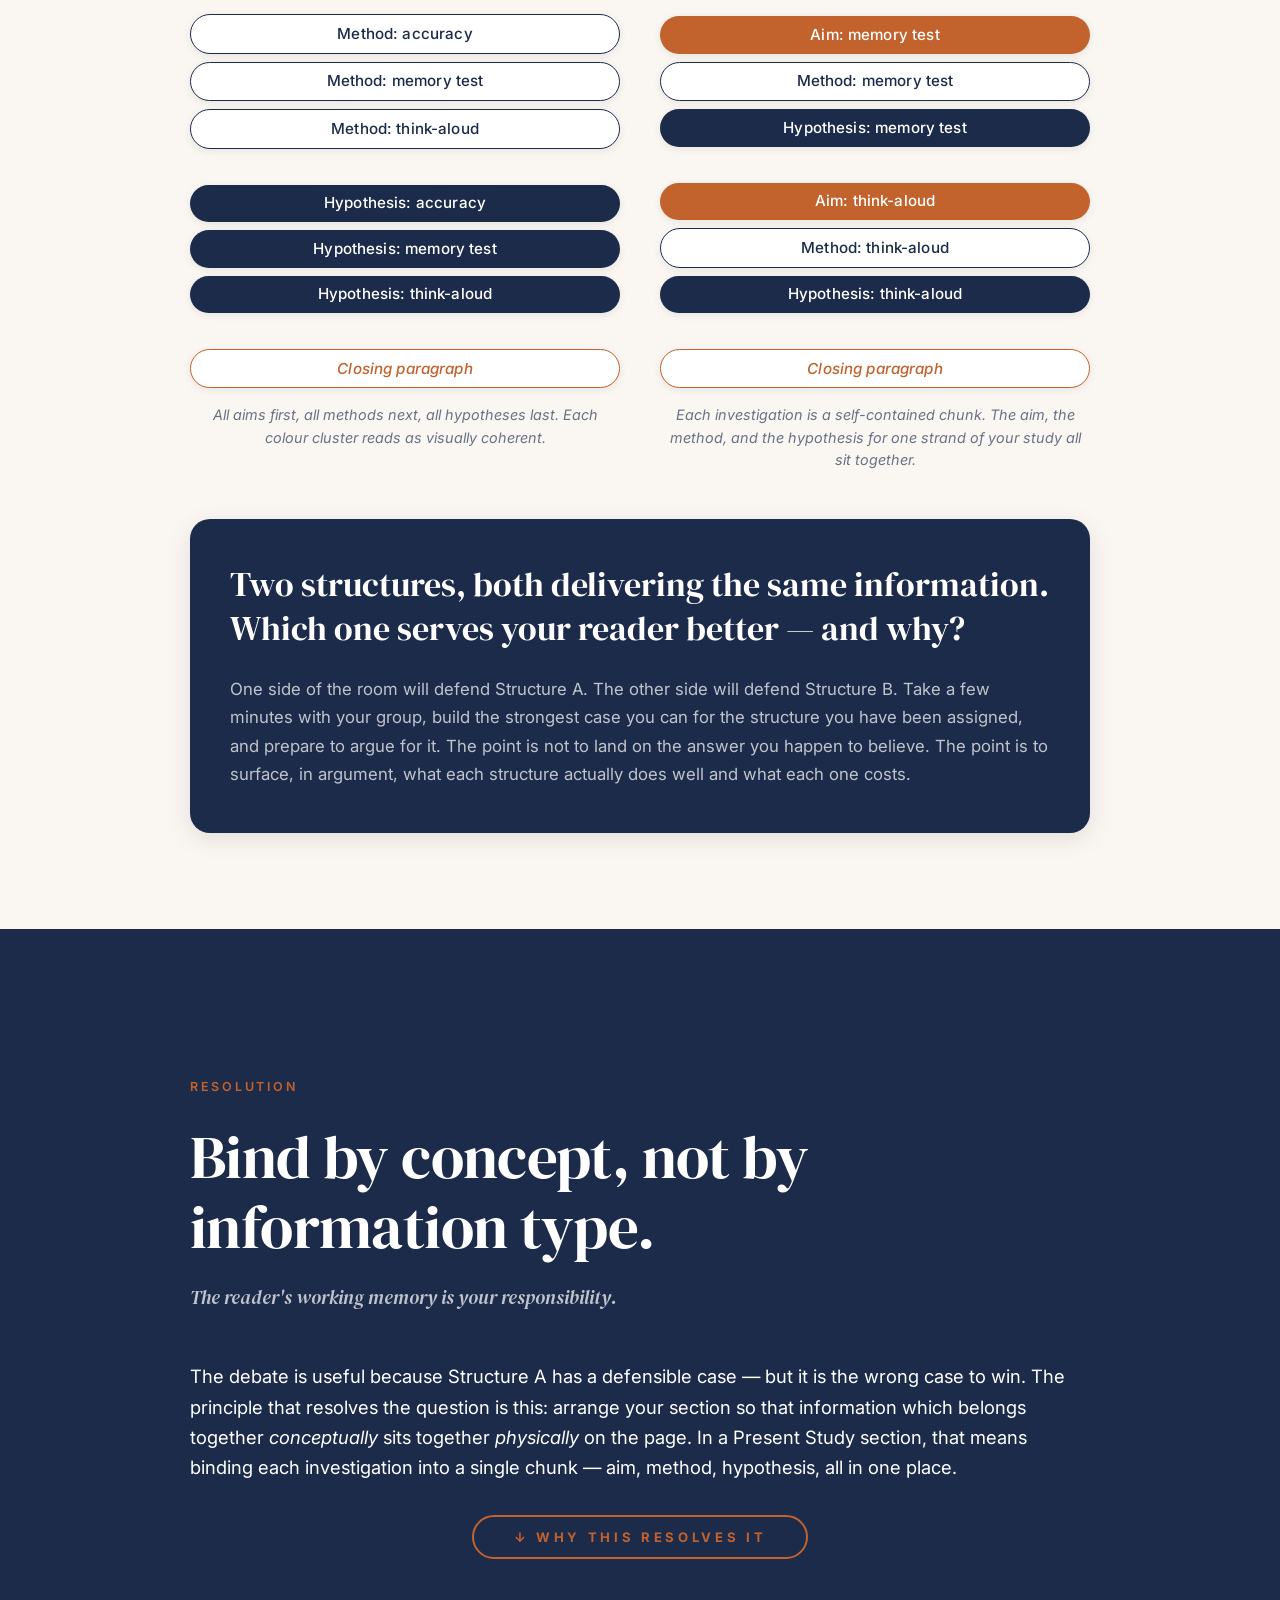
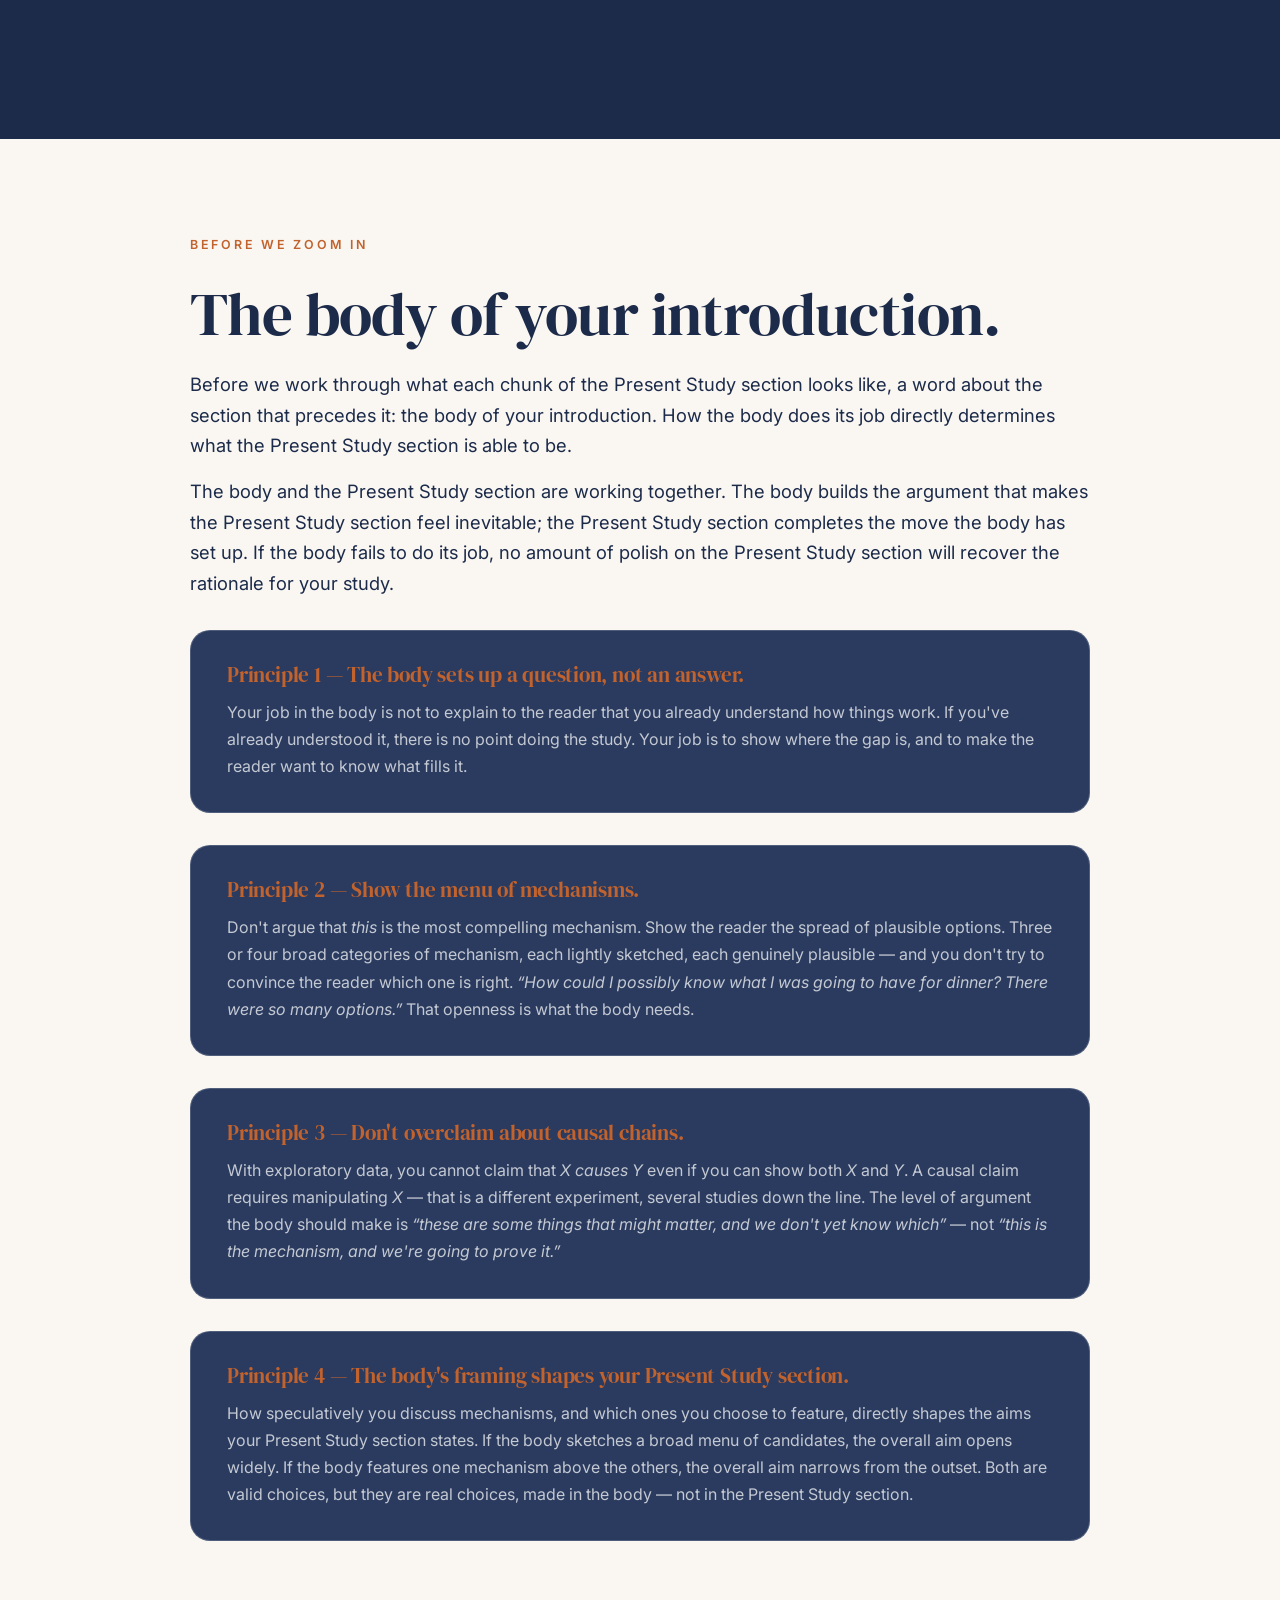
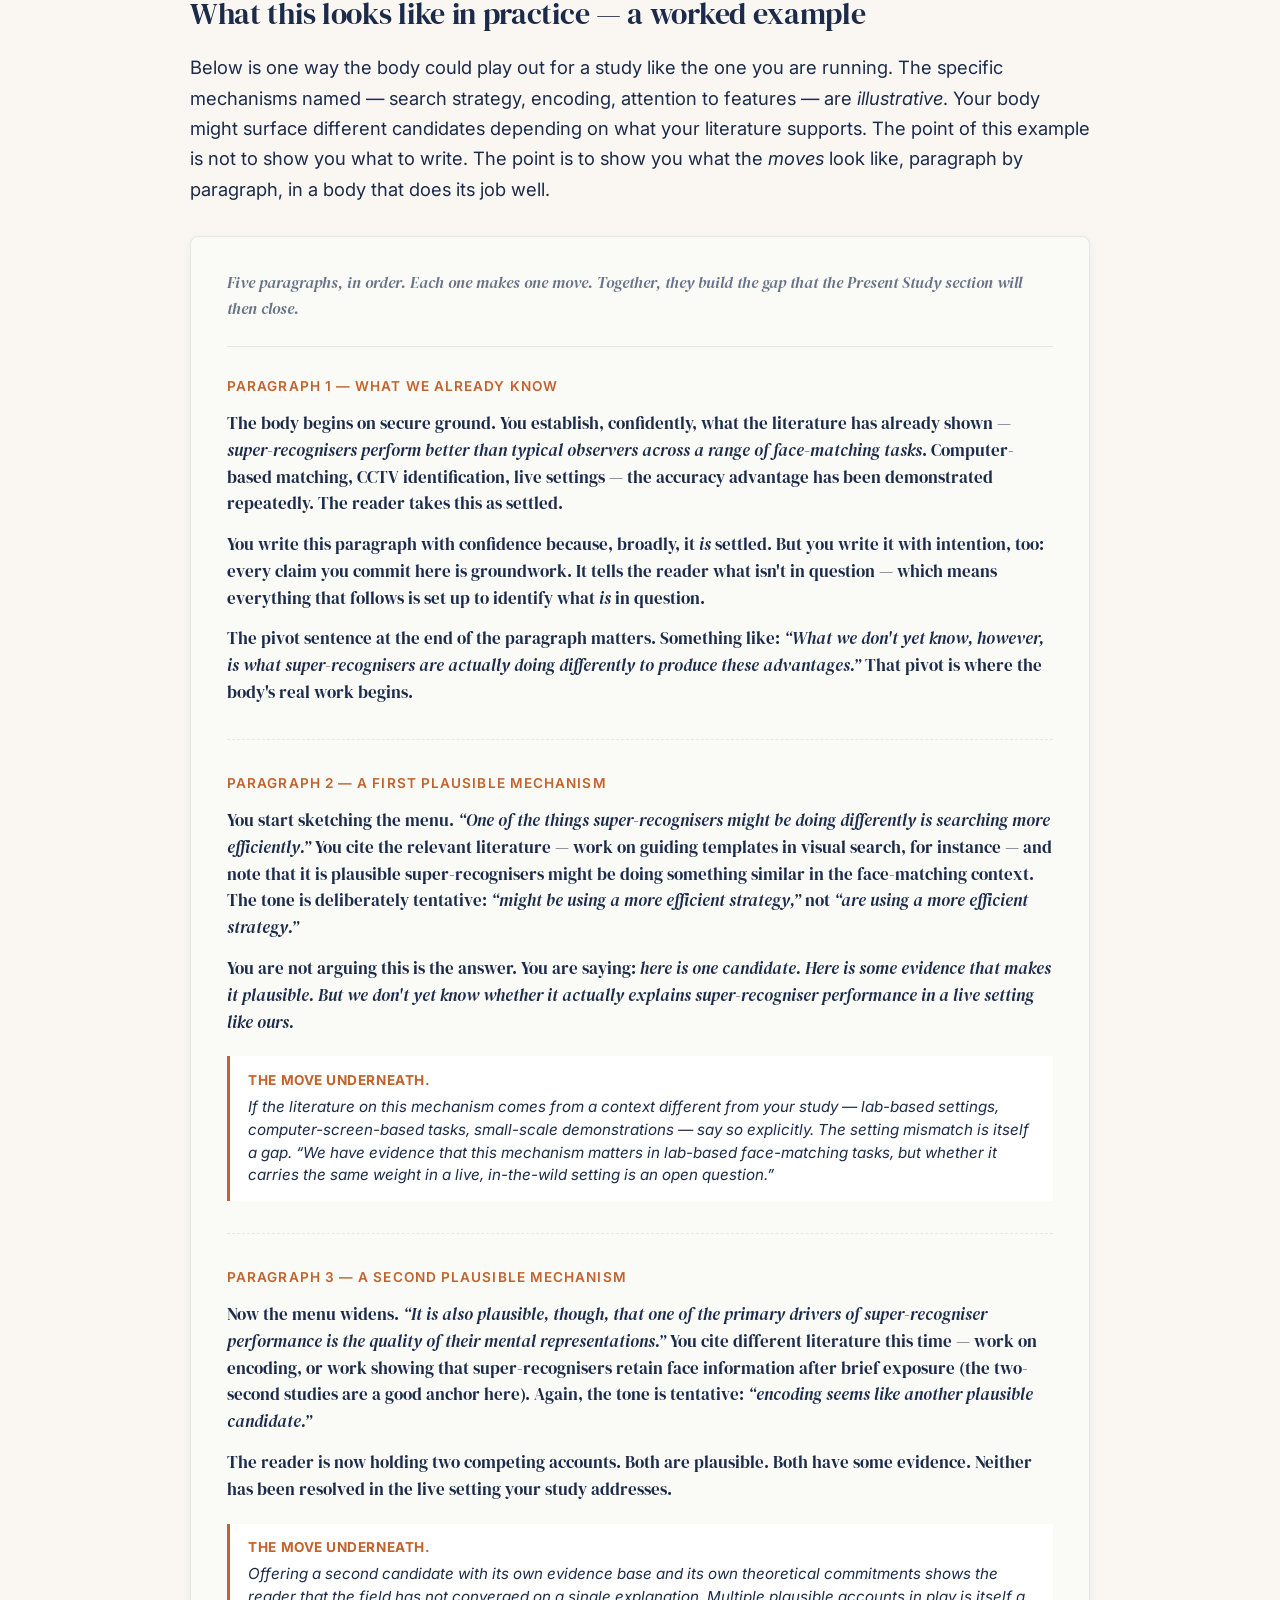
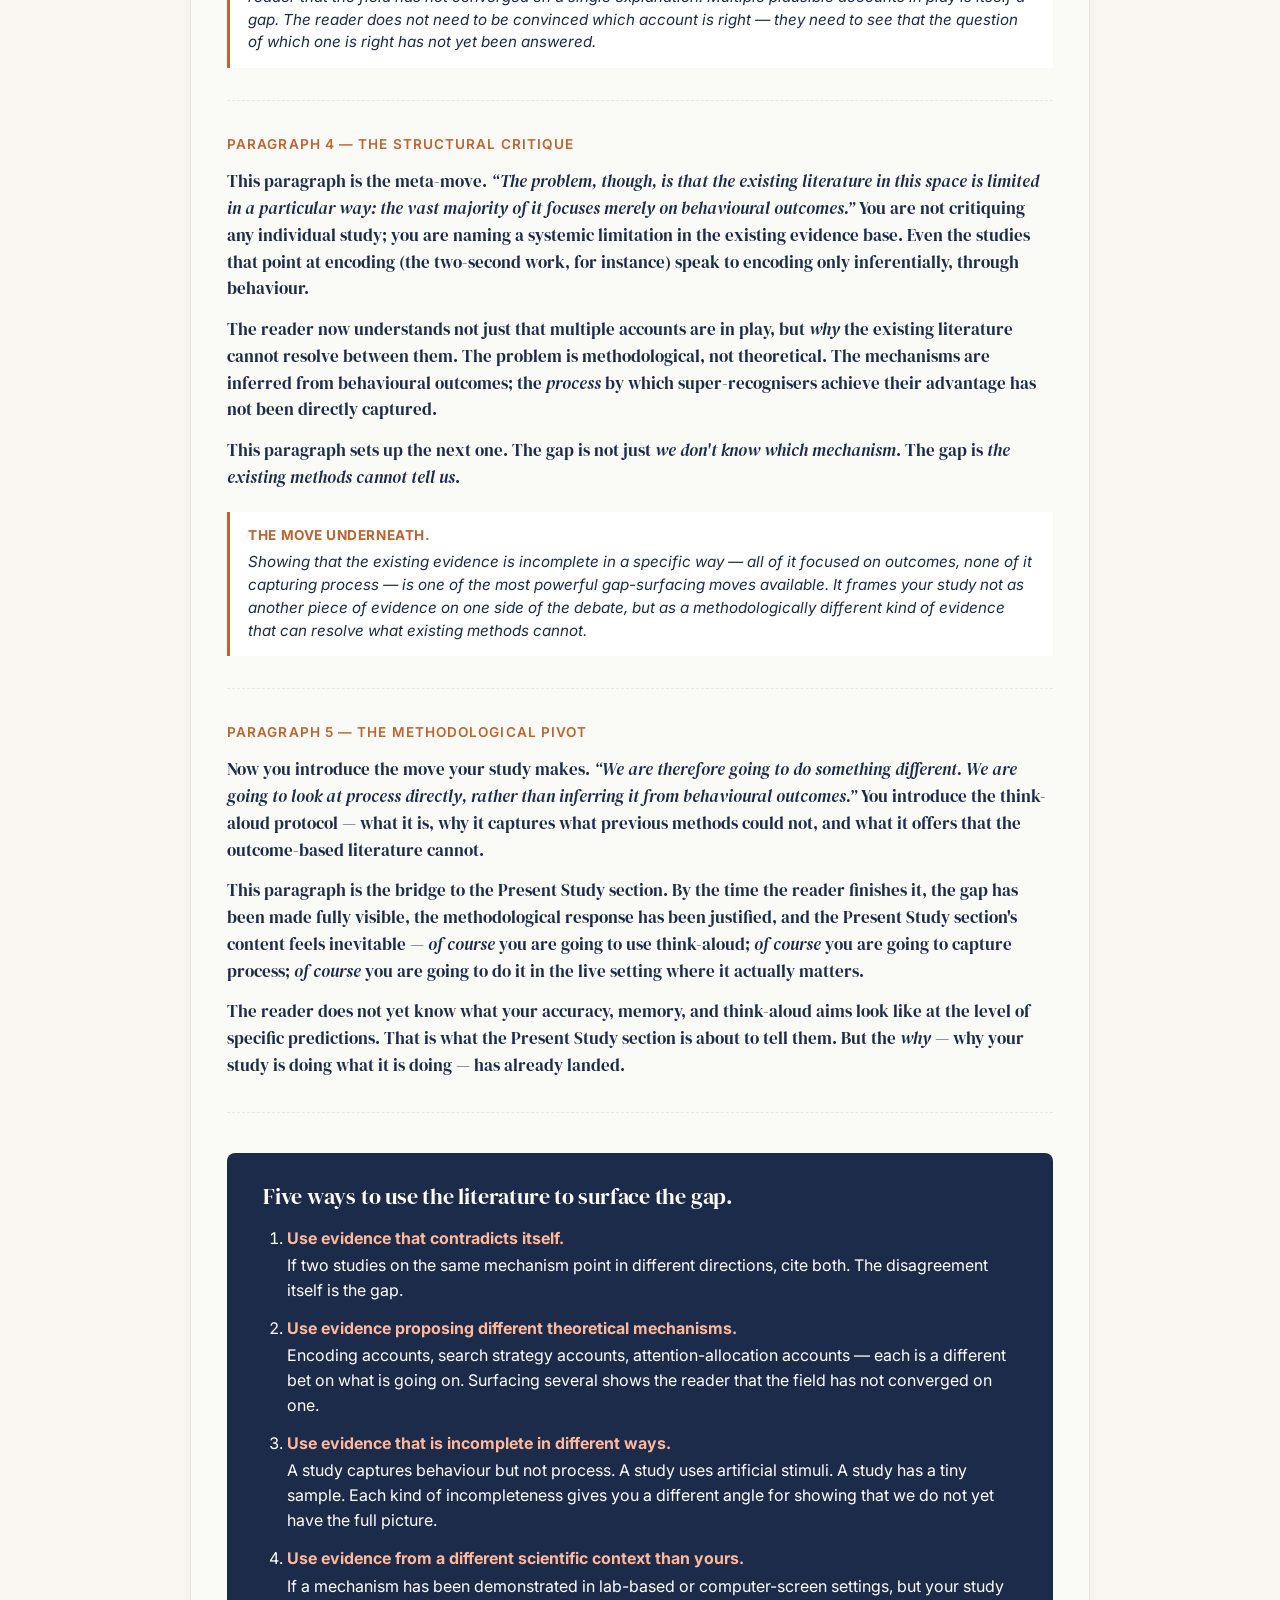
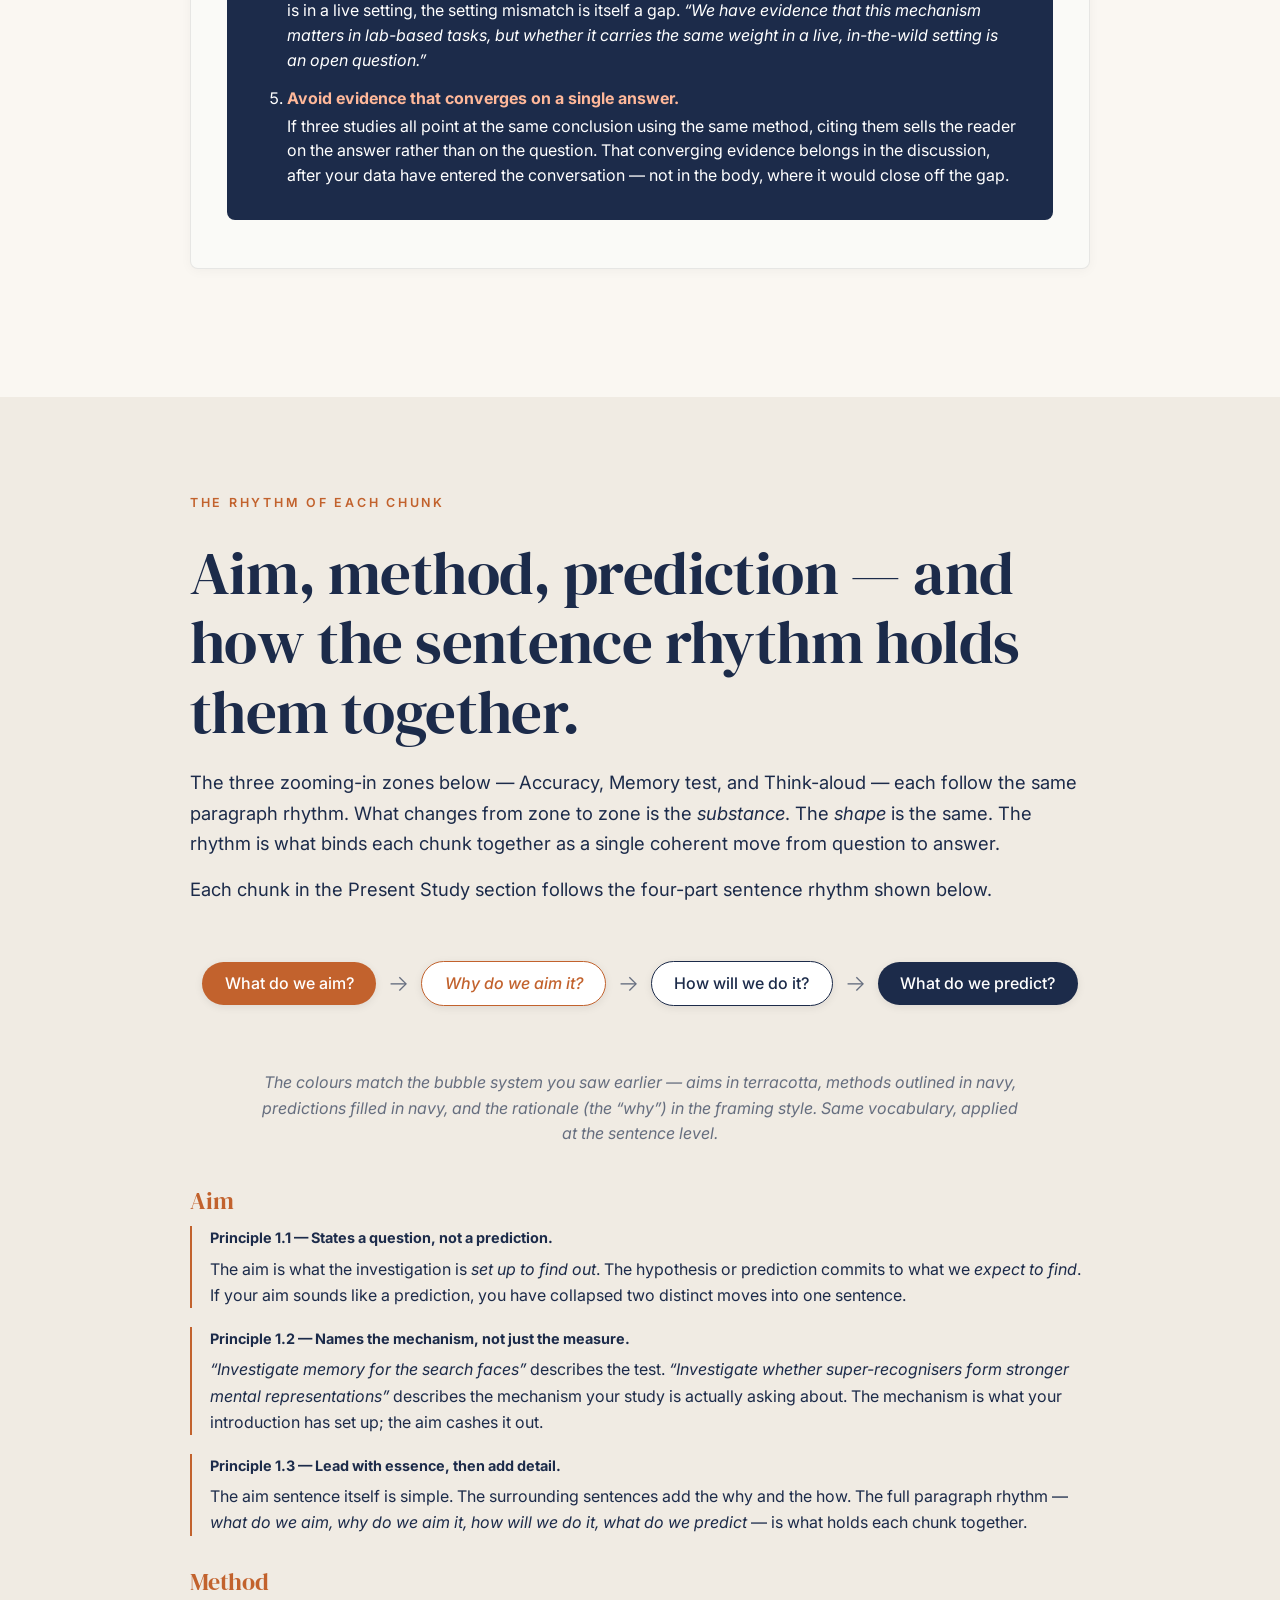
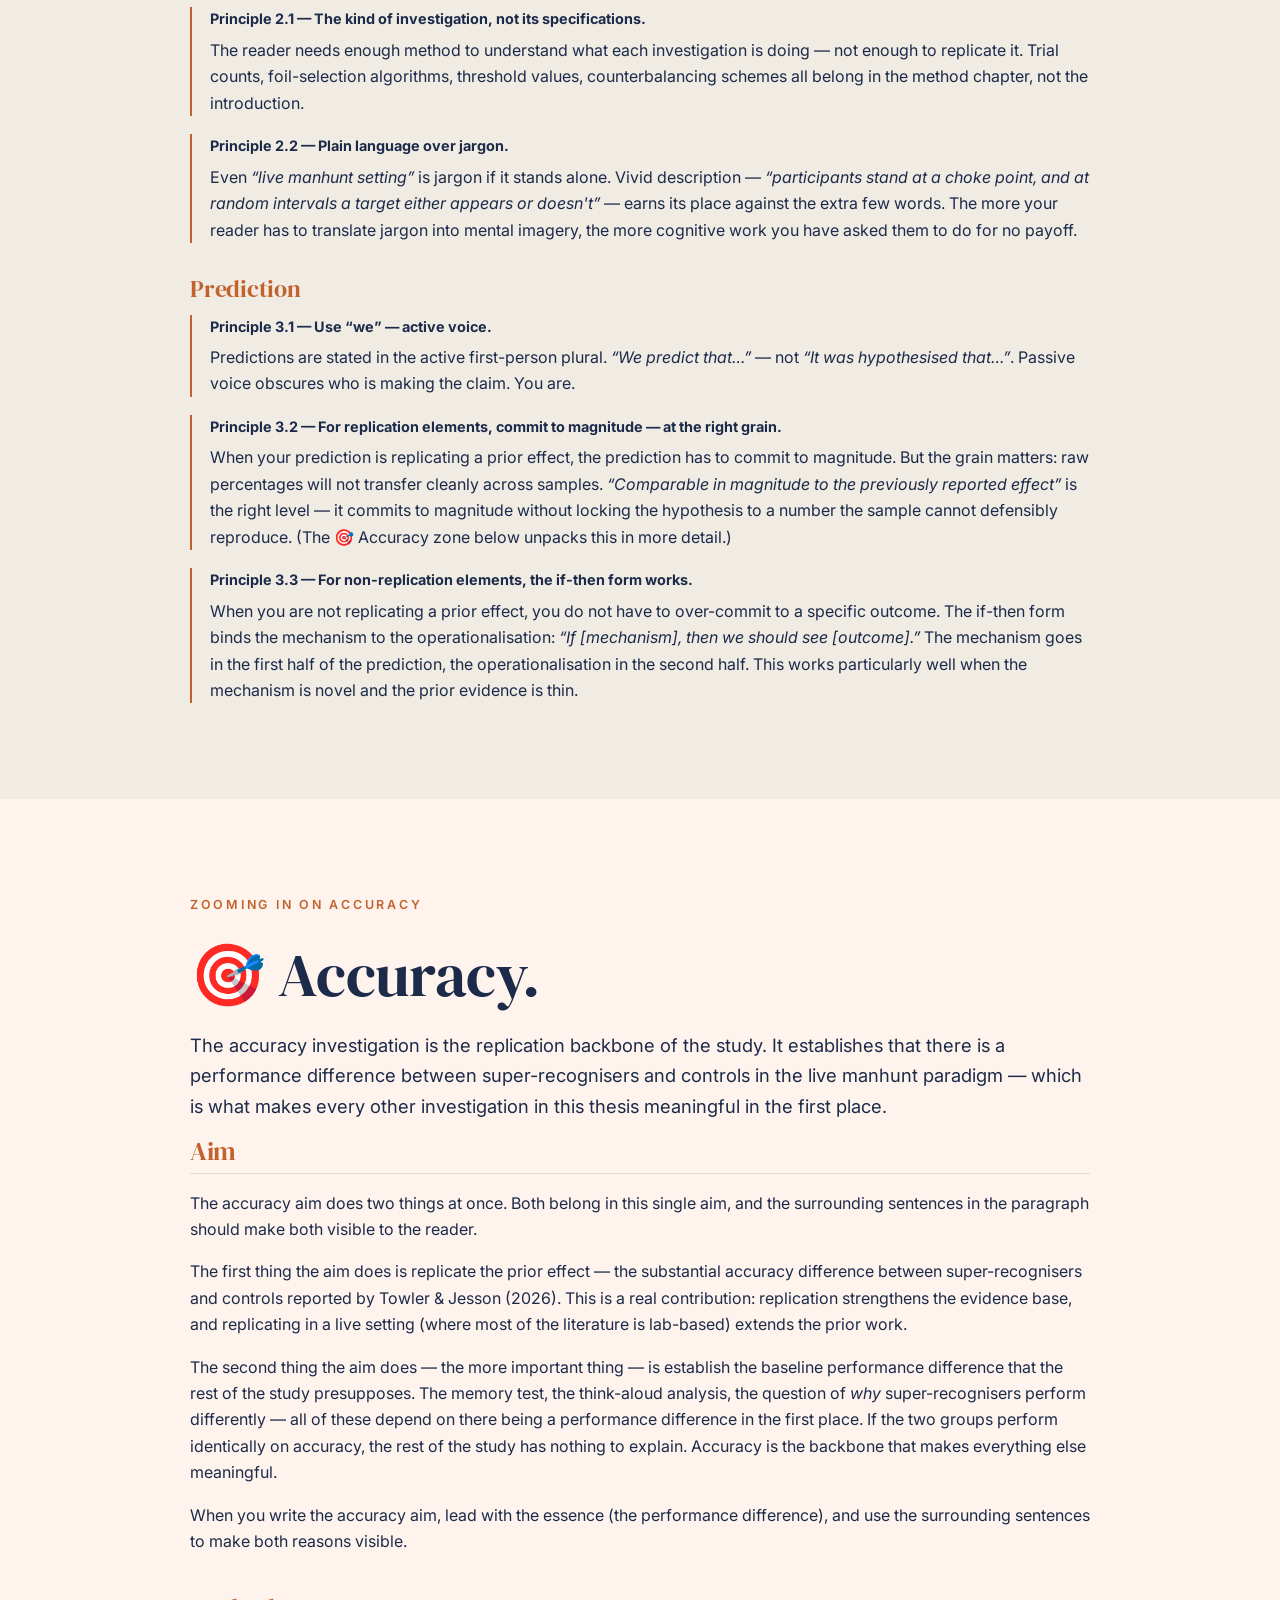
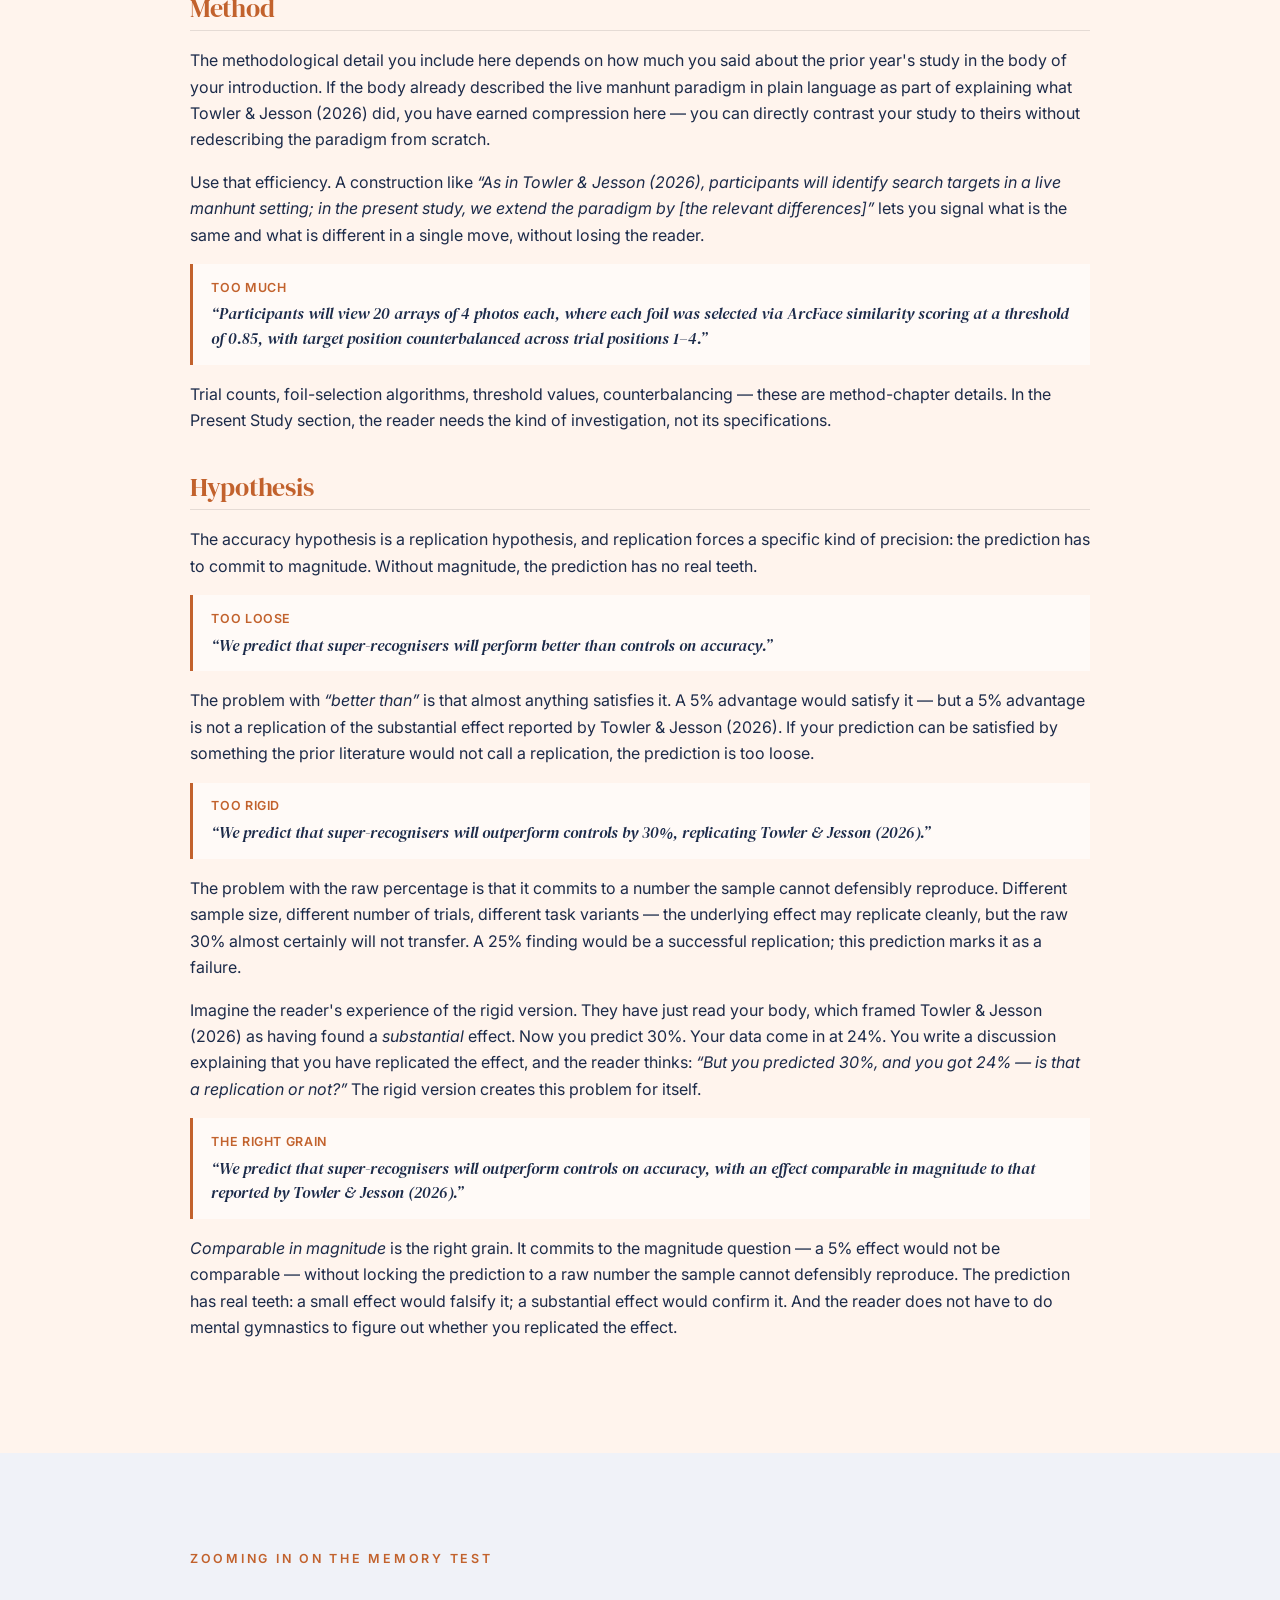
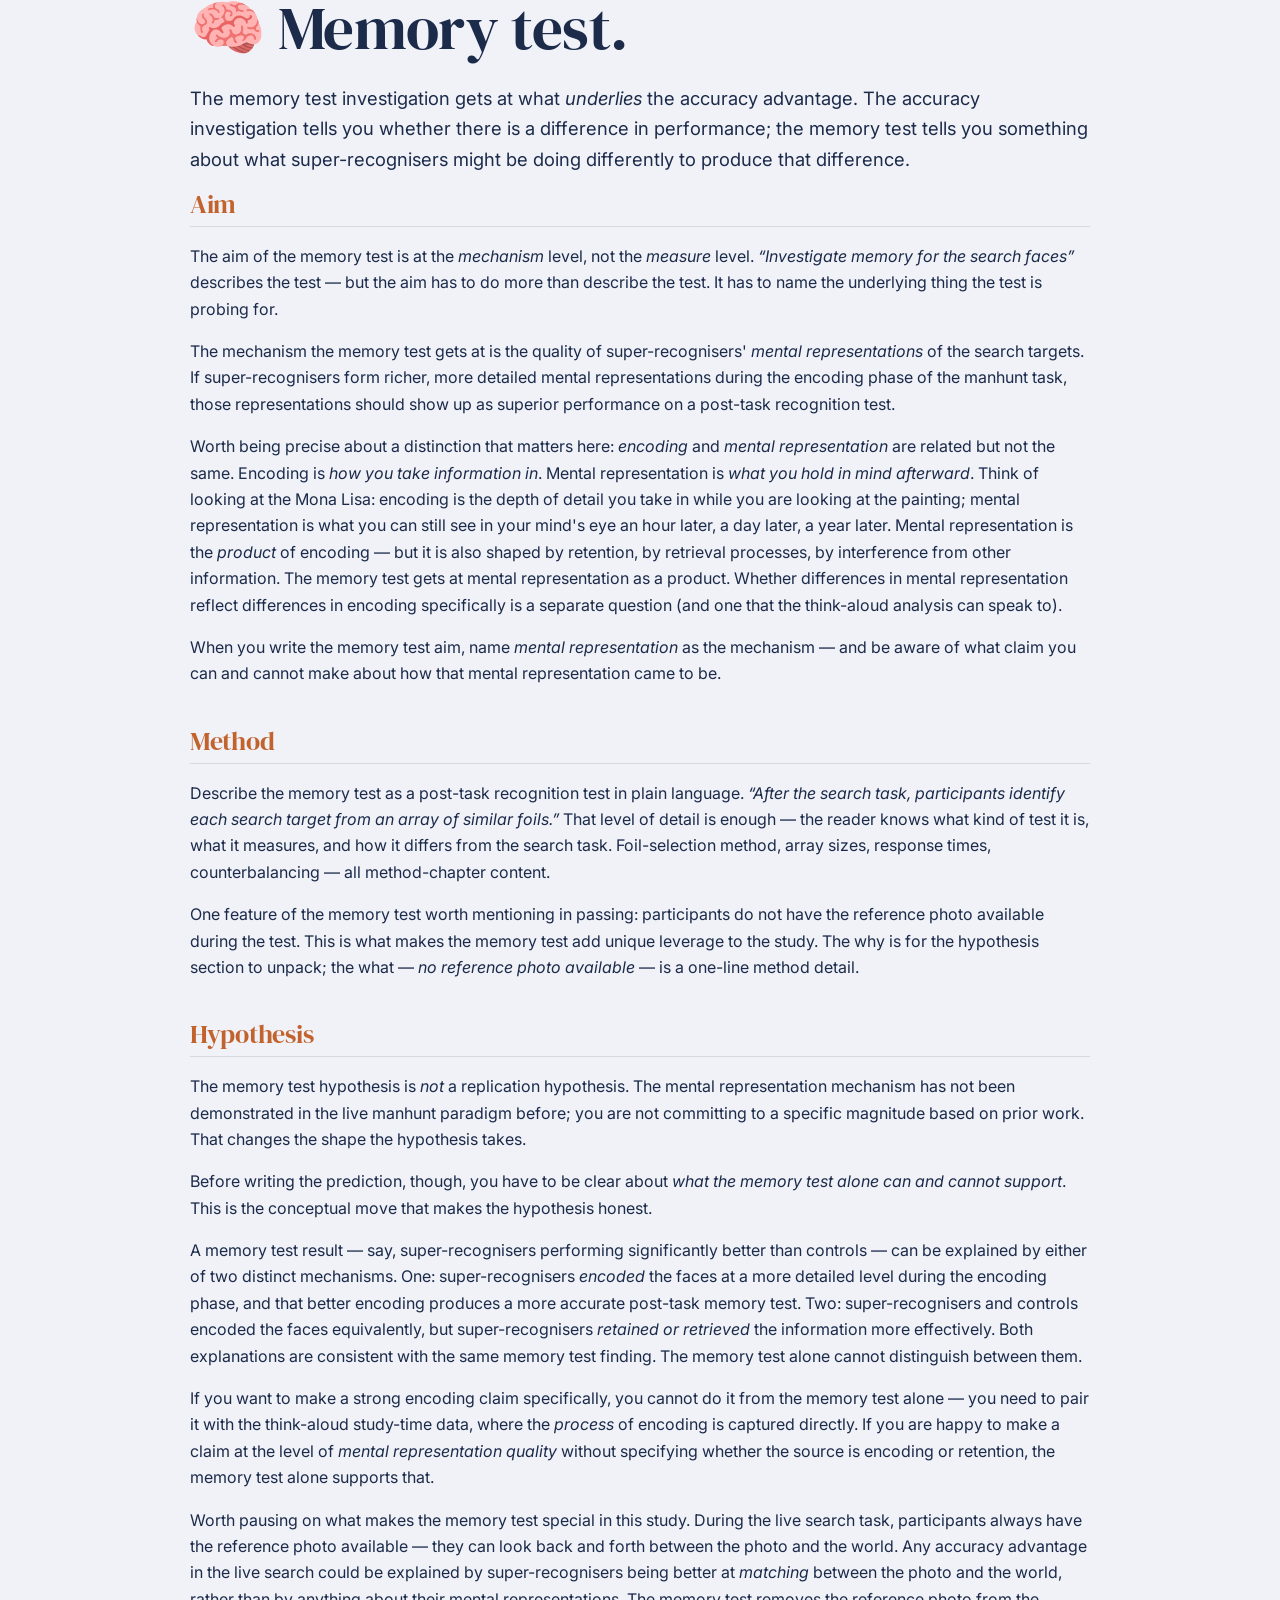
<file: week14_class.html>
<!doctype html>
<html lang="en">
<head>
<meta charset="utf-8" />
<meta name="viewport" content="width=device-width, initial-scale=1" />
<title>The Present Study Section — Honours Thesis · Week 14</title>
<style>
  @import url('https://fonts.googleapis.com/css2?family=DM+Serif+Display:ital@0;1&family=Inter:wght@300;400;500;600;700&display=swap');

  :root {
    --cream:        #FAF7F2;
    --warm:         #F0EBE3;
    --navy:         #1C2B4A;
    --navy-lift:    #2A3B5F;
    --navy-border:  rgba(255,255,255,0.18);
    --terracotta:   #C2622D;
    --terracotta-soft: #FDF3EE;
    --reveal-bg:    #FFF8F5;
    --white:        #FFFFFF;
    --ink:          #1C2B4A;
    --muted-ink:    rgba(28,43,74,0.65);
    --muted-white:  rgba(255,255,255,0.72);
    --shadow:       0 2px 12px rgba(0,0,0,0.07);
    --shadow-lift:  0 6px 24px rgba(0,0,0,0.10);
  }

  * { box-sizing: border-box; }
  html { scroll-behavior: smooth; }

  body {
    margin: 0;
    font-family: 'Inter', -apple-system, BlinkMacSystemFont, sans-serif;
    font-weight: 400;
    background: var(--cream);
    color: var(--ink);
    line-height: 1.65;
    -webkit-font-smoothing: antialiased;
    -moz-osx-font-smoothing: grayscale;
  }

  /* ── Section frame ──────────────────────────────────────────── */
  section {
    min-height: 90vh;
    padding: 6rem 2rem;
    display: flex;
    flex-direction: column;
    align-items: center;
    justify-content: center;
  }
  section > .container {
    max-width: 900px;
    width: 100%;
    margin: 0 auto;
  }

  .bg-cream { background: var(--cream); color: var(--ink); }
  .bg-warm  { background: var(--warm);  color: var(--ink); }
  .bg-navy  { background: var(--navy);  color: var(--white); }

  /* ── Type ───────────────────────────────────────────────────── */
  h1, h2, h3, h4 {
    font-family: 'DM Serif Display', Georgia, serif;
    font-weight: 400;
    line-height: 1.15;
    margin: 0 0 1.25rem 0;
    letter-spacing: -0.01em;
  }

  .section-label {
    text-transform: uppercase;
    letter-spacing: 0.22em;
    font-size: 0.78rem;
    color: var(--terracotta);
    font-weight: 600;
    margin-bottom: 1.5rem;
    display: block;
  }

  .section-title {
    font-size: clamp(2.4rem, 5vw, 3.8rem);
    margin-bottom: 1.25rem;
  }
  .bg-navy .section-title { color: var(--white); }

  .subtitle {
    font-size: clamp(1.05rem, 1.6vw, 1.2rem);
    color: var(--muted-white);
    margin: 0 0 3rem 0;
    max-width: 740px;
    font-style: italic;
    font-family: 'DM Serif Display', serif;
  }
  .bg-cream .subtitle, .bg-warm .subtitle { color: var(--muted-ink); }

  p { margin: 0 0 1rem 0; }
  .lede { font-size: 1.15rem; }

  /* ── Hero ───────────────────────────────────────────────────── */
  .hero { text-align: center; }
  .hero .eyebrow {
    text-transform: uppercase;
    letter-spacing: 0.3em;
    color: var(--terracotta);
    font-size: 0.85rem;
    font-weight: 600;
    margin-bottom: 2.5rem;
  }
  .hero h1 {
    font-size: clamp(3.2rem, 7vw, 5.4rem);
    line-height: 1.05;
    margin-bottom: 1.5rem;
  }
  .hero .hero-sub {
    font-family: 'DM Serif Display', serif;
    font-style: italic;
    font-size: clamp(1.3rem, 2.4vw, 1.9rem);
    color: var(--muted-white);
    margin-bottom: 5rem;
  }
  .hero .credit {
    text-transform: uppercase;
    letter-spacing: 0.25em;
    font-size: 0.78rem;
    color: var(--muted-white);
  }

  /* ── Cards ──────────────────────────────────────────────────── */
  .card {
    background: var(--white);
    border-radius: 1.5rem;
    padding: 2.5rem;
    box-shadow: var(--shadow);
    color: var(--ink);
    display: flex;
    flex-direction: column;
    gap: 1rem;
  }

  .card-navy {
    background: var(--navy-lift);
    border: 1px solid var(--navy-border);
    border-radius: 1.25rem;
    padding: 2rem;
    color: var(--white);
    display: flex;
    flex-direction: column;
    gap: 0.85rem;
  }

  /* ── Reveal button ──────────────────────────────────────────── */
  .reveal-btn {
    display: block;
    margin: 2rem auto;
    background: transparent;
    border: 2px solid var(--terracotta);
    color: var(--terracotta);
    font-family: 'Inter', sans-serif;
    font-size: 0.82rem;
    font-weight: 700;
    text-transform: uppercase;
    letter-spacing: 0.28em;
    padding: 0.75rem 2.5rem;
    border-radius: 999px;
    cursor: pointer;
    transition: background 0.18s, color 0.18s;
  }
  .reveal-btn:hover {
    background: var(--terracotta);
    color: var(--white);
  }

  .reveal {
    background: var(--reveal-bg);
    border-radius: 1rem;
    padding: 2rem 2.25rem;
    margin-top: 1rem;
  }
  .reveal h3 {
    font-family: 'DM Serif Display', serif;
    font-size: 1.5rem;
    margin: 0 0 1rem 0;
    color: var(--navy);
  }
  .reveal p { font-size: 1.02rem; line-height: 1.65; }
  .reveal blockquote {
    background: var(--white);
    border-left: 3px solid var(--terracotta);
    padding: 1rem 1.4rem;
    margin: 1.25rem 0;
    font-family: 'Georgia', serif;
    font-style: italic;
    border-radius: 0 0.5rem 0.5rem 0;
  }
  .reveal em.tag {
    display: block;
    margin-top: 1rem;
    color: var(--terracotta);
    font-style: italic;
  }
  .reveal .candidate {
    background: var(--white);
    border-left: 3px solid var(--terracotta);
    padding: 1rem 1.4rem;
    margin: 0.25rem 0 1.25rem 0;
    font-family: 'Georgia', serif;
    font-style: italic;
    color: var(--navy);
    border-radius: 0 0.5rem 0.5rem 0;
    font-size: 1.08rem;
    line-height: 1.55;
  }
  .reveal .verdict-label {
    display: block;
    text-transform: uppercase;
    letter-spacing: 0.18em;
    font-size: 0.7rem;
    font-weight: 700;
    color: var(--terracotta);
    margin: 1.25rem 0 0.4rem 0;
  }

  .reveal .failure-label {
    font-family: 'DM Serif Display', serif;
    font-size: clamp(1.75rem, 2.8vw, 2.05rem);
    color: var(--terracotta);
    line-height: 1.2;
    margin: 0 0 0.75rem 0;
    letter-spacing: -0.01em;
  }
  .reveal .failure-explanation {
    font-size: 1.1rem;
    line-height: 1.6;
    color: var(--muted-ink);
    font-style: italic;
    margin: 0 0 1.75rem 0;
  }

  /* ── Socratic question blocks ──────────────────────────────── */
  .q-stack { width: 100%; }
  .q-block {
    border-top: 1px solid rgba(28,43,74,0.12);
    padding: 3rem 0 2rem;
  }
  .q-block:first-child { border-top: 0; padding-top: 0; }
  .q-tag {
    display: inline-block;
    background: var(--navy);
    color: var(--white);
    font-size: 0.72rem;
    font-weight: 700;
    text-transform: uppercase;
    letter-spacing: 0.22em;
    padding: 0.35rem 1rem;
    border-radius: 999px;
    margin-bottom: 1.5rem;
  }
  .q-prompt {
    font-family: 'DM Serif Display', serif;
    font-size: clamp(1.5rem, 2.6vw, 2rem);
    color: var(--navy);
    line-height: 1.3;
    margin: 0 0 1.5rem 0;
  }

  /* ── Option cards (Three Options pattern) ──────────────────── */
  .option-card {
    background: var(--white);
    border-radius: 1.5rem;
    border-left: 4px solid var(--terracotta);
    box-shadow: var(--shadow);
    padding: 2.25rem 2.5rem;
    margin-bottom: 1.75rem;
  }
  .option-card h3 {
    font-size: 1.7rem;
    color: var(--navy);
    margin: 0 0 1.25rem 0;
  }
  .option-row {
    display: grid;
    grid-template-columns: 110px 1fr;
    gap: 1rem;
    padding: 0.5rem 0;
    border-top: 1px solid rgba(28,43,74,0.07);
  }
  .option-row:first-of-type { border-top: 0; }
  .option-row .lbl {
    text-transform: uppercase;
    letter-spacing: 0.16em;
    font-size: 0.72rem;
    font-weight: 700;
    color: var(--terracotta);
    padding-top: 0.2rem;
  }
  .option-row .val { font-size: 1.02rem; line-height: 1.6; }

  .callout {
    background: var(--white);
    border-left: 4px solid var(--terracotta);
    border-radius: 0 1rem 1rem 0;
    padding: 2rem 2.25rem;
    box-shadow: var(--shadow);
    margin-top: 2.5rem;
  }
  .callout h3 {
    font-size: 1.45rem;
    color: var(--navy);
    margin: 0 0 1rem 0;
  }
  .callout p { font-size: 1rem; line-height: 1.65; }

  /* Muted concession variant of the callout */
  .callout.muted {
    background: var(--warm);
    border-left-color: rgba(28,43,74,0.3);
    box-shadow: none;
  }

  .choose-block {
    margin-top: 3rem;
    text-align: left;
  }
  .choose-block h3 {
    font-size: 1.7rem;
    color: var(--navy);
    margin: 0 0 1.25rem 0;
  }
  .choose-block p { font-size: 1.05rem; line-height: 1.7; }

  /* ── Concept preamble ──────────────────────────────────────── */
  .concept-block { margin-bottom: 3rem; }
  .concept-block h3 {
    font-size: 1.7rem;
    color: var(--white);
    margin: 0 0 1rem 0;
  }
  .bg-navy .concept-block { color: var(--muted-white); }
  .bg-navy .concept-block p { color: var(--muted-white); }
  .example-inset {
    background: rgba(255,255,255,0.06);
    border-left: 3px solid var(--terracotta);
    padding: 1rem 1.25rem;
    margin: 1rem 0;
    border-radius: 0 0.5rem 0.5rem 0;
    font-family: 'Georgia', serif;
    font-style: italic;
    color: var(--white);
    line-height: 1.6;
    font-size: 1rem;
  }
  .example-inset .ex-label {
    display: block;
    font-family: 'Inter', sans-serif;
    font-style: normal;
    text-transform: uppercase;
    letter-spacing: 0.18em;
    font-size: 0.68rem;
    font-weight: 700;
    color: var(--terracotta);
    margin: 0.5rem 0 0.25rem 0;
  }
  .example-inset .ex-label:first-child { margin-top: 0; }

  /* The bad-sentence display: a prominent example-inset variant
     for the diagnostic sections on cream/warm backgrounds. */
  .bg-cream .example-inset,
  .bg-warm  .example-inset {
    background: var(--white);
    border-left: 4px solid var(--terracotta);
    color: var(--ink);
    box-shadow: var(--shadow);
    padding: 1.5rem 1.75rem;
    margin: 1.5rem 0 2.5rem 0;
    border-radius: 0 0.75rem 0.75rem 0;
    font-size: clamp(1.1rem, 1.6vw, 1.25rem);
    line-height: 1.55;
  }
  .bg-cream .example-inset .ex-label,
  .bg-warm  .example-inset .ex-label {
    color: var(--terracotta);
  }

  /* Italic caption sitting beneath an example-inset */
  .example-caption {
    font-style: italic;
    color: var(--muted-ink);
    font-size: 1rem;
    line-height: 1.6;
    margin: -1.75rem 0 2.5rem 0;
  }

  .principle-card {
    background: var(--navy-lift);
    border: 1px solid var(--navy-border);
    border-radius: 1.25rem;
    padding: 2rem 2.25rem;
    margin-top: 2rem;
    color: var(--white);
  }
  .principle-card h4 {
    font-size: 1.3rem;
    color: var(--terracotta);
    margin: 0 0 0.75rem 0;
  }
  .principle-card p { color: var(--muted-white); font-size: 1rem; line-height: 1.7; margin: 0 0 0.75rem 0; }
  .principle-card p:last-child { margin-bottom: 0; }
  .principle-card ul { margin: 0.5rem 0 0 0; padding-left: 1.25rem; color: var(--muted-white); }
  .principle-card ul li { margin-bottom: 0.5rem; line-height: 1.6; font-size: 1rem; }
  .principle-card .ex-label {
    display: block;
    text-transform: uppercase;
    letter-spacing: 0.16em;
    font-size: 0.68rem;
    font-weight: 700;
    color: var(--terracotta);
    margin: 1rem 0 0.25rem 0;
  }

  /* Three-up principle-card row */
  .principle-row {
    display: grid;
    grid-template-columns: repeat(3, 1fr);
    gap: 1.5rem;
    margin-top: 2.5rem;
  }
  .principle-row .principle-card { margin-top: 0; }

  /* Two-up principle-card row */
  .principle-row.two-up { grid-template-columns: repeat(2, 1fr); }

  /* ── Section 4: two candidate structures ───────────────────── */
  .structure-grid {
    display: grid;
    grid-template-columns: repeat(2, 1fr);
    gap: 1.75rem;
    margin-top: 2.5rem;
  }
  .structure-col {
    background: var(--white);
    border: 1px solid rgba(28,43,74,0.14);
    border-radius: 1.25rem;
    padding: 2rem 1.75rem;
    box-shadow: var(--shadow);
    display: flex;
    flex-direction: column;
  }
  .structure-col h3 {
    font-size: 1.35rem;
    color: var(--navy);
    margin: 0 0 1.5rem 0;
  }
  .structure-stack {
    display: flex;
    flex-direction: column;
    gap: 0.55rem;
  }
  .structure-box {
    background: var(--warm);
    border-left: 3px solid rgba(28,43,74,0.28);
    border-radius: 0.55rem;
    padding: 0.7rem 1rem;
    font-size: 0.92rem;
    line-height: 1.4;
    color: var(--ink);
  }
  .structure-box.bookend {
    background: rgba(28,43,74,0.06);
    font-weight: 600;
  }
  .structure-caption {
    margin: 1.5rem 0 0 0;
    font-style: italic;
    color: var(--muted-ink);
    font-size: 0.95rem;
    line-height: 1.55;
  }

  /* Prominent navy debate block */
  .debate-block {
    background: var(--navy);
    color: var(--white);
    border-radius: 1.25rem;
    padding: 2.75rem 2.5rem;
    margin-top: 3rem;
    box-shadow: var(--shadow-lift);
  }
  .debate-block .debate-prompt {
    font-family: 'DM Serif Display', serif;
    font-size: clamp(1.5rem, 2.8vw, 2.1rem);
    line-height: 1.3;
    color: var(--white);
    margin: 0 0 1.5rem 0;
  }
  .debate-block p { color: var(--muted-white); font-size: 1.05rem; line-height: 1.7; margin: 0; }

  /* ── Section 12: diagnostic indicators ─────────────────────── */
  .indicator-group-label {
    font-size: 1.9rem;
    color: var(--navy);
    margin-top: 3.5rem;
    margin-bottom: 0.5rem;
  }
  .positive-indicator,
  .negative-indicator {
    background: var(--white);
    border-radius: 1rem;
    box-shadow: var(--shadow);
    padding: 1.5rem 1.75rem;
    margin-bottom: 1rem;
    display: flex;
    gap: 1.25rem;
    align-items: flex-start;
  }
  .positive-indicator { border-left: 4px solid #4caf50; }
  .negative-indicator { border-left: 4px solid #d32f2f; }
  .indicator-badge {
    flex-shrink: 0;
    font-family: 'DM Serif Display', serif;
    font-size: 1.05rem;
    font-weight: 700;
    width: 2.85rem;
    height: 2.85rem;
    border-radius: 999px;
    display: flex;
    align-items: center;
    justify-content: center;
  }
  .positive-indicator .indicator-badge { background: rgba(76,175,80,0.13); color: #2e7d32; }
  .negative-indicator .indicator-badge { background: rgba(211,47,47,0.10); color: #c62828; }
  .indicator-body { flex: 1; }
  .indicator-body h4 {
    font-size: 1.15rem;
    color: var(--navy);
    margin: 0 0 0.4rem 0;
  }
  .indicator-body p {
    font-size: 0.98rem;
    line-height: 1.55;
    margin: 0;
    color: var(--ink);
  }
  .indicator-body .indicator-example {
    display: block;
    margin-top: 0.85rem;
    padding-left: 0.95rem;
    border-left: 2px solid rgba(28,43,74,0.15);
    font-style: italic;
    color: var(--muted-ink);
    font-size: 0.92rem;
    line-height: 1.55;
  }

  /* ── Section 12: score interpretation bands ────────────────── */
  .score-formula {
    background: var(--navy);
    color: var(--white);
    border-radius: 1rem;
    padding: 1.5rem 2rem;
    margin: 2.5rem 0 1.75rem 0;
    font-family: 'DM Serif Display', serif;
    font-size: clamp(1.2rem, 2vw, 1.55rem);
    line-height: 1.4;
    text-align: center;
  }
  .score-band {
    display: grid;
    grid-template-columns: 150px 1fr;
    gap: 1.5rem;
    align-items: center;
    background: var(--white);
    border-radius: 0.85rem;
    box-shadow: var(--shadow);
    padding: 1.3rem 1.6rem;
    margin-bottom: 0.85rem;
    border-left: 5px solid var(--terracotta);
  }
  .score-band .band-range {
    font-family: 'DM Serif Display', serif;
    font-size: 1.35rem;
    color: var(--navy);
    line-height: 1.2;
  }
  .score-band .band-text { font-size: 0.98rem; line-height: 1.55; margin: 0; }
  .score-band .band-text strong { color: var(--navy); }
  .score-band.band-excellent { border-left-color: #2e7d32; }
  .score-band.band-fair      { border-left-color: #7cb342; }
  .score-band.band-weak      { border-left-color: #f9a825; }
  .score-band.band-critical  { border-left-color: #d32f2f; }

  /* ── Closing ────────────────────────────────────────────────── */
  .close-stack { text-align: center; }
  .close-stack .quote {
    font-family: 'DM Serif Display', serif;
    font-style: italic;
    font-size: clamp(2rem, 4.5vw, 3.4rem);
    color: var(--white);
    line-height: 1.25;
    max-width: 880px;
    margin: 0 auto 4rem;
  }
  .close-stack .credit {
    text-transform: uppercase;
    letter-spacing: 0.25em;
    font-size: 0.78rem;
    color: var(--muted-white);
  }

  /* ── Inline emphasis inside reveals ───────────────────────── */
  strong { font-weight: 700; }
  em { font-style: italic; }

  .reveal ul {
    margin: 0.5rem 0 1rem 0;
    padding-left: 1.25rem;
  }
  .reveal ul li {
    margin-bottom: 0.5rem;
    line-height: 1.6;
    font-size: 1rem;
  }

  /* ============ BUBBLE SYSTEM ============ */
  .bubble {
    display: inline-flex;
    align-items: center;
    justify-content: center;
    padding: 0.6rem 1.2rem;
    border-radius: 999px;
    font-family: 'Inter', sans-serif;
    font-size: 0.95rem;
    font-weight: 500;
    white-space: nowrap;
    line-height: 1.2;
    letter-spacing: 0.01em;
    box-shadow: 0 2px 8px rgba(0,0,0,0.08);
  }
  .bubble-aim {
    background: var(--terracotta);
    color: #ffffff;
  }
  .bubble-method {
    background: #ffffff;
    color: var(--navy);
    border: 1.5px solid var(--navy);
  }
  .bubble-hypothesis {
    background: var(--navy);
    color: #ffffff;
  }
  .bubble-frame {
    background: #ffffff;
    color: var(--terracotta);
    border: 1.5px solid var(--terracotta);
    font-style: italic;
  }

  /* ============ BUBBLE CLOUD (Section 3) ============ */
  .bubble-cloud {
    display: flex;
    flex-wrap: wrap;
    gap: 1rem 1.25rem;
    justify-content: center;
    align-items: center;
    padding: 2rem 0;
    max-width: 720px;
    margin: 0 auto;
  }
  .bubble-cloud .bubble:nth-child(2n) { transform: translateY(-10px); }
  .bubble-cloud .bubble:nth-child(3n) { transform: translateY(8px) rotate(-2deg); }
  .bubble-cloud .bubble:nth-child(5n) { transform: translateY(-4px) rotate(1.5deg); }
  .bubble-cloud .bubble:nth-child(7n) { transform: translateY(6px) rotate(-1deg); }

  /* ============ STRUCTURE COMPARISON (Section 4) ============ */
  .structure-comparison {
    display: grid;
    grid-template-columns: 1fr 1fr;
    gap: 2.5rem;
    margin-top: 2rem;
  }
  @media (max-width: 768px) {
    .structure-comparison {
      grid-template-columns: 1fr;
      gap: 2rem;
    }
  }
  .structure-column {
    display: flex;
    flex-direction: column;
    gap: 0;
  }
  .structure-column h3 {
    font-family: 'DM Serif Display', serif;
    font-size: 1.25rem;
    margin-bottom: 1rem;
    text-align: center;
  }
  .structure-column h3 .subhead {
    display: block;
    font-family: 'Inter', sans-serif;
    font-size: 0.85rem;
    font-weight: 400;
    color: var(--muted-ink);
    margin-top: 0.35rem;
    letter-spacing: 0.02em;
  }
  .bubble-stack {
    display: flex;
    flex-direction: column;
    gap: 0.5rem;
    align-items: stretch;
  }
  .bubble-stack .bubble {
    display: flex;
    white-space: normal;
    text-align: center;
    width: 100%;
  }
  /* Separator between chunks within a structure column */
  .bubble-stack-gap {
    height: 1.25rem;
  }
  .structure-caption {
    margin-top: 1rem;
    font-style: italic;
    font-size: 0.9rem;
    color: var(--muted-ink);
    text-align: center;
  }

  /* ============ REVEAL INVERTED (Section 5) ============ */
  .reveal.reveal-inverted {
    background: var(--navy);
    color: #ffffff;
  }
  .reveal.reveal-inverted h3,
  .reveal.reveal-inverted strong {
    color: #ffffff;
  }
  .reveal.reveal-inverted blockquote {
    border-left-color: var(--terracotta);
    color: #ffffff;
  }

  /* ============ ZONE BACKGROUNDS ============ */
  .bg-accuracy {
    background: #FFF4ED;
  }
  .bg-memory {
    background: #F0F2F8;
  }
  .bg-thinkaloud {
    background: #FFF8E5;
  }

  /* ============ ZONE CORE QUESTIONS ============ */
  .zone-question {
    font-family: 'DM Serif Display', serif;
    font-size: 1.6rem;
    font-style: italic;
    line-height: 1.4;
    color: var(--navy);
    padding: 1.5rem 0;
    border-bottom: 1px solid rgba(0,0,0,0.08);
    display: flex;
    gap: 1.5rem;
    align-items: baseline;
  }
  .zone-question:last-of-type {
    border-bottom: none;
  }
  .zone-question .zone-question-num {
    font-family: 'Inter', sans-serif;
    font-style: normal;
    font-size: 1rem;
    font-weight: 600;
    color: var(--terracotta);
    letter-spacing: 0.05em;
    flex-shrink: 0;
    min-width: 2rem;
  }
  @media (max-width: 768px) {
    .zone-question {
      font-size: 1.3rem;
    }
  }

  /* ============ PROBE GROUPS (inside More questions to probe reveal) ============ */
  .probe-group {
    margin-bottom: 1.75rem;
  }
  .probe-group:last-child {
    margin-bottom: 0;
  }
  .probe-group h4 {
    font-family: 'Inter', sans-serif;
    font-size: 0.9rem;
    font-weight: 600;
    text-transform: uppercase;
    letter-spacing: 0.08em;
    color: var(--terracotta);
    margin-bottom: 0.75rem;
  }
  .probe-group ul {
    list-style: none;
    padding: 0;
    margin: 0;
  }
  .probe-group li {
    font-family: 'DM Serif Display', serif;
    font-style: italic;
    font-size: 1.05rem;
    line-height: 1.5;
    padding: 0.5rem 0 0.5rem 1.25rem;
    border-left: 2px solid var(--terracotta);
    margin-bottom: 0.5rem;
  }

  /* ============ FAILURE MODE CARDS ============ */
  .failure-mode-card {
    background: #fff;
    border-left: 4px solid #d32f2f;
    padding: 1.25rem 1.5rem;
    margin-bottom: 1rem;
    border-radius: 4px;
    box-shadow: 0 1px 4px rgba(0,0,0,0.06);
  }
  .failure-mode-card:last-child {
    margin-bottom: 0;
  }
  .failure-mode-card h4 {
    font-family: 'DM Serif Display', serif;
    font-size: 1.15rem;
    margin: 0 0 0.4rem 0;
    color: var(--navy);
  }
  .failure-mode-card .fm-example {
    font-family: 'DM Serif Display', serif;
    font-style: italic;
    font-size: 0.95rem;
    color: var(--muted-ink);
    background: #fafafa;
    padding: 0.75rem 1rem;
    margin: 0.6rem 0;
    border-left: 2px solid #d32f2f;
  }
  .failure-mode-card .fm-why {
    font-size: 0.95rem;
    line-height: 1.5;
    color: var(--ink);
    margin: 0;
  }

  /* ============ REVISION 3 — ALIASES SO NEW COMPONENTS RESOLVE ============ */
  /* Additive only: maps the spec's variable names onto the existing palette. */
  :root {
    --font-serif:       'DM Serif Display', Georgia, serif;
    --font-sans:        'Inter', -apple-system, BlinkMacSystemFont, sans-serif;
    --ink-muted:        rgba(28,43,74,0.65);
    --terracotta-light: #FFB89A;
  }

  /* ============ BODY EXAMPLE BLOCK (Section 6) ============ */

  .body-example {
    background: #FAFAF7;
    border: 1px solid rgba(0,0,0,0.08);
    border-radius: 8px;
    padding: 2rem 2.25rem;
    margin: 2rem 0;
    box-shadow: 0 2px 12px rgba(0,0,0,0.04);
  }

  .body-example-intro {
    font-family: var(--font-serif);
    font-style: italic;
    font-size: 1rem;
    color: var(--ink-muted);
    margin-bottom: 1.75rem;
    padding-bottom: 1.5rem;
    border-bottom: 1px solid rgba(0,0,0,0.08);
  }

  .body-example-frame {
    margin-bottom: 2rem;
    padding-bottom: 2rem;
    border-bottom: 1px dashed rgba(0,0,0,0.08);
  }

  .body-example-frame:last-of-type {
    border-bottom: none;
    margin-bottom: 0;
    padding-bottom: 0;
  }

  .body-example-label {
    font-family: var(--font-sans);
    font-size: 0.85rem;
    font-weight: 600;
    text-transform: uppercase;
    letter-spacing: 0.08em;
    color: var(--terracotta);
    margin-bottom: 0.85rem;
    display: block;
  }

  .body-example-annotation {
    font-family: var(--font-serif);
    font-size: 1.05rem;
    line-height: 1.6;
    color: var(--ink);
  }

  .body-example-annotation p {
    margin-bottom: 0.85rem;
  }

  .body-example-annotation p:last-child {
    margin-bottom: 0;
  }

  .body-example-tip {
    margin-top: 1.25rem;
    padding: 0.85rem 1.15rem;
    background: #fff;
    border-left: 3px solid var(--terracotta);
    font-size: 0.95rem;
    line-height: 1.5;
    font-style: italic;
    color: var(--ink);
  }

  .body-example-tip strong {
    font-style: normal;
    color: var(--terracotta);
    font-family: var(--font-sans);
    text-transform: uppercase;
    letter-spacing: 0.04em;
    font-size: 0.85rem;
    display: block;
    margin-bottom: 0.35rem;
  }

  .gap-strategies-summary {
    background: var(--navy);
    color: #ffffff;
    padding: 2rem 2.25rem;
    border-radius: 8px;
    margin: 2.5rem 0 1rem 0;
  }

  .gap-strategies-summary h4 {
    font-family: var(--font-serif);
    font-size: 1.35rem;
    margin: 0 0 1rem 0;
    color: #ffffff;
  }

  .gap-strategies-summary ol {
    padding-left: 1.5rem;
    margin: 0;
  }

  .gap-strategies-summary li {
    font-size: 1rem;
    line-height: 1.55;
    margin-bottom: 0.85rem;
  }

  .gap-strategies-summary li:last-child {
    margin-bottom: 0;
  }

  .gap-strategies-summary li strong {
    color: var(--terracotta-light, #FFB89A);
    display: block;
    margin-bottom: 0.15rem;
  }

  /* ============ RHYTHM SENTENCE TEMPLATE (Section 7) ============ */

  .rhythm-template {
    display: flex;
    flex-wrap: wrap;
    align-items: center;
    justify-content: center;
    gap: 0.75rem;
    margin: 2rem 0 2.5rem 0;
    padding: 1.5rem 0;
  }

  .rhythm-template .rhythm-bubble {
    display: inline-flex;
    align-items: center;
    padding: 0.75rem 1.4rem;
    border-radius: 999px;
    font-family: var(--font-sans);
    font-size: 1rem;
    font-weight: 500;
    white-space: nowrap;
    line-height: 1.2;
    box-shadow: 0 2px 8px rgba(0,0,0,0.08);
  }

  .rhythm-template .rhythm-bubble.aim {
    background: var(--terracotta);
    color: #ffffff;
  }

  .rhythm-template .rhythm-bubble.frame {
    background: #ffffff;
    color: var(--terracotta);
    border: 1.5px solid var(--terracotta);
    font-style: italic;
  }

  .rhythm-template .rhythm-bubble.method {
    background: #ffffff;
    color: var(--navy);
    border: 1.5px solid var(--navy);
  }

  .rhythm-template .rhythm-bubble.hypothesis {
    background: var(--navy);
    color: #ffffff;
  }

  .rhythm-template .rhythm-arrow {
    color: var(--ink-muted);
    font-size: 1.4rem;
    font-weight: 300;
    line-height: 1;
  }

  @media (max-width: 768px) {
    .rhythm-template {
      flex-direction: column;
      gap: 0.5rem;
    }
    .rhythm-template .rhythm-arrow {
      transform: rotate(90deg);
    }
  }

  /* ============ RHYTHM SUBSECTIONS ============ */

  .rhythm-subsection {
    margin-bottom: 2rem;
  }

  .rhythm-subsection:last-child {
    margin-bottom: 0;
  }

  .rhythm-subsection h3 {
    font-family: var(--font-serif);
    font-size: 1.5rem;
    color: var(--terracotta);
    margin-bottom: 0.75rem;
  }

  .rhythm-principle {
    margin-bottom: 1.15rem;
    padding-left: 1.15rem;
    border-left: 2px solid var(--terracotta);
  }

  .rhythm-principle:last-child {
    margin-bottom: 0;
  }

  .rhythm-principle strong {
    display: block;
    font-family: var(--font-sans);
    font-size: 0.9rem;
    color: var(--navy);
    margin-bottom: 0.35rem;
    text-transform: none;
    letter-spacing: normal;
  }

  /* ============ ZONE SUBSECTIONS (Sections 8-10) ============ */

  .zone-subsection {
    margin-bottom: 2.5rem;
  }

  .zone-subsection:last-child {
    margin-bottom: 0;
  }

  .zone-subsection h3 {
    font-family: var(--font-serif);
    font-size: 1.6rem;
    color: var(--terracotta);
    margin-bottom: 1rem;
    padding-bottom: 0.4rem;
    border-bottom: 1px solid rgba(0,0,0,0.1);
  }

  .zone-subsection p {
    margin-bottom: 1rem;
    line-height: 1.65;
  }

  .zone-subsection .zone-example {
    margin: 1rem 0;
    padding: 0.85rem 1.15rem;
    background: rgba(255,255,255,0.6);
    border-left: 3px solid var(--terracotta);
    font-family: var(--font-serif);
    font-style: italic;
    font-size: 0.98rem;
    line-height: 1.55;
  }

  .zone-subsection .zone-example-label {
    font-style: normal;
    font-family: var(--font-sans);
    text-transform: uppercase;
    font-size: 0.78rem;
    letter-spacing: 0.05em;
    color: var(--terracotta);
    display: block;
    margin-bottom: 0.35rem;
    font-weight: 600;
  }

  /* ── Responsive ─────────────────────────────────────────────── */
  @media (max-width: 768px) {
    section { padding: 4rem 1.25rem; }
    .card, .option-card, .activity-card, .callout { padding: 1.75rem; }
    .hero h1 { font-size: 2.8rem; }
    .hero .hero-sub { margin-bottom: 3rem; }
    .option-row { grid-template-columns: 1fr; gap: 0.25rem; }
    .principle-row, .principle-row.two-up { grid-template-columns: 1fr; gap: 1rem; }
    .structure-grid { grid-template-columns: 1fr; }
    .score-band { grid-template-columns: 1fr; gap: 0.4rem; }
    .debate-block { padding: 2rem 1.5rem; }
  }
</style>
<link rel="stylesheet" href="nav.css">
</head>
<body>

<div id="site-nav"></div>
<script src="nav.js"></script>

<!-- ══════════ SECTION 1 · HERO ══════════ -->
<section class="bg-navy">
  <div class="container hero">
    <div class="eyebrow">Honours Thesis · Week 14</div>
    <h1>The Present Study Section</h1>
    <div class="hero-sub">The closing move of your introduction — and the setup for everything that follows.</div>
    <div class="credit">Jesson &amp; Towler · UQ Psychology Honours 2026</div>
  </div>
</section>

<!-- ══════════ SECTION 2 · REACTIVATE ══════════ -->
<section class="bg-cream">
  <div class="container">
    <span class="section-label">Where this section lands</span>
    <h2 class="section-title">From argument to action.</h2>
    <p class="lede">You have walked through the body of your introduction. Each body paragraph makes a single argument; together, those arguments build a case that broadly says:</p>
    <ul class="lede">
      <li>Here's what we know</li>
      <li>Here's what we don't yet know</li>
      <li>And here's why knowing more about this thing <em>matters</em></li>
    </ul>
    <p class="lede">In essence, the Present Study section is where you say, <em>&ldquo;And here's what I'm going to do to find out more about the thing that matters&rdquo;</em>. If your body paragraphs have done their job well, by the time the reader reaches this section, the content here should feel <em>inevitable</em>.</p>
  </div>
</section>

<!-- ══════════ SECTION 3 · THE INGREDIENTS ══════════ -->
<section class="bg-warm">
  <div class="container">
    <span class="section-label">Where to start</span>
    <h2 class="section-title">What needs to go in this section?</h2>
    <p class="lede">Before we work through structure, take a moment with the question. Make a quick list — in your head, on a page, in your group — of everything you think a Present Study section needs to contain. Then reveal the answer.</p>

    <div class="q-stack">
      <div class="q-block">
        <div class="q-tag">Reactivate</div>
        <p class="q-prompt">What are the ingredients of a Present Study section?</p>
      </div>
    </div>

    <button class="reveal-btn">↓ The full list</button>
    <div class="reveal" style="display:none">
      <p>The Present Study section is built from these eleven elements. Most of you got the list right, or close to right. The mistake is rarely missing an ingredient — it is almost always in how the ingredients are arranged.</p>
      <div class="bubble-cloud">
        <span class="bubble bubble-frame">Overall aim</span>
        <span class="bubble bubble-aim">Aim: accuracy</span>
        <span class="bubble bubble-aim">Aim: memory test</span>
        <span class="bubble bubble-aim">Aim: think-aloud</span>
        <span class="bubble bubble-method">Method: accuracy</span>
        <span class="bubble bubble-method">Method: memory test</span>
        <span class="bubble bubble-method">Method: think-aloud</span>
        <span class="bubble bubble-hypothesis">Hypothesis: accuracy</span>
        <span class="bubble bubble-hypothesis">Hypothesis: memory test</span>
        <span class="bubble bubble-hypothesis">Hypothesis: think-aloud</span>
        <span class="bubble bubble-frame">Closing paragraph</span>
      </div>
      <p>Notice the colour coding. Aims are orange. Methods are white-on-navy outlined. Hypotheses are solid navy. The opening and closing of the section sit in their own form. The colours will carry through into the next section — where we ask how to <em>arrange</em> these eleven items on the page.</p>
    </div>
  </div>
</section>

<!-- ══════════ SECTION 4 · THE STRUCTURE QUESTION ══════════ -->
<section class="bg-cream">
  <div class="container">
    <span class="section-label">Structure</span>
    <h2 class="section-title">Two ways to arrange the same information.</h2>
    <p class="lede">The ingredients are settled. Now the structural question — and there are two genuinely different answers. Both deliver the same information. Both are coherent on their own terms. Only one of them serves your reader well.</p>

    <div class="structure-comparison">
      <div class="structure-column">
        <h3>Structure A:<span class="subhead">chunked by information type</span></h3>
        <div class="bubble-stack">
          <span class="bubble bubble-frame">Overall aim</span>
          <div class="bubble-stack-gap"></div>
          <span class="bubble bubble-aim">Aim: accuracy</span>
          <span class="bubble bubble-aim">Aim: memory test</span>
          <span class="bubble bubble-aim">Aim: think-aloud</span>
          <div class="bubble-stack-gap"></div>
          <span class="bubble bubble-method">Method: accuracy</span>
          <span class="bubble bubble-method">Method: memory test</span>
          <span class="bubble bubble-method">Method: think-aloud</span>
          <div class="bubble-stack-gap"></div>
          <span class="bubble bubble-hypothesis">Hypothesis: accuracy</span>
          <span class="bubble bubble-hypothesis">Hypothesis: memory test</span>
          <span class="bubble bubble-hypothesis">Hypothesis: think-aloud</span>
          <div class="bubble-stack-gap"></div>
          <span class="bubble bubble-frame">Closing paragraph</span>
        </div>
        <p class="structure-caption">All aims first, all methods next, all hypotheses last. Each colour cluster reads as visually coherent.</p>
      </div>

      <div class="structure-column">
        <h3>Structure B:<span class="subhead">chunked by experimental investigation</span></h3>
        <div class="bubble-stack">
          <span class="bubble bubble-frame">Overall aim</span>
          <div class="bubble-stack-gap"></div>
          <span class="bubble bubble-aim">Aim: accuracy</span>
          <span class="bubble bubble-method">Method: accuracy</span>
          <span class="bubble bubble-hypothesis">Hypothesis: accuracy</span>
          <div class="bubble-stack-gap"></div>
          <span class="bubble bubble-aim">Aim: memory test</span>
          <span class="bubble bubble-method">Method: memory test</span>
          <span class="bubble bubble-hypothesis">Hypothesis: memory test</span>
          <div class="bubble-stack-gap"></div>
          <span class="bubble bubble-aim">Aim: think-aloud</span>
          <span class="bubble bubble-method">Method: think-aloud</span>
          <span class="bubble bubble-hypothesis">Hypothesis: think-aloud</span>
          <div class="bubble-stack-gap"></div>
          <span class="bubble bubble-frame">Closing paragraph</span>
        </div>
        <p class="structure-caption">Each investigation is a self-contained chunk. The aim, the method, and the hypothesis for one strand of your study all sit together.</p>
      </div>
    </div>

    <div class="debate-block">
      <p class="debate-prompt">Two structures, both delivering the same information. Which one serves your reader better — and why?</p>
      <p>One side of the room will defend Structure A. The other side will defend Structure B. Take a few minutes with your group, build the strongest case you can for the structure you have been assigned, and prepare to argue for it. The point is not to land on the answer you happen to believe. The point is to surface, in argument, what each structure actually does well and what each one costs.</p>
    </div>
  </div>
</section>

<!-- ══════════ SECTION 5 · THE PRINCIPLE ══════════ -->
<section class="bg-navy">
  <div class="container">
    <span class="section-label">Resolution</span>
    <h2 class="section-title">Bind by concept, not by information type.</h2>
    <p class="subtitle">The reader's working memory is your responsibility.</p>
    <p class="lede">The debate is useful because Structure A has a defensible case — but it is the wrong case to win. The principle that resolves the question is this: arrange your section so that information which belongs together <em>conceptually</em> sits together <em>physically</em> on the page. In a Present Study section, that means binding each investigation into a single chunk — aim, method, hypothesis, all in one place.</p>

    <button class="reveal-btn">↓ Why this resolves it</button>
    <div class="reveal reveal-inverted" style="display:none">
      <p><strong>The reader's working memory.</strong> Structure A asks the reader to hold three aims in mind, then attach three methods to them, then attach three hypotheses to them. The work of <em>re-connecting</em> the aim, method, and hypothesis for any single investigation falls on the reader, who has to scan back and forth across the section to assemble each strand. Structure B does the connecting work for them. Each chunk is self-contained.</p>
      <p><strong>Conceptual coherence.</strong> Each investigation in your study is its own story. The aim sets the question, the method describes what you are doing about it, the hypothesis says what you expect. These three things belong together because they <em>are</em> a single argument — splitting them across the section breaks the argument apart and forces the reader to reassemble it.</p>
      <p><strong>The curse of knowledge.</strong> You have held the structure of your study in your head for months. You can read either structure and follow it perfectly well, because you already know how the aims, methods, and hypotheses connect. Your reader is meeting your study cold. They cannot keep three parallel threads in working memory while you work through one at a time. Make their life as easy as you can.</p>
    </div>
  </div>
</section>

<!-- ══════════ SECTION 6 · THE BODY OF YOUR INTRODUCTION ══════════ -->
<section class="bg-cream">
  <div class="container">
    <span class="section-label">Before we zoom in</span>
    <h2 class="section-title">The body of your introduction.</h2>
    <p class="lede">Before we work through what each chunk of the Present Study section looks like, a word about the section that precedes it: the body of your introduction. How the body does its job directly determines what the Present Study section is able to be.</p>
    <p class="lede">The body and the Present Study section are working together. The body builds the argument that makes the Present Study section feel inevitable; the Present Study section completes the move the body has set up. If the body fails to do its job, no amount of polish on the Present Study section will recover the rationale for your study.</p>

    <div class="principle-card">
      <h4>Principle 1 — The body sets up a question, not an answer.</h4>
      <p>Your job in the body is not to explain to the reader that you already understand how things work. If you've already understood it, there is no point doing the study. Your job is to show where the gap is, and to make the reader want to know what fills it.</p>
    </div>

    <div class="principle-card">
      <h4>Principle 2 — Show the menu of mechanisms.</h4>
      <p>Don't argue that <em>this</em> is the most compelling mechanism. Show the reader the spread of plausible options. Three or four broad categories of mechanism, each lightly sketched, each genuinely plausible — and you don't try to convince the reader which one is right. <em>&ldquo;How could I possibly know what I was going to have for dinner? There were so many options.&rdquo;</em> That openness is what the body needs.</p>
    </div>

    <div class="principle-card">
      <h4>Principle 3 — Don't overclaim about causal chains.</h4>
      <p>With exploratory data, you cannot claim that <em>X causes Y</em> even if you can show both <em>X</em> and <em>Y</em>. A causal claim requires manipulating <em>X</em> — that is a different experiment, several studies down the line. The level of argument the body should make is <em>&ldquo;these are some things that might matter, and we don't yet know which&rdquo;</em> — not <em>&ldquo;this is the mechanism, and we're going to prove it.&rdquo;</em></p>
    </div>

    <div class="principle-card">
      <h4>Principle 4 — The body's framing shapes your Present Study section.</h4>
      <p>How speculatively you discuss mechanisms, and which ones you choose to feature, directly shapes the aims your Present Study section states. If the body sketches a broad menu of candidates, the overall aim opens widely. If the body features one mechanism above the others, the overall aim narrows from the outset. Both are valid choices, but they are real choices, made in the body — not in the Present Study section.</p>
    </div>

    <h3 style="font-size:1.9rem; color:var(--navy); margin-top:3.5rem;">What this looks like in practice — a worked example</h3>
    <p class="lede">Below is one way the body could play out for a study like the one you are running. The specific mechanisms named — search strategy, encoding, attention to features — are <em>illustrative</em>. Your body might surface different candidates depending on what your literature supports. The point of this example is not to show you what to write. The point is to show you what the <em>moves</em> look like, paragraph by paragraph, in a body that does its job well.</p>

    <div class="body-example">
      <p class="body-example-intro"><em>Five paragraphs, in order. Each one makes one move. Together, they build the gap that the Present Study section will then close.</em></p>

      <div class="body-example-frame">
        <span class="body-example-label">Paragraph 1 — What we already know</span>
        <div class="body-example-annotation">
          <p>The body begins on secure ground. You establish, confidently, what the literature has already shown — <em>super-recognisers perform better than typical observers across a range of face-matching tasks</em>. Computer-based matching, CCTV identification, live settings — the accuracy advantage has been demonstrated repeatedly. The reader takes this as settled.</p>
          <p>You write this paragraph with confidence because, broadly, it <em>is</em> settled. But you write it with intention, too: every claim you commit here is groundwork. It tells the reader what isn't in question — which means everything that follows is set up to identify what <em>is</em> in question.</p>
          <p>The pivot sentence at the end of the paragraph matters. Something like: <em>&ldquo;What we don't yet know, however, is what super-recognisers are actually doing differently to produce these advantages.&rdquo;</em> That pivot is where the body's real work begins.</p>
        </div>
      </div>

      <div class="body-example-frame">
        <span class="body-example-label">Paragraph 2 — A first plausible mechanism</span>
        <div class="body-example-annotation">
          <p>You start sketching the menu. <em>&ldquo;One of the things super-recognisers might be doing differently is searching more efficiently.&rdquo;</em> You cite the relevant literature — work on guiding templates in visual search, for instance — and note that it is plausible super-recognisers might be doing something similar in the face-matching context. The tone is deliberately tentative: <em>&ldquo;might be using a more efficient strategy,&rdquo;</em> not <em>&ldquo;are using a more efficient strategy.&rdquo;</em></p>
          <p>You are not arguing this is the answer. You are saying: <em>here is one candidate. Here is some evidence that makes it plausible. But we don't yet know whether it actually explains super-recogniser performance in a live setting like ours.</em></p>
        </div>
        <div class="body-example-tip">
          <strong>The move underneath.</strong> If the literature on this mechanism comes from a context different from your study — lab-based settings, computer-screen-based tasks, small-scale demonstrations — say so explicitly. The setting mismatch is itself a gap. <em>&ldquo;We have evidence that this mechanism matters in lab-based face-matching tasks, but whether it carries the same weight in a live, in-the-wild setting is an open question.&rdquo;</em>
        </div>
      </div>

      <div class="body-example-frame">
        <span class="body-example-label">Paragraph 3 — A second plausible mechanism</span>
        <div class="body-example-annotation">
          <p>Now the menu widens. <em>&ldquo;It is also plausible, though, that one of the primary drivers of super-recogniser performance is the quality of their mental representations.&rdquo;</em> You cite different literature this time — work on encoding, or work showing that super-recognisers retain face information after brief exposure (the two-second studies are a good anchor here). Again, the tone is tentative: <em>&ldquo;encoding seems like another plausible candidate.&rdquo;</em></p>
          <p>The reader is now holding two competing accounts. Both are plausible. Both have some evidence. Neither has been resolved in the live setting your study addresses.</p>
        </div>
        <div class="body-example-tip">
          <strong>The move underneath.</strong> Offering a second candidate with its own evidence base and its own theoretical commitments shows the reader that the field has not converged on a single explanation. Multiple plausible accounts in play is itself a gap. The reader does not need to be convinced <em>which</em> account is right — they need to see that the question of which one is right has not yet been answered.
        </div>
      </div>

      <div class="body-example-frame">
        <span class="body-example-label">Paragraph 4 — The structural critique</span>
        <div class="body-example-annotation">
          <p>This paragraph is the meta-move. <em>&ldquo;The problem, though, is that the existing literature in this space is limited in a particular way: the vast majority of it focuses merely on behavioural outcomes.&rdquo;</em> You are not critiquing any individual study; you are naming a systemic limitation in the existing evidence base. Even the studies that point at encoding (the two-second work, for instance) speak to encoding only inferentially, through behaviour.</p>
          <p>The reader now understands not just that multiple accounts are in play, but <em>why</em> the existing literature cannot resolve between them. The problem is methodological, not theoretical. The mechanisms are inferred from behavioural outcomes; the <em>process</em> by which super-recognisers achieve their advantage has not been directly captured.</p>
          <p>This paragraph sets up the next one. The gap is not just <em>we don't know which mechanism</em>. The gap is <em>the existing methods cannot tell us</em>.</p>
        </div>
        <div class="body-example-tip">
          <strong>The move underneath.</strong> Showing that the existing evidence is incomplete <em>in a specific way</em> — all of it focused on outcomes, none of it capturing process — is one of the most powerful gap-surfacing moves available. It frames your study not as another piece of evidence on one side of the debate, but as a methodologically different kind of evidence that can resolve what existing methods cannot.
        </div>
      </div>

      <div class="body-example-frame">
        <span class="body-example-label">Paragraph 5 — The methodological pivot</span>
        <div class="body-example-annotation">
          <p>Now you introduce the move your study makes. <em>&ldquo;We are therefore going to do something different. We are going to look at process directly, rather than inferring it from behavioural outcomes.&rdquo;</em> You introduce the think-aloud protocol — what it is, why it captures what previous methods could not, and what it offers that the outcome-based literature cannot.</p>
          <p>This paragraph is the bridge to the Present Study section. By the time the reader finishes it, the gap has been made fully visible, the methodological response has been justified, and the Present Study section's content feels inevitable — <em>of course</em> you are going to use think-aloud; <em>of course</em> you are going to capture process; <em>of course</em> you are going to do it in the live setting where it actually matters.</p>
          <p>The reader does not yet know what your accuracy, memory, and think-aloud aims look like at the level of specific predictions. That is what the Present Study section is about to tell them. But the <em>why</em> — why your study is doing what it is doing — has already landed.</p>
        </div>
      </div>

      <div class="gap-strategies-summary">
        <h4>Five ways to use the literature to surface the gap.</h4>
        <ol>
          <li><strong>Use evidence that contradicts itself.</strong> If two studies on the same mechanism point in different directions, cite both. The disagreement itself is the gap.</li>
          <li><strong>Use evidence proposing different theoretical mechanisms.</strong> Encoding accounts, search strategy accounts, attention-allocation accounts — each is a different bet on what is going on. Surfacing several shows the reader that the field has not converged on one.</li>
          <li><strong>Use evidence that is incomplete in different ways.</strong> A study captures behaviour but not process. A study uses artificial stimuli. A study has a tiny sample. Each kind of incompleteness gives you a different angle for showing that we do not yet have the full picture.</li>
          <li><strong>Use evidence from a different scientific context than yours.</strong> If a mechanism has been demonstrated in lab-based or computer-screen settings, but your study is in a live setting, the setting mismatch is itself a gap. <em>&ldquo;We have evidence that this mechanism matters in lab-based tasks, but whether it carries the same weight in a live, in-the-wild setting is an open question.&rdquo;</em></li>
          <li><strong>Avoid evidence that converges on a single answer.</strong> If three studies all point at the same conclusion using the same method, citing them sells the reader on the answer rather than on the question. That converging evidence belongs in the discussion, after your data have entered the conversation — not in the body, where it would close off the gap.</li>
        </ol>
      </div>
    </div>
  </div>
</section>

<!-- ══════════ SECTION 7 · THE RHYTHM OF EACH CHUNK ══════════ -->
<section class="bg-warm">
  <div class="container">
    <span class="section-label">The rhythm of each chunk</span>
    <h2 class="section-title">Aim, method, prediction — and how the sentence rhythm holds them together.</h2>
    <p class="lede">The three zooming-in zones below — Accuracy, Memory test, and Think-aloud — each follow the same paragraph rhythm. What changes from zone to zone is the <em>substance</em>. The <em>shape</em> is the same. The rhythm is what binds each chunk together as a single coherent move from question to answer.</p>
    <p class="lede">Each chunk in the Present Study section follows the four-part sentence rhythm shown below.</p>

    <div class="rhythm-template">
      <span class="rhythm-bubble aim">What do we aim?</span>
      <span class="rhythm-arrow">→</span>
      <span class="rhythm-bubble frame">Why do we aim it?</span>
      <span class="rhythm-arrow">→</span>
      <span class="rhythm-bubble method">How will we do it?</span>
      <span class="rhythm-arrow">→</span>
      <span class="rhythm-bubble hypothesis">What do we predict?</span>
    </div>

    <p style="font-style:italic; color:var(--ink-muted); font-size:1rem; line-height:1.6; text-align:center; max-width:760px; margin:0 auto 2.5rem;">The colours match the bubble system you saw earlier — aims in terracotta, methods outlined in navy, predictions filled in navy, and the rationale (the &ldquo;why&rdquo;) in the framing style. Same vocabulary, applied at the sentence level.</p>

    <div class="rhythm-subsection">
      <h3>Aim</h3>
      <div class="rhythm-principle">
        <strong>Principle 1.1 — States a question, not a prediction.</strong>
        The aim is what the investigation is <em>set up to find out</em>. The hypothesis or prediction commits to what we <em>expect to find</em>. If your aim sounds like a prediction, you have collapsed two distinct moves into one sentence.
      </div>
      <div class="rhythm-principle">
        <strong>Principle 1.2 — Names the mechanism, not just the measure.</strong>
        <em>&ldquo;Investigate memory for the search faces&rdquo;</em> describes the test. <em>&ldquo;Investigate whether super-recognisers form stronger mental representations&rdquo;</em> describes the mechanism your study is actually asking about. The mechanism is what your introduction has set up; the aim cashes it out.
      </div>
      <div class="rhythm-principle">
        <strong>Principle 1.3 — Lead with essence, then add detail.</strong>
        The aim sentence itself is simple. The surrounding sentences add the why and the how. The full paragraph rhythm — <em>what do we aim, why do we aim it, how will we do it, what do we predict</em> — is what holds each chunk together.
      </div>
    </div>

    <div class="rhythm-subsection">
      <h3>Method</h3>
      <div class="rhythm-principle">
        <strong>Principle 2.1 — The kind of investigation, not its specifications.</strong>
        The reader needs enough method to understand what each investigation is doing — not enough to replicate it. Trial counts, foil-selection algorithms, threshold values, counterbalancing schemes all belong in the method chapter, not the introduction.
      </div>
      <div class="rhythm-principle">
        <strong>Principle 2.2 — Plain language over jargon.</strong>
        Even <em>&ldquo;live manhunt setting&rdquo;</em> is jargon if it stands alone. Vivid description — <em>&ldquo;participants stand at a choke point, and at random intervals a target either appears or doesn't&rdquo;</em> — earns its place against the extra few words. The more your reader has to translate jargon into mental imagery, the more cognitive work you have asked them to do for no payoff.
      </div>
    </div>

    <div class="rhythm-subsection">
      <h3>Prediction</h3>
      <div class="rhythm-principle">
        <strong>Principle 3.1 — Use &ldquo;we&rdquo; — active voice.</strong>
        Predictions are stated in the active first-person plural. <em>&ldquo;We predict that&hellip;&rdquo;</em> — not <em>&ldquo;It was hypothesised that&hellip;&rdquo;</em>. Passive voice obscures who is making the claim. You are.
      </div>
      <div class="rhythm-principle">
        <strong>Principle 3.2 — For replication elements, commit to magnitude — at the right grain.</strong>
        When your prediction is replicating a prior effect, the prediction has to commit to magnitude. But the grain matters: raw percentages will not transfer cleanly across samples. <em>&ldquo;Comparable in magnitude to the previously reported effect&rdquo;</em> is the right level — it commits to magnitude without locking the hypothesis to a number the sample cannot defensibly reproduce. (The 🎯 Accuracy zone below unpacks this in more detail.)
      </div>
      <div class="rhythm-principle">
        <strong>Principle 3.3 — For non-replication elements, the if-then form works.</strong>
        When you are not replicating a prior effect, you do not have to over-commit to a specific outcome. The if-then form binds the mechanism to the operationalisation: <em>&ldquo;If [mechanism], then we should see [outcome].&rdquo;</em> The mechanism goes in the first half of the prediction, the operationalisation in the second half. This works particularly well when the mechanism is novel and the prior evidence is thin.
      </div>
    </div>
  </div>
</section>

<!-- ══════════ SECTION 8 · 🎯 ACCURACY ══════════ -->
<section class="bg-accuracy">
  <div class="container">
    <span class="section-label">Zooming in on accuracy</span>
    <h2 class="section-title">🎯 Accuracy.</h2>
    <p class="lede">The accuracy investigation is the replication backbone of the study. It establishes that there is a performance difference between super-recognisers and controls in the live manhunt paradigm — which is what makes every other investigation in this thesis meaningful in the first place.</p>

    <div class="zone-subsection">
      <h3>Aim</h3>
      <p>The accuracy aim does two things at once. Both belong in this single aim, and the surrounding sentences in the paragraph should make both visible to the reader.</p>
      <p>The first thing the aim does is replicate the prior effect — the substantial accuracy difference between super-recognisers and controls reported by Towler &amp; Jesson (2026). This is a real contribution: replication strengthens the evidence base, and replicating in a live setting (where most of the literature is lab-based) extends the prior work.</p>
      <p>The second thing the aim does — the more important thing — is establish the baseline performance difference that the rest of the study presupposes. The memory test, the think-aloud analysis, the question of <em>why</em> super-recognisers perform differently — all of these depend on there being a performance difference in the first place. If the two groups perform identically on accuracy, the rest of the study has nothing to explain. Accuracy is the backbone that makes everything else meaningful.</p>
      <p>When you write the accuracy aim, lead with the essence (the performance difference), and use the surrounding sentences to make both reasons visible.</p>
    </div>

    <div class="zone-subsection">
      <h3>Method</h3>
      <p>The methodological detail you include here depends on how much you said about the prior year's study in the body of your introduction. If the body already described the live manhunt paradigm in plain language as part of explaining what Towler &amp; Jesson (2026) did, you have earned compression here — you can directly contrast your study to theirs without redescribing the paradigm from scratch.</p>
      <p>Use that efficiency. A construction like <em>&ldquo;As in Towler &amp; Jesson (2026), participants will identify search targets in a live manhunt setting; in the present study, we extend the paradigm by [the relevant differences]&rdquo;</em> lets you signal what is the same and what is different in a single move, without losing the reader.</p>
      <div class="zone-example">
        <span class="zone-example-label">Too much</span>
        &ldquo;Participants will view 20 arrays of 4 photos each, where each foil was selected via ArcFace similarity scoring at a threshold of 0.85, with target position counterbalanced across trial positions 1–4.&rdquo;
      </div>
      <p>Trial counts, foil-selection algorithms, threshold values, counterbalancing — these are method-chapter details. In the Present Study section, the reader needs the kind of investigation, not its specifications.</p>
    </div>

    <div class="zone-subsection">
      <h3>Hypothesis</h3>
      <p>The accuracy hypothesis is a replication hypothesis, and replication forces a specific kind of precision: the prediction has to commit to magnitude. Without magnitude, the prediction has no real teeth.</p>
      <div class="zone-example">
        <span class="zone-example-label">Too loose</span>
        &ldquo;We predict that super-recognisers will perform better than controls on accuracy.&rdquo;
      </div>
      <p>The problem with <em>&ldquo;better than&rdquo;</em> is that almost anything satisfies it. A 5% advantage would satisfy it — but a 5% advantage is not a replication of the substantial effect reported by Towler &amp; Jesson (2026). If your prediction can be satisfied by something the prior literature would not call a replication, the prediction is too loose.</p>
      <div class="zone-example">
        <span class="zone-example-label">Too rigid</span>
        &ldquo;We predict that super-recognisers will outperform controls by 30%, replicating Towler &amp; Jesson (2026).&rdquo;
      </div>
      <p>The problem with the raw percentage is that it commits to a number the sample cannot defensibly reproduce. Different sample size, different number of trials, different task variants — the underlying effect may replicate cleanly, but the raw 30% almost certainly will not transfer. A 25% finding would be a successful replication; this prediction marks it as a failure.</p>
      <p>Imagine the reader's experience of the rigid version. They have just read your body, which framed Towler &amp; Jesson (2026) as having found a <em>substantial</em> effect. Now you predict 30%. Your data come in at 24%. You write a discussion explaining that you have replicated the effect, and the reader thinks: <em>&ldquo;But you predicted 30%, and you got 24% — is that a replication or not?&rdquo;</em> The rigid version creates this problem for itself.</p>
      <div class="zone-example">
        <span class="zone-example-label">The right grain</span>
        &ldquo;We predict that super-recognisers will outperform controls on accuracy, with an effect comparable in magnitude to that reported by Towler &amp; Jesson (2026).&rdquo;
      </div>
      <p><em>Comparable in magnitude</em> is the right grain. It commits to the magnitude question — a 5% effect would not be comparable — without locking the prediction to a raw number the sample cannot defensibly reproduce. The prediction has real teeth: a small effect would falsify it; a substantial effect would confirm it. And the reader does not have to do mental gymnastics to figure out whether you replicated the effect.</p>
    </div>
  </div>
</section>

<!-- ══════════ SECTION 9 · 🧠 MEMORY TEST ══════════ -->
<section class="bg-memory">
  <div class="container">
    <span class="section-label">Zooming in on the memory test</span>
    <h2 class="section-title">🧠 Memory test.</h2>
    <p class="lede">The memory test investigation gets at what <em>underlies</em> the accuracy advantage. The accuracy investigation tells you whether there is a difference in performance; the memory test tells you something about what super-recognisers might be doing differently to produce that difference.</p>

    <div class="zone-subsection">
      <h3>Aim</h3>
      <p>The aim of the memory test is at the <em>mechanism</em> level, not the <em>measure</em> level. <em>&ldquo;Investigate memory for the search faces&rdquo;</em> describes the test — but the aim has to do more than describe the test. It has to name the underlying thing the test is probing for.</p>
      <p>The mechanism the memory test gets at is the quality of super-recognisers' <em>mental representations</em> of the search targets. If super-recognisers form richer, more detailed mental representations during the encoding phase of the manhunt task, those representations should show up as superior performance on a post-task recognition test.</p>
      <p>Worth being precise about a distinction that matters here: <em>encoding</em> and <em>mental representation</em> are related but not the same. Encoding is <em>how you take information in</em>. Mental representation is <em>what you hold in mind afterward</em>. Think of looking at the Mona Lisa: encoding is the depth of detail you take in while you are looking at the painting; mental representation is what you can still see in your mind's eye an hour later, a day later, a year later. Mental representation is the <em>product</em> of encoding — but it is also shaped by retention, by retrieval processes, by interference from other information. The memory test gets at mental representation as a product. Whether differences in mental representation reflect differences in encoding specifically is a separate question (and one that the think-aloud analysis can speak to).</p>
      <p>When you write the memory test aim, name <em>mental representation</em> as the mechanism — and be aware of what claim you can and cannot make about how that mental representation came to be.</p>
    </div>

    <div class="zone-subsection">
      <h3>Method</h3>
      <p>Describe the memory test as a post-task recognition test in plain language. <em>&ldquo;After the search task, participants identify each search target from an array of similar foils.&rdquo;</em> That level of detail is enough — the reader knows what kind of test it is, what it measures, and how it differs from the search task. Foil-selection method, array sizes, response times, counterbalancing — all method-chapter content.</p>
      <p>One feature of the memory test worth mentioning in passing: participants do not have the reference photo available during the test. This is what makes the memory test add unique leverage to the study. The why is for the hypothesis section to unpack; the what — <em>no reference photo available</em> — is a one-line method detail.</p>
    </div>

    <div class="zone-subsection">
      <h3>Hypothesis</h3>
      <p>The memory test hypothesis is <em>not</em> a replication hypothesis. The mental representation mechanism has not been demonstrated in the live manhunt paradigm before; you are not committing to a specific magnitude based on prior work. That changes the shape the hypothesis takes.</p>
      <p>Before writing the prediction, though, you have to be clear about <em>what the memory test alone can and cannot support</em>. This is the conceptual move that makes the hypothesis honest.</p>
      <p>A memory test result — say, super-recognisers performing significantly better than controls — can be explained by either of two distinct mechanisms. One: super-recognisers <em>encoded</em> the faces at a more detailed level during the encoding phase, and that better encoding produces a more accurate post-task memory test. Two: super-recognisers and controls encoded the faces equivalently, but super-recognisers <em>retained or retrieved</em> the information more effectively. Both explanations are consistent with the same memory test finding. The memory test alone cannot distinguish between them.</p>
      <p>If you want to make a strong encoding claim specifically, you cannot do it from the memory test alone — you need to pair it with the think-aloud study-time data, where the <em>process</em> of encoding is captured directly. If you are happy to make a claim at the level of <em>mental representation quality</em> without specifying whether the source is encoding or retention, the memory test alone supports that.</p>
      <p>Worth pausing on what makes the memory test special in this study. During the live search task, participants always have the reference photo available — they can look back and forth between the photo and the world. Any accuracy advantage in the live search could be explained by super-recognisers being better at <em>matching</em> between the photo and the world, rather than by anything about their mental representations. The memory test removes the reference photo from the equation. Performance on the memory test depends entirely on what the participant holds in mind. That is what isolates the mental representation question from the matching strategy question.</p>
      <p>With all of that in view, the prediction itself works well in an if-then form:</p>
      <div class="zone-example">
        <span class="zone-example-label">Mental representation prediction</span>
        &ldquo;If super-recognisers form higher-quality mental representations of the search targets during the manhunt task, we should see them perform significantly more accurately than controls on the post-task memory test.&rdquo;
      </div>
      <p>The mechanism (mental representation quality) sits in the first half of the prediction; the operationalisation (memory test accuracy) sits in the second half. The prediction is committal — it can be falsified — but it does not over-claim about a magnitude that prior work has not established.</p>
    </div>
  </div>
</section>

<!-- ══════════ SECTION 10 · 🗣️ THINK-ALOUD ══════════ -->
<section class="bg-thinkaloud">
  <div class="container">
    <span class="section-label">Zooming in on think-aloud</span>
    <h2 class="section-title">🗣️ Think-aloud.</h2>
    <p class="lede">The think-aloud investigation is the exploratory element of the study — and that exploratory nature changes the shape of every part of the chunk. The aim, the method, and the prediction all have to be honest about what the analysis can and cannot claim.</p>

    <div class="zone-subsection">
      <h3>Aim</h3>
      <p>The aim of the think-aloud investigation has to signal its exploratory nature from the outset. Words that do this work: <em>explore</em>, <em>characterise</em>, <em>identify any verbalisable differences</em>. These verbs tell the reader that the analysis is not testing a pre-specified hypothesis — it is asking what the data reveal.</p>
      <p>Compare two versions:</p>
      <div class="zone-example">
        <span class="zone-example-label">Sounds confirmatory</span>
        &ldquo;The think-aloud investigation aims to identify the cognitive strategies that distinguish super-recognisers from controls.&rdquo;
      </div>
      <div class="zone-example">
        <span class="zone-example-label">Signals exploratory</span>
        &ldquo;The think-aloud investigation aims to explore the cognitive processes super-recognisers and controls engage in during the manhunt task, and to characterise any verbalisable differences between the two groups.&rdquo;
      </div>
      <p>Both aims are about the same thing. The second one tells the reader, in its choice of verbs, that the analysis is data-led — that the dimensions of difference will emerge from the data, not be tested against a pre-specified set. That honesty serves the rest of the chunk.</p>
    </div>

    <div class="zone-subsection">
      <h3>Method</h3>
      <p>Describe think-aloud as a method for capturing process directly. <em>&ldquo;Participants verbalise their reasoning during the manhunt task; transcripts are coded thematically for emergent patterns of difference between groups.&rdquo;</em> That is enough. The reader understands what the method captures and what kind of analysis is run on it.</p>
      <p>One word that is worth using here: <em>exploratory</em>. Naming the coding as exploratory tells the reader that the codebook itself is not pre-specified — it is developed iteratively as the data come in. The specifics of how the codebook is built belong in the method chapter; the fact that it is exploratory is what the reader needs to know now.</p>
    </div>

    <div class="zone-subsection">
      <h3>Hypothesis</h3>
      <p>The think-aloud hypothesis is the place where students most often write something that sounds like a hypothesis but isn't. Consider:</p>
      <div class="zone-example">
        <span class="zone-example-label">The placeholder hypothesis</span>
        &ldquo;We expect to see differences in the think-aloud data between super-recognisers and controls.&rdquo;
      </div>
      <p>Read this from the reader's perspective. What does it commit to? Any difference, on any dimension, in any direction, would satisfy it. There is no result that would falsify it short of complete identity between the two groups' transcripts. As a hypothesis, it is unfalsifiable in any meaningful sense. As a claim, it implies a level of certainty about the analysis that the analysis cannot actually support — the coding is exploratory, the dimensions of difference are not pre-specified, the data have not been seen yet.</p>
      <p>The honest move is to embrace the exploratory nature of the analysis rather than to paper over it. Worth being explicit about what the exploratory framing means: you do not know which dimensions super-recognisers and controls will differ on. You do not know who will say more. You do not know who will say less. You do not even know what <em>more</em> and <em>less</em> should mean in this context — quality of reasoning? word count? structural complexity? Multiple plausible answers exist for each of those questions, and the analysis is designed to let those answers emerge from the data.</p>
      <p>The move, then, is to make the exploratory framing <em>itself</em> the hypothesis. Something like:</p>
      <div class="zone-example">
        <span class="zone-example-label">The honest framing</span>
        &ldquo;Given the exploratory nature of the think-aloud analysis, we do not commit to a specific pattern of differences. We anticipate that any differences between super-recognisers and controls will be data-led, and that the dimensions of difference will emerge from the thematic coding rather than being tested against a pre-specified set.&rdquo;
      </div>
      <p>This is honest, and it tells the reader exactly what to expect when the results come in. No confirmatory hypothesis is needed here — and that absence is not a weakness. It is the right answer for the right kind of analysis. The reader trusts you <em>more</em> for the honesty, not less.</p>
    </div>
  </div>
</section>

<!-- ══════════ SECTION 11 · THE CLOSING PARAGRAPH ══════════ -->
<section class="bg-cream">
  <div class="container">
    <span class="section-label">Where the introduction lands</span>
    <h2 class="section-title">The closing paragraph.</h2>
    <p class="lede">The Present Study section ends with a brief paragraph that closes the introduction. It does not have a subheading. It does not introduce new theoretical apparatus. It does not become a separate page-long section on theoretical and societal implications. It synthesises what your introduction has built and gestures at the broader stakes of what you find.</p>
    <p class="lede">One paragraph. Brief. Final.</p>

    <div class="principle-row two-up">
      <div class="principle-card">
        <h4>What the closing paragraph does</h4>
        <ul>
          <li>Reminds the reader of the broader stakes — why the question your study answers matters beyond the immediate empirical context.</li>
          <li>Connects the predictions back to the central thread of your introduction. The argument the body built, the question that argument led to, the predictions the present study makes — all converge here.</li>
          <li>Leaves the reader with a sense of what is at stake in the answer your study will produce.</li>
        </ul>
      </div>

      <div class="principle-card">
        <h4>What the closing paragraph does not do</h4>
        <ul>
          <li>Does not introduce new information, new theoretical frameworks, or new literature.</li>
          <li>Does not have its own subheading. The closing paragraph belongs to the Present Study section, not a separate "Implications" section.</li>
          <li>Does not run to a page in length. A few sentences. Enough to land, not enough to belabour.</li>
        </ul>
      </div>
    </div>
  </div>
</section>

<!-- ══════════ SECTION 12 · CLOSING ══════════ -->
<section class="bg-navy">
  <div class="container close-stack">
    <div class="quote">If the body has done its work, your study should feel inevitable.</div>
    <div class="credit">Jesson &amp; Towler · UQ Psychology Honours 2026</div>
  </div>
</section>

<script>
  document.querySelectorAll('.reveal-btn').forEach(btn => {
    btn.dataset.label = btn.textContent;
    btn.addEventListener('click', () => {
      const reveal = btn.nextElementSibling;
      const hidden = reveal.style.display === 'none';
      reveal.style.display = hidden ? 'block' : 'none';
      btn.textContent = hidden ? '↑ Hide' : btn.dataset.label;
    });
  });
</script>

</body>
</html>
</file>
<file: nav.css>
/* ============================================================
   nav.css — shared site navigation for the class-materials site
   ------------------------------------------------------------
   Palette mirrors the CSS variables used by the class pages:
     cream #FAF7F2 · navy #1C2B4A · terracotta #C2622D
   Everything here is scoped under #site-nav, so including this
   stylesheet cannot affect a page's own layout or styles.
   ============================================================ */

#site-nav {
  position: sticky;
  top: 0;
  z-index: 1000;
  background: #FAF7F2;
  border-bottom: 1px solid rgba(28, 43, 74, 0.12);
  font-family: 'Inter', -apple-system, BlinkMacSystemFont, sans-serif;
}

.site-nav-inner {
  max-width: 900px;        /* matches the .container width on the pages */
  margin: 0 auto;
  height: 60px;
  padding: 0 2rem;
  display: flex;
  align-items: center;
  justify-content: space-between;
  gap: 1.5rem;
}

/* ── Left: site title, acting as the home link ─────────────── */
.site-nav-home {
  flex-shrink: 0;
  font-family: 'DM Serif Display', Georgia, serif;
  font-size: 1.15rem;
  letter-spacing: -0.01em;
  color: #1C2B4A;
  text-decoration: none;
  white-space: nowrap;
  transition: color 0.18s;
}
.site-nav-home:hover { color: #C2622D; }

/* ── Right: the week tabs, rendered from the manifest ──────── */
.site-nav-tabs {
  display: flex;
  align-items: center;
  gap: 1.75rem;
  min-width: 0;            /* allows the row to shrink so it can scroll */
  overflow-x: auto;
  -ms-overflow-style: none;
  scrollbar-width: none;
}
.site-nav-tabs::-webkit-scrollbar { display: none; }

.site-nav-tab {
  flex-shrink: 0;
  font-size: 0.9rem;
  font-weight: 500;
  color: rgba(28, 43, 74, 0.6);
  text-decoration: none;
  white-space: nowrap;
  padding: 0.45rem 0;
  border-bottom: 2px solid transparent;
  transition: color 0.18s, border-color 0.18s;
}
.site-nav-tab:hover { color: #C2622D; }

/* Active tab — terracotta underline plus a shift to full-navy text */
.site-nav-tab.active {
  color: #1C2B4A;
  border-bottom-color: #C2622D;
}

/* ── Responsive: on narrow viewports the tabs scroll sideways ─ */
@media (max-width: 640px) {
  .site-nav-inner { height: 56px; padding: 0 1.25rem; gap: 1rem; }
  .site-nav-home  { font-size: 1.05rem; }
  .site-nav-tabs  { gap: 1.4rem; }
}
</file>
